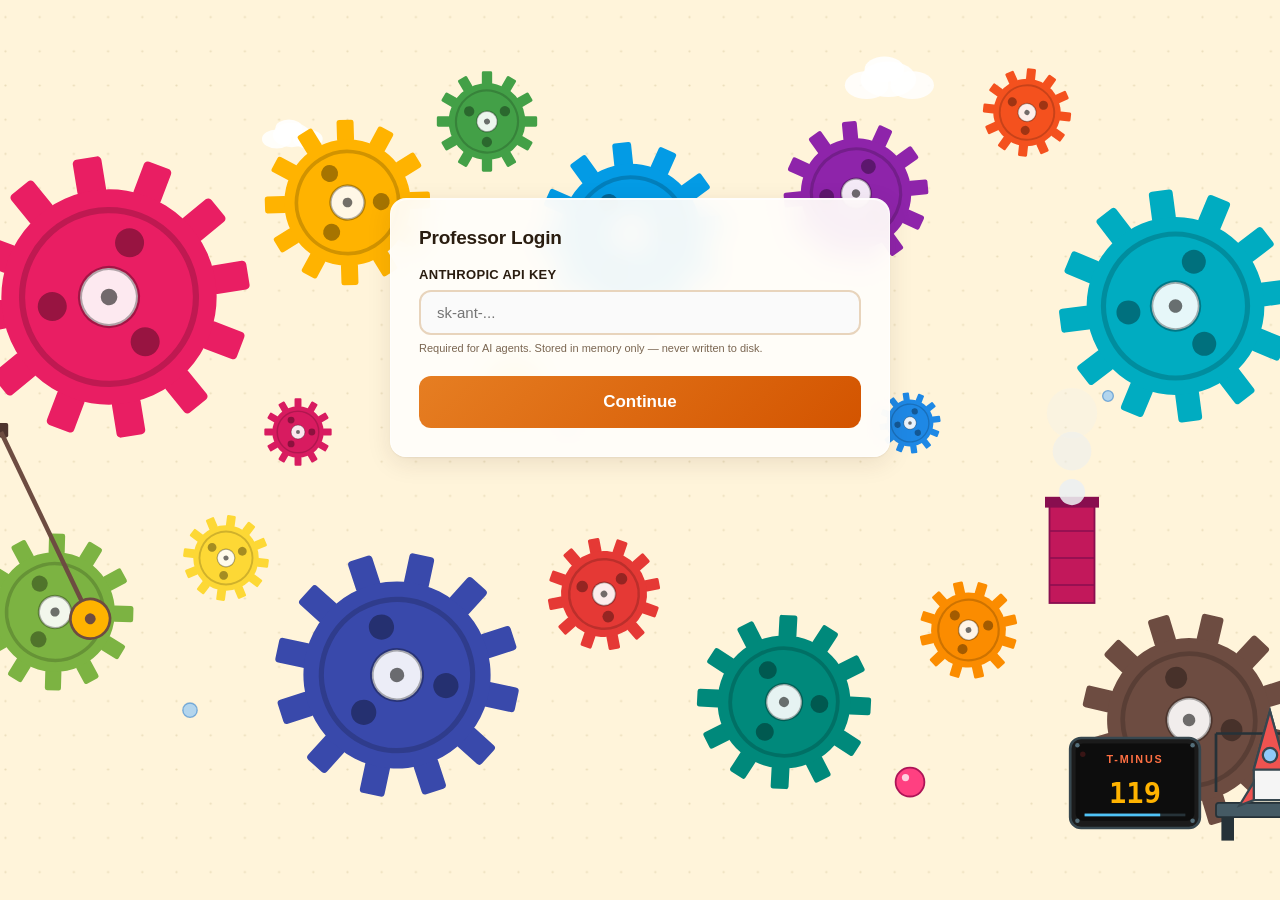
<file: static/index.html>
<!DOCTYPE html>
<html lang="en">
<head>
<meta charset="UTF-8">
<meta name="viewport" content="width=device-width, initial-scale=1.0">
<title>Beer Game</title>
<link rel="stylesheet" href="/static/style.css?v=29">
</head>
<body>

<!-- WebSocket reconnection banner -->
<div id="wsReconnectBanner" style="display:none;position:fixed;top:0;left:0;right:0;z-index:99999;background:#E74C3C;color:white;text-align:center;padding:10px 16px;font-weight:700;font-size:14px;box-shadow:0 2px 8px rgba(0,0,0,0.3)">
    <span id="wsReconnectText">Connection lost. Reconnecting...</span>
</div>

<!-- Animated gear backdrop — only shown on screen-setup (prof API key) and screen-join (student name). -->
<div id="gearBackdrop" class="gear-backdrop" aria-hidden="true">
<svg viewBox="0 0 1600 1000" preserveAspectRatio="xMidYMid slice" xmlns="http://www.w3.org/2000/svg">

    <defs>
        <!-- warm dotted paper background -->
        <pattern id="gbPaper" x="0" y="0" width="38" height="38" patternUnits="userSpaceOnUse">
            <rect width="38" height="38" fill="#FFF4DA"/>
            <circle cx="19" cy="19" r="1.2" fill="#EBDDBA"/>
        </pattern>

        <!-- soft cloud shape -->
        <g id="gbCloud">
            <ellipse cx="0"   cy="0" rx="28" ry="18" fill="#FFFFFF" opacity="0.9"/>
            <ellipse cx="-22" cy="6" rx="22" ry="14" fill="#FFFFFF" opacity="0.85"/>
            <ellipse cx="24"  cy="6" rx="22" ry="14" fill="#FFFFFF" opacity="0.85"/>
            <ellipse cx="-4"  cy="-10" rx="20" ry="13" fill="#FFFFFF" opacity="0.9"/>
        </g>

        <!-- the gear shape (12 teeth) -->
        <g id="gbGear">
            <g fill="currentColor">
                <rect x="-7" y="-68" width="14" height="18" rx="2" transform="rotate(0)"/>
                <rect x="-7" y="-68" width="14" height="18" rx="2" transform="rotate(30)"/>
                <rect x="-7" y="-68" width="14" height="18" rx="2" transform="rotate(60)"/>
                <rect x="-7" y="-68" width="14" height="18" rx="2" transform="rotate(90)"/>
                <rect x="-7" y="-68" width="14" height="18" rx="2" transform="rotate(120)"/>
                <rect x="-7" y="-68" width="14" height="18" rx="2" transform="rotate(150)"/>
                <rect x="-7" y="-68" width="14" height="18" rx="2" transform="rotate(180)"/>
                <rect x="-7" y="-68" width="14" height="18" rx="2" transform="rotate(210)"/>
                <rect x="-7" y="-68" width="14" height="18" rx="2" transform="rotate(240)"/>
                <rect x="-7" y="-68" width="14" height="18" rx="2" transform="rotate(270)"/>
                <rect x="-7" y="-68" width="14" height="18" rx="2" transform="rotate(300)"/>
                <rect x="-7" y="-68" width="14" height="18" rx="2" transform="rotate(330)"/>
            </g>
            <circle cx="0" cy="0" r="52" fill="currentColor"/>
            <circle cx="0" cy="0" r="42" fill="none" stroke="rgba(0,0,0,0.18)" stroke-width="3"/>
            <circle cx="0"   cy="-28" r="7" fill="rgba(0,0,0,0.35)"/>
            <circle cx="24"  cy="14"  r="7" fill="rgba(0,0,0,0.35)"/>
            <circle cx="-24" cy="14"  r="7" fill="rgba(0,0,0,0.35)"/>
            <circle cx="0" cy="0" r="14" fill="rgba(255,255,255,0.9)" stroke="rgba(0,0,0,0.3)" stroke-width="2"/>
            <circle cx="0" cy="0" r="4"  fill="rgba(0,0,0,0.55)"/>
        </g>

        <!-- hot-air balloon -->
        <g id="gbBalloon">
            <ellipse cx="0" cy="-40" rx="46" ry="54" fill="#EF5350"/>
            <path d="M -46 -40 A 46 54 0 0 0 46 -40 L 46 -20 A 46 40 0 0 1 -46 -20 Z" fill="#FFCA28"/>
            <path d="M -46 -20 A 46 40 0 0 0 46 -20 L 30 8 L -30 8 Z" fill="#42A5F5"/>
            <line x1="-22" y1="8"  x2="-14" y2="42" stroke="#5D4037" stroke-width="2"/>
            <line x1="22"  y1="8"  x2="14"  y2="42" stroke="#5D4037" stroke-width="2"/>
            <rect x="-18" y="42" width="36" height="22" rx="3" fill="#8D6E63" stroke="#4E342E" stroke-width="2"/>
            <rect x="-18" y="42" width="36" height="5" fill="#4E342E"/>
        </g>

        <!-- little rocket (slightly bigger than v2) -->
        <g id="gbRocket">
            <path d="M 0 -65 L 18 0 L 18 34 L -18 34 L -18 0 Z" fill="#F5F5F5" stroke="#37474F" stroke-width="2.5"/>
            <path d="M 0 -65 L 18 0 L -18 0 Z" fill="#EF5350" stroke="#37474F" stroke-width="2.5"/>
            <circle cx="0" cy="-16" r="8" fill="#90CAF9" stroke="#37474F" stroke-width="2.5"/>
            <path d="M -18 14 L -34 40 L -18 34 Z" fill="#EF5350" stroke="#37474F" stroke-width="2.5"/>
            <path d="M 18 14 L 34 40 L 18 34 Z" fill="#EF5350" stroke="#37474F" stroke-width="2.5"/>
            <!-- flame (only shows when launching — made with animate on opacity) -->
            <g>
                <path d="M -13 34 Q 0 78 13 34 Z" fill="#FFB300">
                    <animate attributeName="opacity" values="0;0;1;1;0" keyTimes="0;0.94;0.95;1;1" dur="120s" repeatCount="indefinite"/>
                </path>
                <path d="M -8 34 Q 0 62 8 34 Z" fill="#FFEB3B">
                    <animate attributeName="opacity" values="0;0;1;1;0" keyTimes="0;0.94;0.95;1;1" dur="120s" repeatCount="indefinite"/>
                </path>
            </g>
        </g>

        <!-- tiny bird silhouette -->
        <g id="gbBird">
            <path d="M -14 0 Q -7 -10 0 0 Q 7 -10 14 0" fill="none" stroke="#37474F" stroke-width="3" stroke-linecap="round"/>
        </g>

        <!-- star sparkle -->
        <g id="gbSparkle">
            <path d="M 0 -10 L 2 -2 L 10 0 L 2 2 L 0 10 L -2 2 L -10 0 L -2 -2 Z" fill="#FFD54F"/>
        </g>
    </defs>

    <rect width="1600" height="1000" fill="url(#gbPaper)"/>

    <!-- lazy clouds (continuous, slow) -->
    <g>
        <animateTransform attributeName="transform" type="translate" from="-120 0" to="1720 0" dur="90s" repeatCount="indefinite"/>
        <use href="#gbCloud" x="0" y="120"/>
    </g>
    <g>
        <animateTransform attributeName="transform" type="translate" from="-200 0" to="1720 0" dur="130s" repeatCount="indefinite" begin="-40s"/>
        <use href="#gbCloud" x="0" y="200" transform="scale(0.75)"/>
    </g>
    <g>
        <animateTransform attributeName="transform" type="translate" from="-120 0" to="1720 0" dur="110s" repeatCount="indefinite" begin="-70s"/>
        <use href="#gbCloud" x="0" y="80" transform="scale(1.1)"/>
    </g>

    <!-- ═══════════════════════════════════════════════
         GEAR CLUSTER — 17 gears, alternating directions
         ═══════════════════════════════════════════════ -->

    <g transform="translate(210, 330)"><g>
        <animateTransform attributeName="transform" type="rotate" from="0 0 0" to="360 0 0" dur="26s" repeatCount="indefinite"/>
        <g transform="scale(2.3)"><use href="#gbGear" style="color:#E91E63"/></g>
    </g></g>

    <g transform="translate(475, 225)"><g>
        <animateTransform attributeName="transform" type="rotate" from="360 0 0" to="0 0 0" dur="17s" repeatCount="indefinite"/>
        <g transform="scale(1.35)"><use href="#gbGear" style="color:#FFB300"/></g>
    </g></g>

    <g transform="translate(630, 135)"><g>
        <animateTransform attributeName="transform" type="rotate" from="0 0 0" to="360 0 0" dur="9s" repeatCount="indefinite"/>
        <g transform="scale(0.82)"><use href="#gbGear" style="color:#43A047"/></g>
    </g></g>

    <g transform="translate(790, 260)"><g>
        <animateTransform attributeName="transform" type="rotate" from="360 0 0" to="0 0 0" dur="15s" repeatCount="indefinite"/>
        <g transform="scale(1.5)"><use href="#gbGear" style="color:#039BE5"/></g>
    </g></g>

    <g transform="translate(1040, 215)"><g>
        <animateTransform attributeName="transform" type="rotate" from="0 0 0" to="360 0 0" dur="22s" repeatCount="indefinite"/>
        <g transform="scale(1.18)"><use href="#gbGear" style="color:#8E24AA"/></g>
    </g></g>

    <g transform="translate(1230, 125)"><g>
        <animateTransform attributeName="transform" type="rotate" from="360 0 0" to="0 0 0" dur="10s" repeatCount="indefinite"/>
        <g transform="scale(0.72)"><use href="#gbGear" style="color:#F4511E"/></g>
    </g></g>

    <g transform="translate(1395, 340)"><g>
        <animateTransform attributeName="transform" type="rotate" from="0 0 0" to="360 0 0" dur="24s" repeatCount="indefinite"/>
        <g transform="scale(1.9)"><use href="#gbGear" style="color:#00ACC1"/></g>
    </g></g>

    <g transform="translate(150, 680)"><g>
        <animateTransform attributeName="transform" type="rotate" from="360 0 0" to="0 0 0" dur="19s" repeatCount="indefinite"/>
        <g transform="scale(1.28)"><use href="#gbGear" style="color:#7CB342"/></g>
    </g></g>

    <g transform="translate(340, 620)"><g>
        <animateTransform attributeName="transform" type="rotate" from="0 0 0" to="360 0 0" dur="8s" repeatCount="indefinite"/>
        <g transform="scale(0.7)"><use href="#gbGear" style="color:#FDD835"/></g>
    </g></g>

    <g transform="translate(530, 750)"><g>
        <animateTransform attributeName="transform" type="rotate" from="360 0 0" to="0 0 0" dur="30s" repeatCount="indefinite"/>
        <g transform="scale(2.0)"><use href="#gbGear" style="color:#3949AB"/></g>
    </g></g>

    <g transform="translate(760, 660)"><g>
        <animateTransform attributeName="transform" type="rotate" from="0 0 0" to="360 0 0" dur="11s" repeatCount="indefinite"/>
        <g transform="scale(0.92)"><use href="#gbGear" style="color:#E53935"/></g>
    </g></g>

    <g transform="translate(960, 780)"><g>
        <animateTransform attributeName="transform" type="rotate" from="360 0 0" to="0 0 0" dur="20s" repeatCount="indefinite"/>
        <g transform="scale(1.42)"><use href="#gbGear" style="color:#00897B"/></g>
    </g></g>

    <g transform="translate(1165, 700)"><g>
        <animateTransform attributeName="transform" type="rotate" from="0 0 0" to="360 0 0" dur="7s" repeatCount="indefinite"/>
        <g transform="scale(0.8)"><use href="#gbGear" style="color:#FB8C00"/></g>
    </g></g>

    <g transform="translate(1410, 800)"><g>
        <animateTransform attributeName="transform" type="rotate" from="360 0 0" to="0 0 0" dur="32s" repeatCount="indefinite"/>
        <g transform="scale(1.75)"><use href="#gbGear" style="color:#6D4C41"/></g>
    </g></g>

    <!-- three tiny helper gears -->
    <g transform="translate(420, 480)"><g>
        <animateTransform attributeName="transform" type="rotate" from="0 0 0" to="360 0 0" dur="6s" repeatCount="indefinite"/>
        <g transform="scale(0.55)"><use href="#gbGear" style="color:#D81B60"/></g>
    </g></g>
    <g transform="translate(1100, 470)"><g>
        <animateTransform attributeName="transform" type="rotate" from="360 0 0" to="0 0 0" dur="5.5s" repeatCount="indefinite"/>
        <g transform="scale(0.5)"><use href="#gbGear" style="color:#1E88E5"/></g>
    </g></g>
    <g transform="translate(660, 430)"><g>
        <animateTransform attributeName="transform" type="rotate" from="0 0 0" to="360 0 0" dur="6.5s" repeatCount="indefinite"/>
        <g transform="scale(0.48)"><use href="#gbGear" style="color:#FFEB3B"/></g>
    </g></g>

    <!-- ═══════════════════════════════════════════════
         PENDULUM CLOCK (swings forever)
         ═══════════════════════════════════════════════ -->
    <g transform="translate(90, 480)">
        <rect x="-8" y="-10" width="16" height="16" rx="2" fill="#4E342E"/>
        <g>
            <animateTransform attributeName="transform" type="rotate"
                values="35 0 0; -35 0 0; 35 0 0"
                keyTimes="0; 0.5; 1"
                calcMode="spline"
                keySplines="0.4 0 0.6 1 ; 0.4 0 0.6 1"
                dur="2.4s" repeatCount="indefinite"/>
            <line x1="0" y1="0" x2="0" y2="220" stroke="#6D4C41" stroke-width="5"/>
            <circle cx="0" cy="230" r="22" fill="#FFB300" stroke="#6D4C41" stroke-width="3"/>
            <circle cx="0" cy="230" r="6"  fill="#6D4C41"/>
        </g>
    </g>

    <!-- ═══════════════════════════════════════════════
         CHIMNEY WITH STEAM PUFFS (continuous)
         ═══════════════════════════════════════════════ -->
    <g transform="translate(1280, 560)">
        <!-- brick chimney -->
        <rect x="-25" y="0"  width="50" height="110" fill="#C2185B" stroke="#880E4F" stroke-width="2"/>
        <rect x="-30" y="-8" width="60" height="12"  fill="#880E4F"/>
        <line x1="-25" y1="30" x2="25" y2="30" stroke="#880E4F" stroke-width="1.5"/>
        <line x1="-25" y1="60" x2="25" y2="60" stroke="#880E4F" stroke-width="1.5"/>
        <line x1="-25" y1="90" x2="25" y2="90" stroke="#880E4F" stroke-width="1.5"/>

        <!-- three staggered steam puffs -->
        <g>
            <circle cx="0" cy="0" r="18" fill="#ECEFF1">
                <animate attributeName="cy" values="-10; -140" dur="4s" repeatCount="indefinite"/>
                <animate attributeName="r"  values="14; 34"  dur="4s" repeatCount="indefinite"/>
                <animate attributeName="opacity" values="0.9; 0" dur="4s" repeatCount="indefinite"/>
            </circle>
        </g>
        <g>
            <circle cx="0" cy="0" r="18" fill="#ECEFF1">
                <animate attributeName="cy" values="-10; -140" dur="4s" repeatCount="indefinite" begin="-1.3s"/>
                <animate attributeName="r"  values="14; 34"  dur="4s" repeatCount="indefinite" begin="-1.3s"/>
                <animate attributeName="opacity" values="0.9; 0" dur="4s" repeatCount="indefinite" begin="-1.3s"/>
            </circle>
        </g>
        <g>
            <circle cx="0" cy="0" r="18" fill="#ECEFF1">
                <animate attributeName="cy" values="-10; -140" dur="4s" repeatCount="indefinite" begin="-2.6s"/>
                <animate attributeName="r"  values="14; 34"  dur="4s" repeatCount="indefinite" begin="-2.6s"/>
                <animate attributeName="opacity" values="0.9; 0" dur="4s" repeatCount="indefinite" begin="-2.6s"/>
            </circle>
        </g>
    </g>

    <!-- ═══════════════════════════════════════════════
         BOUNCING BALL (continuous)
         ═══════════════════════════════════════════════ -->
    <g transform="translate(1100, 880)">
        <g>
            <animateTransform attributeName="transform" type="translate"
                values="0 0 ; 0 -160 ; 0 0"
                keyTimes="0; 0.5; 1"
                calcMode="spline"
                keySplines="0.3 0 0.3 1 ; 0.7 0 0.7 1"
                dur="1.6s" repeatCount="indefinite"/>
            <circle r="16" fill="#FF4081" stroke="#AD1457" stroke-width="2"/>
            <circle cx="-5" cy="-5" r="4" fill="rgba(255,255,255,0.75)"/>
        </g>
    </g>

    <!-- ═══════════════════════════════════════════════
         FLOATING BUBBLES (continuous, rising & fading)
         ═══════════════════════════════════════════════ -->
    <g>
        <circle cx="300" cy="920" r="8" fill="rgba(100,180,255,0.55)" stroke="rgba(0,100,200,0.5)" stroke-width="1.5">
            <animate attributeName="cy" values="920; -40" dur="11s" repeatCount="indefinite"/>
            <animate attributeName="opacity" values="0; 0.9; 0.9; 0" keyTimes="0; 0.1; 0.8; 1" dur="11s" repeatCount="indefinite"/>
        </circle>
    </g>
    <g>
        <circle cx="720" cy="920" r="10" fill="rgba(100,180,255,0.55)" stroke="rgba(0,100,200,0.5)" stroke-width="1.5">
            <animate attributeName="cy" values="920; -40" dur="14s" repeatCount="indefinite" begin="-5s"/>
            <animate attributeName="opacity" values="0; 0.9; 0.9; 0" keyTimes="0; 0.1; 0.8; 1" dur="14s" repeatCount="indefinite" begin="-5s"/>
        </circle>
    </g>
    <g>
        <circle cx="1320" cy="920" r="6" fill="rgba(100,180,255,0.55)" stroke="rgba(0,100,200,0.5)" stroke-width="1.5">
            <animate attributeName="cy" values="920; -40" dur="9s" repeatCount="indefinite" begin="-3s"/>
            <animate attributeName="opacity" values="0; 0.9; 0.9; 0" keyTimes="0; 0.1; 0.8; 1" dur="9s" repeatCount="indefinite" begin="-3s"/>
        </circle>
    </g>
    <g>
        <circle cx="1540" cy="920" r="12" fill="rgba(100,180,255,0.55)" stroke="rgba(0,100,200,0.5)" stroke-width="1.5">
            <animate attributeName="cy" values="920; -40" dur="16s" repeatCount="indefinite" begin="-8s"/>
            <animate attributeName="opacity" values="0; 0.9; 0.9; 0" keyTimes="0; 0.1; 0.8; 1" dur="16s" repeatCount="indefinite" begin="-8s"/>
        </circle>
    </g>

    <!-- ═══════════════════════════════════════════════
         EVENT EVERY 60 SECONDS — hot-air balloon glides
         across the sky. Visible ~8s per minute.
         ═══════════════════════════════════════════════ -->
    <g>
        <animateTransform attributeName="transform" type="translate"
            values="-120 180 ; -120 180 ; 1720 130 ; 1720 130"
            keyTimes="0; 0.05; 0.18; 1"
            dur="60s" repeatCount="indefinite"/>
        <g>
            <!-- gentle up-down bob while flying -->
            <animateTransform attributeName="transform" type="translate"
                values="0 0; 0 -10; 0 0" dur="3s" repeatCount="indefinite" additive="sum"/>
            <use href="#gbBalloon"/>
        </g>
    </g>

    <!-- a few sparkles drifting behind the balloon (also 60s cycle) -->
    <g>
        <animateTransform attributeName="transform" type="translate"
            values="-80 210 ; -80 210 ; 1700 160 ; 1700 160"
            keyTimes="0; 0.06; 0.22; 1"
            dur="60s" repeatCount="indefinite"/>
        <use href="#gbSparkle">
            <animateTransform attributeName="transform" type="rotate"
                from="0 0 0" to="360 0 0" dur="4s" repeatCount="indefinite"/>
        </use>
    </g>

    <!-- ═══════════════════════════════════════════════
         EVENT EVERY 120 SECONDS — rocket launches from
         the bottom-right platform. Visible ~6s of 120s.
         ═══════════════════════════════════════════════ -->

    <!-- launch pad (static, always visible) -->
    <g transform="translate(1500, 900)">
        <rect x="-60" y="-8" width="120" height="16" rx="3" fill="#455A64" stroke="#263238" stroke-width="2"/>
        <rect x="-54" y="8"  width="14" height="26" fill="#263238"/>
        <rect x="40"  y="8"  width="14" height="26" fill="#263238"/>
        <line x1="-60" y1="-20" x2="-60" y2="-85" stroke="#263238" stroke-width="3"/>
        <line x1="60"  y1="-20" x2="60"  y2="-85" stroke="#263238" stroke-width="3"/>
        <line x1="-60" y1="-85" x2="60"  y2="-85" stroke="#263238" stroke-width="3"/>
    </g>

    <!-- T-MINUS countdown display beside the launch pad -->
    <g transform="translate(1350, 870)">
        <!-- digital display frame -->
        <rect x="-72" y="-50" width="144" height="100" rx="12" fill="#1B1B1B" stroke="#37474F" stroke-width="3"/>
        <rect x="-66" y="-44" width="132" height="86" rx="8" fill="#0D0D0D"/>
        <!-- bolts in corners -->
        <circle cx="-64" cy="-42" r="2.5" fill="#546E7A"/>
        <circle cx="64"  cy="-42" r="2.5" fill="#546E7A"/>
        <circle cx="-64" cy="42"  r="2.5" fill="#546E7A"/>
        <circle cx="64"  cy="42"  r="2.5" fill="#546E7A"/>
        <!-- T-MINUS label -->
        <text x="0" y="-22" text-anchor="middle" font-size="12" fill="#FF7043" font-weight="bold" font-family="Arial" letter-spacing="2">T-MINUS</text>

        <!-- Countdown: 121 slots (120..0), each ~0.9917s of the 120s cycle.
             Rocket launches at keyTime 0.991736 when "0" appears. -->
        <g font-weight="bold" font-family="ui-monospace, Menlo, monospace" text-anchor="middle">
            <text x="0" y="22" font-size="32" fill="#FFB300" opacity="0">120<animate attributeName="opacity" values="0;0;1;1;0;0" keyTimes="0;0.000000;0.000000;0.008264;0.008264;1" dur="120s" repeatCount="indefinite"/></text>
            <text x="0" y="22" font-size="32" fill="#FFB300" opacity="0">119<animate attributeName="opacity" values="0;0;1;1;0;0" keyTimes="0;0.008264;0.008264;0.016529;0.016529;1" dur="120s" repeatCount="indefinite"/></text>
            <text x="0" y="22" font-size="32" fill="#FFB300" opacity="0">118<animate attributeName="opacity" values="0;0;1;1;0;0" keyTimes="0;0.016529;0.016529;0.024793;0.024793;1" dur="120s" repeatCount="indefinite"/></text>
            <text x="0" y="22" font-size="32" fill="#FFB300" opacity="0">117<animate attributeName="opacity" values="0;0;1;1;0;0" keyTimes="0;0.024793;0.024793;0.033058;0.033058;1" dur="120s" repeatCount="indefinite"/></text>
            <text x="0" y="22" font-size="32" fill="#FFB300" opacity="0">116<animate attributeName="opacity" values="0;0;1;1;0;0" keyTimes="0;0.033058;0.033058;0.041322;0.041322;1" dur="120s" repeatCount="indefinite"/></text>
            <text x="0" y="22" font-size="32" fill="#FFB300" opacity="0">115<animate attributeName="opacity" values="0;0;1;1;0;0" keyTimes="0;0.041322;0.041322;0.049587;0.049587;1" dur="120s" repeatCount="indefinite"/></text>
            <text x="0" y="22" font-size="32" fill="#FFB300" opacity="0">114<animate attributeName="opacity" values="0;0;1;1;0;0" keyTimes="0;0.049587;0.049587;0.057851;0.057851;1" dur="120s" repeatCount="indefinite"/></text>
            <text x="0" y="22" font-size="32" fill="#FFB300" opacity="0">113<animate attributeName="opacity" values="0;0;1;1;0;0" keyTimes="0;0.057851;0.057851;0.066116;0.066116;1" dur="120s" repeatCount="indefinite"/></text>
            <text x="0" y="22" font-size="32" fill="#FFB300" opacity="0">112<animate attributeName="opacity" values="0;0;1;1;0;0" keyTimes="0;0.066116;0.066116;0.074380;0.074380;1" dur="120s" repeatCount="indefinite"/></text>
            <text x="0" y="22" font-size="32" fill="#FFB300" opacity="0">111<animate attributeName="opacity" values="0;0;1;1;0;0" keyTimes="0;0.074380;0.074380;0.082645;0.082645;1" dur="120s" repeatCount="indefinite"/></text>
            <text x="0" y="22" font-size="32" fill="#FFB300" opacity="0">110<animate attributeName="opacity" values="0;0;1;1;0;0" keyTimes="0;0.082645;0.082645;0.090909;0.090909;1" dur="120s" repeatCount="indefinite"/></text>
            <text x="0" y="22" font-size="32" fill="#FFB300" opacity="0">109<animate attributeName="opacity" values="0;0;1;1;0;0" keyTimes="0;0.090909;0.090909;0.099174;0.099174;1" dur="120s" repeatCount="indefinite"/></text>
            <text x="0" y="22" font-size="32" fill="#FFB300" opacity="0">108<animate attributeName="opacity" values="0;0;1;1;0;0" keyTimes="0;0.099174;0.099174;0.107438;0.107438;1" dur="120s" repeatCount="indefinite"/></text>
            <text x="0" y="22" font-size="32" fill="#FFB300" opacity="0">107<animate attributeName="opacity" values="0;0;1;1;0;0" keyTimes="0;0.107438;0.107438;0.115702;0.115702;1" dur="120s" repeatCount="indefinite"/></text>
            <text x="0" y="22" font-size="32" fill="#FFB300" opacity="0">106<animate attributeName="opacity" values="0;0;1;1;0;0" keyTimes="0;0.115702;0.115702;0.123967;0.123967;1" dur="120s" repeatCount="indefinite"/></text>
            <text x="0" y="22" font-size="32" fill="#FFB300" opacity="0">105<animate attributeName="opacity" values="0;0;1;1;0;0" keyTimes="0;0.123967;0.123967;0.132231;0.132231;1" dur="120s" repeatCount="indefinite"/></text>
            <text x="0" y="22" font-size="32" fill="#FFB300" opacity="0">104<animate attributeName="opacity" values="0;0;1;1;0;0" keyTimes="0;0.132231;0.132231;0.140496;0.140496;1" dur="120s" repeatCount="indefinite"/></text>
            <text x="0" y="22" font-size="32" fill="#FFB300" opacity="0">103<animate attributeName="opacity" values="0;0;1;1;0;0" keyTimes="0;0.140496;0.140496;0.148760;0.148760;1" dur="120s" repeatCount="indefinite"/></text>
            <text x="0" y="22" font-size="32" fill="#FFB300" opacity="0">102<animate attributeName="opacity" values="0;0;1;1;0;0" keyTimes="0;0.148760;0.148760;0.157025;0.157025;1" dur="120s" repeatCount="indefinite"/></text>
            <text x="0" y="22" font-size="32" fill="#FFB300" opacity="0">101<animate attributeName="opacity" values="0;0;1;1;0;0" keyTimes="0;0.157025;0.157025;0.165289;0.165289;1" dur="120s" repeatCount="indefinite"/></text>
            <text x="0" y="22" font-size="32" fill="#FFB300" opacity="0">100<animate attributeName="opacity" values="0;0;1;1;0;0" keyTimes="0;0.165289;0.165289;0.173554;0.173554;1" dur="120s" repeatCount="indefinite"/></text>
            <text x="0" y="22" font-size="32" fill="#FFB300" opacity="0">99<animate attributeName="opacity" values="0;0;1;1;0;0" keyTimes="0;0.173554;0.173554;0.181818;0.181818;1" dur="120s" repeatCount="indefinite"/></text>
            <text x="0" y="22" font-size="32" fill="#FFB300" opacity="0">98<animate attributeName="opacity" values="0;0;1;1;0;0" keyTimes="0;0.181818;0.181818;0.190083;0.190083;1" dur="120s" repeatCount="indefinite"/></text>
            <text x="0" y="22" font-size="32" fill="#FFB300" opacity="0">97<animate attributeName="opacity" values="0;0;1;1;0;0" keyTimes="0;0.190083;0.190083;0.198347;0.198347;1" dur="120s" repeatCount="indefinite"/></text>
            <text x="0" y="22" font-size="32" fill="#FFB300" opacity="0">96<animate attributeName="opacity" values="0;0;1;1;0;0" keyTimes="0;0.198347;0.198347;0.206612;0.206612;1" dur="120s" repeatCount="indefinite"/></text>
            <text x="0" y="22" font-size="32" fill="#FFB300" opacity="0">95<animate attributeName="opacity" values="0;0;1;1;0;0" keyTimes="0;0.206612;0.206612;0.214876;0.214876;1" dur="120s" repeatCount="indefinite"/></text>
            <text x="0" y="22" font-size="32" fill="#FFB300" opacity="0">94<animate attributeName="opacity" values="0;0;1;1;0;0" keyTimes="0;0.214876;0.214876;0.223140;0.223140;1" dur="120s" repeatCount="indefinite"/></text>
            <text x="0" y="22" font-size="32" fill="#FFB300" opacity="0">93<animate attributeName="opacity" values="0;0;1;1;0;0" keyTimes="0;0.223140;0.223140;0.231405;0.231405;1" dur="120s" repeatCount="indefinite"/></text>
            <text x="0" y="22" font-size="32" fill="#FFB300" opacity="0">92<animate attributeName="opacity" values="0;0;1;1;0;0" keyTimes="0;0.231405;0.231405;0.239669;0.239669;1" dur="120s" repeatCount="indefinite"/></text>
            <text x="0" y="22" font-size="32" fill="#FFB300" opacity="0">91<animate attributeName="opacity" values="0;0;1;1;0;0" keyTimes="0;0.239669;0.239669;0.247934;0.247934;1" dur="120s" repeatCount="indefinite"/></text>
            <text x="0" y="22" font-size="32" fill="#FFB300" opacity="0">90<animate attributeName="opacity" values="0;0;1;1;0;0" keyTimes="0;0.247934;0.247934;0.256198;0.256198;1" dur="120s" repeatCount="indefinite"/></text>
            <text x="0" y="22" font-size="32" fill="#FFB300" opacity="0">89<animate attributeName="opacity" values="0;0;1;1;0;0" keyTimes="0;0.256198;0.256198;0.264463;0.264463;1" dur="120s" repeatCount="indefinite"/></text>
            <text x="0" y="22" font-size="32" fill="#FFB300" opacity="0">88<animate attributeName="opacity" values="0;0;1;1;0;0" keyTimes="0;0.264463;0.264463;0.272727;0.272727;1" dur="120s" repeatCount="indefinite"/></text>
            <text x="0" y="22" font-size="32" fill="#FFB300" opacity="0">87<animate attributeName="opacity" values="0;0;1;1;0;0" keyTimes="0;0.272727;0.272727;0.280992;0.280992;1" dur="120s" repeatCount="indefinite"/></text>
            <text x="0" y="22" font-size="32" fill="#FFB300" opacity="0">86<animate attributeName="opacity" values="0;0;1;1;0;0" keyTimes="0;0.280992;0.280992;0.289256;0.289256;1" dur="120s" repeatCount="indefinite"/></text>
            <text x="0" y="22" font-size="32" fill="#FFB300" opacity="0">85<animate attributeName="opacity" values="0;0;1;1;0;0" keyTimes="0;0.289256;0.289256;0.297521;0.297521;1" dur="120s" repeatCount="indefinite"/></text>
            <text x="0" y="22" font-size="32" fill="#FFB300" opacity="0">84<animate attributeName="opacity" values="0;0;1;1;0;0" keyTimes="0;0.297521;0.297521;0.305785;0.305785;1" dur="120s" repeatCount="indefinite"/></text>
            <text x="0" y="22" font-size="32" fill="#FFB300" opacity="0">83<animate attributeName="opacity" values="0;0;1;1;0;0" keyTimes="0;0.305785;0.305785;0.314050;0.314050;1" dur="120s" repeatCount="indefinite"/></text>
            <text x="0" y="22" font-size="32" fill="#FFB300" opacity="0">82<animate attributeName="opacity" values="0;0;1;1;0;0" keyTimes="0;0.314050;0.314050;0.322314;0.322314;1" dur="120s" repeatCount="indefinite"/></text>
            <text x="0" y="22" font-size="32" fill="#FFB300" opacity="0">81<animate attributeName="opacity" values="0;0;1;1;0;0" keyTimes="0;0.322314;0.322314;0.330579;0.330579;1" dur="120s" repeatCount="indefinite"/></text>
            <text x="0" y="22" font-size="32" fill="#FFB300" opacity="0">80<animate attributeName="opacity" values="0;0;1;1;0;0" keyTimes="0;0.330579;0.330579;0.338843;0.338843;1" dur="120s" repeatCount="indefinite"/></text>
            <text x="0" y="22" font-size="32" fill="#FFB300" opacity="0">79<animate attributeName="opacity" values="0;0;1;1;0;0" keyTimes="0;0.338843;0.338843;0.347107;0.347107;1" dur="120s" repeatCount="indefinite"/></text>
            <text x="0" y="22" font-size="32" fill="#FFB300" opacity="0">78<animate attributeName="opacity" values="0;0;1;1;0;0" keyTimes="0;0.347107;0.347107;0.355372;0.355372;1" dur="120s" repeatCount="indefinite"/></text>
            <text x="0" y="22" font-size="32" fill="#FFB300" opacity="0">77<animate attributeName="opacity" values="0;0;1;1;0;0" keyTimes="0;0.355372;0.355372;0.363636;0.363636;1" dur="120s" repeatCount="indefinite"/></text>
            <text x="0" y="22" font-size="32" fill="#FFB300" opacity="0">76<animate attributeName="opacity" values="0;0;1;1;0;0" keyTimes="0;0.363636;0.363636;0.371901;0.371901;1" dur="120s" repeatCount="indefinite"/></text>
            <text x="0" y="22" font-size="32" fill="#FFB300" opacity="0">75<animate attributeName="opacity" values="0;0;1;1;0;0" keyTimes="0;0.371901;0.371901;0.380165;0.380165;1" dur="120s" repeatCount="indefinite"/></text>
            <text x="0" y="22" font-size="32" fill="#FFB300" opacity="0">74<animate attributeName="opacity" values="0;0;1;1;0;0" keyTimes="0;0.380165;0.380165;0.388430;0.388430;1" dur="120s" repeatCount="indefinite"/></text>
            <text x="0" y="22" font-size="32" fill="#FFB300" opacity="0">73<animate attributeName="opacity" values="0;0;1;1;0;0" keyTimes="0;0.388430;0.388430;0.396694;0.396694;1" dur="120s" repeatCount="indefinite"/></text>
            <text x="0" y="22" font-size="32" fill="#FFB300" opacity="0">72<animate attributeName="opacity" values="0;0;1;1;0;0" keyTimes="0;0.396694;0.396694;0.404959;0.404959;1" dur="120s" repeatCount="indefinite"/></text>
            <text x="0" y="22" font-size="32" fill="#FFB300" opacity="0">71<animate attributeName="opacity" values="0;0;1;1;0;0" keyTimes="0;0.404959;0.404959;0.413223;0.413223;1" dur="120s" repeatCount="indefinite"/></text>
            <text x="0" y="22" font-size="32" fill="#FFB300" opacity="0">70<animate attributeName="opacity" values="0;0;1;1;0;0" keyTimes="0;0.413223;0.413223;0.421488;0.421488;1" dur="120s" repeatCount="indefinite"/></text>
            <text x="0" y="22" font-size="32" fill="#FFB300" opacity="0">69<animate attributeName="opacity" values="0;0;1;1;0;0" keyTimes="0;0.421488;0.421488;0.429752;0.429752;1" dur="120s" repeatCount="indefinite"/></text>
            <text x="0" y="22" font-size="32" fill="#FFB300" opacity="0">68<animate attributeName="opacity" values="0;0;1;1;0;0" keyTimes="0;0.429752;0.429752;0.438017;0.438017;1" dur="120s" repeatCount="indefinite"/></text>
            <text x="0" y="22" font-size="32" fill="#FFB300" opacity="0">67<animate attributeName="opacity" values="0;0;1;1;0;0" keyTimes="0;0.438017;0.438017;0.446281;0.446281;1" dur="120s" repeatCount="indefinite"/></text>
            <text x="0" y="22" font-size="32" fill="#FFB300" opacity="0">66<animate attributeName="opacity" values="0;0;1;1;0;0" keyTimes="0;0.446281;0.446281;0.454545;0.454545;1" dur="120s" repeatCount="indefinite"/></text>
            <text x="0" y="22" font-size="32" fill="#FFB300" opacity="0">65<animate attributeName="opacity" values="0;0;1;1;0;0" keyTimes="0;0.454545;0.454545;0.462810;0.462810;1" dur="120s" repeatCount="indefinite"/></text>
            <text x="0" y="22" font-size="32" fill="#FFB300" opacity="0">64<animate attributeName="opacity" values="0;0;1;1;0;0" keyTimes="0;0.462810;0.462810;0.471074;0.471074;1" dur="120s" repeatCount="indefinite"/></text>
            <text x="0" y="22" font-size="32" fill="#FFB300" opacity="0">63<animate attributeName="opacity" values="0;0;1;1;0;0" keyTimes="0;0.471074;0.471074;0.479339;0.479339;1" dur="120s" repeatCount="indefinite"/></text>
            <text x="0" y="22" font-size="32" fill="#FFB300" opacity="0">62<animate attributeName="opacity" values="0;0;1;1;0;0" keyTimes="0;0.479339;0.479339;0.487603;0.487603;1" dur="120s" repeatCount="indefinite"/></text>
            <text x="0" y="22" font-size="32" fill="#FFB300" opacity="0">61<animate attributeName="opacity" values="0;0;1;1;0;0" keyTimes="0;0.487603;0.487603;0.495868;0.495868;1" dur="120s" repeatCount="indefinite"/></text>
            <text x="0" y="22" font-size="32" fill="#FFB300" opacity="0">60<animate attributeName="opacity" values="0;0;1;1;0;0" keyTimes="0;0.495868;0.495868;0.504132;0.504132;1" dur="120s" repeatCount="indefinite"/></text>
            <text x="0" y="22" font-size="32" fill="#FFB300" opacity="0">59<animate attributeName="opacity" values="0;0;1;1;0;0" keyTimes="0;0.504132;0.504132;0.512397;0.512397;1" dur="120s" repeatCount="indefinite"/></text>
            <text x="0" y="22" font-size="32" fill="#FFB300" opacity="0">58<animate attributeName="opacity" values="0;0;1;1;0;0" keyTimes="0;0.512397;0.512397;0.520661;0.520661;1" dur="120s" repeatCount="indefinite"/></text>
            <text x="0" y="22" font-size="32" fill="#FFB300" opacity="0">57<animate attributeName="opacity" values="0;0;1;1;0;0" keyTimes="0;0.520661;0.520661;0.528926;0.528926;1" dur="120s" repeatCount="indefinite"/></text>
            <text x="0" y="22" font-size="32" fill="#FFB300" opacity="0">56<animate attributeName="opacity" values="0;0;1;1;0;0" keyTimes="0;0.528926;0.528926;0.537190;0.537190;1" dur="120s" repeatCount="indefinite"/></text>
            <text x="0" y="22" font-size="32" fill="#FFB300" opacity="0">55<animate attributeName="opacity" values="0;0;1;1;0;0" keyTimes="0;0.537190;0.537190;0.545455;0.545455;1" dur="120s" repeatCount="indefinite"/></text>
            <text x="0" y="22" font-size="32" fill="#FFB300" opacity="0">54<animate attributeName="opacity" values="0;0;1;1;0;0" keyTimes="0;0.545455;0.545455;0.553719;0.553719;1" dur="120s" repeatCount="indefinite"/></text>
            <text x="0" y="22" font-size="32" fill="#FFB300" opacity="0">53<animate attributeName="opacity" values="0;0;1;1;0;0" keyTimes="0;0.553719;0.553719;0.561983;0.561983;1" dur="120s" repeatCount="indefinite"/></text>
            <text x="0" y="22" font-size="32" fill="#FFB300" opacity="0">52<animate attributeName="opacity" values="0;0;1;1;0;0" keyTimes="0;0.561983;0.561983;0.570248;0.570248;1" dur="120s" repeatCount="indefinite"/></text>
            <text x="0" y="22" font-size="32" fill="#FFB300" opacity="0">51<animate attributeName="opacity" values="0;0;1;1;0;0" keyTimes="0;0.570248;0.570248;0.578512;0.578512;1" dur="120s" repeatCount="indefinite"/></text>
            <text x="0" y="22" font-size="32" fill="#FFB300" opacity="0">50<animate attributeName="opacity" values="0;0;1;1;0;0" keyTimes="0;0.578512;0.578512;0.586777;0.586777;1" dur="120s" repeatCount="indefinite"/></text>
            <text x="0" y="22" font-size="32" fill="#FFB300" opacity="0">49<animate attributeName="opacity" values="0;0;1;1;0;0" keyTimes="0;0.586777;0.586777;0.595041;0.595041;1" dur="120s" repeatCount="indefinite"/></text>
            <text x="0" y="22" font-size="32" fill="#FFB300" opacity="0">48<animate attributeName="opacity" values="0;0;1;1;0;0" keyTimes="0;0.595041;0.595041;0.603306;0.603306;1" dur="120s" repeatCount="indefinite"/></text>
            <text x="0" y="22" font-size="32" fill="#FFB300" opacity="0">47<animate attributeName="opacity" values="0;0;1;1;0;0" keyTimes="0;0.603306;0.603306;0.611570;0.611570;1" dur="120s" repeatCount="indefinite"/></text>
            <text x="0" y="22" font-size="32" fill="#FFB300" opacity="0">46<animate attributeName="opacity" values="0;0;1;1;0;0" keyTimes="0;0.611570;0.611570;0.619835;0.619835;1" dur="120s" repeatCount="indefinite"/></text>
            <text x="0" y="22" font-size="32" fill="#FFB300" opacity="0">45<animate attributeName="opacity" values="0;0;1;1;0;0" keyTimes="0;0.619835;0.619835;0.628099;0.628099;1" dur="120s" repeatCount="indefinite"/></text>
            <text x="0" y="22" font-size="32" fill="#FFB300" opacity="0">44<animate attributeName="opacity" values="0;0;1;1;0;0" keyTimes="0;0.628099;0.628099;0.636364;0.636364;1" dur="120s" repeatCount="indefinite"/></text>
            <text x="0" y="22" font-size="32" fill="#FFB300" opacity="0">43<animate attributeName="opacity" values="0;0;1;1;0;0" keyTimes="0;0.636364;0.636364;0.644628;0.644628;1" dur="120s" repeatCount="indefinite"/></text>
            <text x="0" y="22" font-size="32" fill="#FFB300" opacity="0">42<animate attributeName="opacity" values="0;0;1;1;0;0" keyTimes="0;0.644628;0.644628;0.652893;0.652893;1" dur="120s" repeatCount="indefinite"/></text>
            <text x="0" y="22" font-size="32" fill="#FFB300" opacity="0">41<animate attributeName="opacity" values="0;0;1;1;0;0" keyTimes="0;0.652893;0.652893;0.661157;0.661157;1" dur="120s" repeatCount="indefinite"/></text>
            <text x="0" y="22" font-size="32" fill="#FFB300" opacity="0">40<animate attributeName="opacity" values="0;0;1;1;0;0" keyTimes="0;0.661157;0.661157;0.669421;0.669421;1" dur="120s" repeatCount="indefinite"/></text>
            <text x="0" y="22" font-size="32" fill="#FFB300" opacity="0">39<animate attributeName="opacity" values="0;0;1;1;0;0" keyTimes="0;0.669421;0.669421;0.677686;0.677686;1" dur="120s" repeatCount="indefinite"/></text>
            <text x="0" y="22" font-size="32" fill="#FFB300" opacity="0">38<animate attributeName="opacity" values="0;0;1;1;0;0" keyTimes="0;0.677686;0.677686;0.685950;0.685950;1" dur="120s" repeatCount="indefinite"/></text>
            <text x="0" y="22" font-size="32" fill="#FFB300" opacity="0">37<animate attributeName="opacity" values="0;0;1;1;0;0" keyTimes="0;0.685950;0.685950;0.694215;0.694215;1" dur="120s" repeatCount="indefinite"/></text>
            <text x="0" y="22" font-size="32" fill="#FFB300" opacity="0">36<animate attributeName="opacity" values="0;0;1;1;0;0" keyTimes="0;0.694215;0.694215;0.702479;0.702479;1" dur="120s" repeatCount="indefinite"/></text>
            <text x="0" y="22" font-size="32" fill="#FFB300" opacity="0">35<animate attributeName="opacity" values="0;0;1;1;0;0" keyTimes="0;0.702479;0.702479;0.710744;0.710744;1" dur="120s" repeatCount="indefinite"/></text>
            <text x="0" y="22" font-size="32" fill="#FFB300" opacity="0">34<animate attributeName="opacity" values="0;0;1;1;0;0" keyTimes="0;0.710744;0.710744;0.719008;0.719008;1" dur="120s" repeatCount="indefinite"/></text>
            <text x="0" y="22" font-size="32" fill="#FFB300" opacity="0">33<animate attributeName="opacity" values="0;0;1;1;0;0" keyTimes="0;0.719008;0.719008;0.727273;0.727273;1" dur="120s" repeatCount="indefinite"/></text>
            <text x="0" y="22" font-size="32" fill="#FFB300" opacity="0">32<animate attributeName="opacity" values="0;0;1;1;0;0" keyTimes="0;0.727273;0.727273;0.735537;0.735537;1" dur="120s" repeatCount="indefinite"/></text>
            <text x="0" y="22" font-size="32" fill="#FFB300" opacity="0">31<animate attributeName="opacity" values="0;0;1;1;0;0" keyTimes="0;0.735537;0.735537;0.743802;0.743802;1" dur="120s" repeatCount="indefinite"/></text>
            <text x="0" y="22" font-size="32" fill="#FFB300" opacity="0">30<animate attributeName="opacity" values="0;0;1;1;0;0" keyTimes="0;0.743802;0.743802;0.752066;0.752066;1" dur="120s" repeatCount="indefinite"/></text>
            <text x="0" y="22" font-size="32" fill="#FFB300" opacity="0">29<animate attributeName="opacity" values="0;0;1;1;0;0" keyTimes="0;0.752066;0.752066;0.760331;0.760331;1" dur="120s" repeatCount="indefinite"/></text>
            <text x="0" y="22" font-size="32" fill="#FFB300" opacity="0">28<animate attributeName="opacity" values="0;0;1;1;0;0" keyTimes="0;0.760331;0.760331;0.768595;0.768595;1" dur="120s" repeatCount="indefinite"/></text>
            <text x="0" y="22" font-size="32" fill="#FFB300" opacity="0">27<animate attributeName="opacity" values="0;0;1;1;0;0" keyTimes="0;0.768595;0.768595;0.776860;0.776860;1" dur="120s" repeatCount="indefinite"/></text>
            <text x="0" y="22" font-size="32" fill="#FFB300" opacity="0">26<animate attributeName="opacity" values="0;0;1;1;0;0" keyTimes="0;0.776860;0.776860;0.785124;0.785124;1" dur="120s" repeatCount="indefinite"/></text>
            <text x="0" y="22" font-size="32" fill="#FFB300" opacity="0">25<animate attributeName="opacity" values="0;0;1;1;0;0" keyTimes="0;0.785124;0.785124;0.793388;0.793388;1" dur="120s" repeatCount="indefinite"/></text>
            <text x="0" y="22" font-size="32" fill="#FFB300" opacity="0">24<animate attributeName="opacity" values="0;0;1;1;0;0" keyTimes="0;0.793388;0.793388;0.801653;0.801653;1" dur="120s" repeatCount="indefinite"/></text>
            <text x="0" y="22" font-size="32" fill="#FFB300" opacity="0">23<animate attributeName="opacity" values="0;0;1;1;0;0" keyTimes="0;0.801653;0.801653;0.809917;0.809917;1" dur="120s" repeatCount="indefinite"/></text>
            <text x="0" y="22" font-size="32" fill="#FFB300" opacity="0">22<animate attributeName="opacity" values="0;0;1;1;0;0" keyTimes="0;0.809917;0.809917;0.818182;0.818182;1" dur="120s" repeatCount="indefinite"/></text>
            <text x="0" y="22" font-size="32" fill="#FFB300" opacity="0">21<animate attributeName="opacity" values="0;0;1;1;0;0" keyTimes="0;0.818182;0.818182;0.826446;0.826446;1" dur="120s" repeatCount="indefinite"/></text>
            <text x="0" y="22" font-size="32" fill="#FFB300" opacity="0">20<animate attributeName="opacity" values="0;0;1;1;0;0" keyTimes="0;0.826446;0.826446;0.834711;0.834711;1" dur="120s" repeatCount="indefinite"/></text>
            <text x="0" y="22" font-size="32" fill="#FFB300" opacity="0">19<animate attributeName="opacity" values="0;0;1;1;0;0" keyTimes="0;0.834711;0.834711;0.842975;0.842975;1" dur="120s" repeatCount="indefinite"/></text>
            <text x="0" y="22" font-size="32" fill="#FFB300" opacity="0">18<animate attributeName="opacity" values="0;0;1;1;0;0" keyTimes="0;0.842975;0.842975;0.851240;0.851240;1" dur="120s" repeatCount="indefinite"/></text>
            <text x="0" y="22" font-size="32" fill="#FFB300" opacity="0">17<animate attributeName="opacity" values="0;0;1;1;0;0" keyTimes="0;0.851240;0.851240;0.859504;0.859504;1" dur="120s" repeatCount="indefinite"/></text>
            <text x="0" y="22" font-size="32" fill="#FFB300" opacity="0">16<animate attributeName="opacity" values="0;0;1;1;0;0" keyTimes="0;0.859504;0.859504;0.867769;0.867769;1" dur="120s" repeatCount="indefinite"/></text>
            <text x="0" y="22" font-size="32" fill="#FFB300" opacity="0">15<animate attributeName="opacity" values="0;0;1;1;0;0" keyTimes="0;0.867769;0.867769;0.876033;0.876033;1" dur="120s" repeatCount="indefinite"/></text>
            <text x="0" y="22" font-size="32" fill="#FFB300" opacity="0">14<animate attributeName="opacity" values="0;0;1;1;0;0" keyTimes="0;0.876033;0.876033;0.884298;0.884298;1" dur="120s" repeatCount="indefinite"/></text>
            <text x="0" y="22" font-size="32" fill="#FFB300" opacity="0">13<animate attributeName="opacity" values="0;0;1;1;0;0" keyTimes="0;0.884298;0.884298;0.892562;0.892562;1" dur="120s" repeatCount="indefinite"/></text>
            <text x="0" y="22" font-size="32" fill="#FFB300" opacity="0">12<animate attributeName="opacity" values="0;0;1;1;0;0" keyTimes="0;0.892562;0.892562;0.900826;0.900826;1" dur="120s" repeatCount="indefinite"/></text>
            <text x="0" y="22" font-size="32" fill="#FFB300" opacity="0">11<animate attributeName="opacity" values="0;0;1;1;0;0" keyTimes="0;0.900826;0.900826;0.909091;0.909091;1" dur="120s" repeatCount="indefinite"/></text>
            <text x="0" y="22" font-size="34" fill="#FF8F00" opacity="0">10<animate attributeName="opacity" values="0;0;1;1;0;0" keyTimes="0;0.909091;0.909091;0.917355;0.917355;1" dur="120s" repeatCount="indefinite"/></text>
            <text x="0" y="22" font-size="34" fill="#FF8F00" opacity="0">9<animate attributeName="opacity" values="0;0;1;1;0;0" keyTimes="0;0.917355;0.917355;0.925620;0.925620;1" dur="120s" repeatCount="indefinite"/></text>
            <text x="0" y="22" font-size="34" fill="#FF8F00" opacity="0">8<animate attributeName="opacity" values="0;0;1;1;0;0" keyTimes="0;0.925620;0.925620;0.933884;0.933884;1" dur="120s" repeatCount="indefinite"/></text>
            <text x="0" y="22" font-size="34" fill="#FF8F00" opacity="0">7<animate attributeName="opacity" values="0;0;1;1;0;0" keyTimes="0;0.933884;0.933884;0.942149;0.942149;1" dur="120s" repeatCount="indefinite"/></text>
            <text x="0" y="22" font-size="34" fill="#FF8F00" opacity="0">6<animate attributeName="opacity" values="0;0;1;1;0;0" keyTimes="0;0.942149;0.942149;0.950413;0.950413;1" dur="120s" repeatCount="indefinite"/></text>
            <text x="0" y="22" font-size="36" fill="#FF5252" opacity="0">5<animate attributeName="opacity" values="0;0;1;1;0;0" keyTimes="0;0.950413;0.950413;0.958678;0.958678;1" dur="120s" repeatCount="indefinite"/></text>
            <text x="0" y="22" font-size="36" fill="#FF5252" opacity="0">4<animate attributeName="opacity" values="0;0;1;1;0;0" keyTimes="0;0.958678;0.958678;0.966942;0.966942;1" dur="120s" repeatCount="indefinite"/></text>
            <text x="0" y="22" font-size="40" fill="#FF1744" opacity="0">3<animate attributeName="opacity" values="0;0;1;1;0;0" keyTimes="0;0.966942;0.966942;0.975207;0.975207;1" dur="120s" repeatCount="indefinite"/></text>
            <text x="0" y="22" font-size="40" fill="#FF1744" opacity="0">2<animate attributeName="opacity" values="0;0;1;1;0;0" keyTimes="0;0.975207;0.975207;0.983471;0.983471;1" dur="120s" repeatCount="indefinite"/></text>
            <text x="0" y="22" font-size="40" fill="#FF1744" opacity="0">1<animate attributeName="opacity" values="0;0;1;1;0;0" keyTimes="0;0.983471;0.983471;0.991736;0.991736;1" dur="120s" repeatCount="indefinite"/></text>
            <text x="0" y="22" font-size="40" fill="#FF1744" opacity="0">0<animate attributeName="opacity" values="0;0;1;1;0;0" keyTimes="0;0.991736;0.991736;1.000000;1.000000;1" dur="120s" repeatCount="indefinite"/></text>
            <text x="0" y="40" font-size="14" fill="#4CAF50" font-weight="bold" opacity="0">LIFT OFF<animate attributeName="opacity" values="0;0;1;1" keyTimes="0;0.994215;0.994215;1" dur="120s" repeatCount="indefinite"/></text>
        </g>

        <!-- blinking red status dot (always pulsing) -->
        <circle cx="-58" cy="-32" r="3" fill="#E53935">
            <animate attributeName="opacity" values="1;0.2;1" dur="1s" repeatCount="indefinite"/>
        </circle>
        <!-- scanning progress bar at the bottom of the display -->
        <rect x="-56" y="34" width="112" height="3" fill="#263238"/>
        <rect x="-56" y="34" width="0" height="3" fill="#4FC3F7">
            <animate attributeName="width" values="0;112;0" dur="4s" repeatCount="indefinite"/>
        </rect>
    </g>

    <!-- ═══════════════════════════════════════════════
         DRAMATIC ROCKET LAUNCH
         Launch moment = keyTime 0.991736 (when "0" appears)
         ═══════════════════════════════════════════════ -->

    <!-- Pre-ignition engine glow: subtle orange pulse at the rocket base
         during the final seconds of the countdown (keyTime 0.975 onwards) -->
    <g transform="translate(1500, 890)">
        <circle r="22" fill="#FF6F00" opacity="0">
            <animate attributeName="opacity"
                values="0; 0; 0.3; 0.6; 0.3; 0.8; 0.2; 0.9; 0"
                keyTimes="0; 0.975; 0.978; 0.982; 0.985; 0.988; 0.990; 0.9917; 1"
                dur="120s" repeatCount="indefinite"/>
            <animate attributeName="r"
                values="10; 10; 14; 18; 16; 22; 28; 38; 50"
                keyTimes="0; 0.975; 0.978; 0.982; 0.985; 0.988; 0.990; 0.9917; 1"
                dur="120s" repeatCount="indefinite"/>
        </circle>
    </g>

    <!-- The rocket (nested groups: outer does launch, inner does shake) -->
    <g>
        <!-- Outer group: main launch translate. Rocket sits, then blasts off with acceleration. -->
        <animateTransform attributeName="transform" type="translate"
            values="1500 855 ; 1500 855 ; 1500 850 ; 1500 820 ; 1500 600 ; 1500 150 ; 1500 -400"
            keyTimes="0; 0.991736; 0.9925; 0.9935; 0.995; 0.998; 1"
            calcMode="spline"
            keySplines="0 0 1 1 ; 0.2 0 0.9 1 ; 0.2 0 0.8 1 ; 0.3 0 0.8 1 ; 0.4 0 0.9 1 ; 0.5 0 1 1"
            dur="120s" repeatCount="indefinite"/>
        <g>
            <!-- Inner group: pre-launch vibration shake (only visible right before launch) -->
            <animateTransform attributeName="transform" type="translate"
                values="0 0 ; 0 0 ; 1.5 0 ; -1.5 0 ; 1.5 0 ; -1.5 0 ; 2 0 ; -2 0 ; 2 0 ; -2 0 ; 2.5 0 ; -2.5 0 ; 0 0 ; 0 0"
                keyTimes="0; 0.975; 0.9775; 0.9800; 0.9825; 0.9850; 0.9875; 0.9895; 0.9905; 0.9910; 0.9913; 0.9915; 0.991736; 1"
                dur="120s" repeatCount="indefinite"/>
            <use href="#gbRocket"/>
        </g>
    </g>

    <!-- Massive smoke cloud billowing outward at launch (multiple puffs) -->
    <g transform="translate(1500, 920)">
        <circle r="6" fill="#ECEFF1" opacity="0">
            <animate attributeName="r" values="6;6;100" keyTimes="0;0.991736;1" dur="120s" repeatCount="indefinite"/>
            <animate attributeName="opacity" values="0;0;1;0" keyTimes="0;0.990;0.991736;1" dur="120s" repeatCount="indefinite"/>
        </circle>
    </g>
    <g transform="translate(1430, 925)">
        <circle r="6" fill="#CFD8DC" opacity="0">
            <animate attributeName="cx" values="0;0;-80" keyTimes="0;0.991736;1" dur="120s" repeatCount="indefinite"/>
            <animate attributeName="r" values="6;6;70" keyTimes="0;0.991736;1" dur="120s" repeatCount="indefinite"/>
            <animate attributeName="opacity" values="0;0;0.95;0" keyTimes="0;0.990;0.991736;1" dur="120s" repeatCount="indefinite"/>
        </circle>
    </g>
    <g transform="translate(1570, 925)">
        <circle r="6" fill="#CFD8DC" opacity="0">
            <animate attributeName="cx" values="0;0;80" keyTimes="0;0.991736;1" dur="120s" repeatCount="indefinite"/>
            <animate attributeName="r" values="6;6;72" keyTimes="0;0.991736;1" dur="120s" repeatCount="indefinite"/>
            <animate attributeName="opacity" values="0;0;0.95;0" keyTimes="0;0.990;0.991736;1" dur="120s" repeatCount="indefinite"/>
        </circle>
    </g>
    <g transform="translate(1470, 935)">
        <circle r="6" fill="#B0BEC5" opacity="0">
            <animate attributeName="r" values="6;6;55" keyTimes="0;0.991736;1" dur="120s" repeatCount="indefinite"/>
            <animate attributeName="opacity" values="0;0;0.9;0" keyTimes="0;0.9905;0.991736;1" dur="120s" repeatCount="indefinite"/>
        </circle>
    </g>
    <g transform="translate(1530, 935)">
        <circle r="6" fill="#B0BEC5" opacity="0">
            <animate attributeName="r" values="6;6;58" keyTimes="0;0.991736;1" dur="120s" repeatCount="indefinite"/>
            <animate attributeName="opacity" values="0;0;0.9;0" keyTimes="0;0.9905;0.991736;1" dur="120s" repeatCount="indefinite"/>
        </circle>
    </g>

    <!-- Shockwave ring expanding outward from launch point -->
    <g transform="translate(1500, 910)">
        <circle cx="0" cy="0" r="10" fill="none" stroke="#FFEB3B" stroke-width="4" opacity="0">
            <animate attributeName="r" values="10;10;220" keyTimes="0;0.991736;1" dur="120s" repeatCount="indefinite"/>
            <animate attributeName="stroke-width" values="4;4;1" keyTimes="0;0.991736;1" dur="120s" repeatCount="indefinite"/>
            <animate attributeName="opacity" values="0;0;0.9;0" keyTimes="0;0.991736;0.992;1" dur="120s" repeatCount="indefinite"/>
        </circle>
    </g>
    <g transform="translate(1500, 910)">
        <circle cx="0" cy="0" r="10" fill="none" stroke="#FF6F00" stroke-width="3" opacity="0">
            <animate attributeName="r" values="10;10;180" keyTimes="0;0.992;1" dur="120s" repeatCount="indefinite"/>
            <animate attributeName="opacity" values="0;0;0.7;0" keyTimes="0;0.992;0.9925;1" dur="120s" repeatCount="indefinite"/>
        </circle>
    </g>

    <!-- Bright flash at launch moment -->
    <circle cx="1500" cy="900" r="0" fill="#FFFFFF" opacity="0">
        <animate attributeName="r" values="0;0;90;0" keyTimes="0;0.991;0.992;0.994" dur="120s" repeatCount="indefinite"/>
        <animate attributeName="opacity" values="0;0;1;0" keyTimes="0;0.991;0.9917;0.994" dur="120s" repeatCount="indefinite"/>
    </circle>

    <!-- Exhaust trail particles streaming behind rising rocket -->
    <g>
        <circle cx="1500" cy="900" r="0" fill="#FF7043" opacity="0">
            <animate attributeName="cy" values="900;900;750" keyTimes="0;0.9935;1" dur="120s" repeatCount="indefinite"/>
            <animate attributeName="r" values="0;0;14;22" keyTimes="0;0.9925;0.9935;1" dur="120s" repeatCount="indefinite"/>
            <animate attributeName="opacity" values="0;0;0.8;0" keyTimes="0;0.9925;0.9935;1" dur="120s" repeatCount="indefinite"/>
        </circle>
        <circle cx="1500" cy="900" r="0" fill="#FFB300" opacity="0">
            <animate attributeName="cy" values="900;900;500" keyTimes="0;0.995;1" dur="120s" repeatCount="indefinite"/>
            <animate attributeName="r" values="0;0;18;28" keyTimes="0;0.994;0.995;1" dur="120s" repeatCount="indefinite"/>
            <animate attributeName="opacity" values="0;0;0.75;0" keyTimes="0;0.994;0.995;1" dur="120s" repeatCount="indefinite"/>
        </circle>
    </g>

    <!-- flock of birds flying by (small, continuous, 40s cycle, fills gaps) -->
    <g>
        <animateTransform attributeName="transform" type="translate"
            values="-80 80; 1700 60" dur="40s" repeatCount="indefinite"/>
        <use href="#gbBird" x="0" y="0"/>
        <use href="#gbBird" x="30" y="12"/>
        <use href="#gbBird" x="60" y="4"/>
    </g>

</svg>
</div>

<!-- Cold-start loading overlay -->
<div id="bootOverlay" class="boot-overlay">
    <div class="boot-card">
        <div class="boot-spinner"></div>
        <h2>Connecting to Server…</h2>
        <p class="text-muted">The server may take up to a minute to wake up on first visit.</p>
    </div>
</div>

<!-- ════════════════════════════════════════════════════════════
     PROFESSOR SCREENS
     ════════════════════════════════════════════════════════════ -->

<!-- API Key Screen (professor) -->
<div class="screen" id="screen-setup">
    <div class="card" style="max-width:500px;margin:40px auto">
        <h2>Professor Login</h2>
        <div class="form-group">
            <label>Anthropic API Key</label>
            <input type="password" id="apiKeyInput" placeholder="sk-ant-..." onkeydown="if(event.key==='Enter')submitApiKey()">
            <div class="hint">Required for AI agents. Stored in memory only — never written to disk.</div>
        </div>
        <button class="btn btn-primary btn-lg" style="width:100%" onclick="submitApiKey()">Continue</button>
    </div>
</div>

<!-- Sessions Browser (professor) -->
<div class="screen" id="screen-prof-sessions">
    <div class="card" style="max-width:820px;margin:30px auto">
        <div class="flex justify-between items-center">
            <h2>Your Sessions</h2>
            <button class="btn btn-primary" onclick="openCreateSessionDialog()">+ New Session</button>
        </div>
        <p class="text-muted text-sm mt-8">Pick an existing session to resume — or start a new one. Right-click a session to delete it.</p>
        <div id="sessionsList" class="mt-16"></div>
        <div class="empty-state" id="noSessionsMsg" style="display:none">No sessions yet. Click <strong>+ New Session</strong> to get started.</div>
    </div>
</div>

<!-- Create-Session Dialog (inline modal) -->
<div class="modal-backdrop" id="createSessionModal" style="display:none">
    <div class="modal-card">
        <h2>New Session</h2>
        <div class="form-group">
            <label>Session name</label>
            <input type="text" id="newSessionName" placeholder="e.g. Class A — Monday 10:00" onkeydown="if(event.key==='Enter')confirmCreateSession()">
            <div class="hint">Helps you tell classes apart later.</div>
        </div>
        <div class="flex gap-12">
            <button class="btn btn-outline" onclick="closeCreateSessionDialog()">Cancel</button>
            <button class="btn btn-primary" onclick="confirmCreateSession()">Create</button>
        </div>
    </div>
</div>

<!-- Session-context menu (right-click) -->
<div id="sessionCtxMenu" class="ctx-menu" style="display:none">
    <div class="ctx-item" onclick="ctxOpenSession()">Open</div>
    <div class="ctx-item" onclick="ctxRenameSession()">Rename…</div>
    <div class="ctx-item ctx-danger" onclick="ctxDeleteSession()">Delete</div>
</div>

<!-- Unknown-Session screen (student or prof) -->
<div class="screen" id="screen-session-gone">
    <div class="card" style="max-width:480px;margin:60px auto;text-align:center">
        <h2>Session not available</h2>
        <p class="text-muted mt-12" id="sessionGoneMsg">
            This session no longer exists or was deleted by the professor.
        </p>
        <button class="btn btn-primary mt-20" onclick="leaveGoneScreen()">OK</button>
    </div>
</div>

<!-- Finished-Session Overview (professor) -->
<div class="screen" id="screen-prof-overview">
    <div class="card">
        <div class="flex justify-between items-center">
            <h2 id="overviewTitle">Session Overview</h2>
            <button class="btn btn-outline btn-sm" onclick="backToSessionsList()">← All Sessions</button>
        </div>
        <p class="text-muted text-sm mt-8">Click a team to expand all rounds, all orders, and the AI reasoning.</p>
        <div id="overviewBody" class="mt-16"></div>
    </div>
</div>

<!-- Lobby Screen (professor) -->
<div class="screen" id="screen-lobby">
    <div class="flex items-center mb-12">
        <button class="btn btn-outline btn-sm" onclick="backToSessions()">&larr; Back to Sessions</button>
    </div>
    <div class="two-col">
        <div>
            <div class="card">
                <h2>Join Link</h2>
                <div class="join-link-box">
                    <div class="url" id="joinUrl"></div>
                    <div class="copy-hint">Share this link with your students</div>
                </div>
                <button class="btn btn-outline btn-sm mt-8" onclick="copyJoinLink()">Copy Link</button>
            </div>
            <div class="card">
                <div class="flex justify-between items-center">
                    <h2>Players <span class="text-muted text-sm" id="playerCountLobby">(0)</span></h2>
                    <button class="btn btn-accent btn-sm" onclick="kickAllPlayers()">Kick All</button>
                </div>
                <div class="player-list" id="playerList"></div>
                <div class="empty-state" id="noPlayersMsg">Waiting for students to join...</div>
            </div>
        </div>
        <div>
            <div class="card">
                <h2>Game Settings</h2>
                <div class="form-group mb-20">
                    <label style="font-weight:700;font-size:16px">Play Mode</label>
                    <div class="flex gap-12 mt-8">
                        <button id="mode-ai" class="btn btn-primary" onclick="setPlayMode('ai')" style="flex:1">🤖 AI Agents</button>
                        <button id="mode-human" class="btn btn-outline" onclick="setPlayMode('human')" style="flex:1">🧑 Human Players</button>
                    </div>
                    <div class="hint mt-4" id="playModeHint">AI agents decide orders based on strategies designed by students.</div>
                </div>
                <div class="divider"></div>
                <div class="settings-grid">
                    <div class="form-group">
                        <label>Rounds per Game</label>
                        <input type="number" id="set-rounds" value="20" min="5" max="100" onchange="updateSetting('rounds', this.value)">
                        <div class="hint">How many weeks (rounds) each game lasts.</div>
                    </div>
                    <div class="form-group">
                        <label>Total Games</label>
                        <input type="number" id="set-total_games" value="10" min="1" max="50" onchange="updateSetting('total_games', this.value)">
                        <div class="hint">How many games will be played in total per student.</div>
                    </div>
                    <div class="form-group">
                        <label>Lead Time (weeks)</label>
                        <input type="number" id="set-lead_time" value="2" min="1" max="5" onchange="updateSetting('lead_time', this.value)">
                    </div>
                    <div class="form-group">
                        <label>Initial Inventory</label>
                        <input type="number" id="set-initial_inventory" value="12" min="0" onchange="updateSetting('initial_inventory', this.value)">
                    </div>
                    <div class="form-group">
                        <label>Initial Pipeline</label>
                        <input type="number" id="set-initial_pipeline" value="4" min="0" onchange="updateSetting('initial_pipeline', this.value)">
                    </div>
                    <div class="form-group">
                        <label>Holding Cost (EUR/unit)</label>
                        <input type="number" id="set-holding_cost" value="0.50" step="0.1" min="0" onchange="updateSetting('holding_cost', this.value)">
                    </div>
                    <div class="form-group">
                        <label>Backlog Cost (EUR/unit)</label>
                        <input type="number" id="set-backlog_cost" value="1.00" step="0.1" min="0" onchange="updateSetting('backlog_cost', this.value)">
                    </div>
                </div>
                <div class="divider"></div>
                <div class="form-group">
                    <label>Demand Pattern</label>
                    <select id="set-demand_type" onchange="updateDemandType(this.value)">
                        <option value="step">Step-Up</option>
                        <option value="step_variance">Variance</option>
                    </select>
                </div>
                <div id="demand-step-opts">
                    <div class="settings-grid">
                        <div class="form-group">
                            <label>Demand before step</label>
                            <input type="number" id="set-step_demand_before" value="4" min="0" onchange="updateSetting('step_demand_before', this.value)">
                        </div>
                        <div class="form-group">
                            <label>Demand after step</label>
                            <input type="number" id="set-step_demand_after" value="8" min="0" onchange="updateSetting('step_demand_after', this.value)">
                        </div>
                        <div class="form-group">
                            <label>Step at round</label>
                            <input type="number" id="set-step_round" value="5" min="2" onchange="updateSetting('step_round', this.value)">
                        </div>
                    </div>
                </div>
                <div id="demand-variance-opts" style="display:none">
                    <div class="settings-grid">
                        <div class="form-group">
                            <label>Mean Demand</label>
                            <input type="number" id="set-variance_mean" value="4" min="0" onchange="updateSetting('step_demand_before', this.value)">
                        </div>
                        <div class="form-group">
                            <label>Std. Deviation</label>
                            <input type="number" id="set-demand_std" value="2" min="0" step="0.5" onchange="updateSetting('demand_std', this.value)">
                            <div class="hint">Random noise around mean demand each round.</div>
                        </div>
                    </div>
                </div>
            </div>
            <button class="btn btn-accent btn-lg" style="width:100%" onclick="startGame()">Start Game</button>
        </div>
    </div>
</div>

<!-- Designing Screen (professor) — waiting for lock-ins -->
<div class="screen" id="screen-prof-designing">
    <div class="card">
        <div class="flex justify-between items-center">
            <h2>Waiting for Agent Lock-ins &amp; Ready</h2>
            <button class="btn btn-accent btn-sm" onclick="kickAllPlayers()">Kick All</button>
        </div>
        <div class="progress-text" id="lockInProgress">Agents locked in: 0 / 0</div>
        <div class="progress-bar"><div class="fill" id="lockInBar" style="width:0%"></div></div>
        <div class="progress-text mt-12" id="profReadyProgress">Ready to start: 0 / 0</div>
        <div class="mt-16" id="teamsOverview"></div>
        <button class="btn btn-green btn-lg mt-20" id="beginBtn" onclick="beginGame()" disabled style="width:100%">Begin Game (Professor Override)</button>
    </div>
</div>

<!-- Playing Screen (professor) — leaderboard -->
<div class="screen" id="screen-prof-playing">
    <div class="card">
        <div class="flex justify-between items-center mb-12">
            <h2>Leaderboard</h2>
            <div>
                <span class="progress-text" id="roundProgress">Round 0 / 20</span>
            </div>
        </div>
        <div class="progress-bar"><div class="fill" id="roundBar" style="width:0%"></div></div>
        <div id="leaderboard" class="mt-16"></div>
    </div>
</div>

<!-- Results Screen (professor) -->
<div class="screen" id="screen-prof-results">
    <div class="card" id="profPrizesCard" style="display:none">
        <h2>&#127942; Prizes</h2>
        <p class="text-muted text-sm mb-8" id="profPrizesCumNote" style="display:none">Cumulative across all games played</p>
        <div id="profPrizes" class="mt-12"></div>
    </div>
    <div class="card">
        <h2>Final Results <span class="text-muted text-sm" id="profLeaderboardNote" style="font-weight:400"></span></h2>
        <div id="finalLeaderboard" class="mt-12"></div>
    </div>
    <div class="card mt-16" id="profThisGameCard" style="display:none">
        <h2>🎯 This Game's Performance <span class="text-muted text-sm" style="font-weight:400" id="profThisGameLabel"></span></h2>
        <div id="profThisGameBody"></div>
    </div>
    <div class="card mt-16" id="profBullwhipCard" style="display:none">
        <h2>📊 Bullwhip Effect</h2>
        <p class="text-muted text-sm mb-12">Ratio of order variance to demand variance per role. Higher = more amplification.</p>
        <div id="profBullwhipBody"></div>
    </div>
    <div class="flex gap-16 mt-20">
        <button class="btn btn-primary" onclick="restartGame()">Restart (Same Teams)</button>
        <button class="btn btn-outline" onclick="newGame()">New Game (Reshuffle)</button>
        <button class="btn btn-outline" onclick="window.open('/api/export-csv?session_id=' + encodeURIComponent(APP.sessionId || ''), '_blank')">📥 Export CSV</button>
    </div>
</div>

<!-- ════════════════════════════════════════════════════════════
     STUDENT SCREENS
     ════════════════════════════════════════════════════════════ -->

<!-- Join Screen (student) -->
<div class="screen" id="screen-join">
    <div class="card" style="max-width:400px;margin:60px auto;text-align:center">
        <h2>Join the Beer Game</h2>
        <p class="text-muted mb-20">Enter your name to join the session.</p>
        <div class="form-group">
            <input type="text" id="playerNameInput" placeholder="Your name" style="text-align:center;font-size:18px" onkeydown="if(event.key==='Enter')joinGame()">
        </div>
        <button class="btn btn-primary btn-lg" style="width:100%" onclick="joinGame()">Join</button>
        <div id="joinPlayerCount" class="text-muted mt-12"></div>
    </div>
</div>

<!-- Student Waiting -->
<div class="screen" id="screen-student-waiting">
    <div class="card" style="max-width:500px;margin:60px auto;text-align:center">
        <div class="counter" id="waitingPlayerCount">0</div>
        <p style="font-size:18px;margin-top:8px">players joined</p>
        <p class="mt-16" style="font-size:16px">Welcome, <strong id="welcomeName"></strong>!</p>
        <p class="mt-8" style="font-size:14px;color:var(--text-light)" id="gamesRemainingInfo"></p>
        <button class="btn btn-primary btn-lg mt-20" id="studentStartBtn" onclick="studentStartGame()" style="width:100%;display:none">Start Game Now</button>
        <p class="text-muted mt-12 pulse" id="waitingHint">Waiting for more players<span class="waiting-dots"></span></p>
    </div>
</div>

<!-- Guide (shown before design or human play) -->
<div class="screen" id="screen-student-guide">
    <div style="position:relative;width:100%;max-width:1200px;margin:0 auto">
        <iframe id="guideIframe" src="" style="width:100%;height:82vh;border:none;border-radius:16px;background:#0F1923"></iframe>
        <div style="text-align:center;margin-top:16px">
            <button class="btn btn-primary btn-lg" onclick="dismissGuide()" style="min-width:260px;font-size:18px">Got it — Let's Play!</button>
        </div>
    </div>
</div>

<!-- Agent Design (student) -->
<div class="screen" id="screen-student-design">
    <div class="card">
        <div id="studentTeamInfo"></div>
        <div class="divider"></div>
        <div id="strategyPickers"></div>
        <button class="btn btn-green btn-lg mt-20" style="width:100%" onclick="lockIn()" id="lockInBtn">Lock In</button>
    </div>
</div>

<!-- Student Locked -->
<div class="screen" id="screen-student-locked">
    <div class="card" style="text-align:center;max-width:500px;margin:60px auto">
        <div style="font-size:48px;margin-bottom:12px">&#9989;</div>
        <h2>Strategies Locked In!</h2>
        <p class="text-muted mt-8">Press <strong>Ready</strong> when you want the game to start. The game begins once <em>every</em> player is ready.</p>
        <div class="progress-text mt-16" id="lockWaitProgress">0 / 0 locked in</div>
        <div class="progress-text mt-8" id="readyProgress">0 / 0 ready</div>
        <button class="btn btn-primary btn-lg mt-20" id="readyBtn" style="width:100%" onclick="pressReady()">I'm Ready &mdash; Start Game</button>
        <button class="btn btn-outline btn-sm mt-12" style="width:100%" onclick="unlockStrategies()">&larr; Back &mdash; edit my strategies</button>
        <p class="text-muted mt-12" id="readyHint" style="display:none">Waiting for the others<span class="waiting-dots"></span></p>
    </div>
</div>

<!-- Student Playing -->
<div class="screen" id="screen-student-playing">
    <!-- Role tabs for dual-role players -->
    <div class="tabs" id="roleTabs" style="display:none"></div>

    <!-- Game Board — 16:9 SVG canvas -->
    <div class="game-board" id="gameBoard">
        <button class="fullscreen-btn" onclick="toggleFullscreen()">&#x26F6; Fullscreen</button>
        <svg id="gameSvg" viewBox="0 0 1800 1000" preserveAspectRatio="xMidYMid meet">

      <!-- ═══ DEFS ══════════════════════════════════════ -->
      <defs>
        <linearGradient id="sky" x1="0" y1="0" x2="0" y2="1">
          <stop offset="0"   stop-color="#EDF9E4"/>
          <stop offset="0.6" stop-color="#C5E4A8" stop-opacity="0"/>
        </linearGradient>
        <radialGradient id="lake" cx="50%" cy="50%" r="50%">
          <stop offset="0" stop-color="#A8DAEA"/>
          <stop offset="1" stop-color="#5EA4C0"/>
        </radialGradient>
        <linearGradient id="roadGrad" x1="0" y1="0" x2="0" y2="1">
          <stop offset="0"   stop-color="#566371"/>
          <stop offset="0.4" stop-color="#3F4A56"/>
          <stop offset="1"   stop-color="#2C343D"/>
        </linearGradient>
        <linearGradient id="stoneGrad" x1="0" y1="0" x2="0" y2="1">
          <stop offset="0" stop-color="#D4C4A0"/>
          <stop offset="1" stop-color="#9C8B68"/>
        </linearGradient>
        <linearGradient id="factoryWall" x1="0" y1="0" x2="0" y2="1">
          <stop offset="0" stop-color="#F1DBF3"/>
          <stop offset="1" stop-color="#D6A6DC"/>
        </linearGradient>
        <linearGradient id="distWall" x1="0" y1="0" x2="0" y2="1">
          <stop offset="0" stop-color="#E1F0FB"/>
          <stop offset="1" stop-color="#A8D0ED"/>
        </linearGradient>
        <linearGradient id="wholeWall" x1="0" y1="0" x2="0" y2="1">
          <stop offset="0" stop-color="#E5F6E3"/>
          <stop offset="1" stop-color="#A6D69F"/>
        </linearGradient>
        <linearGradient id="retailWall" x1="0" y1="0" x2="0" y2="1">
          <stop offset="0" stop-color="#FFF0DE"/>
          <stop offset="1" stop-color="#F2CB97"/>
        </linearGradient>

        <filter id="softShadow" x="-50%" y="-50%" width="200%" height="200%">
          <feDropShadow dx="0" dy="6" stdDeviation="6" flood-opacity="0.22"/>
        </filter>
        <filter id="truckShadow" x="-50%" y="-50%" width="200%" height="200%">
          <feDropShadow dx="0" dy="3" stdDeviation="2.5" flood-opacity="0.35"/>
        </filter>
        <filter id="villageShadow" x="-50%" y="-50%" width="200%" height="200%">
          <feDropShadow dx="0" dy="3" stdDeviation="3" flood-opacity="0.18"/>
        </filter>

        <pattern id="tiles" x="0" y="0" width="20" height="20" patternUnits="userSpaceOnUse">
          <rect width="20" height="20" fill="#C0392B"/>
          <path d="M 0 10 h 20 M 0 20 h 20 M 10 0 v 10 M 0 10 v 10" stroke="#7F1D10" stroke-width="0.6"/>
        </pattern>
        <pattern id="cobble" x="0" y="0" width="14" height="14" patternUnits="userSpaceOnUse">
          <rect width="14" height="14" fill="#B8A78A"/>
          <path d="M 0 7 h 14 M 7 0 v 7 M 0 14 h 14 M 0 7 v 7" stroke="#6B5635" stroke-width="0.5" opacity="0.6"/>
        </pattern>

        <symbol id="tree" viewBox="-24 -44 48 56">
          <ellipse cx="0" cy="10" rx="16" ry="3.5" fill="#000" opacity="0.18"/>
          <rect x="-2.5" y="-4" width="5" height="14" rx="1" fill="#6B4A2B"/>
          <circle cx="0"  cy="-20" r="16" fill="#3E8E41"/>
          <circle cx="-10" cy="-10" r="12" fill="#4CA14F"/>
          <circle cx="10"  cy="-12" r="12" fill="#4CA14F"/>
          <circle cx="0"   cy="-28" r="10" fill="#5BB85E"/>
          <circle cx="-5"  cy="-18" r="3"  fill="#2C6E30" opacity="0.5"/>
          <circle cx="6"   cy="-22" r="2.5" fill="#2C6E30" opacity="0.5"/>
        </symbol>
        <symbol id="pine" viewBox="-20 -48 40 56">
          <ellipse cx="0" cy="6" rx="13" ry="3" fill="#000" opacity="0.18"/>
          <rect x="-2" y="-2" width="4" height="10" fill="#6B4A2B"/>
          <polygon points="-14,-4 14,-4 0,-20" fill="#2E7D32"/>
          <polygon points="-12,-16 12,-16 0,-30" fill="#388E3C"/>
          <polygon points="-9,-26 9,-26 0,-42" fill="#43A047"/>
        </symbol>
        <symbol id="z3fCloud" viewBox="-44 -14 88 28">
          <ellipse cx="-22" cy="4"  rx="18" ry="9"  fill="#fff" opacity="0.78"/>
          <ellipse cx="-4"  cy="-2" rx="20" ry="11" fill="#fff" opacity="0.9"/>
          <ellipse cx="16"  cy="4"  rx="16" ry="8"  fill="#fff" opacity="0.78"/>
        </symbol>

        <!-- TRUCK pointing RIGHT (+X) -->
        <symbol id="truck" viewBox="-40 -28 80 50">
          <ellipse cx="0" cy="16" rx="38" ry="3.5" fill="#000" opacity="0.24"/>
          <rect x="-36" y="-8" width="48" height="20" rx="2"
                fill="#F1E1BE" stroke="#7B5B2B" stroke-width="1.3"/>
          <line x1="-26" y1="-8" x2="-26" y2="12" stroke="#7B5B2B" stroke-width="0.9"/>
          <line x1="-16" y1="-8" x2="-16" y2="12" stroke="#7B5B2B" stroke-width="0.9"/>
          <line x1="-6"  y1="-8" x2="-6"  y2="12" stroke="#7B5B2B" stroke-width="0.9"/>
          <line x1="4"   y1="-8" x2="4"   y2="12" stroke="#7B5B2B" stroke-width="0.9"/>
          <rect x="-34" y="-17" width="10" height="9" rx="1.2" fill="#C8651A" stroke="#6A2E05" stroke-width="0.6"/>
          <rect x="-23" y="-17" width="10" height="9" rx="1.2" fill="#D4A24C" stroke="#7A5418" stroke-width="0.6"/>
          <rect x="-12" y="-17" width="10" height="9" rx="1.2" fill="#C8651A" stroke="#6A2E05" stroke-width="0.6"/>
          <rect x="-1"  y="-17" width="10" height="9" rx="1.2" fill="#D4A24C" stroke="#7A5418" stroke-width="0.6"/>
          <path d="M 12,-8 L 24,-8 L 30,0 L 30,12 L 12,12 Z"
                fill="#E67E22" stroke="#7B2F06" stroke-width="1.3"/>
          <rect x="15" y="-4" width="11" height="8" rx="1" fill="#B3E5FC" stroke="#3F7799" stroke-width="0.7"/>
          <rect x="28" y="3" width="2" height="7" fill="#3A1807"/>
          <rect x="29" y="8" width="2" height="2.5" fill="#FFF3B8"/>
          <g fill="#1A1A1A">
            <circle cx="-24" cy="14" r="4.6"/>
            <circle cx="-6"  cy="14" r="4.6"/>
            <circle cx="22"  cy="14" r="4.6"/>
          </g>
          <g fill="#888">
            <circle cx="-24" cy="14" r="1.8"/>
            <circle cx="-6"  cy="14" r="1.8"/>
            <circle cx="22"  cy="14" r="1.8"/>
          </g>
        </symbol>

        <symbol id="customerSym" viewBox="-22 -46 44 56">
          <ellipse cx="0" cy="8" rx="14" ry="3" fill="#000" opacity="0.2"/>
          <circle cx="0" cy="-32" r="8" fill="#F2CBA1"/>
          <rect x="-2" y="-25" width="4" height="4" fill="#A8683D"/>
          <path d="M -12,-20 Q 0,-24 12,-20 L 12,4 Q 0,8 -12,4 Z" fill="#4B6EA8"/>
          <rect x="-5" y="4" width="4" height="10" fill="#2C3E50"/>
          <rect x="1"  y="4" width="4" height="10" fill="#2C3E50"/>
          <rect x="10" y="-12" width="9" height="11" fill="#C8651A" stroke="#6A2E05" stroke-width="0.8"/>
          <path d="M 11,-12 Q 14,-17 18,-12" stroke="#6A2E05" stroke-width="0.8" fill="none"/>
          <rect x="12" y="-9" width="5" height="3" fill="#D4A24C"/>
        </symbol>

        <!-- Village house -->
        <symbol id="house" viewBox="-30 -36 60 50">
          <ellipse cx="0" cy="14" rx="26" ry="3" fill="#000" opacity="0.20"/>
          <rect x="-22" y="-4" width="44" height="18" fill="#FBE6C2" stroke="#8B5E2B" stroke-width="1.2"/>
          <polygon points="-26,-4 0,-26 26,-4" fill="currentColor" stroke="#5A2A12" stroke-width="1.2"/>
          <polygon points="-26,-4 0,-26 -2,-26 -24,-2" fill="#fff" opacity="0.18"/>
          <rect x="-16" y="2" width="9" height="9" fill="#B3E5FC" stroke="#5A2A12" stroke-width="0.8"/>
          <line x1="-11.5" y1="2" x2="-11.5" y2="11" stroke="#5A2A12" stroke-width="0.6"/>
          <line x1="-16" y1="6.5" x2="-7" y2="6.5" stroke="#5A2A12" stroke-width="0.6"/>
          <rect x="2" y="0" width="10" height="14" fill="#7B4A22" stroke="#3F2510" stroke-width="0.8"/>
          <circle cx="10" cy="8" r="0.8" fill="#FFD700"/>
          <rect x="6" y="-22" width="3" height="10" fill="#8B5E2B"/>
          <rect x="5" y="-23" width="5" height="3" fill="#5A2A12"/>
        </symbol>

        <!-- Village church -->
        <symbol id="church" viewBox="-36 -56 72 70">
          <ellipse cx="0" cy="14" rx="32" ry="4" fill="#000" opacity="0.22"/>
          <rect x="-26" y="-12" width="52" height="26" fill="#FFF6E2" stroke="#7A5530" stroke-width="1.2"/>
          <polygon points="-30,-12 0,-32 30,-12" fill="#8B3A1F" stroke="#3F1A0A" stroke-width="1.2"/>
          <rect x="-8" y="-46" width="16" height="34" fill="#FFF6E2" stroke="#7A5530" stroke-width="1.2"/>
          <polygon points="-10,-46 0,-58 10,-46" fill="#8B3A1F" stroke="#3F1A0A" stroke-width="1.2"/>
          <rect x="-2" y="-58" width="2" height="6" fill="#5A2A12"/>
          <path d="M -3,-56 L 3,-56 M 0,-58 L 0,-50" stroke="#FFD700" stroke-width="1.4"/>
          <path d="M -5,-40 Q 0,-46 5,-40 L 5,-32 L -5,-32 Z" fill="#3F1A0A"/>
          <path d="M -5,4 L -5,-4 Q 0,-10 5,-4 L 5,4 L 5,14 L -5,14 Z" fill="#5A2A12" stroke="#3F1A0A" stroke-width="0.8"/>
          <circle cx="3" cy="6" r="0.6" fill="#FFD700"/>
          <path d="M -20,2 Q -16,-4 -12,2 L -12,8 L -20,8 Z" fill="#B3E5FC" stroke="#7A5530" stroke-width="0.7"/>
          <path d="M  12,2 Q 16,-4 20,2 L 20,8 L 12,8 Z" fill="#B3E5FC" stroke="#7A5530" stroke-width="0.7"/>
        </symbol>

        <!-- Windmill -->
        <symbol id="windmill" viewBox="-26 -56 52 66">
          <ellipse cx="0" cy="10" rx="22" ry="3" fill="#000" opacity="0.20"/>
          <polygon points="-14,10 14,10 10,-30 -10,-30" fill="#E8DCC0" stroke="#5A2A12" stroke-width="1.2"/>
          <line x1="-12" y1="-12" x2="12" y2="-12" stroke="#5A2A12" stroke-width="0.7"/>
          <line x1="-13" y1="0"   x2="13" y2="0"   stroke="#5A2A12" stroke-width="0.7"/>
          <rect x="-4" y="-4" width="8" height="14" fill="#7B4A22" stroke="#3F2510" stroke-width="0.8"/>
          <polygon points="-12,-30 12,-30 0,-44" fill="#8B3A1F" stroke="#3F1A0A" stroke-width="1.2"/>
          <circle cx="0" cy="-30" r="2.5" fill="#3F1A0A"/>
          <g transform-origin="0 -30">
            <g>
              <rect x="-1" y="-30" width="2" height="22" fill="#FAF0D8" stroke="#5A2A12" stroke-width="0.6"/>
              <rect x="-1" y="-52" width="2" height="22" fill="#FAF0D8" stroke="#5A2A12" stroke-width="0.6"/>
              <rect x="-22" y="-31" width="22" height="2" fill="#FAF0D8" stroke="#5A2A12" stroke-width="0.6"/>
              <rect x="0"   y="-31" width="22" height="2" fill="#FAF0D8" stroke="#5A2A12" stroke-width="0.6"/>
              <animateTransform attributeName="transform" type="rotate"
                                from="0 0 -30" to="360 0 -30" dur="14s" repeatCount="indefinite"/>
            </g>
          </g>
        </symbol>
      </defs>

      <!-- ═══ BACKDROP ══════════════════════════════════ -->
      <rect x="0" y="0" width="1800" height="1000" fill="url(#sky)"/>

      <!-- ═══ MOUNTAINS ═══ -->
      <g id="mountains" opacity="0.35">
        <polygon points="0,220 120,80 260,160 380,50 500,140 620,30 740,120 860,180 900,100 1000,160 1100,60 1200,140 1340,90 1460,150 1560,40 1680,120 1800,80 1800,280 0,280"
                 fill="#8BAEB8" opacity="0.5"/>
        <polygon points="0,260 80,160 180,210 300,120 420,190 520,110 640,180 720,130 820,200 900,140 1020,190 1120,120 1240,180 1360,130 1480,190 1580,110 1700,180 1800,140 1800,310 0,310"
                 fill="#7A9E7A" opacity="0.55"/>
        <polygon points="0,290 100,200 200,250 320,180 440,240 540,190 660,250 760,210 860,260 960,200 1060,250 1160,190 1280,250 1400,210 1520,260 1620,200 1740,250 1800,220 1800,340 0,340"
                 fill="#5C8A5C" opacity="0.45"/>
        <g fill="white" opacity="0.6">
          <polygon points="380,50 360,80 400,80"/>
          <polygon points="620,30 596,66 644,66"/>
          <polygon points="1100,60 1078,92 1122,92"/>
          <polygon points="1560,40 1536,74 1584,74"/>
        </g>
      </g>

      <!-- subtle grass shadings -->
      <ellipse cx="900" cy="530" rx="500" ry="70" fill="#2C6E30" opacity="0.08"/>
      <ellipse cx="300" cy="950" rx="260" ry="18" fill="#2C6E30" opacity="0.10"/>
      <ellipse cx="1500" cy="960" rx="260" ry="18" fill="#2C6E30" opacity="0.10"/>

      <!-- LAKE -->
      <g id="lake-group">
        <ellipse cx="900" cy="540" rx="200" ry="44" fill="url(#lake)" opacity="0.92"/>
        <ellipse cx="900" cy="534" rx="150" ry="22" fill="#fff" opacity="0.20"/>
        <g stroke="#fff" stroke-width="1.4" fill="none" opacity="0.55">
          <path d="M 780,540 q 12,-4 24,0 t 24,0"/>
          <path d="M 840,560 q 14,-4 28,0 t 28,0"/>
          <path d="M 920,548 q 14,-4 28,0 t 28,0"/>
          <path d="M 970,565 q 12,-4 24,0 t 24,0"/>
          <path d="M 800,520 q 10,-3 20,0 t 20,0" opacity="0.7"/>
          <path d="M 1000,532 q 10,-3 20,0 t 20,0" opacity="0.7"/>
        </g>
        <g>
          <ellipse cx="755" cy="545" rx="9" ry="4" fill="#3E8E41"/>
          <circle  cx="757" cy="544" r="1.2" fill="#FFE4F1"/>
          <ellipse cx="1042" cy="538" rx="9" ry="4" fill="#3E8E41"/>
          <circle  cx="1044" cy="537" r="1.2" fill="#FFE4F1"/>
          <ellipse cx="980" cy="558" rx="7" ry="3" fill="#3E8E41"/>
        </g>
      </g>

      <!-- clouds -->
      <use href="#z3fCloud" x="180"  y="60"  width="170" height="55"/>
      <use href="#z3fCloud" x="780"  y="40"  width="200" height="62"/>
      <use href="#z3fCloud" x="1440" y="80"  width="170" height="55"/>

      <!-- background trees -->
      <g id="trees-back">
        <use href="#tree" x="70"   y="180" width="60" height="80"/>
        <use href="#pine" x="150"  y="160" width="52" height="76"/>
        <use href="#tree" x="900"  y="160" width="62" height="82"/>
        <use href="#pine" x="60"   y="520" width="50" height="74"/>
        <use href="#tree" x="80"   y="880" width="60" height="80"/>
        <use href="#pine" x="700"  y="920" width="48" height="70"/>
        <use href="#tree" x="1000" y="920" width="58" height="78"/>
        <circle cx="540"  cy="640" r="12" fill="#4CA14F"/>
        <circle cx="1260" cy="420" r="12" fill="#4CA14F"/>
        <circle cx="630"  cy="460" r="9"  fill="#5BB85E"/>
        <circle cx="1170" cy="620" r="9"  fill="#5BB85E"/>
      </g>

      <!-- ═══ VILLAGE ═══ -->
      <g id="village" filter="url(#villageShadow)">
        <ellipse cx="1660" cy="540" rx="160" ry="100" fill="#7BC36C" opacity="0.55"/>
        <path d="M 1540,560 Q 1620,520 1700,560 T 1790,520"
              stroke="url(#cobble)" stroke-width="14" stroke-linecap="round" fill="none"/>
        <g stroke="#8B5E2B" stroke-width="1.4">
          <line x1="1540" y1="610" x2="1620" y2="615"/>
          <line x1="1620" y1="615" x2="1700" y2="618"/>
          <line x1="1700" y1="618" x2="1780" y2="612"/>
          <g fill="#8B5E2B">
            <rect x="1545" y="604" width="2" height="14"/>
            <rect x="1565" y="604" width="2" height="14"/>
            <rect x="1585" y="606" width="2" height="14"/>
            <rect x="1605" y="608" width="2" height="14"/>
            <rect x="1625" y="610" width="2" height="14"/>
            <rect x="1645" y="612" width="2" height="14"/>
            <rect x="1665" y="613" width="2" height="14"/>
            <rect x="1685" y="614" width="2" height="14"/>
            <rect x="1705" y="614" width="2" height="14"/>
            <rect x="1725" y="612" width="2" height="14"/>
            <rect x="1745" y="610" width="2" height="14"/>
            <rect x="1765" y="608" width="2" height="14"/>
          </g>
        </g>
        <g style="color:#C0392B"><use href="#house" x="1520" y="490" width="60" height="50"/></g>
        <g style="color:#3F7799"><use href="#house" x="1590" y="475" width="60" height="50"/></g>
        <g style="color:#A0691F"><use href="#house" x="1670" y="495" width="60" height="50"/></g>
        <g style="color:#4F8B41"><use href="#house" x="1745" y="480" width="60" height="50"/></g>
        <use href="#church"   x="1700" y="380" width="80" height="80"/>
        <use href="#windmill" x="1540" y="400" width="60" height="80"/>
        <use href="#tree" x="1605" y="550" width="40" height="55"/>
        <use href="#pine" x="1755" y="540" width="36" height="55"/>
        <use href="#tree" x="1530" y="555" width="38" height="50"/>
        <g transform="translate(1668,565)">
          <ellipse cx="0" cy="6" rx="9" ry="3" fill="#5C5C5C"/>
          <circle cx="0" cy="0" r="7" fill="#9E8B66" stroke="#5A4225" stroke-width="1"/>
          <circle cx="0" cy="0" r="4.5" fill="#3F2510"/>
          <rect x="-7" y="-12" width="1.6" height="14" fill="#7A5530"/>
          <rect x="5.4" y="-12" width="1.6" height="14" fill="#7A5530"/>
          <polygon points="-9,-12 9,-12 6,-16 -6,-16" fill="#8B3A1F"/>
        </g>
      </g>

      <!-- ═══ BRIDGE SUBSTRUCTURE ═══ -->
      <g id="bridge-sub">
        <g transform="translate(900,478) rotate(-22.47)">
          <rect x="-160" y="-2" width="320" height="22" fill="url(#stoneGrad)" stroke="#6B5635" stroke-width="1.4"/>
          <g stroke="#6B5635" stroke-width="0.6" opacity="0.7">
            <line x1="-128" y1="-2" x2="-128" y2="20"/>
            <line x1="-96"  y1="-2" x2="-96"  y2="20"/>
            <line x1="-64"  y1="-2" x2="-64"  y2="20"/>
            <line x1="-32"  y1="-2" x2="-32"  y2="20"/>
            <line x1="0"    y1="-2" x2="0"    y2="20"/>
            <line x1="32"   y1="-2" x2="32"   y2="20"/>
            <line x1="64"   y1="-2" x2="64"   y2="20"/>
            <line x1="96"   y1="-2" x2="96"   y2="20"/>
            <line x1="128"  y1="-2" x2="128"  y2="20"/>
          </g>
          <path d="M -110,20 Q -80,4 -50,20" fill="none" stroke="#6B5635" stroke-width="1.6"/>
          <path d="M -25,20  Q 0,4 25,20"    fill="none" stroke="#6B5635" stroke-width="1.6"/>
          <path d="M 50,20   Q 80,4 110,20"  fill="none" stroke="#6B5635" stroke-width="1.6"/>
        </g>
        <g fill="url(#stoneGrad)" stroke="#5C4A2C" stroke-width="1.3">
          <rect x="840" y="508" width="16" height="66" rx="1"/>
          <rect x="905" y="482" width="16" height="90" rx="1"/>
          <rect x="970" y="456" width="16" height="116" rx="1"/>
        </g>
        <g fill="#3F6479" opacity="0.6">
          <ellipse cx="848" cy="576" rx="14" ry="2.5"/>
          <ellipse cx="913" cy="574" rx="14" ry="2.5"/>
          <ellipse cx="978" cy="574" rx="14" ry="2.5"/>
        </g>
      </g>

      <!-- ═══ ROADS (Z-layout) ═══ -->
      <g id="roads">
        <!-- Seg 0: Factory -> Distributor (bottom horizontal) -->
        <path id="segPath-0" d="M 1420,780 L 380,780"
              stroke="url(#roadGrad)" stroke-width="62" fill="none"/>
        <path d="M 1420,780 L 380,780"
              stroke="#2C343D" stroke-width="70" fill="none" opacity="0.22"/>
        <path d="M 1420,780 L 380,780"
              stroke="#F4C64C" stroke-width="3.5" stroke-linecap="round"
              stroke-dasharray="16 18" fill="none"/>

        <!-- Seg 1: Distributor -> Wholesaler (curve + diagonal + curve) -->
        <path id="segPath-1" d="M 380,780 C 380,720 400,690 460,660 L 1340,296 C 1390,306 1420,295 1420,280"
              stroke="url(#roadGrad)" stroke-width="62" fill="none"/>
        <path d="M 380,780 C 380,720 400,690 460,660 L 1340,296 C 1390,306 1420,295 1420,280"
              stroke="#2C343D" stroke-width="70" fill="none" opacity="0.22"/>
        <path d="M 380,780 C 380,720 400,690 460,660 L 1340,296 C 1390,306 1420,295 1420,280"
              stroke="#F4C64C" stroke-width="3.5" stroke-linecap="round"
              stroke-dasharray="16 18" fill="none"/>

        <!-- Seg 2: Wholesaler -> Retailer (top horizontal) -->
        <path id="segPath-2" d="M 1420,280 L 380,280"
              stroke="url(#roadGrad)" stroke-width="62" fill="none"/>
        <path d="M 1420,280 L 380,280"
              stroke="#2C343D" stroke-width="70" fill="none" opacity="0.22"/>
        <path d="M 1420,280 L 380,280"
              stroke="#F4C64C" stroke-width="3.5" stroke-linecap="round"
              stroke-dasharray="16 18" fill="none"/>

        <!-- Seg 3: Retailer -> Customer (curve out) -->
        <path id="segPath-3" d="M 380,280 C 330,310 270,360 170,420"
              stroke="url(#roadGrad)" stroke-width="42" fill="none"/>
        <path d="M 380,280 C 330,310 270,360 170,420"
              stroke="#F4C64C" stroke-width="2.5" stroke-linecap="round"
              stroke-dasharray="10 12" fill="none"/>
      </g>

      <!-- ═══ BRIDGE SUPERSTRUCTURE ═══ -->
      <g id="bridge-sup">
        <line x1="754" y1="499" x2="1018" y2="390"
              stroke="#E8DCC0" stroke-width="6" stroke-linecap="round"/>
        <line x1="754" y1="499" x2="1018" y2="390"
              stroke="#7B5B2B" stroke-width="6" stroke-linecap="round" opacity="0.25"/>
        <g stroke="#7B5B2B" stroke-width="2.8" stroke-linecap="round">
          <line x1="754" y1="499" x2="751" y2="492"/>
          <line x1="787" y1="486" x2="784" y2="478"/>
          <line x1="820" y1="472" x2="817" y2="465"/>
          <line x1="853" y1="458" x2="850" y2="451"/>
          <line x1="886" y1="445" x2="883" y2="437"/>
          <line x1="919" y1="431" x2="916" y2="424"/>
          <line x1="952" y1="417" x2="949" y2="410"/>
          <line x1="985" y1="404" x2="982" y2="396"/>
          <line x1="1018" y1="390" x2="1015" y2="383"/>
        </g>
        <line x1="782" y1="566" x2="1046" y2="457"
              stroke="#E8DCC0" stroke-width="6" stroke-linecap="round"/>
        <line x1="782" y1="566" x2="1046" y2="457"
              stroke="#7B5B2B" stroke-width="6" stroke-linecap="round" opacity="0.25"/>
        <g stroke="#7B5B2B" stroke-width="2.8" stroke-linecap="round">
          <line x1="782" y1="566" x2="785" y2="573"/>
          <line x1="815" y1="552" x2="818" y2="560"/>
          <line x1="848" y1="539" x2="851" y2="546"/>
          <line x1="881" y1="525" x2="884" y2="532"/>
          <line x1="914" y1="511" x2="917" y2="519"/>
          <line x1="947" y1="498" x2="950" y2="505"/>
          <line x1="980" y1="484" x2="983" y2="491"/>
          <line x1="1013" y1="470" x2="1016" y2="478"/>
          <line x1="1046" y1="457" x2="1049" y2="464"/>
        </g>
      </g>

      <!-- ═══ BUILDINGS ═══ -->

      <!-- RETAILER (top-left, 380,280) -->
      <g id="building-Retailer" transform="translate(380,280)" filter="url(#softShadow)">
        <ellipse cx="0" cy="92" rx="110" ry="10" fill="#000" opacity="0.18"/>
        <polygon points="-90,8 -90,82 -78,90 -78,-2" fill="#CDA77C"/>
        <rect x="-90" y="-2" width="180" height="92" rx="4" fill="url(#retailWall)" stroke="#A04818" stroke-width="2.2"/>
        <polygon points="-104,-2 0,-72 104,-2" fill="url(#tiles)" stroke="#6B1E12" stroke-width="2"/>
        <polygon points="-104,-2 0,-72 104,-2" fill="#000" opacity="0.08"/>
        <polygon points="-100,-4 0,-68 -4,-68 -80,-6" fill="#fff" opacity="0.18"/>
        <rect x="40" y="-58" width="12" height="24" fill="#8B4513"/>
        <rect x="38" y="-62" width="16" height="5" fill="#6B3410"/>
        <path d="M -84,18 L 84,18 L 70,38 L -70,38 Z" fill="#FF7043"/>
        <g stroke="#FFF4EC" stroke-width="3.5">
          <line x1="-60" y1="20" x2="-64" y2="38"/>
          <line x1="-35" y1="20" x2="-40" y2="38"/>
          <line x1="-10" y1="20" x2="-14" y2="38"/>
          <line x1="15"  y1="20" x2="11"  y2="38"/>
          <line x1="40"  y1="20" x2="36"  y2="38"/>
          <line x1="65"  y1="20" x2="61"  y2="38"/>
        </g>
        <g fill="#C0392B">
          <circle cx="-60" cy="38" r="3"/><circle cx="-40" cy="38" r="3"/>
          <circle cx="-20" cy="38" r="3"/><circle cx="0"   cy="38" r="3"/>
          <circle cx="20"  cy="38" r="3"/><circle cx="40"  cy="38" r="3"/>
          <circle cx="60"  cy="38" r="3"/>
        </g>
        <rect x="-70" y="46" width="58" height="38" fill="#B3E5FC" stroke="#A04818" stroke-width="1.5"/>
        <line x1="-70" y1="66" x2="-12" y2="66" stroke="#A04818" stroke-width="0.9"/>
        <line x1="-41" y1="46" x2="-41" y2="84" stroke="#A04818" stroke-width="0.9"/>
        <rect x="-64" y="70" width="10" height="10" fill="#D4A24C"/>
        <rect x="-52" y="70" width="10" height="10" fill="#C8651A"/>
        <rect x="-40" y="70" width="10" height="10" fill="#D4A24C"/>
        <rect x="18" y="40" width="36" height="50" rx="2" fill="#7A3A14"/>
        <rect x="22" y="44" width="28" height="26" fill="#C9A37A"/>
        <circle cx="47" cy="68" r="1.6" fill="#FFD700"/>
        <rect x="-56" y="-22" width="112" height="20" rx="3" fill="white" stroke="#A04818" stroke-width="1.8"/>
        <text x="0" y="-8" text-anchor="middle" font-size="13" font-weight="800" fill="#A04818" letter-spacing="1.5">BEER SHOP</text>
        <text class="station-label" id="label-Retailer" x="0" y="118">Retailer</text>
      </g>

      <!-- WHOLESALER (top-right, 1420,280) -->
      <g id="building-Wholesaler" transform="translate(1420,280)" filter="url(#softShadow)">
        <ellipse cx="0" cy="92" rx="118" ry="10" fill="#000" opacity="0.18"/>
        <polygon points="-96,6 -96,88 -82,96 -82,0" fill="#7EA37B"/>
        <rect x="-96" y="-12" width="192" height="100" rx="4" fill="url(#wholeWall)" stroke="#1E5A20" stroke-width="2.2"/>
        <rect x="-102" y="-32" width="204" height="22" fill="#66BB6A" stroke="#1E5A20" stroke-width="2"/>
        <rect x="-102" y="-30" width="204" height="6" fill="#fff" opacity="0.22"/>
        <polygon points="-102,-12 -90,-12 -80,-32 -92,-32" fill="#1E5A20" opacity="0.45"/>
        <polygon points="102,-12 90,-12 80,-32 92,-32" fill="#1E5A20" opacity="0.45"/>
        <text x="0" y="-16" text-anchor="middle" font-size="13" font-weight="800" fill="white" letter-spacing="1.4">WHOLESALE</text>
        <g fill="#FFF3B8" stroke="#1E5A20" stroke-width="1.2">
          <rect x="-82"  y="4" width="20" height="18"/>
          <rect x="-56"  y="4" width="20" height="18"/>
          <rect x="-30"  y="4" width="20" height="18"/>
          <rect x="-4"   y="4" width="20" height="18"/>
          <rect x="22"   y="4" width="20" height="18"/>
          <rect x="48"   y="4" width="20" height="18"/>
          <rect x="74"   y="4" width="12" height="18"/>
        </g>
        <rect x="-40" y="38" width="80" height="50" rx="2" fill="#1E5A20"/>
        <rect x="-36" y="42" width="72" height="42" fill="#8FCF86"/>
        <line x1="0" y1="42" x2="0" y2="84" stroke="#1E5A20" stroke-width="1.8"/>
        <rect x="-90" y="62" width="16" height="22" fill="#D4A24C" stroke="#8B4513" stroke-width="1"/>
        <rect x="-90" y="46" width="16" height="18" fill="#C8651A" stroke="#8B4513" stroke-width="1"/>
        <rect x="72"  y="60" width="18" height="26" fill="#D4A24C" stroke="#8B4513" stroke-width="1"/>
        <g transform="translate(58,84)">
          <rect x="-6" y="-10" width="14" height="10" fill="#F5A623" stroke="#8B5F10" stroke-width="0.8"/>
          <rect x="-4" y="-14" width="10" height="5" fill="#B87708"/>
          <circle cx="-4" cy="2" r="3.5" fill="#222"/>
          <circle cx="6"  cy="2" r="3.5" fill="#222"/>
          <line x1="8" y1="-4" x2="16" y2="-4" stroke="#444" stroke-width="1.6"/>
          <line x1="8" y1="-1" x2="16" y2="-1" stroke="#444" stroke-width="1.6"/>
        </g>
        <text class="station-label" id="label-Wholesaler" x="0" y="118">Wholesaler</text>
      </g>

      <!-- DISTRIBUTOR (bottom-left, 380,780) -->
      <g id="building-Distributor" transform="translate(380,780)" filter="url(#softShadow)">
        <ellipse cx="0" cy="92" rx="118" ry="10" fill="#000" opacity="0.18"/>
        <polygon points="-96,2 -96,88 -82,96 -82,-4" fill="#6E9BBB"/>
        <rect x="-96" y="-4" width="192" height="96" rx="4" fill="url(#distWall)" stroke="#0D47A1" stroke-width="2.2"/>
        <path d="M -100,-4 Q -68,-46 -36,-4" fill="#42A5F5" stroke="#0D47A1" stroke-width="2"/>
        <path d="M -36,-4  Q -4,-46 28,-4"   fill="#5AAEF7" stroke="#0D47A1" stroke-width="2"/>
        <path d="M 28,-4   Q 60,-46 92,-4"   fill="#42A5F5" stroke="#0D47A1" stroke-width="2"/>
        <path d="M 92,-4   Q 116,-34 100,-4" fill="#5AAEF7" stroke="#0D47A1" stroke-width="2" opacity="0.8"/>
        <text x="-4" y="-12" text-anchor="middle" font-size="12" font-weight="800" fill="white" letter-spacing="1.2">DISTRIBUTION</text>
        <g>
          <rect x="-84" y="18" width="26" height="70" rx="2" fill="#0D47A1"/>
          <rect x="-82" y="22" width="22" height="62" fill="#7FB3E0"/>
          <line x1="-82" y1="40" x2="-60" y2="40" stroke="#0D47A1" stroke-width="0.8"/>
          <line x1="-82" y1="58" x2="-60" y2="58" stroke="#0D47A1" stroke-width="0.8"/>
          <rect x="-52" y="18" width="26" height="70" rx="2" fill="#0D47A1"/>
          <rect x="-50" y="22" width="22" height="62" fill="#7FB3E0"/>
          <line x1="-50" y1="40" x2="-28" y2="40" stroke="#0D47A1" stroke-width="0.8"/>
          <rect x="-20" y="18" width="26" height="70" rx="2" fill="#0D47A1"/>
          <rect x="-18" y="22" width="22" height="62" fill="#7FB3E0"/>
          <line x1="-18" y1="40" x2="4" y2="40" stroke="#0D47A1" stroke-width="0.8"/>
          <rect x="12"  y="18" width="26" height="70" rx="2" fill="#0D47A1"/>
          <rect x="14"  y="22" width="22" height="62" fill="#7FB3E0"/>
          <rect x="44"  y="18" width="26" height="70" rx="2" fill="#0D47A1"/>
          <rect x="46"  y="22" width="22" height="62" fill="#7FB3E0"/>
        </g>
        <rect x="-108" y="74" width="14" height="16" fill="#C8651A" stroke="#8B4513" stroke-width="1"/>
        <rect x="-108" y="56" width="14" height="16" fill="#D4A24C" stroke="#8B4513" stroke-width="1"/>
        <text class="station-label" id="label-Distributor" x="0" y="118">Distributor</text>
      </g>

      <!-- FACTORY (bottom-right, 1420,780) -->
      <g id="building-Manufacturer" transform="translate(1420,780)" filter="url(#softShadow)">
        <ellipse cx="0" cy="92" rx="120" ry="10" fill="#000" opacity="0.18"/>
        <polygon points="-96,6 -96,88 -82,96 -82,0" fill="#8F619A"/>
        <rect x="-96" y="0" width="192" height="92" rx="4" fill="url(#factoryWall)" stroke="#4A148C" stroke-width="2.2"/>
        <rect x="-96" y="-22" width="192" height="22" fill="#AB47BC" stroke="#4A148C" stroke-width="2"/>
        <rect x="-96" y="-20" width="192" height="6" fill="#fff" opacity="0.22"/>
        <text x="0" y="-6" text-anchor="middle" font-size="13" font-weight="800" fill="white" letter-spacing="1.5">FACTORY</text>
        <rect x="-60" y="-72" width="16" height="50" fill="#8E4DA0" stroke="#4A148C" stroke-width="1.6"/>
        <rect x="-60" y="-76" width="16" height="5"  fill="#4A148C"/>
        <rect x="-32" y="-86" width="16" height="64" fill="#8E4DA0" stroke="#4A148C" stroke-width="1.6"/>
        <rect x="-32" y="-90" width="16" height="5"  fill="#4A148C"/>
        <rect x="-4"  y="-80" width="16" height="58" fill="#8E4DA0" stroke="#4A148C" stroke-width="1.6"/>
        <rect x="-4"  y="-84" width="16" height="5"  fill="#4A148C"/>
        <g opacity="0.88">
          <circle cx="-52" cy="-82" r="7" fill="#fff">
            <animate attributeName="cy"      values="-82;-116;-150" dur="3.2s" repeatCount="indefinite"/>
            <animate attributeName="r"       values="7;11;15"        dur="3.2s" repeatCount="indefinite"/>
            <animate attributeName="opacity" values="0.85;0.4;0"     dur="3.2s" repeatCount="indefinite"/>
          </circle>
          <circle cx="-24" cy="-96" r="7" fill="#fff">
            <animate attributeName="cy"      values="-96;-130;-164" dur="3.6s" begin="1s" repeatCount="indefinite"/>
            <animate attributeName="r"       values="7;11;15"        dur="3.6s" begin="1s" repeatCount="indefinite"/>
            <animate attributeName="opacity" values="0.85;0.4;0"     dur="3.6s" begin="1s" repeatCount="indefinite"/>
          </circle>
          <circle cx="4"   cy="-88" r="7" fill="#fff">
            <animate attributeName="cy"      values="-88;-122;-156" dur="3.4s" begin="0.5s" repeatCount="indefinite"/>
            <animate attributeName="r"       values="7;11;15"        dur="3.4s" begin="0.5s" repeatCount="indefinite"/>
            <animate attributeName="opacity" values="0.85;0.4;0"     dur="3.4s" begin="0.5s" repeatCount="indefinite"/>
          </circle>
        </g>
        <g fill="#FFF3B8" stroke="#4A148C" stroke-width="1.2">
          <rect x="-80" y="14" width="20" height="18"/>
          <rect x="-52" y="14" width="20" height="18"/>
          <rect x="-24" y="14" width="20" height="18"/>
          <rect x="4"   y="14" width="20" height="18"/>
          <rect x="32"  y="14" width="20" height="18"/>
          <rect x="60"  y="14" width="20" height="18"/>
        </g>
        <rect x="-22" y="44" width="44" height="48" rx="2" fill="#4A148C"/>
        <rect x="-18" y="48" width="36" height="36" fill="#C99BD0"/>
        <line x1="0"  y1="48" x2="0" y2="84" stroke="#4A148C" stroke-width="1.6"/>
        <text class="station-label" id="label-Manufacturer" x="0" y="118">Factory</text>
      </g>

      <!-- CUSTOMER -->
      <g id="building-Customer" transform="translate(170,420)" filter="url(#softShadow)">
        <ellipse cx="0" cy="22" rx="22" ry="4" fill="#000" opacity="0.18"/>
        <use href="#customerSym" x="-22" y="-40" width="44" height="62"/>
        <text class="station-label" x="0" y="48" font-size="13">Customer</text>
      </g>

      <!-- ═══ INFO CARDS (rendered dynamically by JS) ═══ -->
      <g id="info-cards"></g>

      <!-- ═══ WEEK BADGE (rendered dynamically by JS) ═══ -->
      <g id="week-badge-g" class="week-badge-g"></g>

      <!-- ═══ TRUCKS + LABELS (rendered by JS) ═══ -->
      <g id="trucks"></g>
      <g id="truck-labels"></g>

    </svg>
    </div>

    <!-- Human Order Input (inline, below simulation) -->
    <div id="humanOrderPanel" class="card mt-16" style="display:none;border:2px solid var(--accent);background:var(--card)">
        <div class="flex justify-between items-center mb-12">
            <h2 id="humanOrderTitle" style="margin:0">Round 1 — Place Your Orders</h2>
            <button class="btn btn-primary btn-lg" id="humanOrderSubmitBtn" onclick="submitHumanOrders()">Submit Orders</button>
        </div>
        <div id="humanOrderForms"></div>
        <div id="humanOrderWaiting" style="display:none" class="text-muted text-center mt-12">
            <p>Waiting for other players... <span id="humanOrderProgress"></span></p>
        </div>
    </div>

    <!-- Round progress (hidden, kept for JS refs) -->
    <div style="display:none">
        <h2 id="studentRoleTitle">Your Role</h2>
        <span id="studentRoundProgress">Round 0 / 20</span>
        <div class="progress-bar"><div class="fill" id="studentRoundBar" style="width:0%"></div></div>
    </div>

    <!-- Round history table -->
    <div class="card mt-16">
        <h2>Round History</h2>
        <div style="overflow-x:auto;max-height:300px">
            <table class="data-table" id="roundTable">
                <thead>
                    <tr>
                        <th>Wk</th>
                        <th>Demand</th>
                        <th>Stock</th>
                        <th>Backlog</th>
                        <th>Pipeline</th>
                        <th>Order</th>
                        <th>Cost</th>
                        <th></th>
                    </tr>
                </thead>
                <tbody id="roundTableBody"></tbody>
            </table>
        </div>
    </div>

    <!-- Charts -->
    <div class="charts-row mt-16">
        <div class="chart-container">
            <h3>Orders vs Demand</h3>
            <canvas id="chartOrdersDemand" class="chart-canvas"></canvas>
            <div class="chart-legend">
                <div class="chart-legend-item"><div class="chart-legend-dot" style="background:#E67E22"></div> Your Orders</div>
                <div class="chart-legend-item"><div class="chart-legend-dot" style="background:#7F8C8D"></div> Demand</div>
            </div>
        </div>
        <div class="chart-container">
            <h3>Inventory & Backlog</h3>
            <canvas id="chartInventory" class="chart-canvas"></canvas>
            <div class="chart-legend">
                <div class="chart-legend-item"><div class="chart-legend-dot" style="background:#27AE60"></div> Inventory</div>
                <div class="chart-legend-item"><div class="chart-legend-dot" style="background:#E74C3C"></div> Backlog</div>
            </div>
        </div>
    </div>
    <div class="chart-container mt-16">
        <h3>Your Cumulative Cost</h3>
        <canvas id="chartCost" class="chart-canvas" style="height:160px"></canvas>
    </div>

    <!-- Computing-round placeholder (visible while AI processes a round) -->
    <div class="card mt-16" id="roundProcessingNote" style="display:none;text-align:center">
        <div class="boot-spinner" style="margin: 0 auto 10px"></div>
        <h3>Round in progress…</h3>
        <p class="text-muted">The team summary will reappear once this round finishes.</p>
    </div>
</div>

<!-- Student Results -->
<div class="screen" id="screen-student-results">
    <div class="card" style="text-align:center">
        <h2>Game Over!</h2>
        <div id="studentFinalRank" class="mt-12"></div>
        <button class="btn btn-primary btn-lg mt-20" id="studentPlayAgainBtn" onclick="studentPlayAgain()" style="display:none">Play Another Game</button>
        <p class="text-muted mt-8" id="studentPlayAgainHint"></p>
    </div>
    <div class="card mt-16" id="studentPrizesCard" style="display:none">
        <h2>&#127942; Prizes</h2>
        <p class="text-muted text-sm mb-8" id="studentPrizesCumNote" style="display:none">Cumulative across all games played</p>
        <div id="studentPrizes" class="mt-12"></div>
    </div>
    <div class="card mt-16">
        <h2>Class Leaderboard <span class="text-muted text-sm" id="studentLeaderboardNote" style="font-weight:400"></span></h2>
        <div id="studentLeaderboard"></div>
    </div>

    <!-- This Game's Performance (per team) -->
    <div class="card mt-16" id="studentThisGameCard" style="display:none">
        <h2>🎯 This Game's Performance <span class="text-muted text-sm" style="font-weight:400" id="studentThisGameLabel"></span></h2>
        <div id="studentThisGameBody"></div>
    </div>

    <div class="card mt-16" id="studentBullwhipCard" style="display:none">
        <h2>📊 Bullwhip Effect</h2>
        <p class="text-muted text-sm mb-12">Ratio of order variance to demand variance. Higher = more amplification along the supply chain.</p>
        <div id="studentBullwhipBody"></div>
    </div>

    <!-- Collapsible Team Summary (round-by-round) -->
    <div class="card mt-16" id="studentTeamSummaryCard">
        <div class="flex justify-between items-center" style="cursor:pointer" onclick="toggleStudentTeamSummary()">
            <h2>&#128202; Team Summary</h2>
            <span id="studentTeamSummaryToggle" style="font-size:22px;color:var(--text-muted)">&#9656;</span>
        </div>
        <p class="text-muted text-sm mt-8">Click to expand. Full team trajectory, charts and bullwhip analysis for every game played.</p>
        <div id="studentTeamSummaryBody" style="display:none" class="mt-12"></div>
    </div>

    <!-- Collapsible AI reasoning archive -->
    <div class="card mt-16" id="reasoningArchiveCard">
        <div class="flex justify-between items-center" style="cursor:pointer" onclick="toggleReasoningArchive()">
            <h2>&#129504; AI Reasoning Archive</h2>
            <span id="reasoningArchiveToggle" style="font-size:22px;color:var(--text-muted)">&#9656;</span>
        </div>
        <p class="text-muted text-sm mt-8">Click to expand. Every round can be opened individually to see what each agent said.</p>
        <div id="reasoningArchiveBody" style="display:none" class="mt-12"></div>
    </div>
</div>

<!-- Game-Over Peek modal: shown briefly before throwing student to results -->
<div class="modal-backdrop" id="gameOverPeekModal" style="display:none">
    <div class="modal-card" style="max-width:720px">
        <h2>&#127937; Game Over — your team's result</h2>
        <div id="gameOverPeekBody" class="mt-12"></div>
        <div class="flex gap-12 mt-16" style="justify-content:flex-end">
            <button class="btn btn-primary" onclick="dismissGameOverPeek()">See Full Results &rarr;</button>
        </div>
    </div>
</div>


<script>
// ── State ──────────────────────────────────────────────
const APP = {
    isStudent: false,
    playerId: null,
    playerName: '',
    sessionId: null,
    ws: null,
    roles: [],
    activeRole: null,
    teamId: null,
    playMode: 'ai',
};

// ── Init ───────────────────────────────────────────────
function hideBootOverlay() {
    const o = document.getElementById('bootOverlay');
    if (o) o.classList.add('hidden');
}

async function fetchStateWithRetry(maxMs = 90000) {
    const start = Date.now();
    let attempt = 0;
    while (Date.now() - start < maxMs) {
        try {
            const s = await fetchState();
            return s;
        } catch (e) {
            attempt++;
            const msg = document.querySelector('#bootOverlay .boot-card p');
            if (msg) msg.textContent = `Still waking up… (attempt ${attempt})`;
            await new Promise(r => setTimeout(r, 2000));
        }
    }
    throw new Error('Server not reachable');
}

document.addEventListener('DOMContentLoaded', () => {
    const params = new URLSearchParams(location.search);
    APP.isStudent = params.has('join');
    APP.playerId = localStorage.getItem('beer_player_id');
    APP.playerName = localStorage.getItem('beer_player_name');

    // Session id can come from ?s= (student join link) or ?session=
    // (professor refresh) or localStorage (last opened by professor).
    APP.sessionId = params.get('s') || params.get('session') || null;
    if (APP.isStudent && APP.sessionId) {
        try { localStorage.setItem('beer_student_session', APP.sessionId); } catch (e) {}
    } else if (APP.isStudent) {
        APP.sessionId = localStorage.getItem('beer_student_session') || null;
    }
    if (!APP.isStudent && !APP.sessionId) {
        APP.sessionId = localStorage.getItem('beer_prof_session') || null;
    }

    if (APP.isStudent) {
        if (!APP.sessionId) {
            hideBootOverlay();
            showScreen('screen-join'); // will alert when they try to join
            return;
        }
        if (APP.playerId && APP.playerName) {
            fetchStateWithRetry().then(s => {
                hideBootOverlay();
                if (!s || s.error === 'unknown_session' || !s.phase) {
                    handleSessionGone();
                    return;
                }
                if (s.players && s.players[APP.playerId]) {
                    handleReconnect(s);
                } else {
                    showScreen('screen-join');
                }
                connectWS();
            }).catch(() => { hideBootOverlay(); showScreen('screen-join'); connectWS(); });
        } else {
            hideBootOverlay();
            showScreen('screen-join');
            connectWS();
        }
    } else {
        // Professor: always start at API-key screen unless we already have a key
        // and a previously-opened session id we can resume.
        bootProfessor();
    }
});

// Called when the backend says the current session doesn't exist anymore
// (deleted by the prof, container restart, etc.). Bounces to a friendly
// screen so both prof and student aren't stuck on an empty screen.
function handleSessionGone() {
    try { if (APP.ws) APP.ws.close(); } catch (e) {}
    APP.ws = null;
    const msg = document.getElementById('sessionGoneMsg');
    if (msg) {
        msg.textContent = APP.isStudent
            ? 'This session no longer exists. Ask your professor for a new join link.'
            : 'This session was deleted or is no longer available. Going back to the sessions list.';
    }
    // Drop any stale session id so the next action re-binds cleanly.
    if (APP.isStudent) {
        try { localStorage.removeItem('beer_student_session'); } catch (e) {}
    } else {
        try { localStorage.removeItem('beer_prof_session'); } catch (e) {}
    }
    APP.sessionId = null;
    showScreen('screen-session-gone');
}

function leaveGoneScreen() {
    if (APP.isStudent) {
        showScreen('screen-join');
    } else {
        showSessionsScreen();
    }
}

async function bootProfessor() {
    hideBootOverlay();
    // Always show API-key screen first so each professor can enter their own key
    showScreen('screen-setup');
}

// ── Screens ────────────────────────────────────────────
function showScreen(id) {
    document.querySelectorAll('.screen').forEach(s => s.classList.remove('active'));
    const el = document.getElementById(id);
    if (el) el.classList.add('active');

    // Animated gear backdrop ONLY on the API-key screen (prof) and the
    // name-entry screen (student). Everywhere else the original puzzle
    // background stays.
    const gearScreens = new Set(['screen-setup', 'screen-join']);
    document.body.classList.toggle('gear-bg-active', gearScreens.has(id));

    // Exit fullscreen game board if leaving the playing screen
    if (id !== 'screen-student-playing' && id !== 'screen-prof-playing') {
        const b = document.getElementById('gameBoard');
        if (b && b.classList.contains('fullscreen')) {
            b.classList.remove('fullscreen');
            const btn = b.querySelector('.fullscreen-btn');
            if (btn) btn.textContent = '⛶ Fullscreen';
        }
        document.body.style.overflow = '';
    }
}

// ── Guide Screen ──────────────────────────────────────
// Track whether guide was already shown this session (per mode)
const guideShown = { human: false, ai: false };
let guidePendingScreen = null;   // screen to show after guide dismissed
let guidePendingSetup = null;    // callback to run after guide dismissed

function showGuide(mode, nextScreen, setupFn) {
    const key = mode === 'human' ? 'human' : 'ai';
    if (guideShown[key]) {
        // Already shown — skip guide
        if (setupFn) setupFn();
        showScreen(nextScreen);
        return;
    }
    guideShown[key] = true;
    guidePendingScreen = nextScreen;
    guidePendingSetup = setupFn || null;
    const src = mode === 'human' ? '/static/guide-human.html' : '/static/guide-ai.html';
    document.getElementById('guideIframe').src = src;
    showScreen('screen-student-guide');
}

function dismissGuide() {
    document.getElementById('guideIframe').src = '';
    if (guidePendingSetup) guidePendingSetup();
    if (guidePendingScreen) showScreen(guidePendingScreen);
    guidePendingScreen = null;
    guidePendingSetup = null;
}

// ── API helpers ────────────────────────────────────────
function urlWithSession(path, extra) {
    const sep = path.includes('?') ? '&' : '?';
    let q = APP.sessionId ? `${sep}session_id=${encodeURIComponent(APP.sessionId)}` : '';
    if (extra) q += (q ? '&' : sep) + extra;
    return path + q;
}

async function api(path, body, opts = {}) {
    const url = opts.noSession ? path : urlWithSession(path);
    const init = {
        method: opts.method || (body ? 'POST' : 'GET'),
        headers: body ? {'Content-Type': 'application/json'} : {},
        body: body ? JSON.stringify(body) : undefined,
    };
    const resp = await fetch(url, init);
    return resp.json();
}

async function fetchState() {
    // Students append their player_id so the server only returns
    // their OWN team's rounds_data (privacy between groups).
    let path = '/api/state';
    if (APP.isStudent && APP.playerId) {
        path += `?player_id=${encodeURIComponent(APP.playerId)}`;
    }
    const resp = await fetch(urlWithSession(path));
    return resp.json();
}

// ── WebSocket ──────────────────────────────────────────
function connectWS() {
    if (!APP.sessionId) return; // not bound to a session yet
    try { if (APP.ws) APP.ws.close(); } catch (e) {}
    const proto = location.protocol === 'https:' ? 'wss' : 'ws';
    APP.ws = new WebSocket(`${proto}://${location.host}/ws?session_id=${encodeURIComponent(APP.sessionId)}`);
    APP.ws.onopen = () => {
        const banner = document.getElementById('wsReconnectBanner');
        if (banner) banner.style.display = 'none';
    };
    APP.ws.onmessage = (e) => {
        const msg = JSON.parse(e.data);
        handleWSMessage(msg);
    };
    APP.ws.onclose = async (ev) => {
        // Close code 1008 == policy violation (unknown_session from server)
        // Close code 1000 + absence from session list == probably deleted.
        if (ev && ev.code === 1008) { handleSessionGone(); return; }
        if (APP.sessionId) {
            try {
                const r = await fetch(`/api/state?session_id=${encodeURIComponent(APP.sessionId)}`);
                if (r.status === 404) { handleSessionGone(); return; }
            } catch (e) {}
        }
        // Show reconnection banner
        const banner = document.getElementById('wsReconnectBanner');
        if (banner) banner.style.display = '';
        setTimeout(connectWS, 2000);
    };
}

function handleWSMessage(msg) {
    switch(msg.type) {
        case 'error':
            if (msg.message === 'unknown_session') {
                handleSessionGone();
            } else if (msg.message === 'no_api_key') {
                alert('⚠️ ' + (msg.detail || 'No API key set. The professor must enter an Anthropic API key before the game can start.'));
            }
            return;
        case 'player_joined':
            updatePlayerList(msg.players, msg.player_count);
            break;
        case 'game_started':
            if (msg.play_mode) APP.playMode = msg.play_mode;
            if (APP.isStudent) handleStudentGameStarted(msg);
            else handleProfGameStarted(msg);
            break;
        case 'player_locked_in':
            updateLockInProgress(msg.locked_count, msg.total_count);
            break;
        case 'player_ready':
            updateReadyProgress(msg.ready_count, msg.total_count);
            break;
        case 'game_begin':
            if (msg.play_mode) APP.playMode = msg.play_mode;
            if (APP.isStudent) {
                if (APP.playMode === 'human') {
                    showGuide('human', 'screen-student-playing');
                } else {
                    showScreen('screen-student-playing');
                }
            }
            else showScreen('screen-prof-playing');
            break;
        case 'order_request':
            if (APP.isStudent) handleOrderRequest(msg);
            break;
        case 'order_submitted':
            handleOrderSubmitted(msg);
            break;
        case 'round_processing':
            { const n = document.getElementById('roundProcessingNote'); if (n) n.style.display = ''; }
            break;
        case 'round_complete':
            { const n = document.getElementById('roundProcessingNote'); if (n) n.style.display = 'none'; }
            { const m = document.getElementById('humanOrderPanel'); if (m) m.style.display = 'none'; }
            handleRoundComplete(msg);
            break;
        case 'player_unlocked':
            // No-op for other clients; the unlocking student already navigates locally.
            break;
        case 'game_finished':
            handleGameFinished(msg);
            break;
        case 'game_restarted':
            if (APP.isStudent) handleStudentGameStarted({teams: msg.teams});
            else handleProfGameStarted({teams: msg.teams});
            break;
        case 'new_game':
            if (APP.isStudent) {
                showScreen('screen-student-waiting');
                document.getElementById('waitingPlayerCount').textContent = msg.player_count;
            } else {
                fetchState().then(s => { initLobbyFromState(s); showScreen('screen-lobby'); });
            }
            break;
        case 'settings_updated':
            // Update settings inputs
            for (const [k, v] of Object.entries(msg.settings)) {
                const el = document.getElementById(`set-${k}`);
                if (el) el.value = v;
            }
            if (msg.settings.play_mode) setPlayMode(msg.settings.play_mode, true);
            break;
        case 'kicked_all':
            if (APP.isStudent) {
                // Wipe local identity and bounce back to join screen
                APP.playerId = null;
                APP.playerName = null;
                try { localStorage.removeItem('beer_player_id'); } catch (e) {}
                try { localStorage.removeItem('beer_player_name'); } catch (e) {}
                alert('The professor has reset the session. Please rejoin.');
                showScreen('screen-join');
            } else {
                fetchState().then(s => { initLobbyFromState(s); showScreen('screen-lobby'); });
            }
            break;
    }
}

// ── Professor: API key + sessions browser ──────────────
async function submitApiKey() {
    const key = document.getElementById('apiKeyInput').value.trim();
    if (!key) { alert('Please paste your API key.'); return; }
    const r = await api('/api/api-key', { api_key: key }, { noSession: true });
    if (r.error) { alert(r.error); return; }
    await showSessionsScreen();
}

async function showSessionsScreen() {
    showScreen('screen-prof-sessions');
    await refreshSessionsList();
}

// Leave the currently-opened session and return to the sessions list.
// The session itself stays on the server — this is only a UI navigation.
async function backToSessions() {
    try { if (APP.ws) { APP.ws.close(); } } catch (e) {}
    APP.ws = null;
    APP.sessionId = null;
    try { localStorage.removeItem('beer_prof_session'); } catch (e) {}
    await showSessionsScreen();
}

async function refreshSessionsList() {
    const r = await fetch('/api/sessions').then(r => r.json()).catch(() => ({sessions: []}));
    const list = document.getElementById('sessionsList');
    const empty = document.getElementById('noSessionsMsg');
    const items = r.sessions || [];
    if (!items.length) {
        list.innerHTML = '';
        empty.style.display = '';
        return;
    }
    empty.style.display = 'none';
    list.innerHTML = items.map(s => {
        const phaseLabel = ({lobby:'Lobby', designing:'Designing', playing:'Playing', finished:'Finished'})[s.phase] || s.phase;
        const phaseClass = `phase-${s.phase || 'lobby'}`;
        const updated = s.updated_at ? new Date(s.updated_at * 1000).toLocaleString() : '';
        return `<div class="session-item" data-sid="${s.session_id}"
                 onclick="openSession('${s.session_id}')"
                 oncontextmenu="openSessionCtxMenu(event, '${s.session_id}'); return false;">
            <div class="session-main">
                <div class="session-name">${escapeHtml(s.name || s.session_id)}</div>
                <div class="session-meta">
                    <span class="phase-pill ${phaseClass}">${phaseLabel}</span>
                    <span>${s.player_count} player${s.player_count !== 1 ? 's' : ''}</span>
                    <span>${s.team_count} team${s.team_count !== 1 ? 's' : ''}</span>
                    <span>Round ${s.current_round}/${s.total_rounds}</span>
                    <span class="text-muted">${updated}</span>
                </div>
            </div>
            <button class="session-dots" onclick="event.stopPropagation(); openSessionCtxMenu(event, '${s.session_id}')" title="Actions">⋯</button>
        </div>`;
    }).join('');
}

function openCreateSessionDialog() {
    document.getElementById('newSessionName').value = '';
    document.getElementById('createSessionModal').style.display = '';
    setTimeout(() => document.getElementById('newSessionName').focus(), 30);
}
function closeCreateSessionDialog() {
    document.getElementById('createSessionModal').style.display = 'none';
}

async function confirmCreateSession() {
    const name = document.getElementById('newSessionName').value.trim();
    const r = await api('/api/sessions', {
        name,
    }, { noSession: true });
    if (r.error) { alert(r.error); return; }
    closeCreateSessionDialog();
    APP.sessionId = r.session_id;
    try { localStorage.setItem('beer_prof_session', APP.sessionId); } catch (e) {}
    initLobby();
    connectWS();
    showScreen('screen-lobby');
}

async function openSession(sid) {
    APP.sessionId = sid;
    try { localStorage.setItem('beer_prof_session', sid); } catch (e) {}
    connectWS();
    const s = await fetchState();
    if (!s || s.error || !s.phase) { handleSessionGone(); return; }
    if (s.phase === 'finished') {
        renderSessionOverview(s);
        showScreen('screen-prof-overview');
    } else if (s.phase === 'lobby') {
        initLobbyFromState(s);
        initLobby();
        showScreen('screen-lobby');
    } else if (s.phase === 'designing') {
        initDesigningFromState(s);
        showScreen('screen-prof-designing');
    } else if (s.phase === 'playing') {
        initPlayingFromState(s);
        showScreen('screen-prof-playing');
    }
}

function backToSessionsList() {
    APP.sessionId = null;
    try { localStorage.removeItem('beer_prof_session'); } catch (e) {}
    try { if (APP.ws) APP.ws.close(); } catch (e) {}
    showSessionsScreen();
}

// ── Right-click context menu ───────────────────────────
let _ctxSessionId = null;
function openSessionCtxMenu(ev, sid) {
    ev.preventDefault();
    ev.stopPropagation();
    _ctxSessionId = sid;
    const m = document.getElementById('sessionCtxMenu');
    m.style.display = '';
    const x = (ev.clientX || 0);
    const y = (ev.clientY || 0);
    m.style.left = x + 'px';
    m.style.top = y + 'px';
}
function hideSessionCtxMenu() {
    document.getElementById('sessionCtxMenu').style.display = 'none';
    _ctxSessionId = null;
}
document.addEventListener('click', () => hideSessionCtxMenu());

function ctxOpenSession() { if (_ctxSessionId) { const sid = _ctxSessionId; hideSessionCtxMenu(); openSession(sid); } }
async function ctxRenameSession() {
    if (!_ctxSessionId) return;
    const sid = _ctxSessionId;
    hideSessionCtxMenu();
    const name = prompt('New session name:');
    if (!name) return;
    // Simple rename: settings endpoint doesn't cover name; reuse /api/sessions POST? No.
    // We'll PATCH via a tiny endpoint — for now, fall back: not supported.
    alert('Renaming is not implemented yet.');
}
async function ctxDeleteSession() {
    if (!_ctxSessionId) return;
    const sid = _ctxSessionId;
    hideSessionCtxMenu();
    const ok = confirm('Permanently delete this session? This cannot be undone.');
    if (!ok) return;
    const r = await fetch(`/api/sessions/${encodeURIComponent(sid)}`, { method: 'DELETE' }).then(r => r.json());
    if (r && r.error) { alert(r.error); return; }
    if (APP.sessionId === sid) APP.sessionId = null;
    refreshSessionsList();
}

// ── Finished-session overview ──────────────────────────
function renderSessionOverview(s) {
    document.getElementById('overviewTitle').textContent =
        `Session Overview — Round ${s.current_round}/${s.total_rounds}`;
    const body = document.getElementById('overviewBody');
    const teams = (s.teams_summary || []).slice().sort((a,b) => teamScore(a) - teamScore(b));
    if (!teams.length) { body.innerHTML = '<p class="text-muted">This session has no completed rounds yet.</p>'; return; }
    body.innerHTML = teams.map((team, i) => {
        const rankClass = i === 0 ? 'gold' : i === 1 ? 'silver' : i === 2 ? 'bronze' : 'other';
        const roleSummary = team.roles.map(r =>
            `<span class="role-badge ${r.role}">${r.role}</span> ${r.player_name} <span class="text-muted">(${roleScore(r).toFixed(2)})</span>`
        ).join(' · ');
        return `<div class="overview-team">
            <div class="overview-team-head" onclick="toggleOverviewTeam('${team.id}')">
                <div class="lb-rank ${rankClass}">${i+1}</div>
                <div class="overview-team-info">
                    <div class="team-name">${escapeHtml(team.name)}</div>
                    <div class="team-members">${roleSummary}</div>
                </div>
                <div class="lb-cost">${teamScore(team).toFixed(2)}<span class="unit">EUR</span></div>
                <span class="overview-toggle" id="overview-toggle-${team.id}">▸</span>
            </div>
            <div class="overview-team-body" id="overview-body-${team.id}" style="display:none">
                ${renderOverviewTeamRounds(team)}
            </div>
        </div>`;
    }).join('');
}

function toggleOverviewTeam(tid) {
    const body = document.getElementById(`overview-body-${tid}`);
    const tog = document.getElementById(`overview-toggle-${tid}`);
    if (!body) return;
    const open = body.style.display !== 'none';
    body.style.display = open ? 'none' : '';
    if (tog) tog.textContent = open ? '▸' : '▾';
}

function renderOverviewTeamRounds(team) {
    const ROLES_ORDER = ['Retailer', 'Wholesaler', 'Distributor', 'Manufacturer'];
    const maxRound = Math.max(...team.roles.map(r => (r.rounds || []).length), 0);
    if (!maxRound) return '<p class="text-muted">No round data.</p>';
    let html = '';
    for (let i = 0; i < maxRound; i++) {
        const rid = `${team.id}-round-${i+1}`;
        html += `<div class="overview-round">
            <div class="overview-round-head" onclick="toggleOverviewRound('${rid}')">
                <strong>Round ${i+1}</strong>
                <span class="overview-toggle" id="overview-rtog-${rid}">▸</span>
            </div>
            <div class="overview-round-body" id="overview-rbody-${rid}" style="display:none">`;
        for (const roleName of ROLES_ORDER) {
            const r = team.roles.find(x => x.role === roleName);
            if (!r) continue;
            const rd = (r.rounds || [])[i];
            if (!rd) continue;
            html += `<div class="overview-role-row">
                <div class="overview-role-head"><span class="role-badge ${roleName}">${roleName}</span> ${escapeHtml(r.player_name)} — ordered <strong>${rd.order}</strong></div>
                <div class="overview-role-stats">Demand ${rd.demand} · Stock ${rd.inventory} · Backlog ${rd.backlog} · Pipeline ${rd.pipeline} · Cost ${rd.cost.toFixed(2)} EUR</div>
                ${rd.reasoning ? `<div class="overview-reasoning">${escapeHtml(rd.reasoning)}</div>` : ''}
            </div>`;
        }
        html += '</div></div>';
    }
    return html;
}

function toggleOverviewRound(rid) {
    const body = document.getElementById(`overview-rbody-${rid}`);
    const tog = document.getElementById(`overview-rtog-${rid}`);
    if (!body) return;
    const open = body.style.display !== 'none';
    body.style.display = open ? 'none' : '';
    if (tog) tog.textContent = open ? '▸' : '▾';
}

function initLobby() {
    if (!APP.sessionId) return;
    const url = `${location.origin}/?join=true&s=${encodeURIComponent(APP.sessionId)}`;
    document.getElementById('joinUrl').textContent = url;
}

function initLobbyFromState(s) {
    APP.sessionId = s.session_id;
    initLobby();
    // Restore settings
    for (const [k, v] of Object.entries(s.settings)) {
        const el = document.getElementById(`set-${k}`);
        if (el) el.value = v;
    }
    updateDemandType(s.settings.demand_type);
    if (s.settings.play_mode) setPlayMode(s.settings.play_mode, true);
    // Restore players
    if (s.players) {
        const players = {};
        for (const [pid, p] of Object.entries(s.players)) players[pid] = { name: p.name };
        updatePlayerList(players, Object.keys(players).length);
    }
}

function copyJoinLink() {
    const url = document.getElementById('joinUrl').textContent;
    navigator.clipboard.writeText(url);
}

function updatePlayerList(players, count) {
    const list = document.getElementById('playerList');
    const countEl = document.getElementById('playerCountLobby');
    const emptyMsg = document.getElementById('noPlayersMsg');
    if (countEl) countEl.textContent = `(${count})`;
    if (emptyMsg) emptyMsg.style.display = count > 0 ? 'none' : 'block';

    if (list) {
        list.innerHTML = '';
        for (const [pid, p] of Object.entries(players)) {
            const chip = document.createElement('div');
            chip.className = 'player-chip';
            chip.textContent = p.name;
            list.appendChild(chip);
        }
    }

    // Student waiting screen
    const wc = document.getElementById('waitingPlayerCount');
    if (wc) wc.textContent = count;
    const jc = document.getElementById('joinPlayerCount');
    if (jc) jc.textContent = `${count} player${count !== 1 ? 's' : ''} joined`;

    // Show "Start Game Now" button once we have at least 4 players
    const startBtn = document.getElementById('studentStartBtn');
    const hint = document.getElementById('waitingHint');
    if (startBtn && hint && APP.isStudent) {
        if (count >= 4) {
            startBtn.style.display = '';
            hint.textContent = 'Click Start when everyone is ready';
            hint.classList.remove('pulse');
        } else {
            startBtn.style.display = 'none';
            hint.textContent = `Waiting for ${4 - count} more player${4 - count !== 1 ? 's' : ''}…`;
            hint.classList.add('pulse');
        }
    }
}

async function studentStartGame() {
    const r = await api('/api/start', {});
    if (r.error) { alert(r.error); return; }
}

async function studentPlayAgain() {
    // Keep same teams, go directly back to agent design screen.
    // No professor action needed — each group restarts independently.
    const r = await api('/api/restart', {});
    if (r.error) { alert(r.error); return; }
    // The ws broadcast of 'game_restarted' will show the design screen
    // for all players in the session automatically.
}

// ── Settings ───────────────────────────────────────────
function setPlayMode(mode, fromServer) {
    APP.playMode = mode;
    const aiBtn = document.getElementById('mode-ai');
    const humanBtn = document.getElementById('mode-human');
    const hint = document.getElementById('playModeHint');
    if (aiBtn) aiBtn.className = mode === 'ai' ? 'btn btn-primary' : 'btn btn-outline';
    if (humanBtn) humanBtn.className = mode === 'human' ? 'btn btn-primary' : 'btn btn-outline';
    if (hint) hint.textContent = mode === 'ai'
        ? 'AI agents decide orders based on strategies designed by students.'
        : 'Students manually enter order quantities each round.';
    if (!fromServer) updateSetting('play_mode', mode);
}

async function updateSetting(key, value) {
    const v = ['rounds','lead_time','initial_inventory','initial_pipeline','step_demand_before',
               'step_demand_after','step_round','total_games'].includes(key) ? parseInt(value) :
              ['holding_cost','backlog_cost','demand_std'].includes(key) ? parseFloat(value) : value;
    await api('/api/settings', { [key]: v });
}

function updateDemandType(val) {
    document.getElementById('set-demand_type').value = val;
    document.getElementById('demand-step-opts').style.display = val === 'step' ? '' : 'none';
    document.getElementById('demand-variance-opts').style.display = val === 'step_variance' ? '' : 'none';
    updateSetting('demand_type', val);
}

// ── Professor: Start / Begin ───────────────────────────
async function startGame() {
    const result = await api('/api/start', {});
    if (result.error) { alert(result.error); return; }
}

function handleProfGameStarted(msg) {
    if (APP.playMode === 'human') {
        // Human mode: skip designing, professor goes to playing screen
        // (game_begin WS message will handle this)
        return;
    }
    showScreen('screen-prof-designing');
    renderTeamsOverview(msg.teams);
    updateLockInProgress(0, countTotalPlayers(msg.teams));
}

function initDesigningFromState(s) {
    renderTeamsOverview(s.teams);
    const locked = Object.values(s.players).filter(p => p.locked_in).length;
    const ready = Object.values(s.players).filter(p => p.ready_to_start).length;
    const total = Object.keys(s.players).length;
    updateLockInProgress(locked, total);
    updateReadyProgress(ready, total);
    // If this student already pressed Ready, hide the button
    if (APP.isStudent && APP.playerId && s.players[APP.playerId] && s.players[APP.playerId].ready_to_start) {
        const btn = document.getElementById('readyBtn');
        const hint = document.getElementById('readyHint');
        if (btn) btn.style.display = 'none';
        if (hint) hint.style.display = '';
    }
}

function renderTeamsOverview(teams) {
    const container = document.getElementById('teamsOverview');
    container.innerHTML = teams.map(team => {
        const members = team.members.map(m =>
            `<span class="role-badge ${m.roles[0]}">${m.roles.join(', ')}</span> ${m.name}`
        ).join('<br>');
        return `<div class="card" style="box-shadow:none;border:1px solid var(--border);padding:16px;margin-bottom:8px">
            <strong>${team.name}</strong><br><div class="text-sm mt-8">${members}</div>
        </div>`;
    }).join('');
}

function countTotalPlayers(teams) {
    const ids = new Set();
    teams.forEach(t => t.members.forEach(m => ids.add(m.id || m)));
    return ids.size;
}

function updateLockInProgress(locked, total) {
    document.getElementById('lockInProgress').textContent = `Agents locked in: ${locked} / ${total}`;
    document.getElementById('lockInBar').style.width = total > 0 ? `${(locked/total)*100}%` : '0%';
    document.getElementById('beginBtn').disabled = locked < total;

    const lw = document.getElementById('lockWaitProgress');
    if (lw) lw.textContent = `${locked} / ${total} locked in`;
}

function updateReadyProgress(ready, total) {
    const rp = document.getElementById('readyProgress');
    if (rp) rp.textContent = `${ready} / ${total} ready`;
    const prp = document.getElementById('profReadyProgress');
    if (prp) prp.textContent = `Ready to start: ${ready} / ${total}`;
}

async function unlockStrategies() {
    const r = await api('/api/unlock', { player_id: APP.playerId });
    if (r.error) { alert(r.error); return; }
    showScreen('screen-student-design');
}

async function pressReady() {
    const btn = document.getElementById('readyBtn');
    const hint = document.getElementById('readyHint');
    if (btn) btn.disabled = true;
    const r = await api('/api/ready', { player_id: APP.playerId });
    if (r.error) {
        if (btn) btn.disabled = false;
        alert(r.error);
        return;
    }
    if (btn) { btn.style.display = 'none'; }
    if (hint) { hint.style.display = ''; }
    updateReadyProgress(r.ready, r.total);
}

async function beginGame() {
    await api('/api/begin', {});
}

// ── Professor: Playing ─────────────────────────────────
function initPlayingFromState(s) {
    if (s.teams_summary && s.teams_summary.length) {
        renderLeaderboard(s.teams_summary);
        updateRoundProgress(s.current_round, s.total_rounds);
    }
}

function handleRoundComplete(msg) {
    if (!APP.isStudent) {
        renderLeaderboard(msg.teams);
        updateRoundProgress(msg.round, msg.total_rounds);
    } else {
        updateStudentPlaying(msg);
    }
}

function updateRoundProgress(round, total) {
    const el = document.getElementById('roundProgress');
    if (el) el.textContent = `Round ${round} / ${total}`;
    const bar = document.getElementById('roundBar');
    if (bar) bar.style.width = `${(round/total)*100}%`;
}

function teamScore(team) {
    return (team.scored_cost != null ? team.scored_cost : team.total_cost);
}
function roleScore(r) {
    return (r.scored_cost != null ? r.scored_cost : r.cost);
}

function renderLeaderboard(teams) {
    const container = document.getElementById('leaderboard');
    const sorted = [...teams].sort((a, b) => teamScore(a) - teamScore(b));
    container.innerHTML = sorted.map((team, i) => {
        const rankClass = i === 0 ? 'gold' : i === 1 ? 'silver' : i === 2 ? 'bronze' : 'other';
        const memberRows = team.roles.map(r =>
            `<div class="bar-row">
                <div class="bar-label"><span class="role-badge ${r.role}">${r.role}</span> <span class="text-muted text-xs">${r.player_name}</span></div>
                <div class="bar-track"><div class="bar-fill medium" style="width:${Math.min(Math.max(roleScore(r) / Math.max(...team.roles.map(roleScore), 1) * 100, 8), 100)}%">${roleScore(r).toFixed(2)} EUR</div></div>
            </div>`
        ).join('');
        return `<div class="leaderboard-item" onclick="(this.nextElementSibling||{}).classList && this.nextElementSibling.classList.toggle('open')">
            <div class="lb-rank ${rankClass}">${i+1}</div>
            <div class="lb-info">
                <div class="team-name">${team.name}</div>
                <div class="team-members">${team.roles.map(r => r.player_name).join(' · ')}</div>
            </div>
            <div class="lb-cost">${teamScore(team).toFixed(2)}<span class="unit">EUR Total</span></div>
        </div>
        <div class="lb-details">
            <div class="bar-chart">${memberRows}</div>
        </div>`;
    }).join('');
}

function renderPrizes(prizes, containerId, cardId) {
    const el = document.getElementById(containerId);
    const card = document.getElementById(cardId);
    if (!el || !prizes || !prizes.best_team) { if (card) card.style.display = 'none'; return; }
    if (card) { card.style.display = ''; card.classList.add('prizes-card'); }
    const bt = prizes.best_team;
    const roleCards = Object.values(prizes.best_per_role || {}).map(p => `
        <div class="role-winner-card">
            <span class="role-badge ${p.role}">${p.role}</span>
            <div class="winner-info">
                <div class="winner-name">${p.player_name}</div>
                <div class="winner-team">${p.team_name}</div>
            </div>
            <div class="winner-cost">${p.scored_cost.toFixed(2)}</div>
        </div>`).join('');
    el.innerHTML = `
        <div class="best-team-banner">
            <div class="medal">🏆</div>
            <div class="info">
                <div class="label">Champion Team</div>
                <div class="team">${bt.team_name}</div>
                <div class="members">${(bt.player_names||[]).join(' · ')}</div>
            </div>
            <div class="cost">${bt.scored_cost.toFixed(2)}<span class="unit">EUR Total</span></div>
        </div>
        <div class="role-winners-title">⭐ Best Individual per Role</div>
        <div class="role-winners">${roleCards}</div>`;
}

// ── Professor: Results ─────────────────────────────────
function renderBullwhip(bullwhip, teams, containerId, cardId) {
    const card = document.getElementById(cardId);
    const body = document.getElementById(containerId);
    if (!card || !body || !bullwhip) return;
    const ROLES_BW = ['Retailer', 'Wholesaler', 'Distributor', 'Manufacturer'];
    const teamNames = {};
    (teams || []).forEach(t => { teamNames[t.id] = t.name; });
    let html = '<table style="width:100%;border-collapse:collapse;font-size:14px"><thead><tr style="border-bottom:2px solid var(--border)">' +
        '<th style="text-align:left;padding:8px 6px">Team</th>' +
        ROLES_BW.map(r => `<th style="text-align:center;padding:8px 6px"><span class="role-badge ${r}">${r}</span></th>`).join('') +
        '</tr></thead><tbody>';
    for (const [tid, bw] of Object.entries(bullwhip)) {
        html += `<tr style="border-bottom:1px solid var(--border)"><td style="padding:8px 6px;font-weight:600">${escapeHtml(teamNames[tid] || tid)}</td>`;
        ROLES_BW.forEach(r => {
            const val = bw[r] || 0;
            const color = val > 2 ? '#E74C3C' : val > 1.2 ? '#E67E22' : '#27AE60';
            html += `<td style="text-align:center;padding:8px 6px;font-weight:700;color:${color}">${val.toFixed(2)}</td>`;
        });
        html += '</tr>';
    }
    html += '</tbody></table>';
    body.innerHTML = html;
    card.style.display = '';
}

function handleGameFinished(msg) {
    const gameNum = msg.game_num || 1;
    const isMultiGame = gameNum > 1;
    const leaderboardTeams = isMultiGame ? (msg.cumulative_teams || msg.teams) : msg.teams;

    if (!APP.isStudent) {
        showScreen('screen-prof-results');
        renderFinalResults(leaderboardTeams);
        renderPrizes(msg.prizes, 'profPrizes', 'profPrizesCard');
        renderBullwhip(msg.bullwhip, msg.teams, 'profBullwhipBody', 'profBullwhipCard');
        // Cumulative note
        if (isMultiGame) {
            const note = document.getElementById('profLeaderboardNote');
            if (note) note.textContent = `(cumulative — ${gameNum} games)`;
            const cn = document.getElementById('profPrizesCumNote');
            if (cn) cn.style.display = '';
        }
        renderThisGamePerformance(msg.teams, 'profThisGameBody', 'profThisGameCard', 'profThisGameLabel', gameNum);
    } else {
        // Pre-render the results screen silently so everything is ready
        // behind the peek modal.
        renderStudentResults(msg, leaderboardTeams, gameNum);
        renderPrizes(msg.prizes, 'studentPrizes', 'studentPrizesCard');
        renderBullwhip(msg.bullwhip, msg.teams, 'studentBullwhipBody', 'studentBullwhipCard');
        if (isMultiGame) {
            const cn = document.getElementById('studentPrizesCumNote');
            if (cn) cn.style.display = '';
        }
        renderThisGamePerformance(msg.teams, 'studentThisGameBody', 'studentThisGameCard', 'studentThisGameLabel', gameNum);

        fetchState().then(s => {
            const roleData = (s.rounds_data && APP.teamId) ? s.rounds_data[APP.teamId] : null;
            // Combine history + current game for team summary and reasoning
            const allGames = buildAllGamesData(s, msg.teams);
            renderStudentTeamSummary(null, null, null, allGames);
            renderReasoningArchive(null, allGames);
        }).catch(() => {});

        // Show peek modal with the student's team summary BEFORE throwing
        // them to the results screen. They dismiss with "See Full Results".
        const myTeam = (msg.teams || []).find(t => t.id === APP.teamId);
        showGameOverPeek(myTeam);
    }
}

function buildAllGamesData(stateData, currentTeams) {
    const games = [];
    const history = stateData.game_history || [];
    // Historical games
    for (const entry of history) {
        const rd = entry.rounds_data && APP.teamId ? entry.rounds_data[APP.teamId] : null;
        const ts = (entry.teams_summary || []).find(t => t.id === APP.teamId);
        if (rd || ts) {
            games.push({
                gameNum: entry.game_num || (games.length + 1),
                roleData: rd,
                team: ts,
                totalRounds: entry.total_rounds,
            });
        }
    }
    // Current game
    const currentRd = stateData.rounds_data && APP.teamId ? stateData.rounds_data[APP.teamId] : null;
    const currentTeam = (currentTeams || []).find(t => t.id === APP.teamId);
    if (currentRd || currentTeam) {
        games.push({
            gameNum: games.length + 1,
            roleData: currentRd,
            team: currentTeam,
            totalRounds: stateData.total_rounds,
        });
    }
    return games;
}

function renderThisGamePerformance(teams, bodyId, cardId, labelId, gameNum) {
    const body = document.getElementById(bodyId);
    const card = document.getElementById(cardId);
    const label = document.getElementById(labelId);
    if (!body || !card || !teams || !teams.length) return;
    if (label) label.textContent = `(Game ${gameNum})`;
    card.style.display = '';
    const sorted = [...teams].sort((a, b) => teamScore(a) - teamScore(b));
    body.innerHTML = sorted.map((team, i) => {
        const rolesHtml = team.roles.map(r =>
            `<div class="flex justify-between" style="padding:3px 0;font-size:14px">
                <span><span class="role-badge ${r.role}">${r.role}</span> ${escapeHtml(r.player_name)}</span>
                <strong>${roleScore(r).toFixed(2)} EUR</strong>
            </div>`
        ).join('');
        const isMe = team.id === APP.teamId;
        return `<div class="card mb-12" style="box-shadow:none;border:1px solid var(--border);${isMe ? 'background:#FEFCF3' : ''}">
            <div class="flex justify-between items-center mb-8">
                <strong>${escapeHtml(team.name)}</strong>
                <span style="color:#E67E22;font-weight:800;font-size:18px">${teamScore(team).toFixed(2)} EUR</span>
            </div>
            ${rolesHtml}
        </div>`;
    }).join('');
}

// ── Game-Over Peek (brief team summary before results screen) ──
function showGameOverPeek(team) {
    const modal = document.getElementById('gameOverPeekModal');
    const body = document.getElementById('gameOverPeekBody');
    if (!modal || !body) {
        showScreen('screen-student-results');
        return;
    }
    if (!team) {
        body.innerHTML = '<p class="text-muted">Final results are ready.</p>';
    } else {
        const roleLines = team.roles.map(r =>
            `<div class="flex justify-between" style="padding:4px 0">
                <span><span class="role-badge ${r.role}">${r.role}</span> ${escapeHtml(r.player_name)}</span>
                <strong>${roleScore(r).toFixed(2)} EUR</strong>
            </div>`
        ).join('');
        body.innerHTML = `
            <div style="font-size:15px;margin-bottom:10px">
                <strong>${escapeHtml(team.name)}</strong> — total cost
                <span style="color:#E67E22;font-weight:800;font-size:20px">${teamScore(team).toFixed(2)} EUR</span>
            </div>
            ${roleLines}
            <p class="text-muted text-sm mt-12">You'll find the full round-by-round breakdown and AI reasoning on the next screen.</p>
        `;
    }
    modal.style.display = '';
}

function dismissGameOverPeek() {
    const modal = document.getElementById('gameOverPeekModal');
    if (modal) modal.style.display = 'none';
    showScreen('screen-student-results');
}

// ── Student team-summary card (round-by-round, collapsible) ──
function toggleStudentTeamSummary() {
    const body = document.getElementById('studentTeamSummaryBody');
    const arrow = document.getElementById('studentTeamSummaryToggle');
    if (!body) return;
    const open = body.style.display !== 'none';
    body.style.display = open ? 'none' : '';
    if (arrow) arrow.innerHTML = open ? '&#9656;' : '&#9662;';
}

// Pending chart draws, keyed by game-group id. Filled by
// renderStudentTeamSummary; drained by toggleGameGroup on expand so
// canvases only draw once they have real layout dimensions.
window.__pendingTeamCharts = window.__pendingTeamCharts || {};

function renderStudentTeamSummary(team, roleData, totalRounds, allGames) {
    const body = document.getElementById('studentTeamSummaryBody');
    if (!body) return;

    // Support multi-game: allGames is an array of {gameNum, team, roleData, totalRounds}
    const games = allGames || [{ gameNum: 1, team, roleData, totalRounds }];

    body.innerHTML = games.map(g => {
        if (!g.team) return '';
        const inner = renderTeamGameInner(g.gameNum, g.team);
        return renderGameGroup('team', g.gameNum, inner);
    }).join('');

    // Stash data per game so the charts can be drawn when the game
    // group is expanded (canvases inside a hidden block have zero size).
    games.forEach(g => {
        if (!g.team) return;
        window.__pendingTeamCharts[`team-game-${g.gameNum}`] = {
            roleData: g.roleData,
            totalRounds: g.totalRounds,
            team: g.team,
        };
    });
}

function renderTeamGameInner(gameNum, team) {
    const overview = team.roles.map(r =>
        `<div class="team-cost-row">
            <span><span class="role-badge ${r.role}">${r.role}</span> ${escapeHtml(r.player_name)}</span>
            <span class="cost-cell">${roleScore(r).toFixed(2)} EUR</span>
        </div>`
    ).join('') + `<div class="team-cost-total">
        <span>Total Team Cost</span><span class="value">${teamScore(team).toFixed(2)} EUR</span>
    </div>`;

    return `
        <div class="charts-row">
            <div class="chart-container">
                <h3>Team Cumulative Costs (per role)</h3>
                <canvas id="chartTeamRoles-g${gameNum}" class="chart-canvas"></canvas>
                <div class="chart-legend">
                    <div class="chart-legend-item"><div class="chart-legend-dot" style="background:#FF7043"></div> Retailer</div>
                    <div class="chart-legend-item"><div class="chart-legend-dot" style="background:#66BB6A"></div> Wholesaler</div>
                    <div class="chart-legend-item"><div class="chart-legend-dot" style="background:#42A5F5"></div> Distributor</div>
                    <div class="chart-legend-item"><div class="chart-legend-dot" style="background:#AB47BC"></div> Manufacturer</div>
                </div>
            </div>
            <div class="chart-container">
                <h3>Team Total Cumulative Cost</h3>
                <canvas id="chartTeamTotal-g${gameNum}" class="chart-canvas"></canvas>
                <div class="chart-legend">
                    <div class="chart-legend-item"><div class="chart-legend-dot" style="background:#E67E22"></div> Your Team (all 4 roles)</div>
                </div>
            </div>
        </div>

        <div class="chart-container mt-16">
            <h3>Bullwhip Effect per Stage</h3>
            <p class="text-muted" style="font-size:12px;margin-bottom:8px">
                Bullwhip = Var(Orders) / Var(Demand) &nbsp;&mdash;&nbsp; values &gt; 1 mean the stage amplifies demand variability.
            </p>
            <canvas id="chartBullwhip-g${gameNum}" class="chart-canvas" style="height:180px"></canvas>
        </div>

        <div class="card mt-16" style="box-shadow:none;border:1px solid var(--border)">
            <h3>Team Overview</h3>
            <div class="mt-8">${overview}</div>
        </div>

        <div class="mt-16">${renderTeamSummaryTables(team)}</div>
    `;
}

function drawTeamChartsForGame(gameNum, roleData, totalRounds) {
    if (!roleData) return;
    const total = totalRounds || Math.max(
        ...Object.values(roleData).map(rs => (rs || []).length), 0
    );
    const ROLE_COLORS = { Retailer: '#FF7043', Wholesaler: '#66BB6A', Distributor: '#42A5F5', Manufacturer: '#AB47BC' };
    const teamRoleDatasets = Object.keys(ROLE_COLORS).map(rn => ({
        data: (roleData[rn] || []).map(r => r.cumulative_cost),
        color: ROLE_COLORS[rn], fill: false,
    }));
    drawLineChart(`chartTeamRoles-g${gameNum}`, teamRoleDatasets, total);

    const nRounds = Math.max(...Object.values(roleData).map(rs => (rs || []).length), 0);
    const teamTotal = [];
    for (let i = 0; i < nRounds; i++) {
        let sum = 0;
        for (const rn of Object.keys(ROLE_COLORS)) {
            const rs = roleData[rn] || [];
            if (rs[i]) sum += rs[i].cumulative_cost;
        }
        teamTotal.push(sum);
    }
    drawLineChart(`chartTeamTotal-g${gameNum}`, [{ data: teamTotal, color: '#E67E22', fill: true }], total);
    drawBullwhipChart(`chartBullwhip-g${gameNum}`, roleData);
}

function renderTeamSummaryTables(team) {
    const ROLES_ORDER = ['Retailer', 'Wholesaler', 'Distributor', 'Manufacturer'];
    const roles = ROLES_ORDER
        .map(r => team.roles.find(x => x.role === r))
        .filter(r => r && (r.rounds || []).length);
    if (!roles.length) return '<p class="text-muted">No round data.</p>';

    let html = `<div class="team-summary-head">
        <strong>${escapeHtml(team.name)}</strong>
        <span class="team-summary-total">Total ${teamScore(team).toFixed(2)} EUR</span>
    </div>`;

    for (const r of roles) {
        const rounds = r.rounds || [];
        const rows = rounds.map((rd, i) => `
            <tr>
                <td class="num">${i + 1}</td>
                <td class="num">${rd.demand}</td>
                <td class="num"><strong>${rd.order}</strong></td>
                <td class="num">${rd.inventory}</td>
                <td class="num">${rd.backlog}</td>
                <td class="num">${rd.pipeline}</td>
                <td class="num">${rd.cost.toFixed(2)}</td>
            </tr>`).join('');
        html += `<div class="team-role-block">
            <div class="team-role-head">
                <span class="role-badge ${r.role}">${r.role}</span>
                <span class="team-role-name">${escapeHtml(r.player_name)}</span>
                <span class="team-role-cost">${roleScore(r).toFixed(2)} EUR</span>
            </div>
            <div class="team-role-table-wrap">
            <table class="team-summary-table">
                <thead><tr>
                    <th>Round</th><th>Demand</th><th>Order</th>
                    <th>Stock</th><th>Backlog</th><th>Pipeline</th><th>Cost</th>
                </tr></thead>
                <tbody>${rows}</tbody>
            </table>
            </div>
        </div>`;
    }
    return html;
}

function toggleReasoningArchive() {
    const body = document.getElementById('reasoningArchiveBody');
    const arrow = document.getElementById('reasoningArchiveToggle');
    if (!body) return;
    const open = body.style.display !== 'none';
    body.style.display = open ? 'none' : '';
    if (arrow) arrow.innerHTML = open ? '&#9656;' : '&#9662;';
}

function renderReasoningArchive(roleData, allGames) {
    const body = document.getElementById('reasoningArchiveBody');
    if (!body) return;
    const ROLES_ORDER = ['Retailer', 'Wholesaler', 'Distributor', 'Manufacturer'];

    function buildGameReasoning(rd, gameNum) {
        if (!rd) return '';
        const roles = ROLES_ORDER.filter(r => rd[r] && rd[r].length);
        if (!roles.length) return '';
        const maxRound = Math.max(...roles.map(r => rd[r].length));
        let inner = '';
        for (let i = 0; i < maxRound; i++) {
            inner += `<div class="reasoning-round"><div class="reasoning-round-head">Round ${i + 1}</div>`;
            for (const role of roles) {
                const r = rd[role][i];
                if (!r) continue;
                const reasoning = (r.reasoning || '').toString();
                inner += `<div class="reasoning-entry">
                    <div class="reasoning-role"><span class="role-badge ${role.toLowerCase()}">${role}</span> ordered <strong>${r.order}</strong></div>
                    <div class="reasoning-text">${escapeHtml(reasoning)}</div>
                </div>`;
            }
            inner += '</div>';
        }
        return renderGameGroup('reas', gameNum, inner);
    }

    if (allGames && allGames.length) {
        body.innerHTML = allGames.map(g => buildGameReasoning(g.roleData, g.gameNum)).join('');
    } else if (roleData) {
        body.innerHTML = buildGameReasoning(roleData, 1);
    } else {
        body.innerHTML = '<p class="text-muted">No reasoning recorded.</p>';
    }
}

// ── Game-level collapsible group (shared by reasoning archive + team summary) ──
function renderGameGroup(prefix, gameNum, innerHtml) {
    const gid = `${prefix}-game-${gameNum}`;
    return `<div class="game-group">
        <div class="game-group-head" onclick="toggleGameGroup('${gid}')">
            <strong>Game ${gameNum}</strong>
            <span class="overview-toggle" id="${gid}-tog">▸</span>
        </div>
        <div class="game-group-body" id="${gid}-body" style="display:none">${innerHtml}</div>
    </div>`;
}

function toggleGameGroup(gid) {
    const b = document.getElementById(`${gid}-body`);
    const t = document.getElementById(`${gid}-tog`);
    if (!b) return;
    const open = b.style.display !== 'none';
    b.style.display = open ? 'none' : '';
    if (t) t.textContent = open ? '▸' : '▾';
    // Draw the team charts the first time the group is expanded. Canvases
    // need real layout dimensions, so this must happen AFTER display flips.
    if (!open && window.__pendingTeamCharts && window.__pendingTeamCharts[gid]) {
        const p = window.__pendingTeamCharts[gid];
        const gameNum = parseInt(gid.split('-').pop(), 10);
        requestAnimationFrame(() => drawTeamChartsForGame(gameNum, p.roleData, p.totalRounds));
    }
}

function escapeHtml(str) {
    return String(str).replace(/[&<>"']/g, c => ({'&':'&amp;','<':'&lt;','>':'&gt;','"':'&quot;',"'":'&#39;'}[c]));
}

function renderFinalResults(teams) {
    const container = document.getElementById('finalLeaderboard');
    // Sort by score ascending (lower cost = better)
    const sorted = [...teams].sort((a, b) => teamScore(a) - teamScore(b));
    container.innerHTML = sorted.map((team, i) => {
        const rankClass = i === 0 ? 'gold' : i === 1 ? 'silver' : i === 2 ? 'bronze' : 'other';
        const maxCost = Math.max(...team.roles.map(r => roleScore(r)), 1);
        const rolesHtml = team.roles.map(r => {
            const c = roleScore(r);
            const pct = Math.min((c / maxCost) * 100, 100);
            return `<div class="bar-row">
                <div class="bar-label"><span class="role-badge ${r.role}">${r.role}</span> <span class="text-muted text-xs">${r.player_name}</span></div>
                <div class="bar-track"><div class="bar-fill medium" style="width:${Math.max(pct, 8)}%">${c.toFixed(2)} EUR</div></div>
            </div>`;
        }).join('');

        return `<div class="leaderboard-item" onclick="(this.nextElementSibling||{}).classList && this.nextElementSibling.classList.toggle('open')">
            <div class="lb-rank ${rankClass}">${i+1}</div>
            <div class="lb-info">
                <div class="team-name">${team.name}</div>
                <div class="team-members">${team.roles.map(r => r.player_name).join(' · ')}</div>
            </div>
            <div class="lb-cost">${teamScore(team).toFixed(2)}<span class="unit">EUR Total</span></div>
        </div>
        <div class="lb-details">
            <div class="bar-chart">${rolesHtml}</div>
        </div>`;
    }).join('');
}

async function restartGame() { await api('/api/restart', {}); }
async function newGame() { await api('/api/new-game', {}); }
async function kickAllPlayers() {
    const count = document.querySelectorAll('#playerList .player-item').length;
    const msg = count > 0
        ? `This will kick ALL ${count} player(s) and wipe the session.\n\nType RESET to confirm:`
        : `This will wipe the session.\n\nType RESET to confirm:`;
    const answer = prompt(msg);
    if (answer !== 'RESET') return;
    await api('/api/kick-all', {});
}

// ── Student: Join ──────────────────────────────────────
async function joinGame() {
    if (!APP.sessionId) {
        alert('No session in this link. Ask your professor for a fresh join link.');
        return;
    }
    const name = document.getElementById('playerNameInput').value.trim();
    if (!name) return;
    const result = await api('/api/join', { name });
    if (result.error) { alert(result.error); return; }
    APP.playerId = result.player_id;
    APP.playerName = name;
    localStorage.setItem('beer_player_id', APP.playerId);
    localStorage.setItem('beer_player_name', APP.playerName);
    document.getElementById('welcomeName').textContent = name;
    // Fetch fresh state so we can show games_remaining
    try {
        const s = await (await fetch('/api/state')).json();
        const player = s.players && s.players[APP.playerId];
        if (player) updateGamesRemaining(player, s);
    } catch (e) {}
    showScreen('screen-student-waiting');
}

function updateGamesRemaining(player, s) {
    const el = document.getElementById('gamesRemainingInfo');
    if (!el || !player) return;
    const max = (s.settings && (s.settings.total_games ?? s.settings.max_games_per_player)) || 0;
    const played = player.games_played || 0;
    const remaining = player.games_remaining != null ? player.games_remaining : Math.max(0, max - played);
    if (max > 0) {
        el.textContent = `Games remaining: ${remaining} of ${max}`;
    }
}

function handleReconnect(s) {
    const player = s.players[APP.playerId];
    APP.roles = player.roles || [];
    APP.activeRole = APP.roles[0] || null;
    if (s.settings && s.settings.play_mode) APP.playMode = s.settings.play_mode;
    // Find team
    for (const t of s.teams) {
        if (t.members.some(m => (m.id || m) === APP.playerId)) {
            APP.teamId = t.id;
            break;
        }
    }

    document.getElementById('welcomeName').textContent = APP.playerName;
    updateGamesRemaining(player, s);
    // Update waiting-screen player count + start button
    if (s.players) {
        const plist = {};
        for (const [pid, p] of Object.entries(s.players)) plist[pid] = { name: p.name };
        updatePlayerList(plist, Object.keys(plist).length);
    }

    if (s.phase === 'lobby') showScreen('screen-student-waiting');
    else if (s.phase === 'designing') {
        if (player.locked_in) {
            showScreen('screen-student-locked');
            initDesigningFromState(s);
        } else { buildStudentDesignScreen(s); showScreen('screen-student-design'); }
    }
    else if (s.phase === 'playing') {
        initStudentPlayingFromState(s);
        showScreen('screen-student-playing');
    }
    else if (s.phase === 'finished') showScreen('screen-student-results');
}

// ── Student: Game Started ──────────────────────────────
function handleStudentGameStarted(msg) {
    // Find this player's team and roles
    for (const team of msg.teams) {
        for (const member of team.members) {
            if ((member.id || member) === APP.playerId) {
                APP.teamId = team.id;
                APP.roles = member.roles;
                APP.activeRole = APP.roles[0];
                if (APP.playMode === 'human') {
                    // Human mode: skip design — guide shown on game_begin
                    return;
                }
                // AI mode: show guide first, then design screen
                showGuide('ai', 'screen-student-design', () => {
                    buildDesignScreenFromTeam(team, msg.teams);
                });
                return;
            }
        }
    }
}

function buildStudentDesignScreen(s) {
    for (const team of s.teams) {
        if (team.members.some(m => (m.id || m) === APP.playerId)) {
            APP.teamId = team.id;
            buildDesignScreenFromTeam(team, s.teams);
            return;
        }
    }
}

function buildDesignScreenFromTeam(team, allTeams) {
    // Team info
    const infoDiv = document.getElementById('studentTeamInfo');
    const teammates = team.members.map(m => {
        const roles = m.roles || [];
        return `<span class="role-badge ${roles[0]}">${roles.join(', ')}</span> ${m.name}${m.id === APP.playerId ? ' (you)' : ''}`;
    }).join('<br>');
    infoDiv.innerHTML = `<h2>${team.name}</h2><div class="text-sm mt-8">${teammates}</div>`;

    // Strategy pickers — free-text prompt per role
    const pickers = document.getElementById('strategyPickers');
    pickers.innerHTML = '';
    for (const role of APP.roles) {
        pickers.innerHTML += `
        <div class="mb-20">
            <h3><span class="role-badge ${role}">${role}</span> — Design Your Agent</h3>
            <p class="hint mt-4 mb-8">Write instructions that tell your AI agent how to decide order quantities each round.</p>
            <textarea id="custom-prompt-${role}" class="strategy-textarea" placeholder="e.g. Order exactly what was demanded. / Keep a safety stock of 5 units above expected demand. / Be conservative for the first 4 rounds, then match the average of the last 3 demands plus 2 extra."></textarea>
        </div>`;
    }
}

async function lockIn() {
    const strategies = {};
    const custom_prompts = {};
    for (const role of APP.roles) {
        const prompt = document.getElementById(`custom-prompt-${role}`).value.trim();
        if (!prompt) { alert(`Please write a strategy for ${role}`); return; }
        strategies[role] = 'custom';
        custom_prompts[role] = prompt;
    }
    const result = await api('/api/lock-in', { player_id: APP.playerId, strategies, custom_prompts });
    if (result.error) { alert(result.error); return; }
    // Reset Ready button on entry to locked screen
    const rb = document.getElementById('readyBtn');
    const rh = document.getElementById('readyHint');
    if (rb) { rb.style.display = ''; rb.disabled = false; }
    if (rh) { rh.style.display = 'none'; }
    showScreen('screen-student-locked');
    updateLockInProgress(result.locked, result.total);
    updateReadyProgress(0, result.total);
}

// ── Student: Playing ───────────────────────────────────
function initStudentPlayingFromState(s) {
    if (s.rounds_data && APP.teamId && s.rounds_data[APP.teamId]) {
        for (const role of APP.roles) {
            const rounds = s.rounds_data[APP.teamId][role] || [];
            // render
        }
        renderStudentRoleData(s.rounds_data[APP.teamId], s.current_round, s.total_rounds, s.teams_summary);
    }
}

// ── Human Mode: Order Input ──────────────────────────
function handleOrderRequest(msg) {
    const panel = document.getElementById('humanOrderPanel');
    const title = document.getElementById('humanOrderTitle');
    const forms = document.getElementById('humanOrderForms');
    const submitBtn = document.getElementById('humanOrderSubmitBtn');
    const waiting = document.getElementById('humanOrderWaiting');

    title.textContent = `Round ${msg.round} / ${msg.total_rounds} — Place Your Orders`;

    // Find requests for this player
    const myRequests = (msg.requests || []).filter(r => r.player_id === APP.playerId);
    if (!myRequests.length) return;

    forms.style.display = 'grid';
    forms.style.gridTemplateColumns = myRequests.length > 1 ? 'repeat(auto-fit, minmax(220px, 1fr))' : '1fr';
    forms.style.gap = '12px';
    forms.innerHTML = myRequests.map(r => `
        <div class="card" style="background:var(--bg);padding:16px;margin:0">
            <div class="flex justify-between items-center mb-8">
                <span class="role-badge ${r.role}" style="font-size:15px">${r.role}</span>
                <span class="text-muted text-sm">${r.team_name}</span>
            </div>
            <div class="settings-grid" style="gap:8px;grid-template-columns:1fr 1fr 1fr">
                <div class="text-center">
                    <div class="text-muted text-xs">Demand</div>
                    <div style="font-size:22px;font-weight:800;color:#E67E22">${r.demand}</div>
                </div>
                <div class="text-center">
                    <div class="text-muted text-xs">Inventory</div>
                    <div style="font-size:22px;font-weight:800;color:${r.inventory > 0 ? '#27AE60' : '#95a5a6'}">${r.inventory}</div>
                </div>
                <div class="text-center">
                    <div class="text-muted text-xs">Backlog</div>
                    <div style="font-size:22px;font-weight:800;color:${r.backlog > 0 ? '#E74C3C' : '#95a5a6'}">${r.backlog}</div>
                </div>
            </div>
            <div class="flex items-center gap-8 mt-8" style="font-size:12px;color:var(--text-muted)">
                <span>Pipeline: ${r.pipeline}</span>
                <span>|</span>
                <span>Incoming: ${r.incoming_shipment}</span>
                <span>|</span>
                <span>Cost so far: ${r.cumulative_cost.toFixed(2)} EUR</span>
            </div>
            <div class="form-group mt-12" style="margin-bottom:0">
                <label style="font-weight:700">Your Order</label>
                <input type="number" id="human-order-${r.role}" class="human-order-input"
                       data-role="${r.role}" data-team="${r.team_id}"
                       value="${r.demand}" min="0" style="font-size:20px;text-align:center;font-weight:700"
                       onkeydown="if(event.key==='Enter')submitHumanOrders()">
            </div>
        </div>
    `).join('');

    submitBtn.style.display = '';
    waiting.style.display = 'none';
    panel.style.display = '';

    // Scroll the panel into view and focus first input
    setTimeout(() => {
        panel.scrollIntoView({ behavior: 'smooth', block: 'center' });
        const first = forms.querySelector('.human-order-input');
        if (first) first.focus();
    }, 100);
}

async function submitHumanOrders() {
    const inputs = document.querySelectorAll('.human-order-input');
    const submitBtn = document.getElementById('humanOrderSubmitBtn');
    const waiting = document.getElementById('humanOrderWaiting');

    submitBtn.style.display = 'none';

    for (const input of inputs) {
        const order = parseInt(input.value) || 0;
        const role = input.dataset.role;
        const teamId = input.dataset.team;
        await api('/api/submit-order', {
            player_id: APP.playerId,
            team_id: teamId,
            role: role,
            order: Math.max(0, order),
        });
    }

    // Disable inputs
    inputs.forEach(i => i.disabled = true);
    waiting.style.display = '';
}

function handleOrderSubmitted(msg) {
    const progress = document.getElementById('humanOrderProgress');
    if (progress) {
        progress.textContent = `(${msg.orders_received} / ${msg.orders_expected})`;
    }
    // If all orders are in, hide the panel (round_complete will follow)
    if (msg.orders_received >= msg.orders_expected) {
        setTimeout(() => {
            const p = document.getElementById('humanOrderPanel');
            if (p) p.style.display = 'none';
        }, 500);
    }
}

function updateStudentPlaying(msg) {
    // Find this player's team
    const team = msg.teams.find(t => t.id === APP.teamId);
    if (!team) return;

    updateStudentRoundProgress(msg.round, msg.total_rounds);

    // Build round data from team.roles
    const data = {};
    for (const r of team.roles) {
        data[r.role] = r.rounds || [];
    }
    renderStudentRoleData(data, msg.round, msg.total_rounds, msg.teams);
}

function updateStudentRoundProgress(round, total) {
    document.getElementById('studentRoundProgress').textContent = `Round ${round} / ${total}`;
    document.getElementById('studentRoundBar').style.width = `${(round/total)*100}%`;
}


// ═══ GAME BOARD — Full SVG simulation ═══

function toggleFullscreen() {
    const b = document.getElementById('gameBoard');
    b.classList.toggle('fullscreen');
    const isFs = b.classList.contains('fullscreen');
    b.querySelector('.fullscreen-btn').textContent = isFs ? '✕ Exit Fullscreen (ESC)' : '⛶ Fullscreen';
    document.body.style.overflow = isFs ? 'hidden' : '';
}

// ESC key exits fullscreen
document.addEventListener('keydown', (e) => {
    if (e.key === 'Escape') {
        const b = document.getElementById('gameBoard');
        if (b && b.classList.contains('fullscreen')) toggleFullscreen();
    }
});

// ═══ Z3f GAME BOARD — update static SVG elements dynamically ═══

const SVG_NS = 'http://www.w3.org/2000/svg';
const XHTML_NS = 'http://www.w3.org/1999/xhtml';
const TRUCK_W = 84;
const TRUCK_H = 52;

// Building positions in SVG coordinates (matching the static SVG)
const BUILDING_POS = {
    Retailer:     { x: 380,  y: 280 },
    Wholesaler:   { x: 1420, y: 280 },
    Distributor:  { x: 380,  y: 780 },
    Manufacturer: { x: 1420, y: 780 },
    Customer:     { x: 170,  y: 420 },
};

// Info card positions: two layouts
// SOLO layout (all 4 roles): 2x2 grid in the center of the board
const CARD_POS_SOLO = {
    Retailer:     { x: 520,  y: 80,  w: 210, h: 200 },
    Wholesaler:   { x: 1080, y: 80,  w: 210, h: 200 },
    Distributor:  { x: 520,  y: 500, w: 210, h: 200 },
    Manufacturer: { x: 1080, y: 500, w: 210, h: 200 },
};
// SINGLE role layout: one card prominently placed near the player's building
const CARD_POS_SINGLE = {
    Retailer:     { x: 500,  y: 100, w: 240, h: 230 },
    Wholesaler:   { x: 1080, y: 100, w: 240, h: 230 },
    Distributor:  { x: 500,  y: 500, w: 240, h: 230 },
    Manufacturer: { x: 1080, y: 500, w: 240, h: 230 },
};

// Road segment mapping:
// segPath-0: Factory(1420,780) -> Distributor(380,780)  = Distributor's pipeline_detail
// segPath-1: Distributor(380,780) -> Wholesaler(1420,280) = Wholesaler's pipeline_detail
// segPath-2: Wholesaler(1420,280) -> Retailer(380,280) = Retailer's pipeline_detail
// segPath-3: Retailer(380,280) -> Customer(170,420) = Retailer's shipped amount
const SEG_ROLE_MAP = [
    { pathId: 'segPath-0', role: 'Distributor' },
    { pathId: 'segPath-1', role: 'Wholesaler' },
    { pathId: 'segPath-2', role: 'Retailer' },
];

// Animation state
let _truckAnim = { progress: 1, rafId: null, startTime: null };

function animateTrucksIn() {
    if (_truckAnim.rafId) cancelAnimationFrame(_truckAnim.rafId);
    _truckAnim.progress = 0;
    _truckAnim.startTime = null;
    const DURATION = 3000; // ms

    function step(ts) {
        if (!_truckAnim.startTime) _truckAnim.startTime = ts;
        const elapsed = ts - _truckAnim.startTime;
        _truckAnim.progress = Math.min(1, elapsed / DURATION);
        // Ease out cubic
        _truckAnim.progress = 1 - Math.pow(1 - _truckAnim.progress, 3);
        _renderTrucksAtProgress(_truckAnim.progress);
        if (elapsed < DURATION) {
            _truckAnim.rafId = requestAnimationFrame(step);
        } else {
            _truckAnim.rafId = null;
        }
    }
    _truckAnim.rafId = requestAnimationFrame(step);
}

// Cache pipeline data for truck rendering during animation
let _cachedTruckData = null;

function _renderTrucksAtProgress(progress) {
    if (!_cachedTruckData) return;
    const { segments, customerShipped, role } = _cachedTruckData;

    const trucksG = document.getElementById('trucks');
    const labelsG = document.getElementById('truck-labels');
    if (!trucksG || !labelsG) return;
    trucksG.textContent = '';
    labelsG.textContent = '';

    // Render trucks on segments 0-2
    segments.forEach(seg => {
        const path = document.getElementById(seg.pathId);
        if (!path) return;
        const pathLen = path.getTotalLength();
        const pipeArr = seg.pipelineDetail || [];
        const slotCount = pipeArr.length;
        if (slotCount === 0) return;

        pipeArr.forEach((units, slotIdx) => {
            const frac = (slotIdx + progress) / slotCount;
            const clamped = Math.max(0.001, Math.min(0.999, frac));

            const pt = path.getPointAtLength(pathLen * clamped);
            const aheadLen = Math.min(pathLen, pathLen * clamped + 0.6);
            const pt2 = path.getPointAtLength(aheadLen);
            let angle = Math.atan2(pt2.y - pt.y, pt2.x - pt.x) * 180 / Math.PI;

            // Keep trucks right-side up with horizontal flip for leftward movement
            let displayAngle = angle;
            let flipX = 1;
            if (angle > 90 || angle < -90) {
                displayAngle = angle + 180;
                if (displayAngle > 180) displayAngle -= 360;
                flipX = -1;
            }

            // Truck element
            const g = document.createElementNS(SVG_NS, 'g');
            g.setAttribute('transform',
                `translate(${pt.x.toFixed(2)},${pt.y.toFixed(2)}) rotate(${displayAngle.toFixed(2)}) scale(${flipX},1)`);
            g.setAttribute('filter', 'url(#truckShadow)');
            const use = document.createElementNS(SVG_NS, 'use');
            use.setAttribute('href', '#truck');
            use.setAttribute('x', -TRUCK_W / 2);
            use.setAttribute('y', -TRUCK_H / 2);
            use.setAttribute('width', TRUCK_W);
            use.setAttribute('height', TRUCK_H);
            g.appendChild(use);
            trucksG.appendChild(g);

            // Label in screen-space (always upright)
            const lblG = document.createElementNS(SVG_NS, 'g');
            lblG.setAttribute('transform', `translate(${pt.x.toFixed(2)},${(pt.y - 38).toFixed(2)})`);
            const bg = document.createElementNS(SVG_NS, 'rect');
            bg.setAttribute('x', '-15'); bg.setAttribute('y', '-11');
            bg.setAttribute('width', '30'); bg.setAttribute('height', '17');
            bg.setAttribute('rx', '4');
            bg.setAttribute('class', 'truck-label-bg');
            lblG.appendChild(bg);
            const txt = document.createElementNS(SVG_NS, 'text');
            txt.setAttribute('x', '0'); txt.setAttribute('y', '2');
            txt.setAttribute('class', 'truck-label');
            txt.textContent = units;
            lblG.appendChild(txt);
            labelsG.appendChild(lblG);
        });
    });

    // Seg 3: Customer exit - single truck with Retailer's shipped amount
    if (customerShipped != null) {
        const path = document.getElementById('segPath-3');
        if (path) {
            const pathLen = path.getTotalLength();
            const clamped = Math.max(0.001, Math.min(0.999, progress * 0.8 + 0.1));
            const pt = path.getPointAtLength(pathLen * clamped);
            const aheadLen = Math.min(pathLen, pathLen * clamped + 0.6);
            const pt2 = path.getPointAtLength(aheadLen);
            let angle = Math.atan2(pt2.y - pt.y, pt2.x - pt.x) * 180 / Math.PI;
            let displayAngle = angle;
            let flipX = 1;
            if (angle > 90 || angle < -90) {
                displayAngle = angle + 180;
                if (displayAngle > 180) displayAngle -= 360;
                flipX = -1;
            }

            const g = document.createElementNS(SVG_NS, 'g');
            g.setAttribute('transform',
                `translate(${pt.x.toFixed(2)},${pt.y.toFixed(2)}) rotate(${displayAngle.toFixed(2)}) scale(${flipX},1)`);
            g.setAttribute('filter', 'url(#truckShadow)');
            const use = document.createElementNS(SVG_NS, 'use');
            use.setAttribute('href', '#truck');
            use.setAttribute('x', -TRUCK_W / 2);
            use.setAttribute('y', -TRUCK_H / 2);
            use.setAttribute('width', TRUCK_W);
            use.setAttribute('height', TRUCK_H);
            g.appendChild(use);
            trucksG.appendChild(g);

            const lblG = document.createElementNS(SVG_NS, 'g');
            lblG.setAttribute('transform', `translate(${pt.x.toFixed(2)},${(pt.y - 38).toFixed(2)})`);
            const bg = document.createElementNS(SVG_NS, 'rect');
            bg.setAttribute('x', '-15'); bg.setAttribute('y', '-11');
            bg.setAttribute('width', '30'); bg.setAttribute('height', '17');
            bg.setAttribute('rx', '4');
            bg.setAttribute('class', 'truck-label-bg');
            lblG.appendChild(bg);
            const txt = document.createElementNS(SVG_NS, 'text');
            txt.setAttribute('x', '0'); txt.setAttribute('y', '2');
            txt.setAttribute('class', 'truck-label');
            txt.textContent = customerShipped;
            lblG.appendChild(txt);
            labelsG.appendChild(lblG);
        }
    }
}

// Main render function — updates the static Z3f SVG with live game data
function renderGameBoard(roleData, round, totalRounds, teamsSummary) {
    const role = APP.activeRole;
    const svg = document.getElementById('gameSvg');
    if (!svg) return;

    const myTeam = teamsSummary ? teamsSummary.find(t => t.id === APP.teamId) : null;
    const playerNames = {};
    if (myTeam) for (const r of myTeam.roles) playerNames[r.role] = r.player_name;

    const stages = ['Manufacturer', 'Distributor', 'Wholesaler', 'Retailer'];
    const stageData = {};
    for (const s of stages) {
        const rds = roleData[s] || [];
        stageData[s] = { last: rds[rds.length - 1] || null };
    }

    // ── Update building opacity and station labels ──
    stages.forEach(s => {
        const buildingG = document.getElementById(`building-${s}`);
        if (buildingG) {
            const isMe = s === role;
            buildingG.setAttribute('opacity', isMe ? '1' : '0.45');
        }
        // Update station label with player name
        const labelEl = document.getElementById(`label-${s}`);
        if (labelEl) {
            const displayName = s === 'Manufacturer' ? 'Factory' : s;
            const pName = playerNames[s] || '';
            labelEl.innerHTML = `${displayName}${pName ? ' <tspan class="player">\u00B7 ' + pName + '</tspan>' : ''}`;
        }
    });

    // Customer building opacity
    const custG = document.getElementById('building-Customer');
    if (custG) {
        custG.setAttribute('opacity', role === 'Retailer' ? '1' : '0.45');
    }

    // ── Update info cards (only show for player's own roles) ──
    const cardsG = document.getElementById('info-cards');
    if (cardsG) {
        cardsG.textContent = '';
        // Determine which roles this player controls
        const myRoles = APP.roles || [];
        const isSolo = myRoles.length === 4; // player controls all 4 roles

        // Pick the right card layout
        const cardLayout = isSolo ? CARD_POS_SOLO : CARD_POS_SINGLE;

        stages.forEach(s => {
            const cp = cardLayout[s];
            if (!cp) return;
            const isMe = s === role;

            // Only show info card for player's own roles
            // If solo (all 4 agents), show all; otherwise only the active role
            if (!isSolo && !myRoles.includes(s)) return;

            const d = stageData[s].last;

            const fo = document.createElementNS(SVG_NS, 'foreignObject');
            fo.setAttribute('x', cp.x);
            fo.setAttribute('y', cp.y);
            fo.setAttribute('width', cp.w);
            fo.setAttribute('height', cp.h);
            // If solo, dim non-active cards slightly
            fo.setAttribute('opacity', (!isSolo || isMe) ? '1' : '0.7');

            const div = document.createElementNS(XHTML_NS, 'div');
            div.setAttribute('xmlns', XHTML_NS);
            div.className = 'info-card';

            const displayRole = s === 'Manufacturer' ? 'Factory' : s;
            const roleClass = s === 'Manufacturer' ? 'Manufacturer' : s;
            const stock = d ? d.inventory : 12;
            const backlog = d ? d.backlog : 0;
            const pipeline = d ? d.pipeline : 0;
            const demand = d ? d.demand : '-';
            const shipped = d ? (d.shipped != null ? d.shipped : d.outgoing || '-') : '-';
            const cost = d ? d.cumulative_cost.toFixed(2) : '0.00';
            const order = d ? d.order : '-';

            // For Retailer show Demand, for others show Outgoing/Shipped
            const demandLabel = s === 'Retailer' ? 'Demand' : 'Outgoing';
            const demandVal = s === 'Retailer' ? demand : shipped;

            div.innerHTML = `
                <div class="role ${roleClass}">${displayRole}</div>
                <div class="row"><span class="label">Stock</span><span class="val">${stock}</span></div>
                <div class="row bl"><span class="label">Backlog</span><span class="val" data-warn="${backlog > 0 ? 1 : 0}">${backlog}</span></div>
                <div class="row"><span class="label">Pipeline</span><span class="val">${s === 'Manufacturer' ? '\u2014' : pipeline}</span></div>
                <div class="divider"></div>
                <div class="row"><span class="label">${demandLabel}</span><span class="val">${demandVal}</span></div>
                <div class="row cost"><span class="label">Cost</span><span class="val">${cost}</span></div>
                <div class="row"><span class="label">Order</span><span class="val" style="font-weight:800;color:#E67E22">${order}</span></div>
            `;
            fo.appendChild(div);
            cardsG.appendChild(fo);
        });
    }

    // ── Week badge inside SVG ──
    const weekG = document.getElementById('week-badge-g');
    if (weekG) {
        weekG.innerHTML = `
            <rect x="30" y="20" width="180" height="44" rx="14" fill="rgba(255,255,255,0.92)"
                  stroke="#C9B889" stroke-width="1.5" filter="url(#softShadow)"/>
            <text x="120" y="48" text-anchor="middle" font-size="15" font-weight="700" fill="#1C2633"
                  font-family="-apple-system,BlinkMacSystemFont,sans-serif">
                Week <tspan font-size="22" font-weight="800" fill="#C8651A">${round}</tspan> / ${totalRounds}
            </text>
        `;
    }

    // ── Prepare truck data and animate ──
    const truckSegments = SEG_ROLE_MAP.map(seg => {
        const d = stageData[seg.role] ? stageData[seg.role].last : null;
        return {
            pathId: seg.pathId,
            pipelineDetail: d && d.pipeline_detail ? d.pipeline_detail : [],
        };
    });

    // Customer exit truck: Retailer's shipped amount
    const retailerLast = stageData.Retailer ? stageData.Retailer.last : null;
    const customerShipped = retailerLast ? (retailerLast.shipped != null ? retailerLast.shipped : null) : null;

    _cachedTruckData = {
        segments: truckSegments,
        customerShipped: customerShipped,
        role: role,
    };

    // Animate trucks from 0 to 1
    animateTrucksIn();

    // ── Speech bubble for AI reasoning ──
    if (round > 0 && stageData[role] && stageData[role].last && stageData[role].last.reasoning) {
        const reasoning = stageData[role].last.reasoning;
        const short = reasoning.length > 120 ? reasoning.substring(0, 120) + '...' : reasoning;
        const bubble = document.createElement('div');
        bubble.className = 'speech-bubble';
        const bp = BUILDING_POS[role];
        if (bp) {
            const boardEl = document.getElementById('gameBoard');
            bubble.style.left = (bp.x / 1800 * 100) + '%';
            bubble.style.bottom = (100 - bp.y / 1000 * 100 + 5) + '%';
            bubble.textContent = short;
            boardEl.querySelectorAll('.speech-bubble').forEach(b => b.remove());
            boardEl.appendChild(bubble);
            setTimeout(() => bubble.remove(), 4000);
        }
    }
}

function svgRetailer(x, y) {
    return `<g transform="translate(${x-50},${y-45})">
        <rect x="5" y="30" width="90" height="50" rx="3" fill="#FBE9E7" stroke="#E64A19" stroke-width="1.5"/>
        <rect x="5" y="25" width="90" height="12" rx="2" fill="#FF7043"/>
        <rect x="0" y="20" width="100" height="8" rx="2" fill="#E64A19"/>
        <rect x="0" y="14" width="100" height="8" fill="url(#canopy)"/>
        <rect x="35" y="48" width="30" height="32" rx="2" fill="#5D4037"/>
        <rect x="12" y="40" width="18" height="14" rx="1" fill="#BBDEFB" stroke="#90CAF9" stroke-width="0.8"/>
        <rect x="70" y="40" width="18" height="14" rx="1" fill="#BBDEFB" stroke="#90CAF9" stroke-width="0.8"/>
        <defs><pattern id="canopy" width="10" height="8" patternUnits="userSpaceOnUse">
            <rect width="5" height="8" fill="#FF7043"/><rect x="5" width="5" height="8" fill="#FFCCBC"/>
        </pattern></defs>
    </g>`;
}

function svgWholesaler(x, y) {
    return `<g transform="translate(${x-50},${y-40})">
        <rect x="0" y="20" width="100" height="55" rx="3" fill="#E8F5E9" stroke="#388E3C" stroke-width="1.5"/>
        <rect x="0" y="15" width="100" height="12" rx="2" fill="#43A047"/>
        <text x="50" y="24" text-anchor="middle" font-size="7" fill="white" font-weight="bold" font-family="Arial">WAREHOUSE</text>
        <rect x="8" y="35" width="25" height="30" rx="1" fill="#A5D6A7" stroke="#66BB6A" stroke-width="0.5"/>
        <rect x="38" y="35" width="25" height="30" rx="1" fill="#A5D6A7" stroke="#66BB6A" stroke-width="0.5"/>
        <rect x="68" y="35" width="25" height="30" rx="1" fill="#A5D6A7" stroke="#66BB6A" stroke-width="0.5"/>
        <rect x="10" y="40" width="21" height="3" rx="0.5" fill="#81C784"/>
        <rect x="10" y="47" width="21" height="3" rx="0.5" fill="#81C784"/>
        <rect x="40" y="40" width="21" height="3" rx="0.5" fill="#81C784"/>
        <rect x="40" y="47" width="21" height="3" rx="0.5" fill="#81C784"/>
        <rect x="70" y="40" width="21" height="3" rx="0.5" fill="#81C784"/>
        <rect x="70" y="47" width="21" height="3" rx="0.5" fill="#81C784"/>
    </g>`;
}

function svgFactory(x, y) {
    return `<g transform="translate(${x-55},${y-50})">
        <rect x="0" y="35" width="80" height="50" rx="3" fill="#F3E5F5" stroke="#7B1FA2" stroke-width="1.5"/>
        <rect x="0" y="30" width="80" height="12" rx="2" fill="#8E24AA"/>
        <text x="40" y="39" text-anchor="middle" font-size="6" fill="white" font-weight="bold" font-family="Arial">FACTORY</text>
        <rect x="82" y="10" width="10" height="75" rx="1" fill="#BDBDBD" stroke="#9E9E9E" stroke-width="0.5"/>
        <rect x="94" y="18" width="10" height="67" rx="1" fill="#BDBDBD" stroke="#9E9E9E" stroke-width="0.5"/>
        <rect x="106" y="25" width="8" height="60" rx="1" fill="#BDBDBD" stroke="#9E9E9E" stroke-width="0.5"/>
        <ellipse cx="87" cy="8" rx="7" ry="5" fill="#B0BEC5" opacity="0.6">
            <animate attributeName="ry" values="5;7;5" dur="3s" repeatCount="indefinite"/>
            <animate attributeName="opacity" values="0.6;0.3;0.6" dur="3s" repeatCount="indefinite"/>
        </ellipse>
        <ellipse cx="99" cy="15" rx="7" ry="5" fill="#B0BEC5" opacity="0.5">
            <animate attributeName="ry" values="5;8;5" dur="4s" repeatCount="indefinite"/>
        </ellipse>
        <ellipse cx="110" cy="22" rx="5" ry="4" fill="#B0BEC5" opacity="0.4">
            <animate attributeName="ry" values="4;6;4" dur="3.5s" repeatCount="indefinite"/>
        </ellipse>
        <rect x="8" y="48" width="14" height="14" rx="1" fill="#CE93D8"/>
        <rect x="28" y="48" width="14" height="14" rx="1" fill="#CE93D8"/>
        <rect x="48" y="48" width="14" height="14" rx="1" fill="#CE93D8"/>
        <circle cx="15" cy="55" r="4" fill="#AB47BC" opacity="0.5"/>
        <circle cx="35" cy="55" r="4" fill="#AB47BC" opacity="0.5"/>
        <circle cx="55" cy="55" r="4" fill="#AB47BC" opacity="0.5"/>
    </g>`;
}

function svgDistributor(x, y) {
    return `<g transform="translate(${x-50},${y-40})">
        <rect x="0" y="20" width="100" height="55" rx="3" fill="#E3F2FD" stroke="#1565C0" stroke-width="1.5"/>
        <polygon points="0,22 50,2 100,22" fill="#1976D2"/>
        <text x="50" y="34" text-anchor="middle" font-size="6" fill="white" font-weight="bold" font-family="Arial">DISTRIBUTION</text>
        <rect x="30" y="42" width="40" height="33" rx="2" fill="#90CAF9" stroke="#64B5F6" stroke-width="0.5"/>
        <rect x="30" y="42" width="40" height="5" fill="#42A5F5" rx="1"/>
        <rect x="8" y="42" width="16" height="16" rx="1" fill="#BBDEFB" stroke="#90CAF9" stroke-width="0.5"/>
        <rect x="76" y="42" width="16" height="16" rx="1" fill="#BBDEFB" stroke="#90CAF9" stroke-width="0.5"/>
    </g>`;
}

function svgCustomer(x, y) {
    return `<g transform="translate(${x-15},${y-20})">
        <circle cx="15" cy="12" r="10" fill="#FFB74D"/>
        <circle cx="15" cy="8" r="6" fill="#5D4037"/>
        <rect x="5" y="16" width="20" height="14" rx="5" fill="#FFB74D"/>
        <text x="15" y="38" text-anchor="middle" font-size="8" fill="#5D4037" font-weight="bold" font-family="Arial">Customer</text>
    </g>`;
}

// SVG Truck: small truck with beer crates facing a direction
function svgTruck(x, y, dir, units, label) {
    // dir: 'right','left','up','down'
    let rot = 0;
    if (dir === 'left') rot = 180;
    else if (dir === 'up') rot = -90;
    else if (dir === 'down') rot = 90;
    const labelText = units > 0 ? `<rect x="-10" y="12" width="28" height="14" rx="5" fill="rgba(0,0,0,0.7)"/>
        <text x="4" y="22" text-anchor="middle" font-size="7" fill="white" font-weight="bold" font-family="Arial">${units}</text>` : '';
    return `<g transform="translate(${x},${y}) rotate(${rot})">
        <rect x="-18" y="-7" width="22" height="14" rx="2" fill="#455A64"/>
        <rect x="-16" y="-5" width="8" height="4" rx="1" fill="#8D6E63"/>
        <rect x="-6" y="-5" width="8" height="4" rx="1" fill="#8D6E63"/>
        <rect x="4" y="-8" width="14" height="16" rx="2" fill="#FFA726"/>
        <rect x="12" y="-6" width="5" height="12" rx="1" fill="#BBDEFB"/>
        <circle cx="-10" cy="9" r="3" fill="#333"/>
        <circle cx="10" cy="9" r="3" fill="#333"/>
        ${labelText}
    </g>`;
}

// Landscape decorations
function svgDecorations() {
    let d = '';
    // Trees
    const trees = [[70,90],[420,70],[540,280],[130,300],[700,300],[880,90],[350,470],[750,470],[500,450]];
    trees.forEach(([tx,ty]) => {
        d += `<g transform="translate(${tx},${ty})"><rect x="-2" y="0" width="4" height="12" fill="#6D4C41"/>
        <ellipse cx="0" cy="-4" rx="10" ry="12" fill="#66BB6A" opacity="0.7"/>
        <ellipse cx="0" cy="-8" rx="7" ry="9" fill="#81C784" opacity="0.6"/></g>`;
    });
    // Rocks
    d += `<ellipse cx="300" cy="310" rx="12" ry="7" fill="#9E9E9E" opacity="0.4"/>`;
    d += `<ellipse cx="650" cy="260" rx="8" ry="5" fill="#BDBDBD" opacity="0.35"/>`;
    d += `<ellipse cx="480" cy="160" rx="10" ry="6" fill="#9E9E9E" opacity="0.3"/>`;
    // Small lake
    d += `<ellipse cx="480" cy="350" rx="40" ry="20" fill="#4FC3F7" opacity="0.25"/>`;
    d += `<ellipse cx="478" cy="348" rx="30" ry="14" fill="#29B6F6" opacity="0.2"/>`;
    return d;
}

// (Old renderGameBoard removed — replaced by Z3f version above)


// ═══ CHART DRAWING (pure Canvas, no library) ═══

function drawLineChart(canvasId, datasets, maxRounds) {
    const canvas = document.getElementById(canvasId);
    if (!canvas) return;
    const ctx = canvas.getContext('2d');
    const dpr = window.devicePixelRatio || 1;
    const rect = canvas.getBoundingClientRect();
    canvas.width = rect.width * dpr;
    canvas.height = rect.height * dpr;
    ctx.scale(dpr, dpr);
    const W = rect.width, H = rect.height;
    const pad = { top: 10, right: 15, bottom: 25, left: 40 };
    const cw = W - pad.left - pad.right, ch = H - pad.top - pad.bottom;

    // Find y range
    let yMin = 0, yMax = 1;
    datasets.forEach(ds => ds.data.forEach(v => { if (v > yMax) yMax = v; if (v < yMin) yMin = v; }));
    yMax = Math.ceil(yMax * 1.15);
    if (yMin < 0) yMin = Math.floor(yMin * 1.15);

    const xScale = (i) => pad.left + (i / Math.max(maxRounds - 1, 1)) * cw;
    const yScale = (v) => pad.top + ch - ((v - yMin) / (yMax - yMin || 1)) * ch;

    // Clear
    ctx.clearRect(0, 0, W, H);

    // Grid lines
    ctx.strokeStyle = '#EEEEEE';
    ctx.lineWidth = 1;
    const ySteps = 4;
    for (let i = 0; i <= ySteps; i++) {
        const yVal = yMin + (yMax - yMin) * i / ySteps;
        const y = yScale(yVal);
        ctx.beginPath(); ctx.moveTo(pad.left, y); ctx.lineTo(W - pad.right, y); ctx.stroke();
        ctx.fillStyle = '#AAA'; ctx.font = '10px Arial'; ctx.textAlign = 'right';
        ctx.fillText(Math.round(yVal), pad.left - 6, y + 3);
    }

    // X axis labels
    ctx.fillStyle = '#AAA'; ctx.font = '10px Arial'; ctx.textAlign = 'center';
    const maxLabels = Math.min(maxRounds, 20);
    const step = Math.ceil(maxRounds / maxLabels);
    for (let i = 0; i < maxRounds; i += step) {
        ctx.fillText(i + 1, xScale(i), H - 4);
    }

    // Draw each dataset
    datasets.forEach(ds => {
        if (ds.data.length < 1) return;
        ctx.strokeStyle = ds.color;
        ctx.lineWidth = 2.5;
        ctx.lineJoin = 'round';
        ctx.beginPath();
        ds.data.forEach((v, i) => {
            const x = xScale(i), y = yScale(v);
            if (i === 0) ctx.moveTo(x, y); else ctx.lineTo(x, y);
        });
        ctx.stroke();

        // Fill area if specified
        if (ds.fill) {
            ctx.globalAlpha = 0.15;
            ctx.fillStyle = ds.color;
            ctx.lineTo(xScale(ds.data.length - 1), yScale(0));
            ctx.lineTo(xScale(0), yScale(0));
            ctx.closePath();
            ctx.fill();
            ctx.globalAlpha = 1;
        }

        // Dots
        ds.data.forEach((v, i) => {
            ctx.fillStyle = ds.color;
            ctx.beginPath(); ctx.arc(xScale(i), yScale(v), 3, 0, Math.PI * 2); ctx.fill();
        });
    });
}

function renderCharts(roleData, role, totalRounds) {
    const rounds = roleData[role] || [];
    if (rounds.length === 0) return;

    // Orders vs Demand
    drawLineChart('chartOrdersDemand', [
        { data: rounds.map(r => r.order), color: '#E67E22', fill: false },
        { data: rounds.map(r => r.demand), color: '#95A5A6', fill: false },
    ], totalRounds);

    // Inventory & Backlog
    drawLineChart('chartInventory', [
        { data: rounds.map(r => r.inventory), color: '#27AE60', fill: true },
        { data: rounds.map(r => -r.backlog), color: '#E74C3C', fill: true },
    ], totalRounds);

    // Cumulative Cost
    drawLineChart('chartCost', [
        { data: rounds.map(r => r.cumulative_cost), color: '#E74C3C', fill: true },
    ], totalRounds);

    // Team charts (all 4 roles)
    const ROLE_COLORS = { Retailer: '#FF7043', Wholesaler: '#66BB6A', Distributor: '#42A5F5', Manufacturer: '#AB47BC' };
    const teamRoleDatasets = Object.keys(ROLE_COLORS).map(rn => ({
        data: (roleData[rn] || []).map(r => r.cumulative_cost),
        color: ROLE_COLORS[rn],
        fill: false,
    }));
    drawLineChart('chartTeamRoles', teamRoleDatasets, totalRounds);

    // Team total cumulative (sum across roles per round)
    const nRounds = Math.max(...Object.values(roleData).map(rs => (rs || []).length), 0);
    const teamTotal = [];
    for (let i = 0; i < nRounds; i++) {
        let s = 0;
        for (const rn of Object.keys(ROLE_COLORS)) {
            const rs = roleData[rn] || [];
            if (rs[i]) s += rs[i].cumulative_cost;
        }
        teamTotal.push(s);
    }
    drawLineChart('chartTeamTotal', [{ data: teamTotal, color: '#E67E22', fill: true }], totalRounds);

    // Bullwhip bar chart
    drawBullwhipChart('chartBullwhip', roleData);
}

function variance(arr) {
    if (!arr || arr.length < 2) return 0;
    const m = arr.reduce((a, b) => a + b, 0) / arr.length;
    return arr.reduce((a, b) => a + (b - m) * (b - m), 0) / arr.length;
}

function drawBullwhipChart(canvasId, roleData) {
    const canvas = document.getElementById(canvasId);
    if (!canvas) return;
    const ctx = canvas.getContext('2d');
    const dpr = window.devicePixelRatio || 1;
    const rect = canvas.getBoundingClientRect();
    canvas.width = rect.width * dpr;
    canvas.height = rect.height * dpr;
    ctx.scale(dpr, dpr);
    const W = rect.width, H = rect.height;
    const pad = { top: 14, right: 20, bottom: 30, left: 44 };
    const cw = W - pad.left - pad.right, ch = H - pad.top - pad.bottom;

    const ROLE_COLORS = { Retailer: '#FF7043', Wholesaler: '#66BB6A', Distributor: '#42A5F5', Manufacturer: '#AB47BC' };
    const roles = Object.keys(ROLE_COLORS);
    const values = roles.map(rn => {
        const rs = roleData[rn] || [];
        const orders = rs.map(r => r.order);
        const demands = rs.map(r => r.demand);
        const vd = variance(demands);
        return vd > 0 ? variance(orders) / vd : 0;
    });

    const yMax = Math.max(1.5, ...values.map(v => v * 1.2));
    ctx.clearRect(0, 0, W, H);

    // y axis
    ctx.strokeStyle = '#EEE'; ctx.lineWidth = 1;
    for (let i = 0; i <= 4; i++) {
        const yVal = (yMax * i) / 4;
        const y = pad.top + ch - (yVal / yMax) * ch;
        ctx.beginPath(); ctx.moveTo(pad.left, y); ctx.lineTo(W - pad.right, y); ctx.stroke();
        ctx.fillStyle = '#888'; ctx.font = '11px Arial'; ctx.textAlign = 'right';
        ctx.fillText(yVal.toFixed(1), pad.left - 6, y + 4);
    }
    // reference line at 1.0 (no amplification)
    const yOne = pad.top + ch - (1 / yMax) * ch;
    ctx.strokeStyle = '#E74C3C'; ctx.setLineDash([4, 4]);
    ctx.beginPath(); ctx.moveTo(pad.left, yOne); ctx.lineTo(W - pad.right, yOne); ctx.stroke();
    ctx.setLineDash([]);
    ctx.fillStyle = '#E74C3C'; ctx.font = '10px Arial'; ctx.textAlign = 'left';
    ctx.fillText('1.0 (no amplification)', pad.left + 6, yOne - 3);

    // bars
    const barW = cw / roles.length * 0.55;
    const slot = cw / roles.length;
    roles.forEach((rn, i) => {
        const v = values[i];
        const x = pad.left + slot * i + (slot - barW) / 2;
        const h = (v / yMax) * ch;
        const y = pad.top + ch - h;
        ctx.fillStyle = ROLE_COLORS[rn];
        ctx.fillRect(x, y, barW, h);
        // value label
        ctx.fillStyle = '#2C3E50'; ctx.font = 'bold 12px Arial'; ctx.textAlign = 'center';
        ctx.fillText(v.toFixed(2), x + barW / 2, y - 4);
        // role label
        ctx.fillStyle = '#7F8C8D'; ctx.font = '11px Arial';
        ctx.fillText(rn, x + barW / 2, H - 10);
    });
}

function renderStudentRoleData(roleData, round, totalRounds, teamsSummary) {
    const role = APP.activeRole;
    if (!role || !roleData[role]) return;

    document.getElementById('studentRoleTitle').innerHTML =
        `<span class="role-badge ${role}">${role}</span> — ${APP.playerName}`;

    // Role tabs
    if (APP.roles.length > 1) {
        const tabsEl = document.getElementById('roleTabs');
        tabsEl.style.display = 'flex';
        tabsEl.innerHTML = APP.roles.map(r =>
            `<div class="tab ${r === APP.activeRole ? 'active' : ''}" onclick="switchRole('${r}')">${r}</div>`
        ).join('');
    }

    renderGameBoard(roleData, round, totalRounds, teamsSummary);

    // Charts
    requestAnimationFrame(() => renderCharts(roleData, role, totalRounds));

    // Update round progress
    updateStudentRoundProgress(round, totalRounds);

    // Round table
    const tbody = document.getElementById('roundTableBody');
    const rounds = roleData[role] || [];
    tbody.innerHTML = rounds.map(r => `<tr>
        <td>${r.round}</td>
        <td>${r.demand}</td>
        <td>${r.inventory}</td>
        <td class="${r.backlog > 0 ? 'backlog-cell' : ''}">${r.backlog}</td>
        <td>${r.pipeline}</td>
        <td class="order-cell">${r.order}</td>
        <td class="cost-cell">${r.cost.toFixed(2)}</td>
        <td><span class="reasoning-toggle" onclick="this.nextElementSibling.classList.toggle('open')">&#129302; AI</span>
            <div class="reasoning-box">${r.reasoning || ''}</div></td>
    </tr>`).join('');

    // Team costs
    const tc = document.getElementById('teamCostsOverview');
    const myTeam = teamsSummary ? teamsSummary.find(t => t.id === APP.teamId) : null;
    if (myTeam) {
        tc.innerHTML = myTeam.roles.map(r =>
            `<div class="team-cost-row">
                <span><span class="role-badge ${r.role}">${r.role}</span> ${r.player_name}</span>
                <span class="cost-cell">${r.cost.toFixed(2)} EUR</span>
            </div>`
        ).join('') + `<div class="team-cost-total">
            <span>Total Team Cost</span><span class="value">${myTeam.total_cost.toFixed(2)} EUR</span>
        </div>`;
    }
}

function switchRole(role) {
    APP.activeRole = role;
    fetchState().then(s => {
        if (s.rounds_data && APP.teamId) {
            renderStudentRoleData(s.rounds_data[APP.teamId], s.current_round, s.total_rounds, s.teams_summary);
        }
    });
}

// ── Student: Results ───────────────────────────────────
function renderStudentResults(msg, leaderboardTeams, gameNum) {
    const teams = leaderboardTeams || msg.teams;
    const isMultiGame = (gameNum || 1) > 1;
    const myTeam = teams.find(t => t.id === APP.teamId);
    const rank = myTeam ? teams.indexOf(myTeam) + 1 : '?';
    const costLabel = isMultiGame ? 'cumulative' : 'total';
    document.getElementById('studentFinalRank').innerHTML = `
        <div class="counter">#${rank}</div>
        <p class="mt-8" style="font-size:18px">${myTeam ? myTeam.name : ''} — ${myTeam ? teamScore(myTeam).toFixed(2) : '?'} EUR ${isMultiGame ? '<span class="text-muted text-sm">(cumulative)</span>' : ''}</p>`;

    // Leaderboard note
    const note = document.getElementById('studentLeaderboardNote');
    if (note && isMultiGame) note.textContent = `(cumulative — ${gameNum} games)`;

    // Play-again button: show only if student still has games left
    fetchState().then(s => {
        const me = s && s.players && s.players[APP.playerId];
        const btn = document.getElementById('studentPlayAgainBtn');
        const hint = document.getElementById('studentPlayAgainHint');
        if (!btn || !me) return;
        const remaining = me.games_remaining != null ? me.games_remaining : 0;
        if (remaining > 0) {
            btn.style.display = '';
            if (hint) hint.textContent = `You have ${remaining} game${remaining !== 1 ? 's' : ''} left`;
        } else {
            btn.style.display = 'none';
            if (hint) hint.textContent = 'No games remaining';
        }
    }).catch(() => {});

    // Leaderboard (cumulative)
    const container = document.getElementById('studentLeaderboard');
    container.innerHTML = teams.map((team, i) => {
        const rankClass = i === 0 ? 'gold' : i === 1 ? 'silver' : i === 2 ? 'bronze' : 'other';
        const isMe = team.id === APP.teamId;
        return `<div class="leaderboard-item" style="${isMe ? 'background:#EBF5FB' : ''}">
            <div class="lb-rank ${rankClass}">${i+1}</div>
            <div class="lb-info">
                <div class="team-name">${team.name}${isMe ? ' (you)' : ''}</div>
            </div>
            <div class="lb-cost">${teamScore(team).toFixed(2)} EUR</div>
        </div>`;
    }).join('');
}
</script>
</body>
</html>
</file>
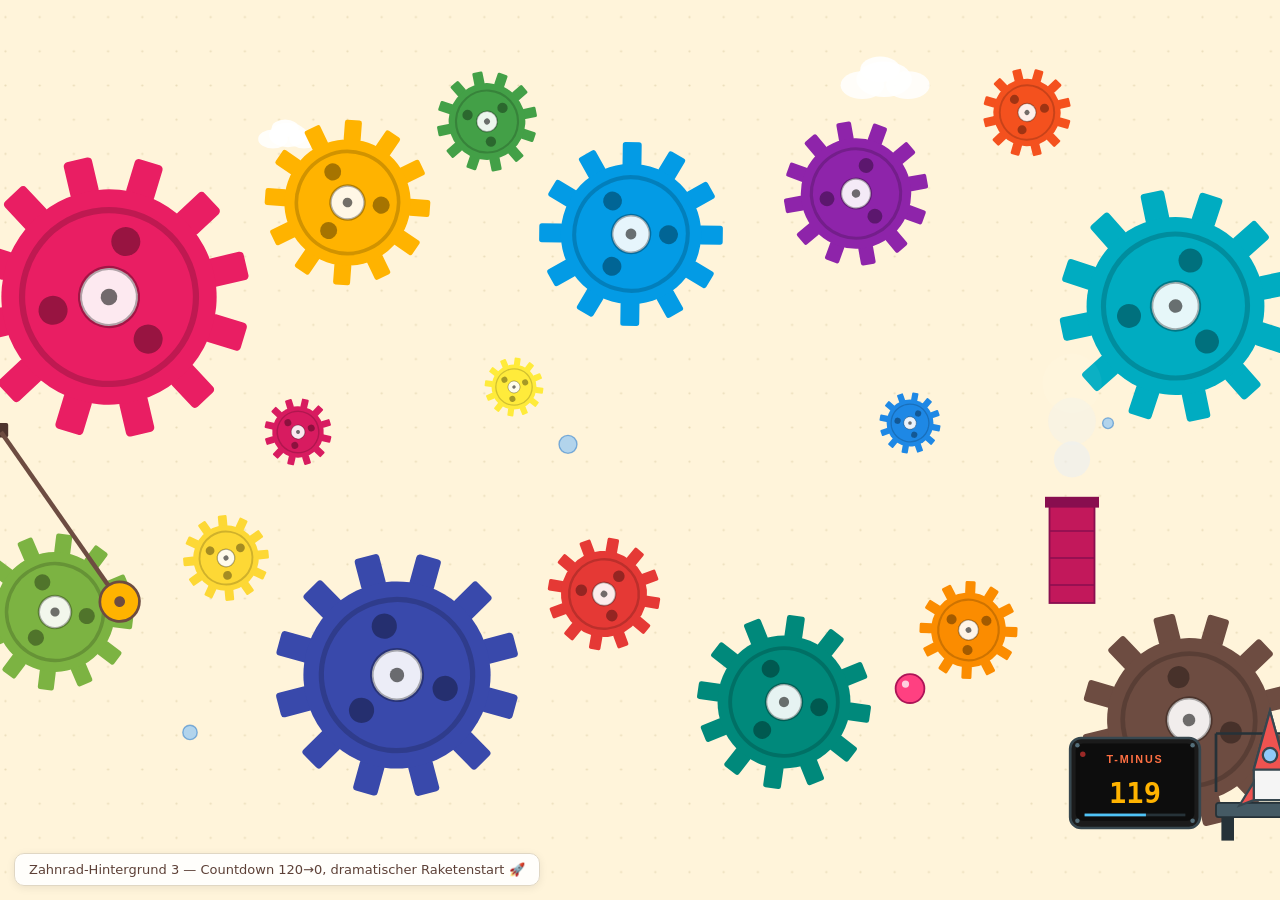
<file: Zahnrad-Hintergrund.html>
<!DOCTYPE html>
<html lang="de">
<head>
<meta charset="UTF-8">
<title>Zahnrad-Hintergrund 3 (ohne Waage & Flagge, größere Rakete mit Countdown)</title>
<style>
    html, body { margin: 0; padding: 0; height: 100%; background: #FFF4DA; overflow: hidden; font-family: system-ui, sans-serif; }
    svg { display: block; width: 100vw; height: 100vh; }
    .hint {
        position: fixed; bottom: 14px; left: 14px;
        background: rgba(255,255,255,0.88);
        border: 1px solid #E0D7C4;
        border-radius: 10px;
        padding: 8px 14px;
        font-size: 13px;
        color: #5D4037;
        box-shadow: 0 2px 8px rgba(0,0,0,0.08);
    }
</style>
</head>
<body>

<svg viewBox="0 0 1600 1000" preserveAspectRatio="xMidYMid slice" xmlns="http://www.w3.org/2000/svg">

    <defs>
        <!-- warm dotted paper background -->
        <pattern id="paper" x="0" y="0" width="38" height="38" patternUnits="userSpaceOnUse">
            <rect width="38" height="38" fill="#FFF4DA"/>
            <circle cx="19" cy="19" r="1.2" fill="#EBDDBA"/>
        </pattern>

        <!-- soft cloud shape -->
        <g id="cloud">
            <ellipse cx="0"   cy="0" rx="28" ry="18" fill="#FFFFFF" opacity="0.9"/>
            <ellipse cx="-22" cy="6" rx="22" ry="14" fill="#FFFFFF" opacity="0.85"/>
            <ellipse cx="24"  cy="6" rx="22" ry="14" fill="#FFFFFF" opacity="0.85"/>
            <ellipse cx="-4"  cy="-10" rx="20" ry="13" fill="#FFFFFF" opacity="0.9"/>
        </g>

        <!-- the gear shape (12 teeth) -->
        <g id="gearShape">
            <g fill="currentColor">
                <rect x="-7" y="-68" width="14" height="18" rx="2" transform="rotate(0)"/>
                <rect x="-7" y="-68" width="14" height="18" rx="2" transform="rotate(30)"/>
                <rect x="-7" y="-68" width="14" height="18" rx="2" transform="rotate(60)"/>
                <rect x="-7" y="-68" width="14" height="18" rx="2" transform="rotate(90)"/>
                <rect x="-7" y="-68" width="14" height="18" rx="2" transform="rotate(120)"/>
                <rect x="-7" y="-68" width="14" height="18" rx="2" transform="rotate(150)"/>
                <rect x="-7" y="-68" width="14" height="18" rx="2" transform="rotate(180)"/>
                <rect x="-7" y="-68" width="14" height="18" rx="2" transform="rotate(210)"/>
                <rect x="-7" y="-68" width="14" height="18" rx="2" transform="rotate(240)"/>
                <rect x="-7" y="-68" width="14" height="18" rx="2" transform="rotate(270)"/>
                <rect x="-7" y="-68" width="14" height="18" rx="2" transform="rotate(300)"/>
                <rect x="-7" y="-68" width="14" height="18" rx="2" transform="rotate(330)"/>
            </g>
            <circle cx="0" cy="0" r="52" fill="currentColor"/>
            <circle cx="0" cy="0" r="42" fill="none" stroke="rgba(0,0,0,0.18)" stroke-width="3"/>
            <circle cx="0"   cy="-28" r="7" fill="rgba(0,0,0,0.35)"/>
            <circle cx="24"  cy="14"  r="7" fill="rgba(0,0,0,0.35)"/>
            <circle cx="-24" cy="14"  r="7" fill="rgba(0,0,0,0.35)"/>
            <circle cx="0" cy="0" r="14" fill="rgba(255,255,255,0.9)" stroke="rgba(0,0,0,0.3)" stroke-width="2"/>
            <circle cx="0" cy="0" r="4"  fill="rgba(0,0,0,0.55)"/>
        </g>

        <!-- hot-air balloon -->
        <g id="balloon">
            <ellipse cx="0" cy="-40" rx="46" ry="54" fill="#EF5350"/>
            <path d="M -46 -40 A 46 54 0 0 0 46 -40 L 46 -20 A 46 40 0 0 1 -46 -20 Z" fill="#FFCA28"/>
            <path d="M -46 -20 A 46 40 0 0 0 46 -20 L 30 8 L -30 8 Z" fill="#42A5F5"/>
            <line x1="-22" y1="8"  x2="-14" y2="42" stroke="#5D4037" stroke-width="2"/>
            <line x1="22"  y1="8"  x2="14"  y2="42" stroke="#5D4037" stroke-width="2"/>
            <rect x="-18" y="42" width="36" height="22" rx="3" fill="#8D6E63" stroke="#4E342E" stroke-width="2"/>
            <rect x="-18" y="42" width="36" height="5" fill="#4E342E"/>
        </g>

        <!-- little rocket (slightly bigger than v2) -->
        <g id="rocket">
            <path d="M 0 -65 L 18 0 L 18 34 L -18 34 L -18 0 Z" fill="#F5F5F5" stroke="#37474F" stroke-width="2.5"/>
            <path d="M 0 -65 L 18 0 L -18 0 Z" fill="#EF5350" stroke="#37474F" stroke-width="2.5"/>
            <circle cx="0" cy="-16" r="8" fill="#90CAF9" stroke="#37474F" stroke-width="2.5"/>
            <path d="M -18 14 L -34 40 L -18 34 Z" fill="#EF5350" stroke="#37474F" stroke-width="2.5"/>
            <path d="M 18 14 L 34 40 L 18 34 Z" fill="#EF5350" stroke="#37474F" stroke-width="2.5"/>
            <!-- flame (only shows when launching — made with animate on opacity) -->
            <g>
                <path d="M -13 34 Q 0 78 13 34 Z" fill="#FFB300">
                    <animate attributeName="opacity" values="0;0;1;1;0" keyTimes="0;0.94;0.95;1;1" dur="120s" repeatCount="indefinite"/>
                </path>
                <path d="M -8 34 Q 0 62 8 34 Z" fill="#FFEB3B">
                    <animate attributeName="opacity" values="0;0;1;1;0" keyTimes="0;0.94;0.95;1;1" dur="120s" repeatCount="indefinite"/>
                </path>
            </g>
        </g>

        <!-- tiny bird silhouette -->
        <g id="bird">
            <path d="M -14 0 Q -7 -10 0 0 Q 7 -10 14 0" fill="none" stroke="#37474F" stroke-width="3" stroke-linecap="round"/>
        </g>

        <!-- star sparkle -->
        <g id="sparkle">
            <path d="M 0 -10 L 2 -2 L 10 0 L 2 2 L 0 10 L -2 2 L -10 0 L -2 -2 Z" fill="#FFD54F"/>
        </g>
    </defs>

    <rect width="1600" height="1000" fill="url(#paper)"/>

    <!-- lazy clouds (continuous, slow) -->
    <g>
        <animateTransform attributeName="transform" type="translate" from="-120 0" to="1720 0" dur="90s" repeatCount="indefinite"/>
        <use href="#cloud" x="0" y="120"/>
    </g>
    <g>
        <animateTransform attributeName="transform" type="translate" from="-200 0" to="1720 0" dur="130s" repeatCount="indefinite" begin="-40s"/>
        <use href="#cloud" x="0" y="200" transform="scale(0.75)"/>
    </g>
    <g>
        <animateTransform attributeName="transform" type="translate" from="-120 0" to="1720 0" dur="110s" repeatCount="indefinite" begin="-70s"/>
        <use href="#cloud" x="0" y="80" transform="scale(1.1)"/>
    </g>

    <!-- ═══════════════════════════════════════════════
         GEAR CLUSTER — 17 gears, alternating directions
         ═══════════════════════════════════════════════ -->

    <g transform="translate(210, 330)"><g>
        <animateTransform attributeName="transform" type="rotate" from="0 0 0" to="360 0 0" dur="26s" repeatCount="indefinite"/>
        <g transform="scale(2.3)"><use href="#gearShape" style="color:#E91E63"/></g>
    </g></g>

    <g transform="translate(475, 225)"><g>
        <animateTransform attributeName="transform" type="rotate" from="360 0 0" to="0 0 0" dur="17s" repeatCount="indefinite"/>
        <g transform="scale(1.35)"><use href="#gearShape" style="color:#FFB300"/></g>
    </g></g>

    <g transform="translate(630, 135)"><g>
        <animateTransform attributeName="transform" type="rotate" from="0 0 0" to="360 0 0" dur="9s" repeatCount="indefinite"/>
        <g transform="scale(0.82)"><use href="#gearShape" style="color:#43A047"/></g>
    </g></g>

    <g transform="translate(790, 260)"><g>
        <animateTransform attributeName="transform" type="rotate" from="360 0 0" to="0 0 0" dur="15s" repeatCount="indefinite"/>
        <g transform="scale(1.5)"><use href="#gearShape" style="color:#039BE5"/></g>
    </g></g>

    <g transform="translate(1040, 215)"><g>
        <animateTransform attributeName="transform" type="rotate" from="0 0 0" to="360 0 0" dur="22s" repeatCount="indefinite"/>
        <g transform="scale(1.18)"><use href="#gearShape" style="color:#8E24AA"/></g>
    </g></g>

    <g transform="translate(1230, 125)"><g>
        <animateTransform attributeName="transform" type="rotate" from="360 0 0" to="0 0 0" dur="10s" repeatCount="indefinite"/>
        <g transform="scale(0.72)"><use href="#gearShape" style="color:#F4511E"/></g>
    </g></g>

    <g transform="translate(1395, 340)"><g>
        <animateTransform attributeName="transform" type="rotate" from="0 0 0" to="360 0 0" dur="24s" repeatCount="indefinite"/>
        <g transform="scale(1.9)"><use href="#gearShape" style="color:#00ACC1"/></g>
    </g></g>

    <g transform="translate(150, 680)"><g>
        <animateTransform attributeName="transform" type="rotate" from="360 0 0" to="0 0 0" dur="19s" repeatCount="indefinite"/>
        <g transform="scale(1.28)"><use href="#gearShape" style="color:#7CB342"/></g>
    </g></g>

    <g transform="translate(340, 620)"><g>
        <animateTransform attributeName="transform" type="rotate" from="0 0 0" to="360 0 0" dur="8s" repeatCount="indefinite"/>
        <g transform="scale(0.7)"><use href="#gearShape" style="color:#FDD835"/></g>
    </g></g>

    <g transform="translate(530, 750)"><g>
        <animateTransform attributeName="transform" type="rotate" from="360 0 0" to="0 0 0" dur="30s" repeatCount="indefinite"/>
        <g transform="scale(2.0)"><use href="#gearShape" style="color:#3949AB"/></g>
    </g></g>

    <g transform="translate(760, 660)"><g>
        <animateTransform attributeName="transform" type="rotate" from="0 0 0" to="360 0 0" dur="11s" repeatCount="indefinite"/>
        <g transform="scale(0.92)"><use href="#gearShape" style="color:#E53935"/></g>
    </g></g>

    <g transform="translate(960, 780)"><g>
        <animateTransform attributeName="transform" type="rotate" from="360 0 0" to="0 0 0" dur="20s" repeatCount="indefinite"/>
        <g transform="scale(1.42)"><use href="#gearShape" style="color:#00897B"/></g>
    </g></g>

    <g transform="translate(1165, 700)"><g>
        <animateTransform attributeName="transform" type="rotate" from="0 0 0" to="360 0 0" dur="7s" repeatCount="indefinite"/>
        <g transform="scale(0.8)"><use href="#gearShape" style="color:#FB8C00"/></g>
    </g></g>

    <g transform="translate(1410, 800)"><g>
        <animateTransform attributeName="transform" type="rotate" from="360 0 0" to="0 0 0" dur="32s" repeatCount="indefinite"/>
        <g transform="scale(1.75)"><use href="#gearShape" style="color:#6D4C41"/></g>
    </g></g>

    <!-- three tiny helper gears -->
    <g transform="translate(420, 480)"><g>
        <animateTransform attributeName="transform" type="rotate" from="0 0 0" to="360 0 0" dur="6s" repeatCount="indefinite"/>
        <g transform="scale(0.55)"><use href="#gearShape" style="color:#D81B60"/></g>
    </g></g>
    <g transform="translate(1100, 470)"><g>
        <animateTransform attributeName="transform" type="rotate" from="360 0 0" to="0 0 0" dur="5.5s" repeatCount="indefinite"/>
        <g transform="scale(0.5)"><use href="#gearShape" style="color:#1E88E5"/></g>
    </g></g>
    <g transform="translate(660, 430)"><g>
        <animateTransform attributeName="transform" type="rotate" from="0 0 0" to="360 0 0" dur="6.5s" repeatCount="indefinite"/>
        <g transform="scale(0.48)"><use href="#gearShape" style="color:#FFEB3B"/></g>
    </g></g>

    <!-- ═══════════════════════════════════════════════
         PENDULUM CLOCK (swings forever)
         ═══════════════════════════════════════════════ -->
    <g transform="translate(90, 480)">
        <rect x="-8" y="-10" width="16" height="16" rx="2" fill="#4E342E"/>
        <g>
            <animateTransform attributeName="transform" type="rotate"
                values="35 0 0; -35 0 0; 35 0 0"
                keyTimes="0; 0.5; 1"
                calcMode="spline"
                keySplines="0.4 0 0.6 1 ; 0.4 0 0.6 1"
                dur="2.4s" repeatCount="indefinite"/>
            <line x1="0" y1="0" x2="0" y2="220" stroke="#6D4C41" stroke-width="5"/>
            <circle cx="0" cy="230" r="22" fill="#FFB300" stroke="#6D4C41" stroke-width="3"/>
            <circle cx="0" cy="230" r="6"  fill="#6D4C41"/>
        </g>
    </g>

    <!-- ═══════════════════════════════════════════════
         CHIMNEY WITH STEAM PUFFS (continuous)
         ═══════════════════════════════════════════════ -->
    <g transform="translate(1280, 560)">
        <!-- brick chimney -->
        <rect x="-25" y="0"  width="50" height="110" fill="#C2185B" stroke="#880E4F" stroke-width="2"/>
        <rect x="-30" y="-8" width="60" height="12"  fill="#880E4F"/>
        <line x1="-25" y1="30" x2="25" y2="30" stroke="#880E4F" stroke-width="1.5"/>
        <line x1="-25" y1="60" x2="25" y2="60" stroke="#880E4F" stroke-width="1.5"/>
        <line x1="-25" y1="90" x2="25" y2="90" stroke="#880E4F" stroke-width="1.5"/>

        <!-- three staggered steam puffs -->
        <g>
            <circle cx="0" cy="0" r="18" fill="#ECEFF1">
                <animate attributeName="cy" values="-10; -140" dur="4s" repeatCount="indefinite"/>
                <animate attributeName="r"  values="14; 34"  dur="4s" repeatCount="indefinite"/>
                <animate attributeName="opacity" values="0.9; 0" dur="4s" repeatCount="indefinite"/>
            </circle>
        </g>
        <g>
            <circle cx="0" cy="0" r="18" fill="#ECEFF1">
                <animate attributeName="cy" values="-10; -140" dur="4s" repeatCount="indefinite" begin="-1.3s"/>
                <animate attributeName="r"  values="14; 34"  dur="4s" repeatCount="indefinite" begin="-1.3s"/>
                <animate attributeName="opacity" values="0.9; 0" dur="4s" repeatCount="indefinite" begin="-1.3s"/>
            </circle>
        </g>
        <g>
            <circle cx="0" cy="0" r="18" fill="#ECEFF1">
                <animate attributeName="cy" values="-10; -140" dur="4s" repeatCount="indefinite" begin="-2.6s"/>
                <animate attributeName="r"  values="14; 34"  dur="4s" repeatCount="indefinite" begin="-2.6s"/>
                <animate attributeName="opacity" values="0.9; 0" dur="4s" repeatCount="indefinite" begin="-2.6s"/>
            </circle>
        </g>
    </g>

    <!-- ═══════════════════════════════════════════════
         BOUNCING BALL (continuous)
         ═══════════════════════════════════════════════ -->
    <g transform="translate(1100, 880)">
        <g>
            <animateTransform attributeName="transform" type="translate"
                values="0 0 ; 0 -160 ; 0 0"
                keyTimes="0; 0.5; 1"
                calcMode="spline"
                keySplines="0.3 0 0.3 1 ; 0.7 0 0.7 1"
                dur="1.6s" repeatCount="indefinite"/>
            <circle r="16" fill="#FF4081" stroke="#AD1457" stroke-width="2"/>
            <circle cx="-5" cy="-5" r="4" fill="rgba(255,255,255,0.75)"/>
        </g>
    </g>

    <!-- ═══════════════════════════════════════════════
         FLOATING BUBBLES (continuous, rising & fading)
         ═══════════════════════════════════════════════ -->
    <g>
        <circle cx="300" cy="920" r="8" fill="rgba(100,180,255,0.55)" stroke="rgba(0,100,200,0.5)" stroke-width="1.5">
            <animate attributeName="cy" values="920; -40" dur="11s" repeatCount="indefinite"/>
            <animate attributeName="opacity" values="0; 0.9; 0.9; 0" keyTimes="0; 0.1; 0.8; 1" dur="11s" repeatCount="indefinite"/>
        </circle>
    </g>
    <g>
        <circle cx="720" cy="920" r="10" fill="rgba(100,180,255,0.55)" stroke="rgba(0,100,200,0.5)" stroke-width="1.5">
            <animate attributeName="cy" values="920; -40" dur="14s" repeatCount="indefinite" begin="-5s"/>
            <animate attributeName="opacity" values="0; 0.9; 0.9; 0" keyTimes="0; 0.1; 0.8; 1" dur="14s" repeatCount="indefinite" begin="-5s"/>
        </circle>
    </g>
    <g>
        <circle cx="1320" cy="920" r="6" fill="rgba(100,180,255,0.55)" stroke="rgba(0,100,200,0.5)" stroke-width="1.5">
            <animate attributeName="cy" values="920; -40" dur="9s" repeatCount="indefinite" begin="-3s"/>
            <animate attributeName="opacity" values="0; 0.9; 0.9; 0" keyTimes="0; 0.1; 0.8; 1" dur="9s" repeatCount="indefinite" begin="-3s"/>
        </circle>
    </g>
    <g>
        <circle cx="1540" cy="920" r="12" fill="rgba(100,180,255,0.55)" stroke="rgba(0,100,200,0.5)" stroke-width="1.5">
            <animate attributeName="cy" values="920; -40" dur="16s" repeatCount="indefinite" begin="-8s"/>
            <animate attributeName="opacity" values="0; 0.9; 0.9; 0" keyTimes="0; 0.1; 0.8; 1" dur="16s" repeatCount="indefinite" begin="-8s"/>
        </circle>
    </g>

    <!-- ═══════════════════════════════════════════════
         EVENT EVERY 60 SECONDS — hot-air balloon glides
         across the sky. Visible ~8s per minute.
         ═══════════════════════════════════════════════ -->
    <g>
        <animateTransform attributeName="transform" type="translate"
            values="-120 180 ; -120 180 ; 1720 130 ; 1720 130"
            keyTimes="0; 0.05; 0.18; 1"
            dur="60s" repeatCount="indefinite"/>
        <g>
            <!-- gentle up-down bob while flying -->
            <animateTransform attributeName="transform" type="translate"
                values="0 0; 0 -10; 0 0" dur="3s" repeatCount="indefinite" additive="sum"/>
            <use href="#balloon"/>
        </g>
    </g>

    <!-- a few sparkles drifting behind the balloon (also 60s cycle) -->
    <g>
        <animateTransform attributeName="transform" type="translate"
            values="-80 210 ; -80 210 ; 1700 160 ; 1700 160"
            keyTimes="0; 0.06; 0.22; 1"
            dur="60s" repeatCount="indefinite"/>
        <use href="#sparkle">
            <animateTransform attributeName="transform" type="rotate"
                from="0 0 0" to="360 0 0" dur="4s" repeatCount="indefinite"/>
        </use>
    </g>

    <!-- ═══════════════════════════════════════════════
         EVENT EVERY 120 SECONDS — rocket launches from
         the bottom-right platform. Visible ~6s of 120s.
         ═══════════════════════════════════════════════ -->

    <!-- launch pad (static, always visible) -->
    <g transform="translate(1500, 900)">
        <rect x="-60" y="-8" width="120" height="16" rx="3" fill="#455A64" stroke="#263238" stroke-width="2"/>
        <rect x="-54" y="8"  width="14" height="26" fill="#263238"/>
        <rect x="40"  y="8"  width="14" height="26" fill="#263238"/>
        <line x1="-60" y1="-20" x2="-60" y2="-85" stroke="#263238" stroke-width="3"/>
        <line x1="60"  y1="-20" x2="60"  y2="-85" stroke="#263238" stroke-width="3"/>
        <line x1="-60" y1="-85" x2="60"  y2="-85" stroke="#263238" stroke-width="3"/>
    </g>

    <!-- T-MINUS countdown display beside the launch pad -->
    <g transform="translate(1350, 870)">
        <!-- digital display frame -->
        <rect x="-72" y="-50" width="144" height="100" rx="12" fill="#1B1B1B" stroke="#37474F" stroke-width="3"/>
        <rect x="-66" y="-44" width="132" height="86" rx="8" fill="#0D0D0D"/>
        <!-- bolts in corners -->
        <circle cx="-64" cy="-42" r="2.5" fill="#546E7A"/>
        <circle cx="64"  cy="-42" r="2.5" fill="#546E7A"/>
        <circle cx="-64" cy="42"  r="2.5" fill="#546E7A"/>
        <circle cx="64"  cy="42"  r="2.5" fill="#546E7A"/>
        <!-- T-MINUS label -->
        <text x="0" y="-22" text-anchor="middle" font-size="12" fill="#FF7043" font-weight="bold" font-family="Arial" letter-spacing="2">T-MINUS</text>

        <!-- Countdown: 121 slots (120..0), each ~0.9917s of the 120s cycle.
             Rocket launches at keyTime 0.991736 when "0" appears. -->
        <g font-weight="bold" font-family="ui-monospace, Menlo, monospace" text-anchor="middle">
            <text x="0" y="22" font-size="32" fill="#FFB300" opacity="0">120<animate attributeName="opacity" values="0;0;1;1;0;0" keyTimes="0;0.000000;0.000000;0.008264;0.008264;1" dur="120s" repeatCount="indefinite"/></text>
            <text x="0" y="22" font-size="32" fill="#FFB300" opacity="0">119<animate attributeName="opacity" values="0;0;1;1;0;0" keyTimes="0;0.008264;0.008264;0.016529;0.016529;1" dur="120s" repeatCount="indefinite"/></text>
            <text x="0" y="22" font-size="32" fill="#FFB300" opacity="0">118<animate attributeName="opacity" values="0;0;1;1;0;0" keyTimes="0;0.016529;0.016529;0.024793;0.024793;1" dur="120s" repeatCount="indefinite"/></text>
            <text x="0" y="22" font-size="32" fill="#FFB300" opacity="0">117<animate attributeName="opacity" values="0;0;1;1;0;0" keyTimes="0;0.024793;0.024793;0.033058;0.033058;1" dur="120s" repeatCount="indefinite"/></text>
            <text x="0" y="22" font-size="32" fill="#FFB300" opacity="0">116<animate attributeName="opacity" values="0;0;1;1;0;0" keyTimes="0;0.033058;0.033058;0.041322;0.041322;1" dur="120s" repeatCount="indefinite"/></text>
            <text x="0" y="22" font-size="32" fill="#FFB300" opacity="0">115<animate attributeName="opacity" values="0;0;1;1;0;0" keyTimes="0;0.041322;0.041322;0.049587;0.049587;1" dur="120s" repeatCount="indefinite"/></text>
            <text x="0" y="22" font-size="32" fill="#FFB300" opacity="0">114<animate attributeName="opacity" values="0;0;1;1;0;0" keyTimes="0;0.049587;0.049587;0.057851;0.057851;1" dur="120s" repeatCount="indefinite"/></text>
            <text x="0" y="22" font-size="32" fill="#FFB300" opacity="0">113<animate attributeName="opacity" values="0;0;1;1;0;0" keyTimes="0;0.057851;0.057851;0.066116;0.066116;1" dur="120s" repeatCount="indefinite"/></text>
            <text x="0" y="22" font-size="32" fill="#FFB300" opacity="0">112<animate attributeName="opacity" values="0;0;1;1;0;0" keyTimes="0;0.066116;0.066116;0.074380;0.074380;1" dur="120s" repeatCount="indefinite"/></text>
            <text x="0" y="22" font-size="32" fill="#FFB300" opacity="0">111<animate attributeName="opacity" values="0;0;1;1;0;0" keyTimes="0;0.074380;0.074380;0.082645;0.082645;1" dur="120s" repeatCount="indefinite"/></text>
            <text x="0" y="22" font-size="32" fill="#FFB300" opacity="0">110<animate attributeName="opacity" values="0;0;1;1;0;0" keyTimes="0;0.082645;0.082645;0.090909;0.090909;1" dur="120s" repeatCount="indefinite"/></text>
            <text x="0" y="22" font-size="32" fill="#FFB300" opacity="0">109<animate attributeName="opacity" values="0;0;1;1;0;0" keyTimes="0;0.090909;0.090909;0.099174;0.099174;1" dur="120s" repeatCount="indefinite"/></text>
            <text x="0" y="22" font-size="32" fill="#FFB300" opacity="0">108<animate attributeName="opacity" values="0;0;1;1;0;0" keyTimes="0;0.099174;0.099174;0.107438;0.107438;1" dur="120s" repeatCount="indefinite"/></text>
            <text x="0" y="22" font-size="32" fill="#FFB300" opacity="0">107<animate attributeName="opacity" values="0;0;1;1;0;0" keyTimes="0;0.107438;0.107438;0.115702;0.115702;1" dur="120s" repeatCount="indefinite"/></text>
            <text x="0" y="22" font-size="32" fill="#FFB300" opacity="0">106<animate attributeName="opacity" values="0;0;1;1;0;0" keyTimes="0;0.115702;0.115702;0.123967;0.123967;1" dur="120s" repeatCount="indefinite"/></text>
            <text x="0" y="22" font-size="32" fill="#FFB300" opacity="0">105<animate attributeName="opacity" values="0;0;1;1;0;0" keyTimes="0;0.123967;0.123967;0.132231;0.132231;1" dur="120s" repeatCount="indefinite"/></text>
            <text x="0" y="22" font-size="32" fill="#FFB300" opacity="0">104<animate attributeName="opacity" values="0;0;1;1;0;0" keyTimes="0;0.132231;0.132231;0.140496;0.140496;1" dur="120s" repeatCount="indefinite"/></text>
            <text x="0" y="22" font-size="32" fill="#FFB300" opacity="0">103<animate attributeName="opacity" values="0;0;1;1;0;0" keyTimes="0;0.140496;0.140496;0.148760;0.148760;1" dur="120s" repeatCount="indefinite"/></text>
            <text x="0" y="22" font-size="32" fill="#FFB300" opacity="0">102<animate attributeName="opacity" values="0;0;1;1;0;0" keyTimes="0;0.148760;0.148760;0.157025;0.157025;1" dur="120s" repeatCount="indefinite"/></text>
            <text x="0" y="22" font-size="32" fill="#FFB300" opacity="0">101<animate attributeName="opacity" values="0;0;1;1;0;0" keyTimes="0;0.157025;0.157025;0.165289;0.165289;1" dur="120s" repeatCount="indefinite"/></text>
            <text x="0" y="22" font-size="32" fill="#FFB300" opacity="0">100<animate attributeName="opacity" values="0;0;1;1;0;0" keyTimes="0;0.165289;0.165289;0.173554;0.173554;1" dur="120s" repeatCount="indefinite"/></text>
            <text x="0" y="22" font-size="32" fill="#FFB300" opacity="0">99<animate attributeName="opacity" values="0;0;1;1;0;0" keyTimes="0;0.173554;0.173554;0.181818;0.181818;1" dur="120s" repeatCount="indefinite"/></text>
            <text x="0" y="22" font-size="32" fill="#FFB300" opacity="0">98<animate attributeName="opacity" values="0;0;1;1;0;0" keyTimes="0;0.181818;0.181818;0.190083;0.190083;1" dur="120s" repeatCount="indefinite"/></text>
            <text x="0" y="22" font-size="32" fill="#FFB300" opacity="0">97<animate attributeName="opacity" values="0;0;1;1;0;0" keyTimes="0;0.190083;0.190083;0.198347;0.198347;1" dur="120s" repeatCount="indefinite"/></text>
            <text x="0" y="22" font-size="32" fill="#FFB300" opacity="0">96<animate attributeName="opacity" values="0;0;1;1;0;0" keyTimes="0;0.198347;0.198347;0.206612;0.206612;1" dur="120s" repeatCount="indefinite"/></text>
            <text x="0" y="22" font-size="32" fill="#FFB300" opacity="0">95<animate attributeName="opacity" values="0;0;1;1;0;0" keyTimes="0;0.206612;0.206612;0.214876;0.214876;1" dur="120s" repeatCount="indefinite"/></text>
            <text x="0" y="22" font-size="32" fill="#FFB300" opacity="0">94<animate attributeName="opacity" values="0;0;1;1;0;0" keyTimes="0;0.214876;0.214876;0.223140;0.223140;1" dur="120s" repeatCount="indefinite"/></text>
            <text x="0" y="22" font-size="32" fill="#FFB300" opacity="0">93<animate attributeName="opacity" values="0;0;1;1;0;0" keyTimes="0;0.223140;0.223140;0.231405;0.231405;1" dur="120s" repeatCount="indefinite"/></text>
            <text x="0" y="22" font-size="32" fill="#FFB300" opacity="0">92<animate attributeName="opacity" values="0;0;1;1;0;0" keyTimes="0;0.231405;0.231405;0.239669;0.239669;1" dur="120s" repeatCount="indefinite"/></text>
            <text x="0" y="22" font-size="32" fill="#FFB300" opacity="0">91<animate attributeName="opacity" values="0;0;1;1;0;0" keyTimes="0;0.239669;0.239669;0.247934;0.247934;1" dur="120s" repeatCount="indefinite"/></text>
            <text x="0" y="22" font-size="32" fill="#FFB300" opacity="0">90<animate attributeName="opacity" values="0;0;1;1;0;0" keyTimes="0;0.247934;0.247934;0.256198;0.256198;1" dur="120s" repeatCount="indefinite"/></text>
            <text x="0" y="22" font-size="32" fill="#FFB300" opacity="0">89<animate attributeName="opacity" values="0;0;1;1;0;0" keyTimes="0;0.256198;0.256198;0.264463;0.264463;1" dur="120s" repeatCount="indefinite"/></text>
            <text x="0" y="22" font-size="32" fill="#FFB300" opacity="0">88<animate attributeName="opacity" values="0;0;1;1;0;0" keyTimes="0;0.264463;0.264463;0.272727;0.272727;1" dur="120s" repeatCount="indefinite"/></text>
            <text x="0" y="22" font-size="32" fill="#FFB300" opacity="0">87<animate attributeName="opacity" values="0;0;1;1;0;0" keyTimes="0;0.272727;0.272727;0.280992;0.280992;1" dur="120s" repeatCount="indefinite"/></text>
            <text x="0" y="22" font-size="32" fill="#FFB300" opacity="0">86<animate attributeName="opacity" values="0;0;1;1;0;0" keyTimes="0;0.280992;0.280992;0.289256;0.289256;1" dur="120s" repeatCount="indefinite"/></text>
            <text x="0" y="22" font-size="32" fill="#FFB300" opacity="0">85<animate attributeName="opacity" values="0;0;1;1;0;0" keyTimes="0;0.289256;0.289256;0.297521;0.297521;1" dur="120s" repeatCount="indefinite"/></text>
            <text x="0" y="22" font-size="32" fill="#FFB300" opacity="0">84<animate attributeName="opacity" values="0;0;1;1;0;0" keyTimes="0;0.297521;0.297521;0.305785;0.305785;1" dur="120s" repeatCount="indefinite"/></text>
            <text x="0" y="22" font-size="32" fill="#FFB300" opacity="0">83<animate attributeName="opacity" values="0;0;1;1;0;0" keyTimes="0;0.305785;0.305785;0.314050;0.314050;1" dur="120s" repeatCount="indefinite"/></text>
            <text x="0" y="22" font-size="32" fill="#FFB300" opacity="0">82<animate attributeName="opacity" values="0;0;1;1;0;0" keyTimes="0;0.314050;0.314050;0.322314;0.322314;1" dur="120s" repeatCount="indefinite"/></text>
            <text x="0" y="22" font-size="32" fill="#FFB300" opacity="0">81<animate attributeName="opacity" values="0;0;1;1;0;0" keyTimes="0;0.322314;0.322314;0.330579;0.330579;1" dur="120s" repeatCount="indefinite"/></text>
            <text x="0" y="22" font-size="32" fill="#FFB300" opacity="0">80<animate attributeName="opacity" values="0;0;1;1;0;0" keyTimes="0;0.330579;0.330579;0.338843;0.338843;1" dur="120s" repeatCount="indefinite"/></text>
            <text x="0" y="22" font-size="32" fill="#FFB300" opacity="0">79<animate attributeName="opacity" values="0;0;1;1;0;0" keyTimes="0;0.338843;0.338843;0.347107;0.347107;1" dur="120s" repeatCount="indefinite"/></text>
            <text x="0" y="22" font-size="32" fill="#FFB300" opacity="0">78<animate attributeName="opacity" values="0;0;1;1;0;0" keyTimes="0;0.347107;0.347107;0.355372;0.355372;1" dur="120s" repeatCount="indefinite"/></text>
            <text x="0" y="22" font-size="32" fill="#FFB300" opacity="0">77<animate attributeName="opacity" values="0;0;1;1;0;0" keyTimes="0;0.355372;0.355372;0.363636;0.363636;1" dur="120s" repeatCount="indefinite"/></text>
            <text x="0" y="22" font-size="32" fill="#FFB300" opacity="0">76<animate attributeName="opacity" values="0;0;1;1;0;0" keyTimes="0;0.363636;0.363636;0.371901;0.371901;1" dur="120s" repeatCount="indefinite"/></text>
            <text x="0" y="22" font-size="32" fill="#FFB300" opacity="0">75<animate attributeName="opacity" values="0;0;1;1;0;0" keyTimes="0;0.371901;0.371901;0.380165;0.380165;1" dur="120s" repeatCount="indefinite"/></text>
            <text x="0" y="22" font-size="32" fill="#FFB300" opacity="0">74<animate attributeName="opacity" values="0;0;1;1;0;0" keyTimes="0;0.380165;0.380165;0.388430;0.388430;1" dur="120s" repeatCount="indefinite"/></text>
            <text x="0" y="22" font-size="32" fill="#FFB300" opacity="0">73<animate attributeName="opacity" values="0;0;1;1;0;0" keyTimes="0;0.388430;0.388430;0.396694;0.396694;1" dur="120s" repeatCount="indefinite"/></text>
            <text x="0" y="22" font-size="32" fill="#FFB300" opacity="0">72<animate attributeName="opacity" values="0;0;1;1;0;0" keyTimes="0;0.396694;0.396694;0.404959;0.404959;1" dur="120s" repeatCount="indefinite"/></text>
            <text x="0" y="22" font-size="32" fill="#FFB300" opacity="0">71<animate attributeName="opacity" values="0;0;1;1;0;0" keyTimes="0;0.404959;0.404959;0.413223;0.413223;1" dur="120s" repeatCount="indefinite"/></text>
            <text x="0" y="22" font-size="32" fill="#FFB300" opacity="0">70<animate attributeName="opacity" values="0;0;1;1;0;0" keyTimes="0;0.413223;0.413223;0.421488;0.421488;1" dur="120s" repeatCount="indefinite"/></text>
            <text x="0" y="22" font-size="32" fill="#FFB300" opacity="0">69<animate attributeName="opacity" values="0;0;1;1;0;0" keyTimes="0;0.421488;0.421488;0.429752;0.429752;1" dur="120s" repeatCount="indefinite"/></text>
            <text x="0" y="22" font-size="32" fill="#FFB300" opacity="0">68<animate attributeName="opacity" values="0;0;1;1;0;0" keyTimes="0;0.429752;0.429752;0.438017;0.438017;1" dur="120s" repeatCount="indefinite"/></text>
            <text x="0" y="22" font-size="32" fill="#FFB300" opacity="0">67<animate attributeName="opacity" values="0;0;1;1;0;0" keyTimes="0;0.438017;0.438017;0.446281;0.446281;1" dur="120s" repeatCount="indefinite"/></text>
            <text x="0" y="22" font-size="32" fill="#FFB300" opacity="0">66<animate attributeName="opacity" values="0;0;1;1;0;0" keyTimes="0;0.446281;0.446281;0.454545;0.454545;1" dur="120s" repeatCount="indefinite"/></text>
            <text x="0" y="22" font-size="32" fill="#FFB300" opacity="0">65<animate attributeName="opacity" values="0;0;1;1;0;0" keyTimes="0;0.454545;0.454545;0.462810;0.462810;1" dur="120s" repeatCount="indefinite"/></text>
            <text x="0" y="22" font-size="32" fill="#FFB300" opacity="0">64<animate attributeName="opacity" values="0;0;1;1;0;0" keyTimes="0;0.462810;0.462810;0.471074;0.471074;1" dur="120s" repeatCount="indefinite"/></text>
            <text x="0" y="22" font-size="32" fill="#FFB300" opacity="0">63<animate attributeName="opacity" values="0;0;1;1;0;0" keyTimes="0;0.471074;0.471074;0.479339;0.479339;1" dur="120s" repeatCount="indefinite"/></text>
            <text x="0" y="22" font-size="32" fill="#FFB300" opacity="0">62<animate attributeName="opacity" values="0;0;1;1;0;0" keyTimes="0;0.479339;0.479339;0.487603;0.487603;1" dur="120s" repeatCount="indefinite"/></text>
            <text x="0" y="22" font-size="32" fill="#FFB300" opacity="0">61<animate attributeName="opacity" values="0;0;1;1;0;0" keyTimes="0;0.487603;0.487603;0.495868;0.495868;1" dur="120s" repeatCount="indefinite"/></text>
            <text x="0" y="22" font-size="32" fill="#FFB300" opacity="0">60<animate attributeName="opacity" values="0;0;1;1;0;0" keyTimes="0;0.495868;0.495868;0.504132;0.504132;1" dur="120s" repeatCount="indefinite"/></text>
            <text x="0" y="22" font-size="32" fill="#FFB300" opacity="0">59<animate attributeName="opacity" values="0;0;1;1;0;0" keyTimes="0;0.504132;0.504132;0.512397;0.512397;1" dur="120s" repeatCount="indefinite"/></text>
            <text x="0" y="22" font-size="32" fill="#FFB300" opacity="0">58<animate attributeName="opacity" values="0;0;1;1;0;0" keyTimes="0;0.512397;0.512397;0.520661;0.520661;1" dur="120s" repeatCount="indefinite"/></text>
            <text x="0" y="22" font-size="32" fill="#FFB300" opacity="0">57<animate attributeName="opacity" values="0;0;1;1;0;0" keyTimes="0;0.520661;0.520661;0.528926;0.528926;1" dur="120s" repeatCount="indefinite"/></text>
            <text x="0" y="22" font-size="32" fill="#FFB300" opacity="0">56<animate attributeName="opacity" values="0;0;1;1;0;0" keyTimes="0;0.528926;0.528926;0.537190;0.537190;1" dur="120s" repeatCount="indefinite"/></text>
            <text x="0" y="22" font-size="32" fill="#FFB300" opacity="0">55<animate attributeName="opacity" values="0;0;1;1;0;0" keyTimes="0;0.537190;0.537190;0.545455;0.545455;1" dur="120s" repeatCount="indefinite"/></text>
            <text x="0" y="22" font-size="32" fill="#FFB300" opacity="0">54<animate attributeName="opacity" values="0;0;1;1;0;0" keyTimes="0;0.545455;0.545455;0.553719;0.553719;1" dur="120s" repeatCount="indefinite"/></text>
            <text x="0" y="22" font-size="32" fill="#FFB300" opacity="0">53<animate attributeName="opacity" values="0;0;1;1;0;0" keyTimes="0;0.553719;0.553719;0.561983;0.561983;1" dur="120s" repeatCount="indefinite"/></text>
            <text x="0" y="22" font-size="32" fill="#FFB300" opacity="0">52<animate attributeName="opacity" values="0;0;1;1;0;0" keyTimes="0;0.561983;0.561983;0.570248;0.570248;1" dur="120s" repeatCount="indefinite"/></text>
            <text x="0" y="22" font-size="32" fill="#FFB300" opacity="0">51<animate attributeName="opacity" values="0;0;1;1;0;0" keyTimes="0;0.570248;0.570248;0.578512;0.578512;1" dur="120s" repeatCount="indefinite"/></text>
            <text x="0" y="22" font-size="32" fill="#FFB300" opacity="0">50<animate attributeName="opacity" values="0;0;1;1;0;0" keyTimes="0;0.578512;0.578512;0.586777;0.586777;1" dur="120s" repeatCount="indefinite"/></text>
            <text x="0" y="22" font-size="32" fill="#FFB300" opacity="0">49<animate attributeName="opacity" values="0;0;1;1;0;0" keyTimes="0;0.586777;0.586777;0.595041;0.595041;1" dur="120s" repeatCount="indefinite"/></text>
            <text x="0" y="22" font-size="32" fill="#FFB300" opacity="0">48<animate attributeName="opacity" values="0;0;1;1;0;0" keyTimes="0;0.595041;0.595041;0.603306;0.603306;1" dur="120s" repeatCount="indefinite"/></text>
            <text x="0" y="22" font-size="32" fill="#FFB300" opacity="0">47<animate attributeName="opacity" values="0;0;1;1;0;0" keyTimes="0;0.603306;0.603306;0.611570;0.611570;1" dur="120s" repeatCount="indefinite"/></text>
            <text x="0" y="22" font-size="32" fill="#FFB300" opacity="0">46<animate attributeName="opacity" values="0;0;1;1;0;0" keyTimes="0;0.611570;0.611570;0.619835;0.619835;1" dur="120s" repeatCount="indefinite"/></text>
            <text x="0" y="22" font-size="32" fill="#FFB300" opacity="0">45<animate attributeName="opacity" values="0;0;1;1;0;0" keyTimes="0;0.619835;0.619835;0.628099;0.628099;1" dur="120s" repeatCount="indefinite"/></text>
            <text x="0" y="22" font-size="32" fill="#FFB300" opacity="0">44<animate attributeName="opacity" values="0;0;1;1;0;0" keyTimes="0;0.628099;0.628099;0.636364;0.636364;1" dur="120s" repeatCount="indefinite"/></text>
            <text x="0" y="22" font-size="32" fill="#FFB300" opacity="0">43<animate attributeName="opacity" values="0;0;1;1;0;0" keyTimes="0;0.636364;0.636364;0.644628;0.644628;1" dur="120s" repeatCount="indefinite"/></text>
            <text x="0" y="22" font-size="32" fill="#FFB300" opacity="0">42<animate attributeName="opacity" values="0;0;1;1;0;0" keyTimes="0;0.644628;0.644628;0.652893;0.652893;1" dur="120s" repeatCount="indefinite"/></text>
            <text x="0" y="22" font-size="32" fill="#FFB300" opacity="0">41<animate attributeName="opacity" values="0;0;1;1;0;0" keyTimes="0;0.652893;0.652893;0.661157;0.661157;1" dur="120s" repeatCount="indefinite"/></text>
            <text x="0" y="22" font-size="32" fill="#FFB300" opacity="0">40<animate attributeName="opacity" values="0;0;1;1;0;0" keyTimes="0;0.661157;0.661157;0.669421;0.669421;1" dur="120s" repeatCount="indefinite"/></text>
            <text x="0" y="22" font-size="32" fill="#FFB300" opacity="0">39<animate attributeName="opacity" values="0;0;1;1;0;0" keyTimes="0;0.669421;0.669421;0.677686;0.677686;1" dur="120s" repeatCount="indefinite"/></text>
            <text x="0" y="22" font-size="32" fill="#FFB300" opacity="0">38<animate attributeName="opacity" values="0;0;1;1;0;0" keyTimes="0;0.677686;0.677686;0.685950;0.685950;1" dur="120s" repeatCount="indefinite"/></text>
            <text x="0" y="22" font-size="32" fill="#FFB300" opacity="0">37<animate attributeName="opacity" values="0;0;1;1;0;0" keyTimes="0;0.685950;0.685950;0.694215;0.694215;1" dur="120s" repeatCount="indefinite"/></text>
            <text x="0" y="22" font-size="32" fill="#FFB300" opacity="0">36<animate attributeName="opacity" values="0;0;1;1;0;0" keyTimes="0;0.694215;0.694215;0.702479;0.702479;1" dur="120s" repeatCount="indefinite"/></text>
            <text x="0" y="22" font-size="32" fill="#FFB300" opacity="0">35<animate attributeName="opacity" values="0;0;1;1;0;0" keyTimes="0;0.702479;0.702479;0.710744;0.710744;1" dur="120s" repeatCount="indefinite"/></text>
            <text x="0" y="22" font-size="32" fill="#FFB300" opacity="0">34<animate attributeName="opacity" values="0;0;1;1;0;0" keyTimes="0;0.710744;0.710744;0.719008;0.719008;1" dur="120s" repeatCount="indefinite"/></text>
            <text x="0" y="22" font-size="32" fill="#FFB300" opacity="0">33<animate attributeName="opacity" values="0;0;1;1;0;0" keyTimes="0;0.719008;0.719008;0.727273;0.727273;1" dur="120s" repeatCount="indefinite"/></text>
            <text x="0" y="22" font-size="32" fill="#FFB300" opacity="0">32<animate attributeName="opacity" values="0;0;1;1;0;0" keyTimes="0;0.727273;0.727273;0.735537;0.735537;1" dur="120s" repeatCount="indefinite"/></text>
            <text x="0" y="22" font-size="32" fill="#FFB300" opacity="0">31<animate attributeName="opacity" values="0;0;1;1;0;0" keyTimes="0;0.735537;0.735537;0.743802;0.743802;1" dur="120s" repeatCount="indefinite"/></text>
            <text x="0" y="22" font-size="32" fill="#FFB300" opacity="0">30<animate attributeName="opacity" values="0;0;1;1;0;0" keyTimes="0;0.743802;0.743802;0.752066;0.752066;1" dur="120s" repeatCount="indefinite"/></text>
            <text x="0" y="22" font-size="32" fill="#FFB300" opacity="0">29<animate attributeName="opacity" values="0;0;1;1;0;0" keyTimes="0;0.752066;0.752066;0.760331;0.760331;1" dur="120s" repeatCount="indefinite"/></text>
            <text x="0" y="22" font-size="32" fill="#FFB300" opacity="0">28<animate attributeName="opacity" values="0;0;1;1;0;0" keyTimes="0;0.760331;0.760331;0.768595;0.768595;1" dur="120s" repeatCount="indefinite"/></text>
            <text x="0" y="22" font-size="32" fill="#FFB300" opacity="0">27<animate attributeName="opacity" values="0;0;1;1;0;0" keyTimes="0;0.768595;0.768595;0.776860;0.776860;1" dur="120s" repeatCount="indefinite"/></text>
            <text x="0" y="22" font-size="32" fill="#FFB300" opacity="0">26<animate attributeName="opacity" values="0;0;1;1;0;0" keyTimes="0;0.776860;0.776860;0.785124;0.785124;1" dur="120s" repeatCount="indefinite"/></text>
            <text x="0" y="22" font-size="32" fill="#FFB300" opacity="0">25<animate attributeName="opacity" values="0;0;1;1;0;0" keyTimes="0;0.785124;0.785124;0.793388;0.793388;1" dur="120s" repeatCount="indefinite"/></text>
            <text x="0" y="22" font-size="32" fill="#FFB300" opacity="0">24<animate attributeName="opacity" values="0;0;1;1;0;0" keyTimes="0;0.793388;0.793388;0.801653;0.801653;1" dur="120s" repeatCount="indefinite"/></text>
            <text x="0" y="22" font-size="32" fill="#FFB300" opacity="0">23<animate attributeName="opacity" values="0;0;1;1;0;0" keyTimes="0;0.801653;0.801653;0.809917;0.809917;1" dur="120s" repeatCount="indefinite"/></text>
            <text x="0" y="22" font-size="32" fill="#FFB300" opacity="0">22<animate attributeName="opacity" values="0;0;1;1;0;0" keyTimes="0;0.809917;0.809917;0.818182;0.818182;1" dur="120s" repeatCount="indefinite"/></text>
            <text x="0" y="22" font-size="32" fill="#FFB300" opacity="0">21<animate attributeName="opacity" values="0;0;1;1;0;0" keyTimes="0;0.818182;0.818182;0.826446;0.826446;1" dur="120s" repeatCount="indefinite"/></text>
            <text x="0" y="22" font-size="32" fill="#FFB300" opacity="0">20<animate attributeName="opacity" values="0;0;1;1;0;0" keyTimes="0;0.826446;0.826446;0.834711;0.834711;1" dur="120s" repeatCount="indefinite"/></text>
            <text x="0" y="22" font-size="32" fill="#FFB300" opacity="0">19<animate attributeName="opacity" values="0;0;1;1;0;0" keyTimes="0;0.834711;0.834711;0.842975;0.842975;1" dur="120s" repeatCount="indefinite"/></text>
            <text x="0" y="22" font-size="32" fill="#FFB300" opacity="0">18<animate attributeName="opacity" values="0;0;1;1;0;0" keyTimes="0;0.842975;0.842975;0.851240;0.851240;1" dur="120s" repeatCount="indefinite"/></text>
            <text x="0" y="22" font-size="32" fill="#FFB300" opacity="0">17<animate attributeName="opacity" values="0;0;1;1;0;0" keyTimes="0;0.851240;0.851240;0.859504;0.859504;1" dur="120s" repeatCount="indefinite"/></text>
            <text x="0" y="22" font-size="32" fill="#FFB300" opacity="0">16<animate attributeName="opacity" values="0;0;1;1;0;0" keyTimes="0;0.859504;0.859504;0.867769;0.867769;1" dur="120s" repeatCount="indefinite"/></text>
            <text x="0" y="22" font-size="32" fill="#FFB300" opacity="0">15<animate attributeName="opacity" values="0;0;1;1;0;0" keyTimes="0;0.867769;0.867769;0.876033;0.876033;1" dur="120s" repeatCount="indefinite"/></text>
            <text x="0" y="22" font-size="32" fill="#FFB300" opacity="0">14<animate attributeName="opacity" values="0;0;1;1;0;0" keyTimes="0;0.876033;0.876033;0.884298;0.884298;1" dur="120s" repeatCount="indefinite"/></text>
            <text x="0" y="22" font-size="32" fill="#FFB300" opacity="0">13<animate attributeName="opacity" values="0;0;1;1;0;0" keyTimes="0;0.884298;0.884298;0.892562;0.892562;1" dur="120s" repeatCount="indefinite"/></text>
            <text x="0" y="22" font-size="32" fill="#FFB300" opacity="0">12<animate attributeName="opacity" values="0;0;1;1;0;0" keyTimes="0;0.892562;0.892562;0.900826;0.900826;1" dur="120s" repeatCount="indefinite"/></text>
            <text x="0" y="22" font-size="32" fill="#FFB300" opacity="0">11<animate attributeName="opacity" values="0;0;1;1;0;0" keyTimes="0;0.900826;0.900826;0.909091;0.909091;1" dur="120s" repeatCount="indefinite"/></text>
            <text x="0" y="22" font-size="34" fill="#FF8F00" opacity="0">10<animate attributeName="opacity" values="0;0;1;1;0;0" keyTimes="0;0.909091;0.909091;0.917355;0.917355;1" dur="120s" repeatCount="indefinite"/></text>
            <text x="0" y="22" font-size="34" fill="#FF8F00" opacity="0">9<animate attributeName="opacity" values="0;0;1;1;0;0" keyTimes="0;0.917355;0.917355;0.925620;0.925620;1" dur="120s" repeatCount="indefinite"/></text>
            <text x="0" y="22" font-size="34" fill="#FF8F00" opacity="0">8<animate attributeName="opacity" values="0;0;1;1;0;0" keyTimes="0;0.925620;0.925620;0.933884;0.933884;1" dur="120s" repeatCount="indefinite"/></text>
            <text x="0" y="22" font-size="34" fill="#FF8F00" opacity="0">7<animate attributeName="opacity" values="0;0;1;1;0;0" keyTimes="0;0.933884;0.933884;0.942149;0.942149;1" dur="120s" repeatCount="indefinite"/></text>
            <text x="0" y="22" font-size="34" fill="#FF8F00" opacity="0">6<animate attributeName="opacity" values="0;0;1;1;0;0" keyTimes="0;0.942149;0.942149;0.950413;0.950413;1" dur="120s" repeatCount="indefinite"/></text>
            <text x="0" y="22" font-size="36" fill="#FF5252" opacity="0">5<animate attributeName="opacity" values="0;0;1;1;0;0" keyTimes="0;0.950413;0.950413;0.958678;0.958678;1" dur="120s" repeatCount="indefinite"/></text>
            <text x="0" y="22" font-size="36" fill="#FF5252" opacity="0">4<animate attributeName="opacity" values="0;0;1;1;0;0" keyTimes="0;0.958678;0.958678;0.966942;0.966942;1" dur="120s" repeatCount="indefinite"/></text>
            <text x="0" y="22" font-size="40" fill="#FF1744" opacity="0">3<animate attributeName="opacity" values="0;0;1;1;0;0" keyTimes="0;0.966942;0.966942;0.975207;0.975207;1" dur="120s" repeatCount="indefinite"/></text>
            <text x="0" y="22" font-size="40" fill="#FF1744" opacity="0">2<animate attributeName="opacity" values="0;0;1;1;0;0" keyTimes="0;0.975207;0.975207;0.983471;0.983471;1" dur="120s" repeatCount="indefinite"/></text>
            <text x="0" y="22" font-size="40" fill="#FF1744" opacity="0">1<animate attributeName="opacity" values="0;0;1;1;0;0" keyTimes="0;0.983471;0.983471;0.991736;0.991736;1" dur="120s" repeatCount="indefinite"/></text>
            <text x="0" y="22" font-size="40" fill="#FF1744" opacity="0">0<animate attributeName="opacity" values="0;0;1;1;0;0" keyTimes="0;0.991736;0.991736;1.000000;1.000000;1" dur="120s" repeatCount="indefinite"/></text>
            <text x="0" y="40" font-size="14" fill="#4CAF50" font-weight="bold" opacity="0">LIFT OFF<animate attributeName="opacity" values="0;0;1;1" keyTimes="0;0.994215;0.994215;1" dur="120s" repeatCount="indefinite"/></text>
        </g>

        <!-- blinking red status dot (always pulsing) -->
        <circle cx="-58" cy="-32" r="3" fill="#E53935">
            <animate attributeName="opacity" values="1;0.2;1" dur="1s" repeatCount="indefinite"/>
        </circle>
        <!-- scanning progress bar at the bottom of the display -->
        <rect x="-56" y="34" width="112" height="3" fill="#263238"/>
        <rect x="-56" y="34" width="0" height="3" fill="#4FC3F7">
            <animate attributeName="width" values="0;112;0" dur="4s" repeatCount="indefinite"/>
        </rect>
    </g>

    <!-- ═══════════════════════════════════════════════
         DRAMATIC ROCKET LAUNCH
         Launch moment = keyTime 0.991736 (when "0" appears)
         ═══════════════════════════════════════════════ -->

    <!-- Pre-ignition engine glow: subtle orange pulse at the rocket base
         during the final seconds of the countdown (keyTime 0.975 onwards) -->
    <g transform="translate(1500, 890)">
        <circle r="22" fill="#FF6F00" opacity="0">
            <animate attributeName="opacity"
                values="0; 0; 0.3; 0.6; 0.3; 0.8; 0.2; 0.9; 0"
                keyTimes="0; 0.975; 0.978; 0.982; 0.985; 0.988; 0.990; 0.9917; 1"
                dur="120s" repeatCount="indefinite"/>
            <animate attributeName="r"
                values="10; 10; 14; 18; 16; 22; 28; 38; 50"
                keyTimes="0; 0.975; 0.978; 0.982; 0.985; 0.988; 0.990; 0.9917; 1"
                dur="120s" repeatCount="indefinite"/>
        </circle>
    </g>

    <!-- The rocket (nested groups: outer does launch, inner does shake) -->
    <g>
        <!-- Outer group: main launch translate. Rocket sits, then blasts off with acceleration. -->
        <animateTransform attributeName="transform" type="translate"
            values="1500 855 ; 1500 855 ; 1500 850 ; 1500 820 ; 1500 600 ; 1500 150 ; 1500 -400"
            keyTimes="0; 0.991736; 0.9925; 0.9935; 0.995; 0.998; 1"
            calcMode="spline"
            keySplines="0 0 1 1 ; 0.2 0 0.9 1 ; 0.2 0 0.8 1 ; 0.3 0 0.8 1 ; 0.4 0 0.9 1 ; 0.5 0 1 1"
            dur="120s" repeatCount="indefinite"/>
        <g>
            <!-- Inner group: pre-launch vibration shake (only visible right before launch) -->
            <animateTransform attributeName="transform" type="translate"
                values="0 0 ; 0 0 ; 1.5 0 ; -1.5 0 ; 1.5 0 ; -1.5 0 ; 2 0 ; -2 0 ; 2 0 ; -2 0 ; 2.5 0 ; -2.5 0 ; 0 0 ; 0 0"
                keyTimes="0; 0.975; 0.9775; 0.9800; 0.9825; 0.9850; 0.9875; 0.9895; 0.9905; 0.9910; 0.9913; 0.9915; 0.991736; 1"
                dur="120s" repeatCount="indefinite"/>
            <use href="#rocket"/>
        </g>
    </g>

    <!-- Massive smoke cloud billowing outward at launch (multiple puffs) -->
    <g transform="translate(1500, 920)">
        <circle r="6" fill="#ECEFF1" opacity="0">
            <animate attributeName="r" values="6;6;100" keyTimes="0;0.991736;1" dur="120s" repeatCount="indefinite"/>
            <animate attributeName="opacity" values="0;0;1;0" keyTimes="0;0.990;0.991736;1" dur="120s" repeatCount="indefinite"/>
        </circle>
    </g>
    <g transform="translate(1430, 925)">
        <circle r="6" fill="#CFD8DC" opacity="0">
            <animate attributeName="cx" values="0;0;-80" keyTimes="0;0.991736;1" dur="120s" repeatCount="indefinite"/>
            <animate attributeName="r" values="6;6;70" keyTimes="0;0.991736;1" dur="120s" repeatCount="indefinite"/>
            <animate attributeName="opacity" values="0;0;0.95;0" keyTimes="0;0.990;0.991736;1" dur="120s" repeatCount="indefinite"/>
        </circle>
    </g>
    <g transform="translate(1570, 925)">
        <circle r="6" fill="#CFD8DC" opacity="0">
            <animate attributeName="cx" values="0;0;80" keyTimes="0;0.991736;1" dur="120s" repeatCount="indefinite"/>
            <animate attributeName="r" values="6;6;72" keyTimes="0;0.991736;1" dur="120s" repeatCount="indefinite"/>
            <animate attributeName="opacity" values="0;0;0.95;0" keyTimes="0;0.990;0.991736;1" dur="120s" repeatCount="indefinite"/>
        </circle>
    </g>
    <g transform="translate(1470, 935)">
        <circle r="6" fill="#B0BEC5" opacity="0">
            <animate attributeName="r" values="6;6;55" keyTimes="0;0.991736;1" dur="120s" repeatCount="indefinite"/>
            <animate attributeName="opacity" values="0;0;0.9;0" keyTimes="0;0.9905;0.991736;1" dur="120s" repeatCount="indefinite"/>
        </circle>
    </g>
    <g transform="translate(1530, 935)">
        <circle r="6" fill="#B0BEC5" opacity="0">
            <animate attributeName="r" values="6;6;58" keyTimes="0;0.991736;1" dur="120s" repeatCount="indefinite"/>
            <animate attributeName="opacity" values="0;0;0.9;0" keyTimes="0;0.9905;0.991736;1" dur="120s" repeatCount="indefinite"/>
        </circle>
    </g>

    <!-- Shockwave ring expanding outward from launch point -->
    <g transform="translate(1500, 910)">
        <circle cx="0" cy="0" r="10" fill="none" stroke="#FFEB3B" stroke-width="4" opacity="0">
            <animate attributeName="r" values="10;10;220" keyTimes="0;0.991736;1" dur="120s" repeatCount="indefinite"/>
            <animate attributeName="stroke-width" values="4;4;1" keyTimes="0;0.991736;1" dur="120s" repeatCount="indefinite"/>
            <animate attributeName="opacity" values="0;0;0.9;0" keyTimes="0;0.991736;0.992;1" dur="120s" repeatCount="indefinite"/>
        </circle>
    </g>
    <g transform="translate(1500, 910)">
        <circle cx="0" cy="0" r="10" fill="none" stroke="#FF6F00" stroke-width="3" opacity="0">
            <animate attributeName="r" values="10;10;180" keyTimes="0;0.992;1" dur="120s" repeatCount="indefinite"/>
            <animate attributeName="opacity" values="0;0;0.7;0" keyTimes="0;0.992;0.9925;1" dur="120s" repeatCount="indefinite"/>
        </circle>
    </g>

    <!-- Bright flash at launch moment -->
    <circle cx="1500" cy="900" r="0" fill="#FFFFFF" opacity="0">
        <animate attributeName="r" values="0;0;90;0" keyTimes="0;0.991;0.992;0.994" dur="120s" repeatCount="indefinite"/>
        <animate attributeName="opacity" values="0;0;1;0" keyTimes="0;0.991;0.9917;0.994" dur="120s" repeatCount="indefinite"/>
    </circle>

    <!-- Exhaust trail particles streaming behind rising rocket -->
    <g>
        <circle cx="1500" cy="900" r="0" fill="#FF7043" opacity="0">
            <animate attributeName="cy" values="900;900;750" keyTimes="0;0.9935;1" dur="120s" repeatCount="indefinite"/>
            <animate attributeName="r" values="0;0;14;22" keyTimes="0;0.9925;0.9935;1" dur="120s" repeatCount="indefinite"/>
            <animate attributeName="opacity" values="0;0;0.8;0" keyTimes="0;0.9925;0.9935;1" dur="120s" repeatCount="indefinite"/>
        </circle>
        <circle cx="1500" cy="900" r="0" fill="#FFB300" opacity="0">
            <animate attributeName="cy" values="900;900;500" keyTimes="0;0.995;1" dur="120s" repeatCount="indefinite"/>
            <animate attributeName="r" values="0;0;18;28" keyTimes="0;0.994;0.995;1" dur="120s" repeatCount="indefinite"/>
            <animate attributeName="opacity" values="0;0;0.75;0" keyTimes="0;0.994;0.995;1" dur="120s" repeatCount="indefinite"/>
        </circle>
    </g>

    <!-- flock of birds flying by (small, continuous, 40s cycle, fills gaps) -->
    <g>
        <animateTransform attributeName="transform" type="translate"
            values="-80 80; 1700 60" dur="40s" repeatCount="indefinite"/>
        <use href="#bird" x="0" y="0"/>
        <use href="#bird" x="30" y="12"/>
        <use href="#bird" x="60" y="4"/>
    </g>

</svg>

<div class="hint">Zahnrad-Hintergrund 3 — Countdown 120→0, dramatischer Raketenstart 🚀</div>

</body>
</html>
</file>
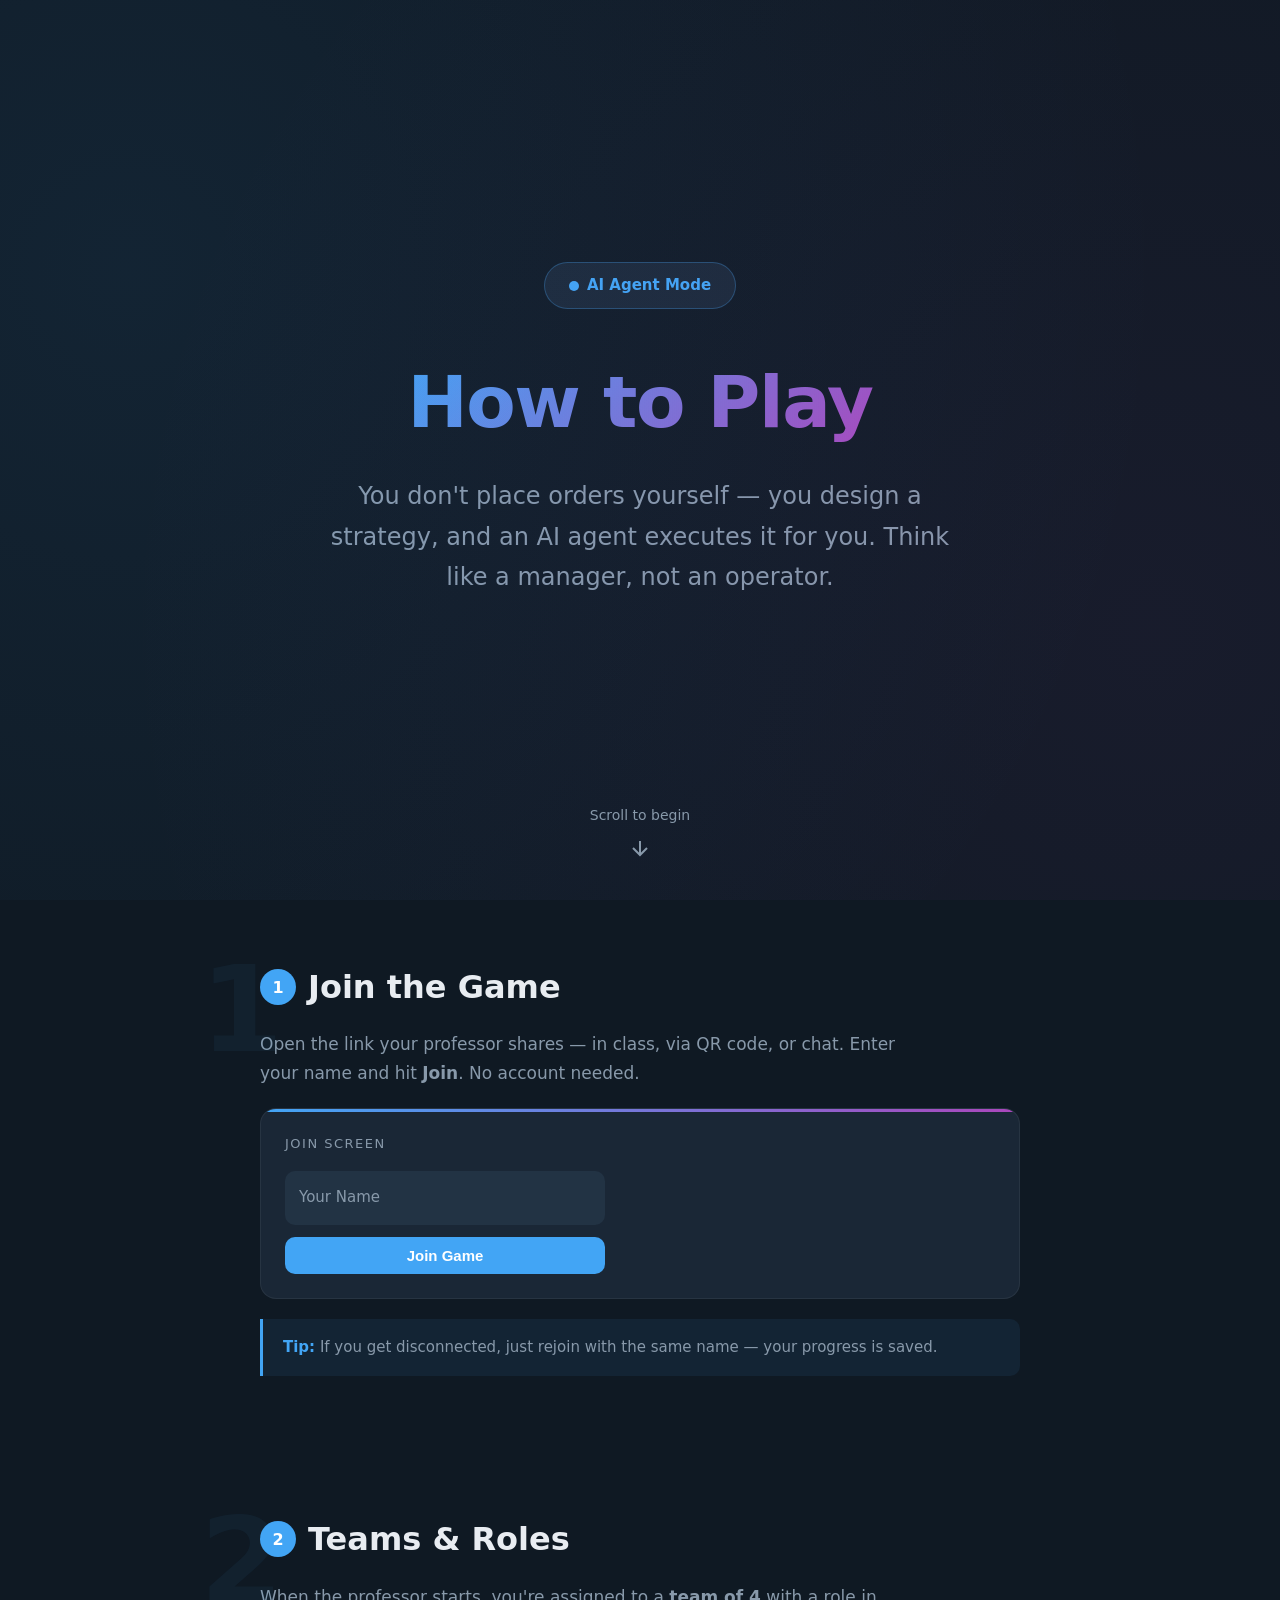
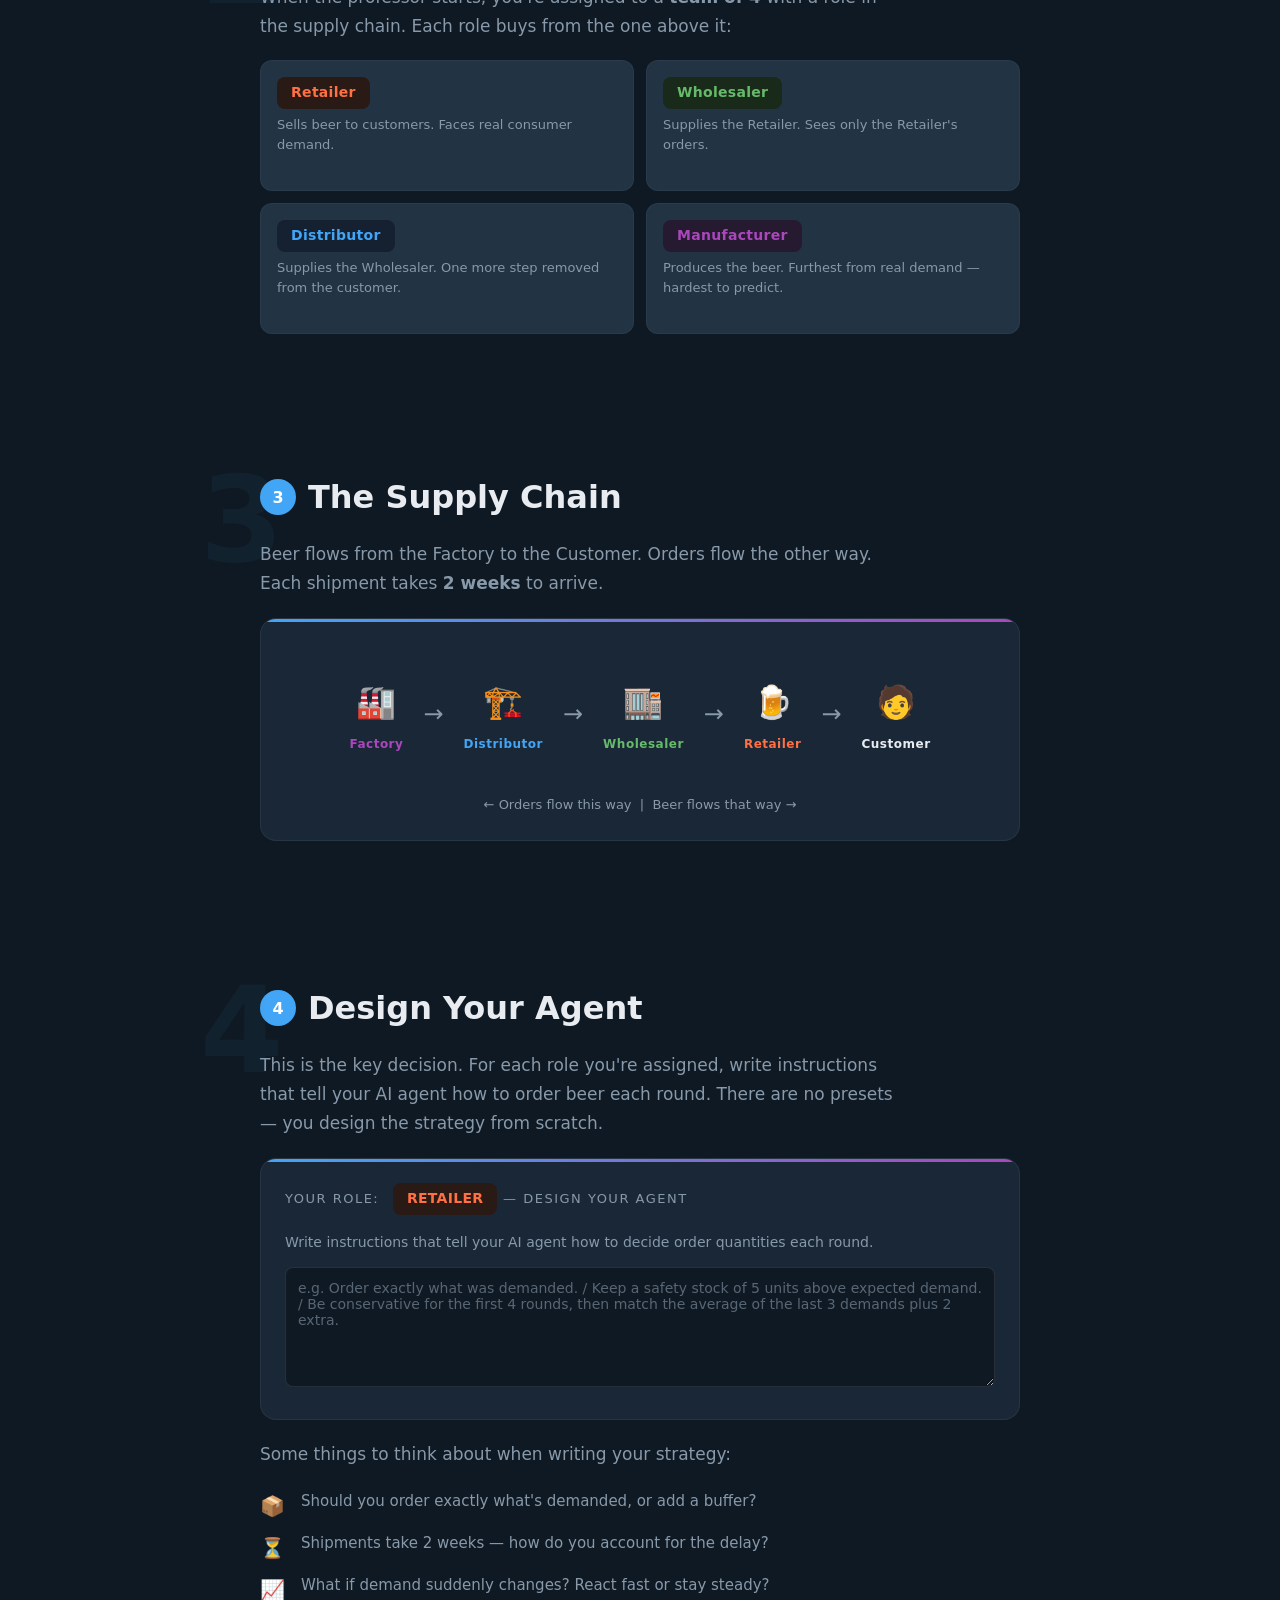
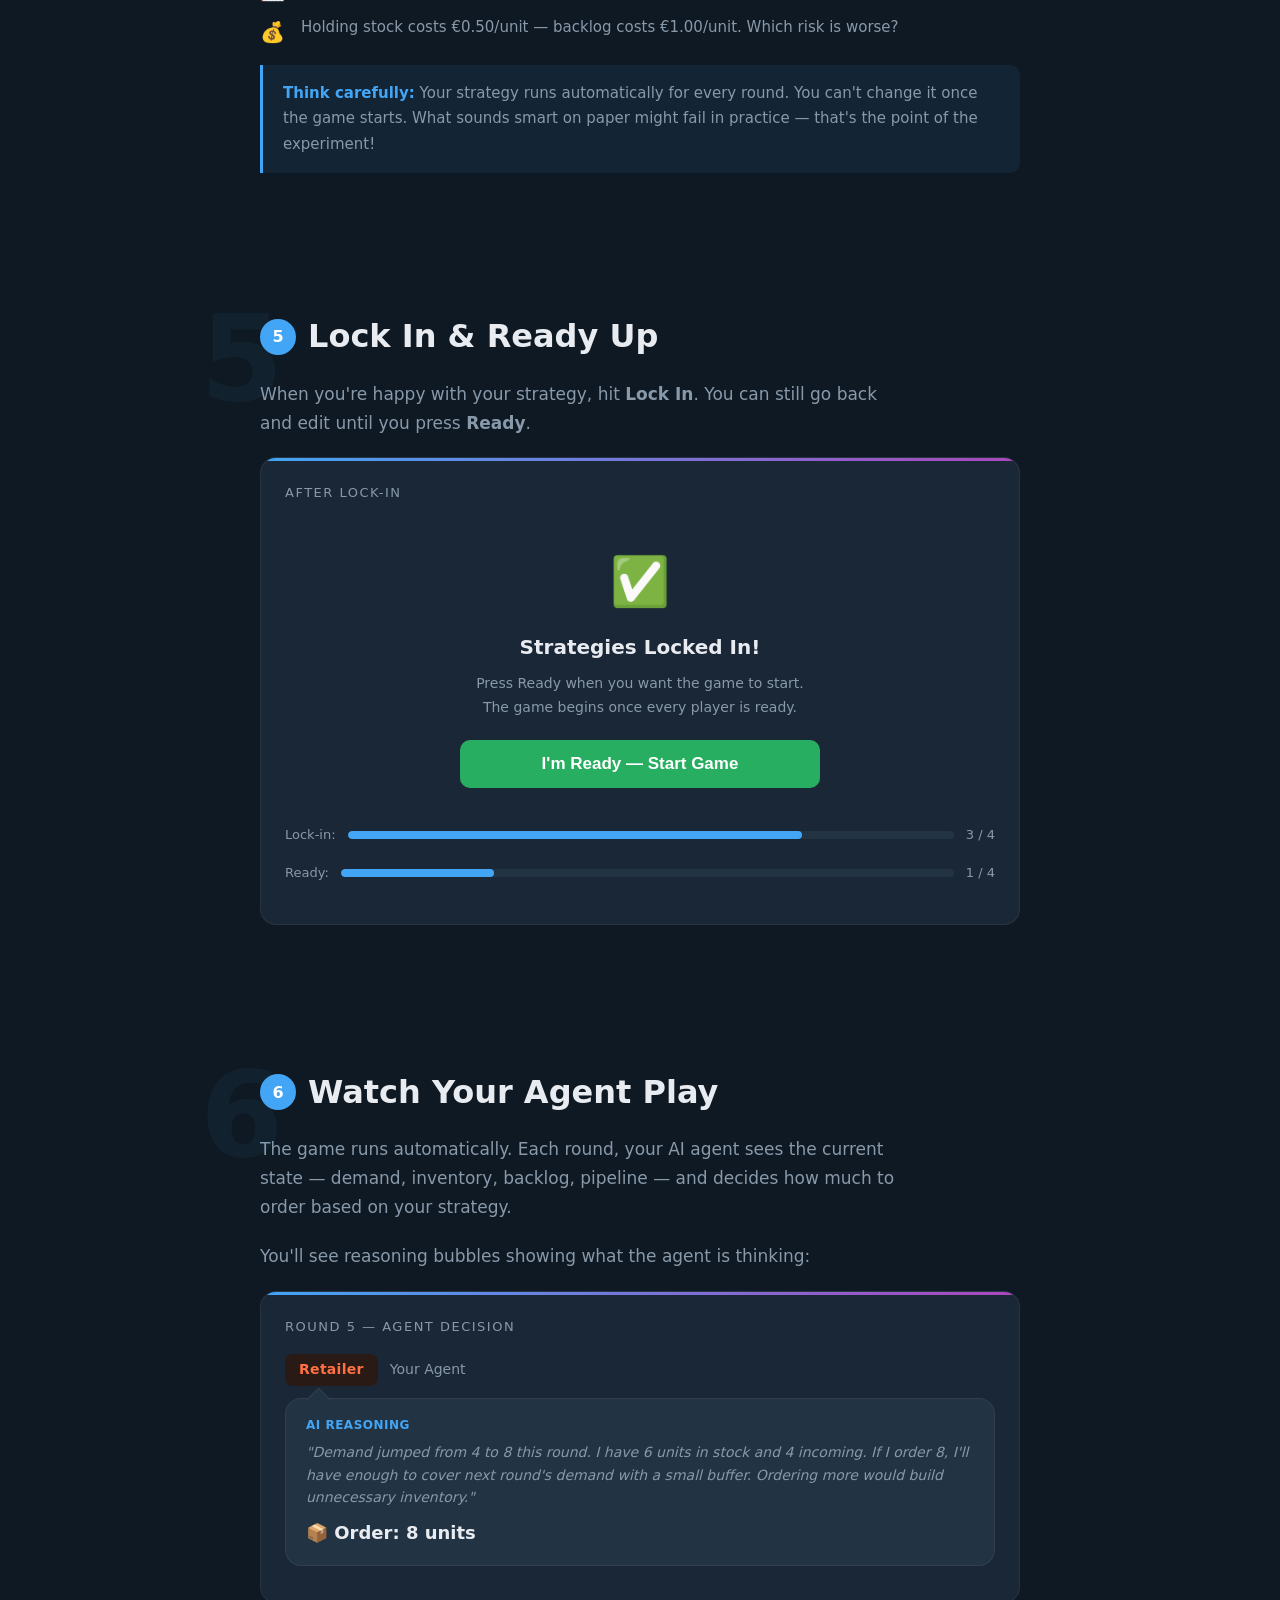
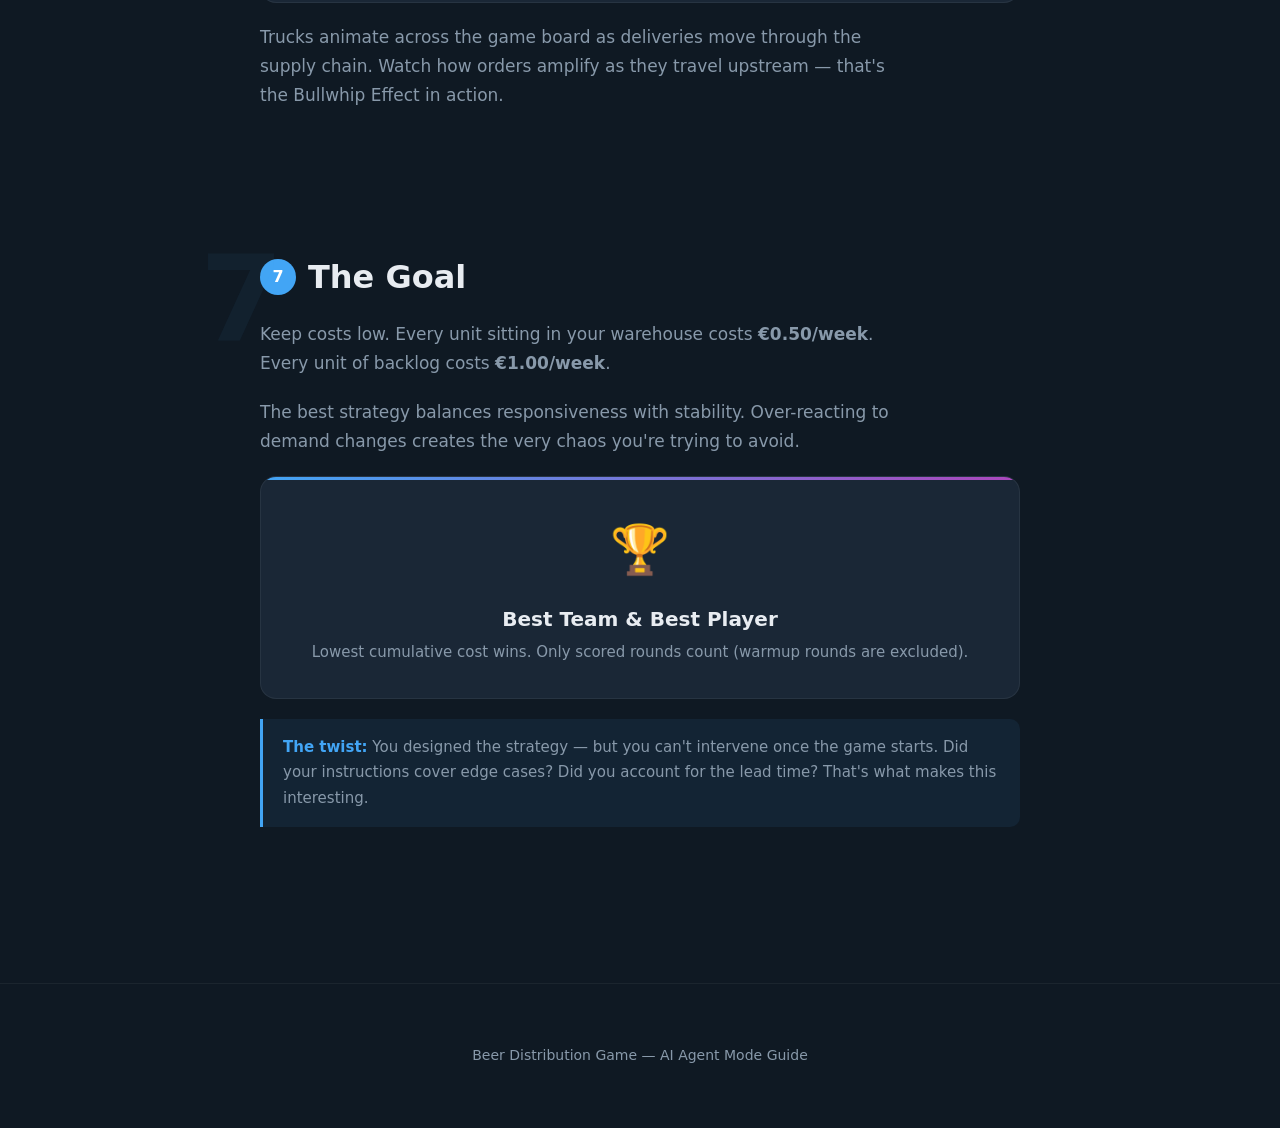
<file: docs/guide-ai.html>
<!DOCTYPE html>
<html lang="en">
<head>
<meta charset="UTF-8">
<meta name="viewport" content="width=device-width, initial-scale=1.0">
<title>Beer Game — How to Play (AI Agent Mode)</title>
<style>
  *{margin:0;padding:0;box-sizing:border-box}
  :root{
    --bg:#0F1923;--card:#1A2736;--card2:#223344;
    --text:#E8ECF1;--muted:#8899AA;
    --accent:#42A5F5;--accent2:#AB47BC;
    --ret:#FF7043;--who:#66BB6A;--dis:#42A5F5;--man:#AB47BC;
    --ret-bg:#2A1A15;--who-bg:#1A2A1A;--dis-bg:#152030;--man-bg:#251A30;
    --green:#27AE60;--red:#E74C3C;--orange:#E67E22;
  }
  body{font-family:'Segoe UI',system-ui,-apple-system,sans-serif;background:var(--bg);color:var(--text);line-height:1.7;overflow-x:hidden}

  .hero{min-height:100vh;display:flex;flex-direction:column;align-items:center;justify-content:center;text-align:center;padding:40px 20px;position:relative;overflow:hidden}
  .hero::before{content:'';position:absolute;top:-50%;left:-50%;width:200%;height:200%;background:radial-gradient(circle at 30% 40%,rgba(66,165,245,.08) 0%,transparent 50%),radial-gradient(circle at 70% 60%,rgba(171,71,188,.06) 0%,transparent 50%);animation:bgpulse 8s ease-in-out infinite alternate}
  @keyframes bgpulse{0%{transform:scale(1) rotate(0deg)}100%{transform:scale(1.1) rotate(2deg)}}
  .hero h1{font-size:clamp(2.5rem,6vw,4.5rem);font-weight:800;letter-spacing:-.02em;margin-bottom:12px;background:linear-gradient(135deg,var(--accent),var(--accent2));-webkit-background-clip:text;-webkit-text-fill-color:transparent}
  .hero .sub{font-size:clamp(1rem,2.5vw,1.5rem);color:var(--muted);max-width:620px;margin-bottom:40px}
  .hero .mode-badge{display:inline-flex;align-items:center;gap:8px;background:var(--card);border:1px solid rgba(66,165,245,.3);border-radius:100px;padding:10px 24px;font-size:15px;color:var(--accent);font-weight:600;margin-bottom:32px}
  .hero .mode-badge .dot{width:10px;height:10px;border-radius:50%;background:var(--accent);animation:pulse 2s infinite}
  @keyframes pulse{0%,100%{opacity:1;transform:scale(1)}50%{opacity:.5;transform:scale(.8)}}
  .scroll-hint{position:absolute;bottom:40px;color:var(--muted);font-size:14px;animation:bounce 2s infinite}
  @keyframes bounce{0%,100%{transform:translateY(0)}50%{transform:translateY(8px)}}
  .scroll-hint svg{display:block;margin:8px auto 0;width:24px;height:24px;stroke:var(--muted);fill:none;stroke-width:2}

  .steps{max-width:800px;margin:0 auto;padding:0 20px 80px}
  .step{position:relative;padding:60px 0;opacity:0;transform:translateY(40px);transition:all .6s cubic-bezier(.16,1,.3,1)}
  .step.visible{opacity:1;transform:translateY(0)}
  .step-num{position:absolute;top:50px;left:-60px;font-size:120px;font-weight:900;color:rgba(66,165,245,.06);line-height:1;pointer-events:none;user-select:none}
  @media(max-width:900px){.step-num{position:static;font-size:64px;margin-bottom:-20px}}
  .step h2{font-size:clamp(1.5rem,3vw,2rem);font-weight:700;margin-bottom:16px;display:flex;align-items:center;gap:12px}
  .step h2 .num{background:var(--accent);color:#fff;width:36px;height:36px;border-radius:50%;display:flex;align-items:center;justify-content:center;font-size:16px;font-weight:700;flex-shrink:0}
  .step p{color:var(--muted);font-size:17px;max-width:640px;margin-bottom:20px}

  .mockup{background:var(--card);border-radius:16px;padding:24px;margin:20px 0;border:1px solid rgba(255,255,255,.06);position:relative;overflow:hidden}
  .mockup::after{content:'';position:absolute;top:0;left:0;right:0;height:3px;background:linear-gradient(90deg,var(--accent),var(--accent2))}
  .mockup-title{font-size:13px;text-transform:uppercase;letter-spacing:1.5px;color:var(--muted);margin-bottom:16px}

  .role{display:inline-block;padding:4px 14px;border-radius:8px;font-size:14px;font-weight:700;letter-spacing:.3px}
  .role.ret{color:var(--ret);background:var(--ret-bg)}
  .role.who{color:var(--who);background:var(--who-bg)}
  .role.dis{color:var(--dis);background:var(--dis-bg)}
  .role.man{color:var(--man);background:var(--man-bg)}

  .tip{background:rgba(66,165,245,.08);border-left:3px solid var(--accent);border-radius:0 10px 10px 0;padding:16px 20px;margin:16px 0;font-size:15px;color:var(--muted)}
  .tip strong{color:var(--accent)}

  .roles-grid{display:grid;grid-template-columns:1fr 1fr;gap:12px;margin:16px 0}
  @media(max-width:600px){.roles-grid{grid-template-columns:1fr}}
  .role-card{background:var(--card2);border-radius:12px;padding:16px;border:1px solid rgba(255,255,255,.04)}
  .role-card h4{display:flex;align-items:center;gap:8px;margin-bottom:6px}
  .role-card p{font-size:13px;color:var(--muted);line-height:1.5}

  /* Strategy cards */
  .strat-name{font-size:16px;font-weight:700;margin-bottom:4px}
  .strat-desc{font-size:13px;color:var(--muted);line-height:1.5}
  .custom-textarea{width:100%;min-height:80px;padding:12px;border-radius:8px;border:1px solid rgba(255,255,255,.1);background:var(--bg);color:var(--text);font-size:14px;font-family:inherit;resize:vertical;outline:none}
  .custom-textarea:focus{border-color:var(--accent)}
  .custom-textarea::placeholder{color:var(--muted);opacity:.6}

  /* Lock-in / Ready */
  .btn{padding:10px 24px;border-radius:10px;border:none;font-size:15px;font-weight:700;cursor:pointer;transition:all .15s}
  .btn-primary{background:var(--accent);color:#fff}
  .btn-primary:hover{filter:brightness(1.1);transform:translateY(-1px)}
  .btn-primary:active{transform:translateY(0)}
  .btn-green{background:var(--green);color:#fff}
  .btn-green:hover{filter:brightness(1.1);transform:translateY(-1px)}
  .btn-disabled{opacity:.4;pointer-events:none}

  .progress-row{display:flex;align-items:center;gap:12px;margin:16px 0}
  .progress-bar{flex:1;height:8px;background:var(--card2);border-radius:4px;overflow:hidden}
  .progress-fill{height:100%;background:var(--accent);border-radius:4px;transition:width .4s ease}
  .progress-label{font-size:13px;color:var(--muted);white-space:nowrap}

  .chain{display:flex;align-items:center;justify-content:center;gap:0;flex-wrap:wrap;padding:20px 0}
  .chain-node{text-align:center;padding:12px 16px}
  .chain-icon{font-size:32px;margin-bottom:4px}
  .chain-label{font-size:12px;font-weight:700;letter-spacing:.5px}
  .chain-arrow{color:var(--muted);font-size:24px;padding:0 4px}

  /* Reasoning bubble */
  .reasoning{background:var(--card2);border-radius:16px;padding:16px 20px;margin:12px 0;position:relative;border:1px solid rgba(255,255,255,.06)}
  .reasoning::before{content:'';position:absolute;top:-8px;left:24px;width:16px;height:16px;background:var(--card2);border:1px solid rgba(255,255,255,.06);border-right:none;border-bottom:none;transform:rotate(45deg)}
  .reasoning .agent-label{font-size:12px;font-weight:700;color:var(--accent);text-transform:uppercase;letter-spacing:.5px;margin-bottom:6px}
  .reasoning .thought{font-size:14px;color:var(--muted);line-height:1.6;font-style:italic}
  .reasoning .order-result{margin-top:10px;font-size:18px;font-weight:800;color:var(--text)}

  .footer{text-align:center;padding:60px 20px;color:var(--muted);font-size:14px;border-top:1px solid rgba(255,255,255,.05)}
</style>
</head>
<body>

<!-- ═══ HERO ═══ -->
<section class="hero">
  <div class="mode-badge"><span class="dot"></span> AI Agent Mode</div>
  <h1>How to Play</h1>
  <p class="sub">You don't place orders yourself — you design a strategy, and an AI agent executes it for you. Think like a manager, not an operator.</p>
  <div class="scroll-hint">
    Scroll to begin
    <svg viewBox="0 0 24 24"><path d="M12 5v14M5 12l7 7 7-7"/></svg>
  </div>
</section>

<!-- ═══ STEPS ═══ -->
<div class="steps">

  <!-- STEP 1 -->
  <div class="step">
    <div class="step-num">1</div>
    <h2><span class="num">1</span> Join the Game</h2>
    <p>Open the link your professor shares — in class, via QR code, or chat. Enter your name and hit <strong>Join</strong>. No account needed.</p>
    <div class="mockup">
      <div class="mockup-title">Join Screen</div>
      <div style="max-width:320px">
        <div style="background:var(--card2);border-radius:10px;padding:14px;margin-bottom:12px;color:var(--muted);font-size:15px">Your Name</div>
        <button class="btn btn-primary" style="width:100%">Join Game</button>
      </div>
    </div>
    <div class="tip"><strong>Tip:</strong> If you get disconnected, just rejoin with the same name — your progress is saved.</div>
  </div>

  <!-- STEP 2 -->
  <div class="step">
    <div class="step-num">2</div>
    <h2><span class="num">2</span> Teams & Roles</h2>
    <p>When the professor starts, you're assigned to a <strong>team of 4</strong> with a role in the supply chain. Each role buys from the one above it:</p>
    <div class="roles-grid">
      <div class="role-card">
        <h4><span class="role ret">Retailer</span></h4>
        <p>Sells beer to customers. Faces real consumer demand.</p>
      </div>
      <div class="role-card">
        <h4><span class="role who">Wholesaler</span></h4>
        <p>Supplies the Retailer. Sees only the Retailer's orders.</p>
      </div>
      <div class="role-card">
        <h4><span class="role dis">Distributor</span></h4>
        <p>Supplies the Wholesaler. One more step removed from the customer.</p>
      </div>
      <div class="role-card">
        <h4><span class="role man">Manufacturer</span></h4>
        <p>Produces the beer. Furthest from real demand — hardest to predict.</p>
      </div>
    </div>
  </div>

  <!-- STEP 3 -->
  <div class="step">
    <div class="step-num">3</div>
    <h2><span class="num">3</span> The Supply Chain</h2>
    <p>Beer flows from the Factory to the Customer. Orders flow the other way. Each shipment takes <strong>2 weeks</strong> to arrive.</p>
    <div class="mockup">
      <div class="chain">
        <div class="chain-node"><div class="chain-icon">🏭</div><div class="chain-label" style="color:var(--man)">Factory</div></div>
        <div class="chain-arrow">→</div>
        <div class="chain-node"><div class="chain-icon">🏗️</div><div class="chain-label" style="color:var(--dis)">Distributor</div></div>
        <div class="chain-arrow">→</div>
        <div class="chain-node"><div class="chain-icon">🏬</div><div class="chain-label" style="color:var(--who)">Wholesaler</div></div>
        <div class="chain-arrow">→</div>
        <div class="chain-node"><div class="chain-icon">🍺</div><div class="chain-label" style="color:var(--ret)">Retailer</div></div>
        <div class="chain-arrow">→</div>
        <div class="chain-node"><div class="chain-icon">🧑</div><div class="chain-label">Customer</div></div>
      </div>
      <div style="text-align:center;color:var(--muted);font-size:13px;margin-top:8px">
        ← Orders flow this way &nbsp;|&nbsp; Beer flows that way →
      </div>
    </div>
  </div>

  <!-- STEP 4 -->
  <div class="step">
    <div class="step-num">4</div>
    <h2><span class="num">4</span> Design Your Agent</h2>
    <p>This is the key decision. For each role you're assigned, write instructions that tell your AI agent how to order beer each round. There are no presets — you design the strategy from scratch.</p>

    <div class="mockup">
      <div class="mockup-title">Your Role: <span class="role ret" style="margin-left:8px">Retailer</span> — Design Your Agent</div>
      <p style="color:var(--muted);font-size:14px;margin-bottom:12px">Write instructions that tell your AI agent how to decide order quantities each round.</p>
      <textarea class="custom-textarea" id="demoPrompt" style="width:100%;min-height:120px" placeholder="e.g. Order exactly what was demanded. / Keep a safety stock of 5 units above expected demand. / Be conservative for the first 4 rounds, then match the average of the last 3 demands plus 2 extra."></textarea>
    </div>

    <p style="margin-top:16px">Some things to think about when writing your strategy:</p>
    <div style="display:grid;grid-template-columns:auto 1fr;gap:8px 16px;margin:12px 0;font-size:15px">
      <span style="font-size:20px">📦</span><span style="color:var(--muted)">Should you order exactly what's demanded, or add a buffer?</span>
      <span style="font-size:20px">⏳</span><span style="color:var(--muted)">Shipments take 2 weeks — how do you account for the delay?</span>
      <span style="font-size:20px">📈</span><span style="color:var(--muted)">What if demand suddenly changes? React fast or stay steady?</span>
      <span style="font-size:20px">💰</span><span style="color:var(--muted)">Holding stock costs €0.50/unit — backlog costs €1.00/unit. Which risk is worse?</span>
    </div>

    <div class="tip"><strong>Think carefully:</strong> Your strategy runs automatically for every round. You can't change it once the game starts. What sounds smart on paper might fail in practice — that's the point of the experiment!</div>
  </div>

  <!-- STEP 5 -->
  <div class="step">
    <div class="step-num">5</div>
    <h2><span class="num">5</span> Lock In & Ready Up</h2>
    <p>When you're happy with your strategy, hit <strong>Lock In</strong>. You can still go back and edit until you press <strong>Ready</strong>.</p>

    <div class="mockup">
      <div class="mockup-title">After Lock-In</div>
      <div style="text-align:center;padding:20px 0">
        <div style="font-size:48px;margin-bottom:8px">✅</div>
        <div style="font-size:20px;font-weight:700;margin-bottom:8px">Strategies Locked In!</div>
        <div style="color:var(--muted);font-size:14px;margin-bottom:20px">Press Ready when you want the game to start.<br>The game begins once every player is ready.</div>
        <button class="btn btn-green" id="demoReadyBtn" onclick="demoReady()" style="width:100%;max-width:360px;padding:14px;font-size:17px">I'm Ready — Start Game</button>
      </div>
      <div class="progress-row">
        <span class="progress-label">Lock-in:</span>
        <div class="progress-bar"><div class="progress-fill" id="lockProgress" style="width:75%"></div></div>
        <span class="progress-label" id="lockLabel">3 / 4</span>
      </div>
      <div class="progress-row">
        <span class="progress-label">Ready:</span>
        <div class="progress-bar"><div class="progress-fill" id="readyProgress" style="width:25%"></div></div>
        <span class="progress-label" id="readyLabel">1 / 4</span>
      </div>
    </div>
  </div>

  <!-- STEP 6 -->
  <div class="step">
    <div class="step-num">6</div>
    <h2><span class="num">6</span> Watch Your Agent Play</h2>
    <p>The game runs automatically. Each round, your AI agent sees the current state — demand, inventory, backlog, pipeline — and decides how much to order based on your strategy.</p>
    <p>You'll see reasoning bubbles showing what the agent is thinking:</p>

    <div class="mockup">
      <div class="mockup-title">Round 5 — Agent Decision</div>
      <div style="display:flex;align-items:center;gap:12px;margin-bottom:12px">
        <span class="role ret">Retailer</span>
        <span style="color:var(--muted);font-size:14px">Your Agent</span>
      </div>
      <div class="reasoning">
        <div class="agent-label">AI Reasoning</div>
        <div class="thought">"Demand jumped from 4 to 8 this round. I have 6 units in stock and 4 incoming. If I order 8, I'll have enough to cover next round's demand with a small buffer. Ordering more would build unnecessary inventory."</div>
        <div class="order-result">📦 Order: 8 units</div>
      </div>
    </div>

    <p>Trucks animate across the game board as deliveries move through the supply chain. Watch how orders amplify as they travel upstream — that's the Bullwhip Effect in action.</p>
  </div>

  <!-- STEP 7 -->
  <div class="step">
    <div class="step-num">7</div>
    <h2><span class="num">7</span> The Goal</h2>
    <p>Keep costs low. Every unit sitting in your warehouse costs <strong>€0.50/week</strong>. Every unit of backlog costs <strong>€1.00/week</strong>.</p>
    <p>The best strategy balances responsiveness with stability. Over-reacting to demand changes creates the very chaos you're trying to avoid.</p>
    <div class="mockup" style="text-align:center;padding:32px">
      <div style="font-size:48px;margin-bottom:12px">🏆</div>
      <div style="font-size:20px;font-weight:700;margin-bottom:4px">Best Team & Best Player</div>
      <div style="color:var(--muted);font-size:15px">Lowest cumulative cost wins. Only scored rounds count (warmup rounds are excluded).</div>
    </div>
    <div class="tip"><strong>The twist:</strong> You designed the strategy — but you can't intervene once the game starts. Did your instructions cover edge cases? Did you account for the lead time? That's what makes this interesting.</div>
  </div>

</div>

<div class="footer">
  Beer Distribution Game — AI Agent Mode Guide
</div>

<script>
// Scroll reveal
const steps = document.querySelectorAll('.step');
const obs = new IntersectionObserver(entries => {
  entries.forEach(e => { if (e.isIntersecting) e.target.classList.add('visible'); });
}, { threshold: 0.15 });
steps.forEach(s => obs.observe(s));

// Strategy selection demo
// Ready button demo
function demoReady() {
  const btn = document.getElementById('demoReadyBtn');
  btn.textContent = '✓ You are Ready!';
  btn.classList.add('btn-disabled');
  btn.style.background = 'var(--muted)';
  document.getElementById('readyProgress').style.width = '50%';
  document.getElementById('readyLabel').textContent = '2 / 4';
}
</script>
</body>
</html>
</file>
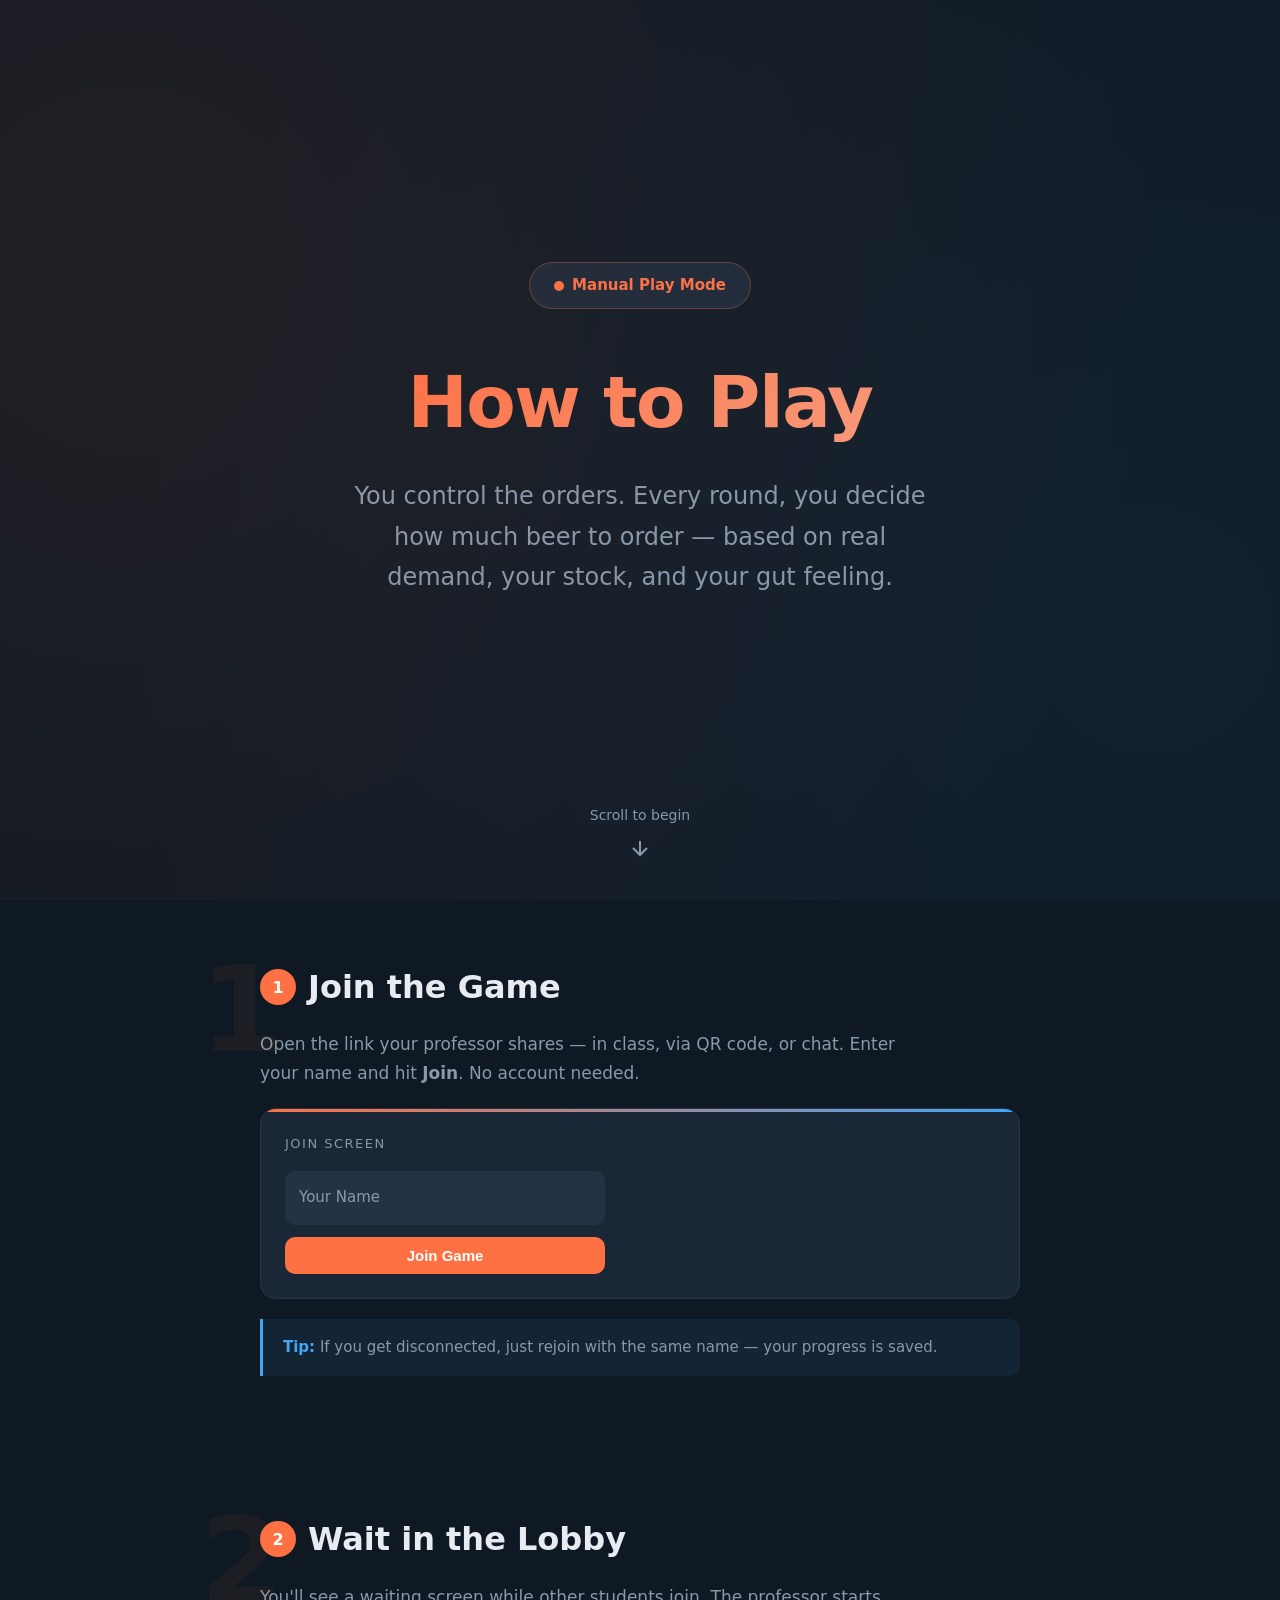
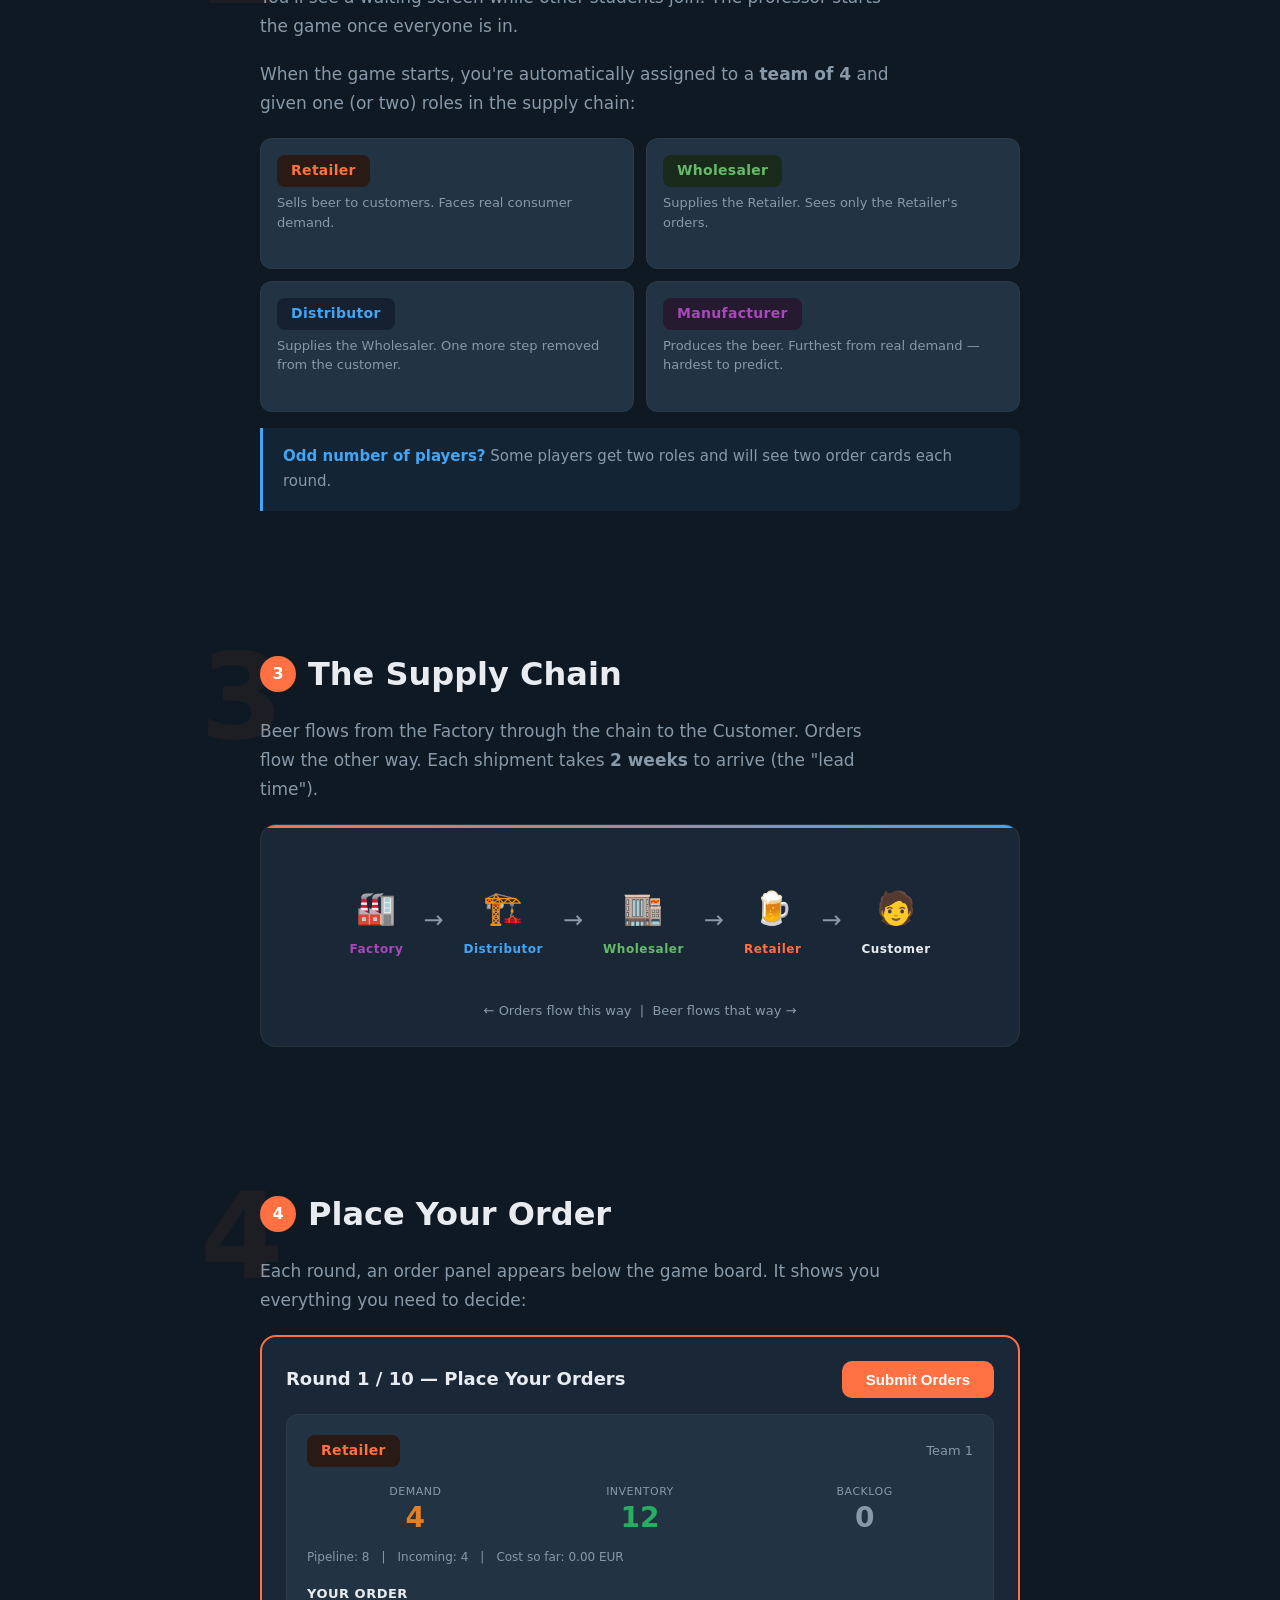
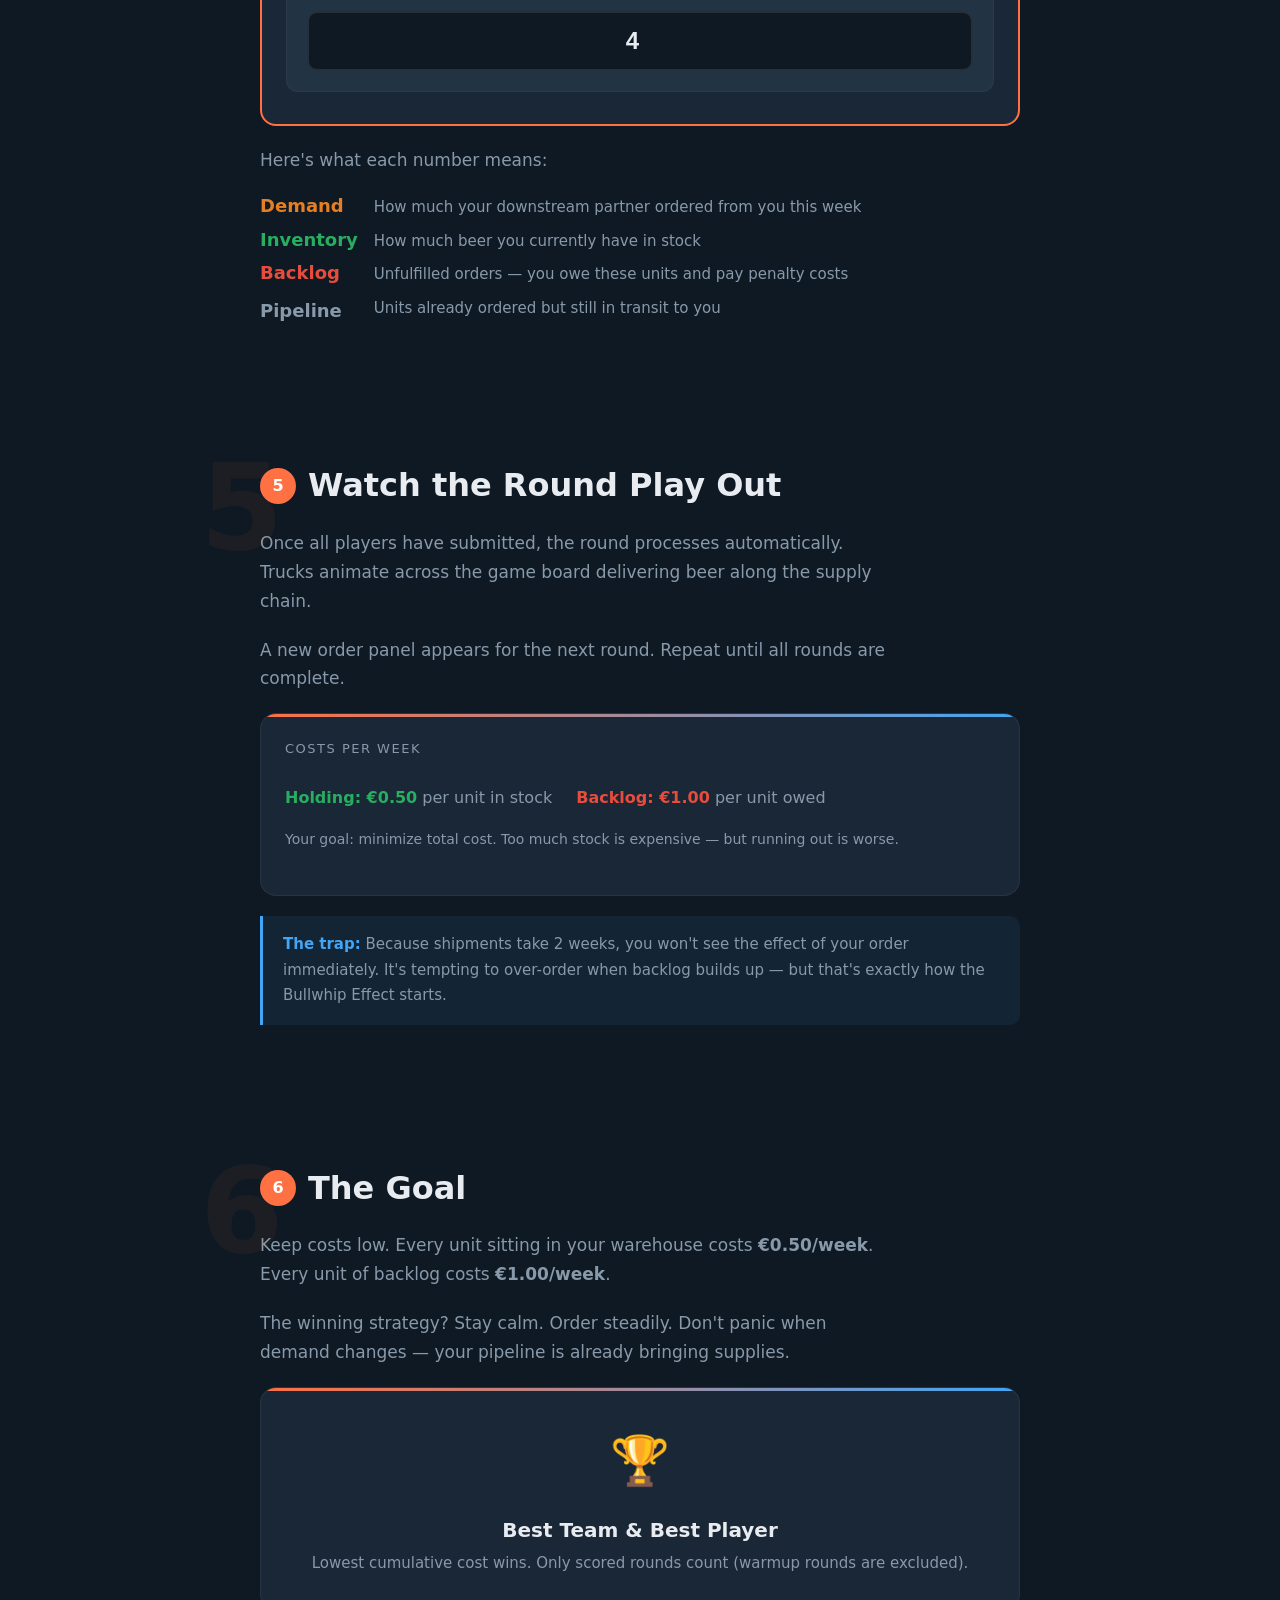
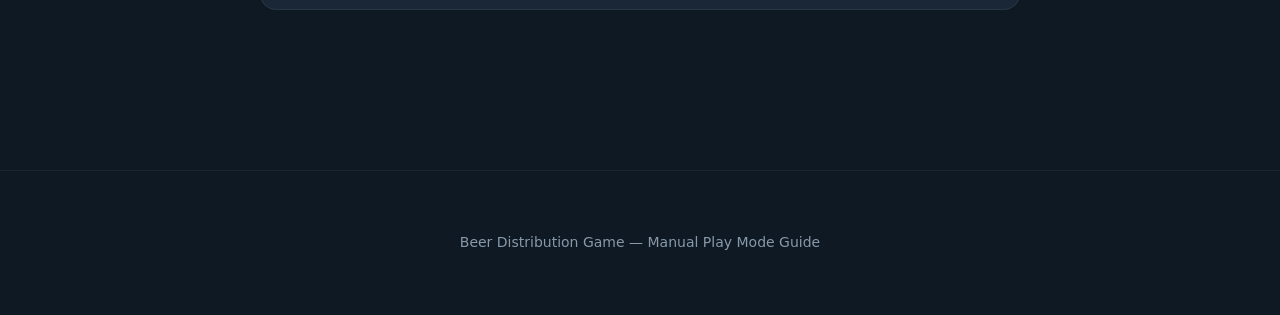
<file: docs/guide-human.html>
<!DOCTYPE html>
<html lang="en">
<head>
<meta charset="UTF-8">
<meta name="viewport" content="width=device-width, initial-scale=1.0">
<title>Beer Game — How to Play (Manual Mode)</title>
<style>
  *{margin:0;padding:0;box-sizing:border-box}
  :root{
    --bg:#0F1923;--card:#1A2736;--card2:#223344;
    --text:#E8ECF1;--muted:#8899AA;
    --accent:#FF7043;--accent2:#42A5F5;
    --ret:#FF7043;--who:#66BB6A;--dis:#42A5F5;--man:#AB47BC;
    --ret-bg:#2A1A15;--who-bg:#1A2A1A;--dis-bg:#152030;--man-bg:#251A30;
    --green:#27AE60;--red:#E74C3C;--orange:#E67E22;
  }
  body{font-family:'Segoe UI',system-ui,-apple-system,sans-serif;background:var(--bg);color:var(--text);line-height:1.7;overflow-x:hidden}

  /* Hero */
  .hero{min-height:100vh;display:flex;flex-direction:column;align-items:center;justify-content:center;text-align:center;padding:40px 20px;position:relative;overflow:hidden}
  .hero::before{content:'';position:absolute;top:-50%;left:-50%;width:200%;height:200%;background:radial-gradient(circle at 30% 40%,rgba(255,112,67,.08) 0%,transparent 50%),radial-gradient(circle at 70% 60%,rgba(66,165,245,.06) 0%,transparent 50%);animation:bgpulse 8s ease-in-out infinite alternate}
  @keyframes bgpulse{0%{transform:scale(1) rotate(0deg)}100%{transform:scale(1.1) rotate(2deg)}}
  .hero h1{font-size:clamp(2.5rem,6vw,4.5rem);font-weight:800;letter-spacing:-.02em;margin-bottom:12px;background:linear-gradient(135deg,var(--accent),#FF9A76);-webkit-background-clip:text;-webkit-text-fill-color:transparent}
  .hero .sub{font-size:clamp(1rem,2.5vw,1.5rem);color:var(--muted);max-width:600px;margin-bottom:40px}
  .hero .mode-badge{display:inline-flex;align-items:center;gap:8px;background:var(--card);border:1px solid rgba(255,112,67,.3);border-radius:100px;padding:10px 24px;font-size:15px;color:var(--accent);font-weight:600;margin-bottom:32px}
  .hero .mode-badge .dot{width:10px;height:10px;border-radius:50%;background:var(--accent);animation:pulse 2s infinite}
  @keyframes pulse{0%,100%{opacity:1;transform:scale(1)}50%{opacity:.5;transform:scale(.8)}}
  .scroll-hint{position:absolute;bottom:40px;color:var(--muted);font-size:14px;animation:bounce 2s infinite}
  @keyframes bounce{0%,100%{transform:translateY(0)}50%{transform:translateY(8px)}}
  .scroll-hint svg{display:block;margin:8px auto 0;width:24px;height:24px;stroke:var(--muted);fill:none;stroke-width:2}

  /* Steps */
  .steps{max-width:800px;margin:0 auto;padding:0 20px 80px}
  .step{position:relative;padding:60px 0;opacity:0;transform:translateY(40px);transition:all .6s cubic-bezier(.16,1,.3,1)}
  .step.visible{opacity:1;transform:translateY(0)}
  .step-num{position:absolute;top:50px;left:-60px;font-size:120px;font-weight:900;color:rgba(255,112,67,.06);line-height:1;pointer-events:none;user-select:none}
  @media(max-width:900px){.step-num{position:static;font-size:64px;margin-bottom:-20px}}
  .step h2{font-size:clamp(1.5rem,3vw,2rem);font-weight:700;margin-bottom:16px;display:flex;align-items:center;gap:12px}
  .step h2 .num{background:var(--accent);color:#fff;width:36px;height:36px;border-radius:50%;display:flex;align-items:center;justify-content:center;font-size:16px;font-weight:700;flex-shrink:0}
  .step p{color:var(--muted);font-size:17px;max-width:640px;margin-bottom:20px}

  /* Cards / Mockups */
  .mockup{background:var(--card);border-radius:16px;padding:24px;margin:20px 0;border:1px solid rgba(255,255,255,.06);position:relative;overflow:hidden}
  .mockup::after{content:'';position:absolute;top:0;left:0;right:0;height:3px;background:linear-gradient(90deg,var(--accent),var(--accent2))}
  .mockup-title{font-size:13px;text-transform:uppercase;letter-spacing:1.5px;color:var(--muted);margin-bottom:16px}

  /* Role badges */
  .role{display:inline-block;padding:4px 14px;border-radius:8px;font-size:14px;font-weight:700;letter-spacing:.3px}
  .role.ret{color:var(--ret);background:var(--ret-bg)}
  .role.who{color:var(--who);background:var(--who-bg)}
  .role.dis{color:var(--dis);background:var(--dis-bg)}
  .role.man{color:var(--man);background:var(--man-bg)}

  /* Order card mockup */
  .order-card{background:var(--card2);border-radius:12px;padding:20px;margin:8px 0;border:1px solid rgba(255,255,255,.04)}
  .order-header{display:flex;justify-content:space-between;align-items:center;margin-bottom:16px}
  .stats-row{display:grid;grid-template-columns:1fr 1fr 1fr;gap:8px;text-align:center;margin-bottom:12px}
  .stat-label{font-size:11px;color:var(--muted);text-transform:uppercase;letter-spacing:.5px}
  .stat-val{font-size:28px;font-weight:800;line-height:1.2}
  .stat-val.demand{color:var(--orange)}
  .stat-val.inv{color:var(--green)}
  .stat-val.back{color:var(--red)}
  .stat-val.zero{color:var(--muted)}
  .meta-row{font-size:12px;color:var(--muted);display:flex;gap:12px;margin-bottom:16px}
  .order-input{width:100%;padding:14px;border-radius:10px;border:2px solid rgba(255,255,255,.1);background:var(--bg);color:var(--text);font-size:24px;font-weight:700;text-align:center;outline:none;transition:border-color .2s}
  .order-input:focus{border-color:var(--accent)}
  .order-label{font-size:13px;font-weight:700;margin-bottom:6px;text-transform:uppercase;letter-spacing:.5px}

  /* Interactive demo */
  .demo-panel{background:var(--card);border:2px solid var(--accent);border-radius:16px;padding:24px;margin:20px 0}
  .demo-panel h3{display:flex;justify-content:space-between;align-items:center;margin-bottom:16px}
  .btn{padding:10px 24px;border-radius:10px;border:none;font-size:15px;font-weight:700;cursor:pointer;transition:all .15s}
  .btn-primary{background:var(--accent);color:#fff}
  .btn-primary:hover{filter:brightness(1.1);transform:translateY(-1px)}
  .btn-primary:active{transform:translateY(0)}
  .btn-outline{background:transparent;color:var(--accent);border:2px solid var(--accent)}
  .btn-disabled{opacity:.4;pointer-events:none}

  /* Waiting state */
  .waiting{text-align:center;color:var(--muted);padding:16px 0;display:none}
  .waiting .spinner{width:24px;height:24px;border:3px solid var(--card2);border-top-color:var(--accent);border-radius:50%;animation:spin .8s linear infinite;margin:0 auto 8px}
  @keyframes spin{to{transform:rotate(360deg)}}

  /* Supply chain visual */
  .chain{display:flex;align-items:center;justify-content:center;gap:0;flex-wrap:wrap;padding:20px 0}
  .chain-node{text-align:center;padding:12px 16px}
  .chain-icon{font-size:32px;margin-bottom:4px}
  .chain-label{font-size:12px;font-weight:700;letter-spacing:.5px}
  .chain-arrow{color:var(--muted);font-size:24px;padding:0 4px}

  /* Tip box */
  .tip{background:rgba(66,165,245,.08);border-left:3px solid var(--accent2);border-radius:0 10px 10px 0;padding:16px 20px;margin:16px 0;font-size:15px;color:var(--muted)}
  .tip strong{color:var(--accent2)}

  /* Roles grid */
  .roles-grid{display:grid;grid-template-columns:1fr 1fr;gap:12px;margin:16px 0}
  @media(max-width:600px){.roles-grid{grid-template-columns:1fr}}
  .role-card{background:var(--card2);border-radius:12px;padding:16px;border:1px solid rgba(255,255,255,.04)}
  .role-card h4{display:flex;align-items:center;gap:8px;margin-bottom:6px}
  .role-card p{font-size:13px;color:var(--muted);line-height:1.5}

  /* Footer */
  .footer{text-align:center;padding:60px 20px;color:var(--muted);font-size:14px;border-top:1px solid rgba(255,255,255,.05)}
</style>
</head>
<body>

<!-- ═══ HERO ═══ -->
<section class="hero">
  <div class="mode-badge"><span class="dot"></span> Manual Play Mode</div>
  <h1>How to Play</h1>
  <p class="sub">You control the orders. Every round, you decide how much beer to order — based on real demand, your stock, and your gut feeling.</p>
  <div class="scroll-hint">
    Scroll to begin
    <svg viewBox="0 0 24 24"><path d="M12 5v14M5 12l7 7 7-7"/></svg>
  </div>
</section>

<!-- ═══ STEPS ═══ -->
<div class="steps">

  <!-- STEP 1 -->
  <div class="step">
    <div class="step-num">1</div>
    <h2><span class="num">1</span> Join the Game</h2>
    <p>Open the link your professor shares — in class, via QR code, or chat. Enter your name and hit <strong>Join</strong>. No account needed.</p>
    <div class="mockup">
      <div class="mockup-title">Join Screen</div>
      <div style="max-width:320px">
        <div style="background:var(--card2);border-radius:10px;padding:14px;margin-bottom:12px;color:var(--muted);font-size:15px">Your Name</div>
        <button class="btn btn-primary" style="width:100%">Join Game</button>
      </div>
    </div>
    <div class="tip"><strong>Tip:</strong> If you get disconnected, just rejoin with the same name — your progress is saved.</div>
  </div>

  <!-- STEP 2 -->
  <div class="step">
    <div class="step-num">2</div>
    <h2><span class="num">2</span> Wait in the Lobby</h2>
    <p>You'll see a waiting screen while other students join. The professor starts the game once everyone is in.</p>
    <p>When the game starts, you're automatically assigned to a <strong>team of 4</strong> and given one (or two) roles in the supply chain:</p>
    <div class="roles-grid">
      <div class="role-card">
        <h4><span class="role ret">Retailer</span></h4>
        <p>Sells beer to customers. Faces real consumer demand.</p>
      </div>
      <div class="role-card">
        <h4><span class="role who">Wholesaler</span></h4>
        <p>Supplies the Retailer. Sees only the Retailer's orders.</p>
      </div>
      <div class="role-card">
        <h4><span class="role dis">Distributor</span></h4>
        <p>Supplies the Wholesaler. One more step removed from the customer.</p>
      </div>
      <div class="role-card">
        <h4><span class="role man">Manufacturer</span></h4>
        <p>Produces the beer. Furthest from real demand — hardest to predict.</p>
      </div>
    </div>
    <div class="tip"><strong>Odd number of players?</strong> Some players get two roles and will see two order cards each round.</div>
  </div>

  <!-- STEP 3 -->
  <div class="step">
    <div class="step-num">3</div>
    <h2><span class="num">3</span> The Supply Chain</h2>
    <p>Beer flows from the Factory through the chain to the Customer. Orders flow the other way. Each shipment takes <strong>2 weeks</strong> to arrive (the "lead time").</p>
    <div class="mockup">
      <div class="chain">
        <div class="chain-node"><div class="chain-icon">🏭</div><div class="chain-label" style="color:var(--man)">Factory</div></div>
        <div class="chain-arrow">→</div>
        <div class="chain-node"><div class="chain-icon">🏗️</div><div class="chain-label" style="color:var(--dis)">Distributor</div></div>
        <div class="chain-arrow">→</div>
        <div class="chain-node"><div class="chain-icon">🏬</div><div class="chain-label" style="color:var(--who)">Wholesaler</div></div>
        <div class="chain-arrow">→</div>
        <div class="chain-node"><div class="chain-icon">🍺</div><div class="chain-label" style="color:var(--ret)">Retailer</div></div>
        <div class="chain-arrow">→</div>
        <div class="chain-node"><div class="chain-icon">🧑</div><div class="chain-label">Customer</div></div>
      </div>
      <div style="text-align:center;color:var(--muted);font-size:13px;margin-top:8px">
        ← Orders flow this way &nbsp;|&nbsp; Beer flows that way →
      </div>
    </div>
  </div>

  <!-- STEP 4 -->
  <div class="step">
    <div class="step-num">4</div>
    <h2><span class="num">4</span> Place Your Order</h2>
    <p>Each round, an order panel appears below the game board. It shows you everything you need to decide:</p>

    <div class="demo-panel" id="demoPanel">
      <h3>
        <span style="font-size:18px;font-weight:700">Round <span id="demoRound">1</span> / 10 — Place Your Orders</span>
        <button class="btn btn-primary" id="demoSubmit" onclick="demoSubmitOrders()">Submit Orders</button>
      </h3>
      <div class="order-card">
        <div class="order-header">
          <span class="role ret">Retailer</span>
          <span style="color:var(--muted);font-size:13px">Team 1</span>
        </div>
        <div class="stats-row">
          <div><div class="stat-label">Demand</div><div class="stat-val demand" id="demoDemand">4</div></div>
          <div><div class="stat-label">Inventory</div><div class="stat-val inv" id="demoInv">12</div></div>
          <div><div class="stat-label">Backlog</div><div class="stat-val zero" id="demoBack">0</div></div>
        </div>
        <div class="meta-row">
          <span>Pipeline: <span id="demoPipe">8</span></span>
          <span>|</span>
          <span>Incoming: <span id="demoIncoming">4</span></span>
          <span>|</span>
          <span>Cost so far: <span id="demoCost">0.00</span> EUR</span>
        </div>
        <div class="order-label">Your Order</div>
        <input type="number" class="order-input" id="demoOrderInput" value="4" min="0">
      </div>
      <div class="waiting" id="demoWaiting">
        <div class="spinner"></div>
        <p>Waiting for other players... (<span id="demoProgress">1</span> / 4)</p>
      </div>
    </div>

    <p style="margin-top:16px">Here's what each number means:</p>
    <div style="display:grid;grid-template-columns:auto 1fr;gap:8px 16px;margin:12px 0;font-size:15px">
      <span class="stat-val demand" style="font-size:18px">Demand</span><span style="color:var(--muted)">How much your downstream partner ordered from you this week</span>
      <span class="stat-val inv" style="font-size:18px">Inventory</span><span style="color:var(--muted)">How much beer you currently have in stock</span>
      <span class="stat-val back" style="font-size:18px">Backlog</span><span style="color:var(--muted)">Unfulfilled orders — you owe these units and pay penalty costs</span>
      <span style="font-size:18px;color:var(--muted);font-weight:700">Pipeline</span><span style="color:var(--muted)">Units already ordered but still in transit to you</span>
    </div>
  </div>

  <!-- STEP 5 -->
  <div class="step">
    <div class="step-num">5</div>
    <h2><span class="num">5</span> Watch the Round Play Out</h2>
    <p>Once all players have submitted, the round processes automatically. Trucks animate across the game board delivering beer along the supply chain.</p>
    <p>A new order panel appears for the next round. Repeat until all rounds are complete.</p>
    <div class="mockup">
      <div class="mockup-title">Costs per Week</div>
      <div style="display:flex;gap:24px;padding:8px 0;flex-wrap:wrap">
        <div><span style="color:var(--green);font-weight:700">Holding: €0.50</span><span style="color:var(--muted)"> per unit in stock</span></div>
        <div><span style="color:var(--red);font-weight:700">Backlog: €1.00</span><span style="color:var(--muted)"> per unit owed</span></div>
      </div>
      <p style="color:var(--muted);font-size:14px;margin-top:8px">Your goal: minimize total cost. Too much stock is expensive — but running out is worse.</p>
    </div>
    <div class="tip"><strong>The trap:</strong> Because shipments take 2 weeks, you won't see the effect of your order immediately. It's tempting to over-order when backlog builds up — but that's exactly how the Bullwhip Effect starts.</div>
  </div>

  <!-- STEP 6 -->
  <div class="step">
    <div class="step-num">6</div>
    <h2><span class="num">6</span> The Goal</h2>
    <p>Keep costs low. Every unit sitting in your warehouse costs <strong>€0.50/week</strong>. Every unit of backlog costs <strong>€1.00/week</strong>.</p>
    <p>The winning strategy? Stay calm. Order steadily. Don't panic when demand changes — your pipeline is already bringing supplies.</p>
    <div class="mockup" style="text-align:center;padding:32px">
      <div style="font-size:48px;margin-bottom:12px">🏆</div>
      <div style="font-size:20px;font-weight:700;margin-bottom:4px">Best Team & Best Player</div>
      <div style="color:var(--muted);font-size:15px">Lowest cumulative cost wins. Only scored rounds count (warmup rounds are excluded).</div>
    </div>
  </div>

</div>

<div class="footer">
  Beer Distribution Game — Manual Play Mode Guide
</div>

<script>
// Scroll reveal
const steps = document.querySelectorAll('.step');
const obs = new IntersectionObserver(entries => {
  entries.forEach(e => { if (e.isIntersecting) e.target.classList.add('visible'); });
}, { threshold: 0.15 });
steps.forEach(s => obs.observe(s));

// Demo interaction
let demoState = { round: 1, inv: 12, backlog: 0, pipe: 8, cost: 0, demand: 4 };

function demoSubmitOrders() {
  const order = parseInt(document.getElementById('demoOrderInput').value) || 0;
  const btn = document.getElementById('demoSubmit');
  const waiting = document.getElementById('demoWaiting');
  const input = document.getElementById('demoOrderInput');

  btn.classList.add('btn-disabled');
  input.disabled = true;
  waiting.style.display = 'block';

  // Simulate waiting
  let progress = 1;
  const iv = setInterval(() => {
    progress++;
    document.getElementById('demoProgress').textContent = progress;
    if (progress >= 4) {
      clearInterval(iv);
      setTimeout(() => processRound(order), 500);
    }
  }, 600);
}

function processRound(order) {
  const s = demoState;
  // Simple simulation
  const incoming = Math.min(s.pipe, 4);
  s.inv += incoming;
  s.pipe -= incoming;
  s.pipe += order;

  // Fulfill demand
  const canShip = Math.min(s.demand + s.backlog, s.inv);
  s.inv -= canShip;
  const unfulfilled = (s.demand + s.backlog) - canShip;
  s.backlog = unfulfilled;

  // Costs
  s.cost += s.inv * 0.5 + s.backlog * 1.0;
  s.round++;

  // New demand (step up after round 4)
  s.demand = s.round >= 4 ? 8 : 4;

  // Update UI
  document.getElementById('demoRound').textContent = s.round;
  document.getElementById('demoDemand').textContent = s.demand;
  document.getElementById('demoInv').textContent = s.inv;
  document.getElementById('demoInv').className = 'stat-val ' + (s.inv > 0 ? 'inv' : 'zero');
  document.getElementById('demoBack').textContent = s.backlog;
  document.getElementById('demoBack').className = 'stat-val ' + (s.backlog > 0 ? 'back' : 'zero');
  document.getElementById('demoPipe').textContent = s.pipe;
  document.getElementById('demoIncoming').textContent = Math.min(s.pipe, 4);
  document.getElementById('demoCost').textContent = s.cost.toFixed(2);
  document.getElementById('demoOrderInput').value = s.demand;
  document.getElementById('demoOrderInput').disabled = false;
  document.getElementById('demoSubmit').classList.remove('btn-disabled');
  document.getElementById('demoWaiting').style.display = 'none';
  document.getElementById('demoProgress').textContent = '1';
}
</script>
</body>
</html>
</file>
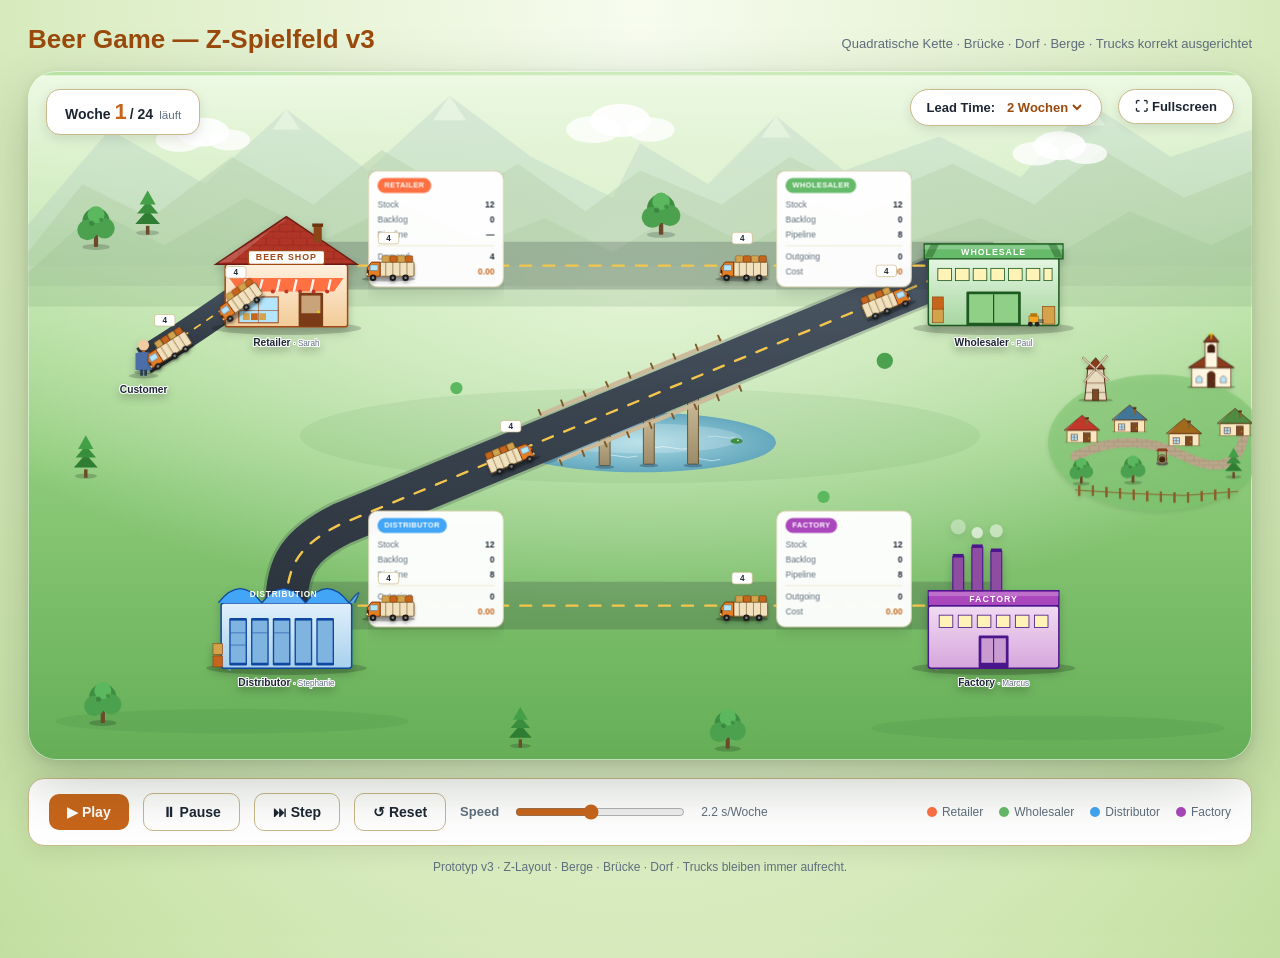
<file: docs/Spielfeld-Z3f.html>
<!DOCTYPE html>
<html lang="de">
<head>
<meta charset="UTF-8">
<title>Beer Game — Z-Spielfeld v3f (durchgehende Straßen)</title>
<style>
  :root {
    --grass-1:  #C9EBB3;
    --grass-2:  #9DD88B;
    --grass-3:  #76C067;
    --road:     #3F4A56;
    --road-edge:#2C343D;
    --dash:     #F4C64C;
    --ink:      #1C2633;
    --muted:    #5F6E7D;
    --card-bg:  rgba(255,255,255,0.96);
    --card-bd:  #C9B889;
    --accent:   #C8651A;
    --accent-d: #9A4A0C;

    --retailer:     #FF7043;
    --wholesaler:   #66BB6A;
    --distributor:  #42A5F5;
    --factory:      #AB47BC;
  }

  html, body {
    margin: 0; padding: 0;
    font-family: -apple-system, BlinkMacSystemFont, "Segoe UI", Roboto, Helvetica, Arial, sans-serif;
    color: var(--ink);
    background: radial-gradient(ellipse at 50% 0%, #F7FCEF 0%, #DDEEC6 60%, #C3DFA0 100%);
    min-height: 100vh;
  }
  .wrap { max-width: 1780px; margin: 24px auto; padding: 0 28px 60px; }
  header { display: flex; align-items: baseline; justify-content: space-between; margin-bottom: 16px; gap: 16px; }
  header h1 { margin: 0; font-size: 26px; font-weight: 800; color: var(--accent-d); }
  header .sub { font-size: 13px; color: var(--muted); }

  .board {
    position: relative;
    border-radius: 28px;
    overflow: hidden;
    box-shadow:
      0 22px 60px rgba(40, 60, 30, 0.28),
      0 3px 10px rgba(40, 60, 30, 0.12),
      inset 0 0 0 1px rgba(255,255,255,0.6);
    background:
      radial-gradient(ellipse 90% 70% at 50% 30%, #EFFAE6 0%, transparent 70%),
      linear-gradient(180deg, #B6E2A1 0%, #8FCC7B 55%, #65AE57 100%);
    aspect-ratio: 16 / 9;
  }
  .board svg { display: block; width: 100%; height: 100%; }
  .board.fullscreen { position: fixed; inset: 0; z-index: 9999; border-radius: 0; aspect-ratio: auto; }

  .week-badge {
    position: absolute; top: 18px; left: 18px; z-index: 5;
    background: white; border: 1.5px solid var(--card-bd);
    border-radius: 14px; padding: 9px 18px;
    font-size: 14px; font-weight: 700; color: var(--ink);
    box-shadow: 0 4px 12px rgba(0,0,0,0.10);
    font-variant-numeric: tabular-nums;
  }
  .week-badge b { color: var(--accent); font-size: 22px; margin-right: 3px; }
  .week-badge small { color: var(--muted); font-weight: 500; margin-left: 6px; }

  .fs-btn, .lt-pill {
    position: absolute; top: 18px; z-index: 5;
    background: white; border: 1.5px solid var(--card-bd);
    border-radius: 999px; padding: 9px 16px;
    font-size: 13px; font-weight: 700; color: var(--ink);
    cursor: pointer; box-shadow: 0 4px 12px rgba(0,0,0,0.10);
  }
  .fs-btn { right: 18px; }
  .fs-btn:hover { background: #FFF8EC; }
  .lt-pill { right: 150px; display: flex; align-items: center; gap: 8px; cursor: default; }
  .lt-pill select {
    border: none; font: inherit; color: var(--accent-d);
    background: transparent; font-weight: 800; cursor: pointer; outline: none;
  }

  .controls {
    margin-top: 18px;
    display: flex; align-items: center; gap: 14px; flex-wrap: wrap;
    background: white; border: 1.5px solid var(--card-bd);
    border-radius: 16px; padding: 14px 20px;
    box-shadow: 0 6px 22px rgba(40, 60, 30, 0.10);
  }
  .controls button {
    background: var(--accent); color: white; border: none;
    border-radius: 10px; padding: 10px 18px;
    font-weight: 700; font-size: 14px; cursor: pointer;
    transition: background .15s;
  }
  .controls button:hover { background: var(--accent-d); }
  .controls button.sec { background: white; color: var(--ink); border: 1.5px solid var(--card-bd); }
  .controls button.sec:hover { background: #FFF8EC; }
  .controls label { font-size: 13px; color: var(--muted); font-weight: 600; }
  .controls input[type="range"] { accent-color: var(--accent); width: 170px; }
  .controls .spacer { flex: 1; }
  .controls .legend { display: flex; gap: 16px; font-size: 12px; color: var(--muted); }
  .legend .dot {
    display: inline-block; width: 10px; height: 10px; border-radius: 50%;
    margin-right: 5px; vertical-align: middle;
  }

  .info-card {
    box-sizing: border-box;
    background: var(--card-bg);
    border: 1.5px solid var(--card-bd);
    border-radius: 14px;
    padding: 10px 13px;
    font-family: inherit;
    font-size: 12.5px;
    color: var(--ink);
    line-height: 1.45;
    box-shadow: 0 8px 22px rgba(0,0,0,0.12);
    backdrop-filter: blur(3px);
  }
  .info-card .role {
    font-size: 11px; font-weight: 800; text-transform: uppercase; letter-spacing: 0.6px;
    display: inline-block; padding: 3px 10px; border-radius: 999px;
    color: white; margin-bottom: 6px;
  }
  .info-card .role.Retailer    { background: var(--retailer); }
  .info-card .role.Wholesaler  { background: var(--wholesaler); }
  .info-card .role.Distributor { background: var(--distributor); }
  .info-card .role.Factory     { background: var(--factory); }
  .info-card .row { display: flex; justify-content: space-between; padding: 2px 0; }
  .info-card .row .label { color: var(--muted); }
  .info-card .row .val   { font-weight: 700; font-variant-numeric: tabular-nums; }
  .info-card .row.cost .val { color: var(--accent); }
  .info-card .row.bl .val[data-warn="1"] { color: #C0392B; }
  .info-card .divider { height: 1px; background: #EADFC0; margin: 5px 0; }

  .station-label {
    font-family: inherit; font-size: 15px; font-weight: 800;
    fill: var(--ink); text-anchor: middle;
    paint-order: stroke; stroke: white; stroke-width: 3px; stroke-linejoin: round;
  }
  .station-label .player { font-weight: 500; fill: var(--muted); font-size: 12px; }

  .truck-label-bg {
    fill: white; stroke: #C9B889; stroke-width: 1;
  }
  .truck-label {
    fill: #1F2D3A; font-size: 12px; font-weight: 800;
    text-anchor: middle; font-family: inherit;
  }

  .footer { margin-top: 14px; font-size: 12px; color: var(--muted); text-align: center; }
</style>
</head>
<body>

<div class="wrap">
  <header>
    <h1>Beer Game — Z-Spielfeld v3</h1>
    <div class="sub">Quadratische Kette · Brücke · Dorf · Berge · Trucks korrekt ausgerichtet</div>
  </header>

  <div class="board" id="board">
    <div class="week-badge">Woche <b id="weekNum">1</b>/ <span id="weekTotal">24</span><small id="weekPhase">läuft</small></div>
    <div class="lt-pill">Lead Time:
      <select id="leadSel">
        <option value="1">1 Woche</option>
        <option value="2" selected>2 Wochen</option>
        <option value="3">3 Wochen</option>
        <option value="4">4 Wochen</option>
        <option value="5">5 Wochen</option>
        <option value="6">6 Wochen</option>
      </select>
    </div>
    <button class="fs-btn" onclick="toggleFullscreen()">⛶ Fullscreen</button>

    <svg id="svg" viewBox="0 0 1800 1000" preserveAspectRatio="xMidYMid meet">

      <!-- ═══ DEFS ══════════════════════════════════════ -->
      <defs>
        <linearGradient id="sky" x1="0" y1="0" x2="0" y2="1">
          <stop offset="0"   stop-color="#EDF9E4"/>
          <stop offset="0.6" stop-color="#C5E4A8" stop-opacity="0"/>
        </linearGradient>
        <radialGradient id="lake" cx="50%" cy="50%" r="50%">
          <stop offset="0" stop-color="#A8DAEA"/>
          <stop offset="1" stop-color="#5EA4C0"/>
        </radialGradient>
        <linearGradient id="roadGrad" x1="0" y1="0" x2="0" y2="1">
          <stop offset="0"   stop-color="#566371"/>
          <stop offset="0.4" stop-color="#3F4A56"/>
          <stop offset="1"   stop-color="#2C343D"/>
        </linearGradient>
        <linearGradient id="stoneGrad" x1="0" y1="0" x2="0" y2="1">
          <stop offset="0" stop-color="#D4C4A0"/>
          <stop offset="1" stop-color="#9C8B68"/>
        </linearGradient>
        <linearGradient id="factoryWall" x1="0" y1="0" x2="0" y2="1">
          <stop offset="0" stop-color="#F1DBF3"/>
          <stop offset="1" stop-color="#D6A6DC"/>
        </linearGradient>
        <linearGradient id="distWall" x1="0" y1="0" x2="0" y2="1">
          <stop offset="0" stop-color="#E1F0FB"/>
          <stop offset="1" stop-color="#A8D0ED"/>
        </linearGradient>
        <linearGradient id="wholeWall" x1="0" y1="0" x2="0" y2="1">
          <stop offset="0" stop-color="#E5F6E3"/>
          <stop offset="1" stop-color="#A6D69F"/>
        </linearGradient>
        <linearGradient id="retailWall" x1="0" y1="0" x2="0" y2="1">
          <stop offset="0" stop-color="#FFF0DE"/>
          <stop offset="1" stop-color="#F2CB97"/>
        </linearGradient>

        <filter id="softShadow" x="-50%" y="-50%" width="200%" height="200%">
          <feDropShadow dx="0" dy="6" stdDeviation="6" flood-opacity="0.22"/>
        </filter>
        <filter id="truckShadow" x="-50%" y="-50%" width="200%" height="200%">
          <feDropShadow dx="0" dy="3" stdDeviation="2.5" flood-opacity="0.35"/>
        </filter>
        <filter id="villageShadow" x="-50%" y="-50%" width="200%" height="200%">
          <feDropShadow dx="0" dy="3" stdDeviation="3" flood-opacity="0.18"/>
        </filter>

        <pattern id="tiles" x="0" y="0" width="20" height="20" patternUnits="userSpaceOnUse">
          <rect width="20" height="20" fill="#C0392B"/>
          <path d="M 0 10 h 20 M 0 20 h 20 M 10 0 v 10 M 0 10 v 10" stroke="#7F1D10" stroke-width="0.6"/>
        </pattern>
        <pattern id="cobble" x="0" y="0" width="14" height="14" patternUnits="userSpaceOnUse">
          <rect width="14" height="14" fill="#B8A78A"/>
          <path d="M 0 7 h 14 M 7 0 v 7 M 0 14 h 14 M 0 7 v 7" stroke="#6B5635" stroke-width="0.5" opacity="0.6"/>
        </pattern>

        <symbol id="tree" viewBox="-24 -44 48 56">
          <ellipse cx="0" cy="10" rx="16" ry="3.5" fill="#000" opacity="0.18"/>
          <rect x="-2.5" y="-4" width="5" height="14" rx="1" fill="#6B4A2B"/>
          <circle cx="0"  cy="-20" r="16" fill="#3E8E41"/>
          <circle cx="-10" cy="-10" r="12" fill="#4CA14F"/>
          <circle cx="10"  cy="-12" r="12" fill="#4CA14F"/>
          <circle cx="0"   cy="-28" r="10" fill="#5BB85E"/>
          <circle cx="-5"  cy="-18" r="3"  fill="#2C6E30" opacity="0.5"/>
          <circle cx="6"   cy="-22" r="2.5" fill="#2C6E30" opacity="0.5"/>
        </symbol>
        <symbol id="pine" viewBox="-20 -48 40 56">
          <ellipse cx="0" cy="6" rx="13" ry="3" fill="#000" opacity="0.18"/>
          <rect x="-2" y="-2" width="4" height="10" fill="#6B4A2B"/>
          <polygon points="-14,-4 14,-4 0,-20" fill="#2E7D32"/>
          <polygon points="-12,-16 12,-16 0,-30" fill="#388E3C"/>
          <polygon points="-9,-26 9,-26 0,-42" fill="#43A047"/>
        </symbol>
        <symbol id="cloud" viewBox="-44 -14 88 28">
          <ellipse cx="-22" cy="4"  rx="18" ry="9"  fill="#fff" opacity="0.78"/>
          <ellipse cx="-4"  cy="-2" rx="20" ry="11" fill="#fff" opacity="0.9"/>
          <ellipse cx="16"  cy="4"  rx="16" ry="8"  fill="#fff" opacity="0.78"/>
        </symbol>

        <!-- TRUCK pointing RIGHT (+X) -->
        <symbol id="truck" viewBox="-40 -28 80 50">
          <ellipse cx="0" cy="16" rx="38" ry="3.5" fill="#000" opacity="0.24"/>
          <rect x="-36" y="-8" width="48" height="20" rx="2"
                fill="#F1E1BE" stroke="#7B5B2B" stroke-width="1.3"/>
          <line x1="-26" y1="-8" x2="-26" y2="12" stroke="#7B5B2B" stroke-width="0.9"/>
          <line x1="-16" y1="-8" x2="-16" y2="12" stroke="#7B5B2B" stroke-width="0.9"/>
          <line x1="-6"  y1="-8" x2="-6"  y2="12" stroke="#7B5B2B" stroke-width="0.9"/>
          <line x1="4"   y1="-8" x2="4"   y2="12" stroke="#7B5B2B" stroke-width="0.9"/>
          <rect x="-34" y="-17" width="10" height="9" rx="1.2" fill="#C8651A" stroke="#6A2E05" stroke-width="0.6"/>
          <rect x="-23" y="-17" width="10" height="9" rx="1.2" fill="#D4A24C" stroke="#7A5418" stroke-width="0.6"/>
          <rect x="-12" y="-17" width="10" height="9" rx="1.2" fill="#C8651A" stroke="#6A2E05" stroke-width="0.6"/>
          <rect x="-1"  y="-17" width="10" height="9" rx="1.2" fill="#D4A24C" stroke="#7A5418" stroke-width="0.6"/>
          <path d="M 12,-8 L 24,-8 L 30,0 L 30,12 L 12,12 Z"
                fill="#E67E22" stroke="#7B2F06" stroke-width="1.3"/>
          <rect x="15" y="-4" width="11" height="8" rx="1" fill="#B3E5FC" stroke="#3F7799" stroke-width="0.7"/>
          <rect x="28" y="3" width="2" height="7" fill="#3A1807"/>
          <rect x="29" y="8" width="2" height="2.5" fill="#FFF3B8"/>
          <g fill="#1A1A1A">
            <circle cx="-24" cy="14" r="4.6"/>
            <circle cx="-6"  cy="14" r="4.6"/>
            <circle cx="22"  cy="14" r="4.6"/>
          </g>
          <g fill="#888">
            <circle cx="-24" cy="14" r="1.8"/>
            <circle cx="-6"  cy="14" r="1.8"/>
            <circle cx="22"  cy="14" r="1.8"/>
          </g>
        </symbol>

        <symbol id="customer" viewBox="-22 -46 44 56">
          <ellipse cx="0" cy="8" rx="14" ry="3" fill="#000" opacity="0.2"/>
          <circle cx="0" cy="-32" r="8" fill="#F2CBA1"/>
          <rect x="-2" y="-25" width="4" height="4" fill="#A8683D"/>
          <path d="M -12,-20 Q 0,-24 12,-20 L 12,4 Q 0,8 -12,4 Z" fill="#4B6EA8"/>
          <rect x="-5" y="4" width="4" height="10" fill="#2C3E50"/>
          <rect x="1"  y="4" width="4" height="10" fill="#2C3E50"/>
          <rect x="10" y="-12" width="9" height="11" fill="#C8651A" stroke="#6A2E05" stroke-width="0.8"/>
          <path d="M 11,-12 Q 14,-17 18,-12" stroke="#6A2E05" stroke-width="0.8" fill="none"/>
          <rect x="12" y="-9" width="5" height="3" fill="#D4A24C"/>
        </symbol>

        <!-- Village house (cube + pitched roof). roofColor via currentColor. -->
        <symbol id="house" viewBox="-30 -36 60 50">
          <ellipse cx="0" cy="14" rx="26" ry="3" fill="#000" opacity="0.20"/>
          <rect x="-22" y="-4" width="44" height="18" fill="#FBE6C2" stroke="#8B5E2B" stroke-width="1.2"/>
          <polygon points="-26,-4 0,-26 26,-4" fill="currentColor" stroke="#5A2A12" stroke-width="1.2"/>
          <polygon points="-26,-4 0,-26 -2,-26 -24,-2" fill="#fff" opacity="0.18"/>
          <rect x="-16" y="2" width="9" height="9" fill="#B3E5FC" stroke="#5A2A12" stroke-width="0.8"/>
          <line x1="-11.5" y1="2" x2="-11.5" y2="11" stroke="#5A2A12" stroke-width="0.6"/>
          <line x1="-16" y1="6.5" x2="-7" y2="6.5" stroke="#5A2A12" stroke-width="0.6"/>
          <rect x="2" y="0" width="10" height="14" fill="#7B4A22" stroke="#3F2510" stroke-width="0.8"/>
          <circle cx="10" cy="8" r="0.8" fill="#FFD700"/>
          <rect x="6" y="-22" width="3" height="10" fill="#8B5E2B"/>
          <rect x="5" y="-23" width="5" height="3" fill="#5A2A12"/>
        </symbol>

        <!-- Village church -->
        <symbol id="church" viewBox="-36 -56 72 70">
          <ellipse cx="0" cy="14" rx="32" ry="4" fill="#000" opacity="0.22"/>
          <rect x="-26" y="-12" width="52" height="26" fill="#FFF6E2" stroke="#7A5530" stroke-width="1.2"/>
          <polygon points="-30,-12 0,-32 30,-12" fill="#8B3A1F" stroke="#3F1A0A" stroke-width="1.2"/>
          <!-- bell tower -->
          <rect x="-8" y="-46" width="16" height="34" fill="#FFF6E2" stroke="#7A5530" stroke-width="1.2"/>
          <polygon points="-10,-46 0,-58 10,-46" fill="#8B3A1F" stroke="#3F1A0A" stroke-width="1.2"/>
          <rect x="-2" y="-58" width="2" height="6" fill="#5A2A12"/>
          <path d="M -3,-56 L 3,-56 M 0,-58 L 0,-50" stroke="#FFD700" stroke-width="1.4"/>
          <!-- bell window -->
          <path d="M -5,-40 Q 0,-46 5,-40 L 5,-32 L -5,-32 Z" fill="#3F1A0A"/>
          <!-- main arched door -->
          <path d="M -5,4 L -5,-4 Q 0,-10 5,-4 L 5,4 L 5,14 L -5,14 Z" fill="#5A2A12" stroke="#3F1A0A" stroke-width="0.8"/>
          <circle cx="3" cy="6" r="0.6" fill="#FFD700"/>
          <!-- side windows -->
          <path d="M -20,2 Q -16,-4 -12,2 L -12,8 L -20,8 Z" fill="#B3E5FC" stroke="#7A5530" stroke-width="0.7"/>
          <path d="M  12,2 Q 16,-4 20,2 L 20,8 L 12,8 Z" fill="#B3E5FC" stroke="#7A5530" stroke-width="0.7"/>
        </symbol>

        <!-- Windmill -->
        <symbol id="windmill" viewBox="-26 -56 52 66">
          <ellipse cx="0" cy="10" rx="22" ry="3" fill="#000" opacity="0.20"/>
          <polygon points="-14,10 14,10 10,-30 -10,-30" fill="#E8DCC0" stroke="#5A2A12" stroke-width="1.2"/>
          <line x1="-12" y1="-12" x2="12" y2="-12" stroke="#5A2A12" stroke-width="0.7"/>
          <line x1="-13" y1="0"   x2="13" y2="0"   stroke="#5A2A12" stroke-width="0.7"/>
          <rect x="-4" y="-4" width="8" height="14" fill="#7B4A22" stroke="#3F2510" stroke-width="0.8"/>
          <polygon points="-12,-30 12,-30 0,-44" fill="#8B3A1F" stroke="#3F1A0A" stroke-width="1.2"/>
          <circle cx="0" cy="-30" r="2.5" fill="#3F1A0A"/>
          <g transform-origin="0 -30">
            <g>
              <rect x="-1" y="-30" width="2" height="22" fill="#FAF0D8" stroke="#5A2A12" stroke-width="0.6"/>
              <rect x="-1" y="-52" width="2" height="22" fill="#FAF0D8" stroke="#5A2A12" stroke-width="0.6"/>
              <rect x="-22" y="-31" width="22" height="2" fill="#FAF0D8" stroke="#5A2A12" stroke-width="0.6"/>
              <rect x="0"   y="-31" width="22" height="2" fill="#FAF0D8" stroke="#5A2A12" stroke-width="0.6"/>
              <animateTransform attributeName="transform" type="rotate"
                                from="0 0 -30" to="360 0 -30" dur="14s" repeatCount="indefinite"/>
            </g>
          </g>
        </symbol>

      </defs>

      <!-- ═══ BACKDROP ══════════════════════════════════ -->
      <rect x="0" y="0" width="1800" height="1000" fill="url(#sky)"/>

      <!-- ═══ MOUNTAINS (distant, subtle, behind everything) ═══ -->
      <g id="mountains" opacity="0.35">
        <!-- far range (very faint, bluish) -->
        <polygon points="0,220 120,80 260,160 380,50 500,140 620,30 740,120 860,180 900,100 1000,160 1100,60 1200,140 1340,90 1460,150 1560,40 1680,120 1800,80 1800,280 0,280"
                 fill="#8BAEB8" opacity="0.5"/>
        <!-- mid range -->
        <polygon points="0,260 80,160 180,210 300,120 420,190 520,110 640,180 720,130 820,200 900,140 1020,190 1120,120 1240,180 1360,130 1480,190 1580,110 1700,180 1800,140 1800,310 0,310"
                 fill="#7A9E7A" opacity="0.55"/>
        <!-- near range (darker, slightly more visible) -->
        <polygon points="0,290 100,200 200,250 320,180 440,240 540,190 660,250 760,210 860,260 960,200 1060,250 1160,190 1280,250 1400,210 1520,260 1620,200 1740,250 1800,220 1800,340 0,340"
                 fill="#5C8A5C" opacity="0.45"/>
        <!-- snow caps on tallest peaks (far range) -->
        <g fill="white" opacity="0.6">
          <polygon points="380,50 360,80 400,80"/>
          <polygon points="620,30 596,66 644,66"/>
          <polygon points="1100,60 1078,92 1122,92"/>
          <polygon points="1560,40 1536,74 1584,74"/>
        </g>
      </g>

      <!-- subtle grass shadings -->
      <ellipse cx="900" cy="530" rx="500" ry="70" fill="#2C6E30" opacity="0.08"/>
      <ellipse cx="300" cy="950" rx="260" ry="18" fill="#2C6E30" opacity="0.10"/>
      <ellipse cx="1500" cy="960" rx="260" ry="18" fill="#2C6E30" opacity="0.10"/>

      <!-- LAKE in the centre -->
      <g id="lake-group">
        <ellipse cx="900" cy="540" rx="200" ry="44" fill="url(#lake)" opacity="0.92"/>
        <ellipse cx="900" cy="534" rx="150" ry="22" fill="#fff" opacity="0.20"/>
        <!-- waves -->
        <g stroke="#fff" stroke-width="1.4" fill="none" opacity="0.55">
          <path d="M 780,540 q 12,-4 24,0 t 24,0"/>
          <path d="M 840,560 q 14,-4 28,0 t 28,0"/>
          <path d="M 920,548 q 14,-4 28,0 t 28,0"/>
          <path d="M 970,565 q 12,-4 24,0 t 24,0"/>
          <path d="M 800,520 q 10,-3 20,0 t 20,0" opacity="0.7"/>
          <path d="M 1000,532 q 10,-3 20,0 t 20,0" opacity="0.7"/>
        </g>
        <!-- lily pads -->
        <g>
          <ellipse cx="755" cy="545" rx="9" ry="4" fill="#3E8E41"/>
          <circle  cx="757" cy="544" r="1.2" fill="#FFE4F1"/>
          <ellipse cx="1042" cy="538" rx="9" ry="4" fill="#3E8E41"/>
          <circle  cx="1044" cy="537" r="1.2" fill="#FFE4F1"/>
          <ellipse cx="980" cy="558" rx="7" ry="3" fill="#3E8E41"/>
        </g>
      </g>

      <!-- clouds -->
      <use href="#cloud" x="180"  y="60"  width="170" height="55"/>
      <use href="#cloud" x="780"  y="40"  width="200" height="62"/>
      <use href="#cloud" x="1440" y="80"  width="170" height="55"/>

      <!-- background trees -->
      <g id="trees-back">
        <use href="#tree" x="70"   y="180" width="60" height="80"/>
        <use href="#pine" x="150"  y="160" width="52" height="76"/>
        <use href="#tree" x="900"  y="160" width="62" height="82"/>

        <use href="#pine" x="60"   y="520" width="50" height="74"/>

        <use href="#tree" x="80"   y="880" width="60" height="80"/>
        <use href="#pine" x="700"  y="920" width="48" height="70"/>
        <use href="#tree" x="1000" y="920" width="58" height="78"/>

        <circle cx="540"  cy="640" r="12" fill="#4CA14F"/>
        <circle cx="1260" cy="420" r="12" fill="#4CA14F"/>
        <circle cx="630"  cy="460" r="9"  fill="#5BB85E"/>
        <circle cx="1170" cy="620" r="9"  fill="#5BB85E"/>
      </g>

      <!-- ═══ VILLAGE (right side, decorative) ═══════ -->
      <g id="village" filter="url(#villageShadow)">
        <!-- ground patch (slightly darker grass) -->
        <ellipse cx="1660" cy="540" rx="160" ry="100" fill="#7BC36C" opacity="0.55"/>
        <!-- cobblestone village square / path winding through -->
        <path d="M 1540,560 Q 1620,520 1700,560 T 1790,520"
              stroke="url(#cobble)" stroke-width="14" stroke-linecap="round" fill="none"/>
        <!-- fence sections -->
        <g stroke="#8B5E2B" stroke-width="1.4">
          <line x1="1540" y1="610" x2="1620" y2="615"/>
          <line x1="1620" y1="615" x2="1700" y2="618"/>
          <line x1="1700" y1="618" x2="1780" y2="612"/>
          <g fill="#8B5E2B">
            <rect x="1545" y="604" width="2" height="14"/>
            <rect x="1565" y="604" width="2" height="14"/>
            <rect x="1585" y="606" width="2" height="14"/>
            <rect x="1605" y="608" width="2" height="14"/>
            <rect x="1625" y="610" width="2" height="14"/>
            <rect x="1645" y="612" width="2" height="14"/>
            <rect x="1665" y="613" width="2" height="14"/>
            <rect x="1685" y="614" width="2" height="14"/>
            <rect x="1705" y="614" width="2" height="14"/>
            <rect x="1725" y="612" width="2" height="14"/>
            <rect x="1745" y="610" width="2" height="14"/>
            <rect x="1765" y="608" width="2" height="14"/>
          </g>
        </g>

        <!-- 4 little houses (color via inline style) -->
        <g style="color:#C0392B"><use href="#house" x="1520" y="490" width="60" height="50"/></g>
        <g style="color:#3F7799"><use href="#house" x="1590" y="475" width="60" height="50"/></g>
        <g style="color:#A0691F"><use href="#house" x="1670" y="495" width="60" height="50"/></g>
        <g style="color:#4F8B41"><use href="#house" x="1745" y="480" width="60" height="50"/></g>

        <!-- Church on the right edge -->
        <use href="#church"   x="1700" y="380" width="80" height="80"/>
        <!-- Windmill on the left edge of village -->
        <use href="#windmill" x="1540" y="400" width="60" height="80"/>

        <!-- a couple of village trees -->
        <use href="#tree" x="1605" y="550" width="40" height="55"/>
        <use href="#pine" x="1755" y="540" width="36" height="55"/>
        <use href="#tree" x="1530" y="555" width="38" height="50"/>
        <!-- well -->
        <g transform="translate(1668,565)">
          <ellipse cx="0" cy="6" rx="9" ry="3" fill="#5C5C5C"/>
          <circle cx="0" cy="0" r="7" fill="#9E8B66" stroke="#5A4225" stroke-width="1"/>
          <circle cx="0" cy="0" r="4.5" fill="#3F2510"/>
          <rect x="-7" y="-12" width="1.6" height="14" fill="#7A5530"/>
          <rect x="5.4" y="-12" width="1.6" height="14" fill="#7A5530"/>
          <polygon points="-9,-12 9,-12 6,-16 -6,-16" fill="#8B3A1F"/>
        </g>

      </g>

      <!-- ═══ BRIDGE SUBSTRUCTURE (under road, above water) ═════ -->
      <g id="bridge-sub">
        <!-- Stone band hugging the road in the lake area -->
        <g transform="translate(900,478) rotate(-22.47)">
          <rect x="-160" y="-2" width="320" height="22" fill="url(#stoneGrad)" stroke="#6B5635" stroke-width="1.4"/>
          <!-- stone joint lines -->
          <g stroke="#6B5635" stroke-width="0.6" opacity="0.7">
            <line x1="-128" y1="-2" x2="-128" y2="20"/>
            <line x1="-96"  y1="-2" x2="-96"  y2="20"/>
            <line x1="-64"  y1="-2" x2="-64"  y2="20"/>
            <line x1="-32"  y1="-2" x2="-32"  y2="20"/>
            <line x1="0"    y1="-2" x2="0"    y2="20"/>
            <line x1="32"   y1="-2" x2="32"   y2="20"/>
            <line x1="64"   y1="-2" x2="64"   y2="20"/>
            <line x1="96"   y1="-2" x2="96"   y2="20"/>
            <line x1="128"  y1="-2" x2="128"  y2="20"/>
          </g>
          <!-- 3 arch indications -->
          <path d="M -110,20 Q -80,4 -50,20" fill="none" stroke="#6B5635" stroke-width="1.6"/>
          <path d="M -25,20  Q 0,4 25,20"    fill="none" stroke="#6B5635" stroke-width="1.6"/>
          <path d="M 50,20   Q 80,4 110,20"  fill="none" stroke="#6B5635" stroke-width="1.6"/>
        </g>

        <!-- Vertical pillars in screen-space (going into water) -->
        <g fill="url(#stoneGrad)" stroke="#5C4A2C" stroke-width="1.3">
          <rect x="840" y="508" width="16" height="66" rx="1"/>
          <rect x="905" y="482" width="16" height="90" rx="1"/>
          <rect x="970" y="456" width="16" height="116" rx="1"/>
        </g>
        <!-- Pillar bases (a tiny ripple in the water) -->
        <g fill="#3F6479" opacity="0.6">
          <ellipse cx="848" cy="576" rx="14" ry="2.5"/>
          <ellipse cx="913" cy="574" rx="14" ry="2.5"/>
          <ellipse cx="978" cy="574" rx="14" ry="2.5"/>
        </g>
      </g>

      <!-- ═══ ROADS (continuous Z, curves at buildings) ════════════ -->
      <!-- Layout: Factory(1420,780) ──► Distributor(380,780)        -->
      <!--          curve ↗ diagonal ↗ curve                         -->
      <!--         Wholesaler(1420,280) ──► Retailer(380,280)        -->
      <!--          curve ↙ Customer(170,420)                        -->
      <g id="roads">
        <!-- Seg 0: Factory → Distributor (bottom horizontal) -->
        <path id="segPath-0" d="M 1420,780 L 380,780"
              stroke="url(#roadGrad)" stroke-width="62" fill="none"/>
        <path d="M 1420,780 L 380,780"
              stroke="#2C343D" stroke-width="70" fill="none" opacity="0.22"/>
        <path d="M 1420,780 L 380,780"
              stroke="var(--dash)" stroke-width="3.5" stroke-linecap="round"
              stroke-dasharray="16 18" fill="none"/>

        <!-- Seg 1: Distributor → Wholesaler (curve + diagonal + curve) -->
        <path id="segPath-1" d="M 380,780 C 380,720 400,690 460,660 L 1340,296 C 1390,306 1420,295 1420,280"
              stroke="url(#roadGrad)" stroke-width="62" fill="none"/>
        <path d="M 380,780 C 380,720 400,690 460,660 L 1340,296 C 1390,306 1420,295 1420,280"
              stroke="#2C343D" stroke-width="70" fill="none" opacity="0.22"/>
        <path d="M 380,780 C 380,720 400,690 460,660 L 1340,296 C 1390,306 1420,295 1420,280"
              stroke="var(--dash)" stroke-width="3.5" stroke-linecap="round"
              stroke-dasharray="16 18" fill="none"/>

        <!-- Seg 2: Wholesaler → Retailer (top horizontal) -->
        <path id="segPath-2" d="M 1420,280 L 380,280"
              stroke="url(#roadGrad)" stroke-width="62" fill="none"/>
        <path d="M 1420,280 L 380,280"
              stroke="#2C343D" stroke-width="70" fill="none" opacity="0.22"/>
        <path d="M 1420,280 L 380,280"
              stroke="var(--dash)" stroke-width="3.5" stroke-linecap="round"
              stroke-dasharray="16 18" fill="none"/>

        <!-- Seg 3: Retailer → Customer (curve out) -->
        <path id="segPath-3" d="M 380,280 C 330,310 270,360 170,420"
              stroke="url(#roadGrad)" stroke-width="42" fill="none"/>
        <path d="M 380,280 C 330,310 270,360 170,420"
              stroke="var(--dash)" stroke-width="2.5" stroke-linecap="round"
              stroke-dasharray="10 12" fill="none"/>
      </g>

      <!-- ═══ BRIDGE SUPERSTRUCTURE (screen-space rails) ═══ -->
      <!-- Straight portion (460,660)→(1340,296), midpoint (900,478)    -->
      <!-- Perp: (0.3822, 0.9241). Offset 36px. t=0.35..0.65           -->
      <g id="bridge-sup">
        <!-- ── Upper-left rail ── -->
        <line x1="754" y1="499" x2="1018" y2="390"
              stroke="#E8DCC0" stroke-width="6" stroke-linecap="round"/>
        <line x1="754" y1="499" x2="1018" y2="390"
              stroke="#7B5B2B" stroke-width="6" stroke-linecap="round" opacity="0.25"/>
        <g stroke="#7B5B2B" stroke-width="2.8" stroke-linecap="round">
          <line x1="754" y1="499" x2="751" y2="492"/>
          <line x1="787" y1="486" x2="784" y2="478"/>
          <line x1="820" y1="472" x2="817" y2="465"/>
          <line x1="853" y1="458" x2="850" y2="451"/>
          <line x1="886" y1="445" x2="883" y2="437"/>
          <line x1="919" y1="431" x2="916" y2="424"/>
          <line x1="952" y1="417" x2="949" y2="410"/>
          <line x1="985" y1="404" x2="982" y2="396"/>
          <line x1="1018" y1="390" x2="1015" y2="383"/>
        </g>

        <!-- ── Lower-right rail ── -->
        <line x1="782" y1="566" x2="1046" y2="457"
              stroke="#E8DCC0" stroke-width="6" stroke-linecap="round"/>
        <line x1="782" y1="566" x2="1046" y2="457"
              stroke="#7B5B2B" stroke-width="6" stroke-linecap="round" opacity="0.25"/>
        <g stroke="#7B5B2B" stroke-width="2.8" stroke-linecap="round">
          <line x1="782" y1="566" x2="785" y2="573"/>
          <line x1="815" y1="552" x2="818" y2="560"/>
          <line x1="848" y1="539" x2="851" y2="546"/>
          <line x1="881" y1="525" x2="884" y2="532"/>
          <line x1="914" y1="511" x2="917" y2="519"/>
          <line x1="947" y1="498" x2="950" y2="505"/>
          <line x1="980" y1="484" x2="983" y2="491"/>
          <line x1="1013" y1="470" x2="1016" y2="478"/>
          <line x1="1046" y1="457" x2="1049" y2="464"/>
        </g>
      </g>

      <!-- ═══ BUILDINGS ═════════════════════════════════ -->

      <!-- RETAILER (top-left) -->
      <g transform="translate(380,280)" filter="url(#softShadow)">
        <ellipse cx="0" cy="92" rx="110" ry="10" fill="#000" opacity="0.18"/>
        <polygon points="-90,8 -90,82 -78,90 -78,-2" fill="#CDA77C"/>
        <rect x="-90" y="-2" width="180" height="92" rx="4" fill="url(#retailWall)" stroke="#A04818" stroke-width="2.2"/>
        <polygon points="-104,-2 0,-72 104,-2" fill="url(#tiles)" stroke="#6B1E12" stroke-width="2"/>
        <polygon points="-104,-2 0,-72 104,-2" fill="#000" opacity="0.08"/>
        <polygon points="-100,-4 0,-68 -4,-68 -80,-6" fill="#fff" opacity="0.18"/>
        <rect x="40" y="-58" width="12" height="24" fill="#8B4513"/>
        <rect x="38" y="-62" width="16" height="5" fill="#6B3410"/>
        <path d="M -84,18 L 84,18 L 70,38 L -70,38 Z" fill="#FF7043"/>
        <g stroke="#FFF4EC" stroke-width="3.5">
          <line x1="-60" y1="20" x2="-64" y2="38"/>
          <line x1="-35" y1="20" x2="-40" y2="38"/>
          <line x1="-10" y1="20" x2="-14" y2="38"/>
          <line x1="15"  y1="20" x2="11"  y2="38"/>
          <line x1="40"  y1="20" x2="36"  y2="38"/>
          <line x1="65"  y1="20" x2="61"  y2="38"/>
        </g>
        <g fill="#C0392B">
          <circle cx="-60" cy="38" r="3"/><circle cx="-40" cy="38" r="3"/>
          <circle cx="-20" cy="38" r="3"/><circle cx="0"   cy="38" r="3"/>
          <circle cx="20"  cy="38" r="3"/><circle cx="40"  cy="38" r="3"/>
          <circle cx="60"  cy="38" r="3"/>
        </g>
        <rect x="-70" y="46" width="58" height="38" fill="#B3E5FC" stroke="#A04818" stroke-width="1.5"/>
        <line x1="-70" y1="66" x2="-12" y2="66" stroke="#A04818" stroke-width="0.9"/>
        <line x1="-41" y1="46" x2="-41" y2="84" stroke="#A04818" stroke-width="0.9"/>
        <rect x="-64" y="70" width="10" height="10" fill="#D4A24C"/>
        <rect x="-52" y="70" width="10" height="10" fill="#C8651A"/>
        <rect x="-40" y="70" width="10" height="10" fill="#D4A24C"/>
        <rect x="18" y="40" width="36" height="50" rx="2" fill="#7A3A14"/>
        <rect x="22" y="44" width="28" height="26" fill="#C9A37A"/>
        <circle cx="47" cy="68" r="1.6" fill="#FFD700"/>
        <rect x="-56" y="-22" width="112" height="20" rx="3" fill="white" stroke="#A04818" stroke-width="1.8"/>
        <text x="0" y="-8" text-anchor="middle" font-size="13" font-weight="800" fill="#A04818" letter-spacing="1.5">BEER SHOP</text>
        <text class="station-label" x="0" y="118">Retailer <tspan class="player">· Sarah</tspan></text>
      </g>

      <!-- WHOLESALER (top-right) -->
      <g transform="translate(1420,280)" filter="url(#softShadow)">
        <ellipse cx="0" cy="92" rx="118" ry="10" fill="#000" opacity="0.18"/>
        <polygon points="-96,6 -96,88 -82,96 -82,0" fill="#7EA37B"/>
        <rect x="-96" y="-12" width="192" height="100" rx="4" fill="url(#wholeWall)" stroke="#1E5A20" stroke-width="2.2"/>
        <rect x="-102" y="-32" width="204" height="22" fill="#66BB6A" stroke="#1E5A20" stroke-width="2"/>
        <rect x="-102" y="-30" width="204" height="6" fill="#fff" opacity="0.22"/>
        <polygon points="-102,-12 -90,-12 -80,-32 -92,-32" fill="#1E5A20" opacity="0.45"/>
        <polygon points="102,-12 90,-12 80,-32 92,-32" fill="#1E5A20" opacity="0.45"/>
        <text x="0" y="-16" text-anchor="middle" font-size="13" font-weight="800" fill="white" letter-spacing="1.4">WHOLESALE</text>
        <g fill="#FFF3B8" stroke="#1E5A20" stroke-width="1.2">
          <rect x="-82"  y="4" width="20" height="18"/>
          <rect x="-56"  y="4" width="20" height="18"/>
          <rect x="-30"  y="4" width="20" height="18"/>
          <rect x="-4"   y="4" width="20" height="18"/>
          <rect x="22"   y="4" width="20" height="18"/>
          <rect x="48"   y="4" width="20" height="18"/>
          <rect x="74"   y="4" width="12" height="18"/>
        </g>
        <rect x="-40" y="38" width="80" height="50" rx="2" fill="#1E5A20"/>
        <rect x="-36" y="42" width="72" height="42" fill="#8FCF86"/>
        <line x1="0" y1="42" x2="0" y2="84" stroke="#1E5A20" stroke-width="1.8"/>
        <rect x="-90" y="62" width="16" height="22" fill="#D4A24C" stroke="#8B4513" stroke-width="1"/>
        <rect x="-90" y="46" width="16" height="18" fill="#C8651A" stroke="#8B4513" stroke-width="1"/>
        <rect x="72"  y="60" width="18" height="26" fill="#D4A24C" stroke="#8B4513" stroke-width="1"/>
        <g transform="translate(58,84)">
          <rect x="-6" y="-10" width="14" height="10" fill="#F5A623" stroke="#8B5F10" stroke-width="0.8"/>
          <rect x="-4" y="-14" width="10" height="5" fill="#B87708"/>
          <circle cx="-4" cy="2" r="3.5" fill="#222"/>
          <circle cx="6"  cy="2" r="3.5" fill="#222"/>
          <line x1="8" y1="-4" x2="16" y2="-4" stroke="#444" stroke-width="1.6"/>
          <line x1="8" y1="-1" x2="16" y2="-1" stroke="#444" stroke-width="1.6"/>
        </g>
        <text class="station-label" x="0" y="118">Wholesaler <tspan class="player">· Paul</tspan></text>
      </g>

      <!-- DISTRIBUTOR (bottom-left) -->
      <g transform="translate(380,780)" filter="url(#softShadow)">
        <ellipse cx="0" cy="92" rx="118" ry="10" fill="#000" opacity="0.18"/>
        <polygon points="-96,2 -96,88 -82,96 -82,-4" fill="#6E9BBB"/>
        <rect x="-96" y="-4" width="192" height="96" rx="4" fill="url(#distWall)" stroke="#0D47A1" stroke-width="2.2"/>
        <path d="M -100,-4 Q -68,-46 -36,-4" fill="#42A5F5" stroke="#0D47A1" stroke-width="2"/>
        <path d="M -36,-4  Q -4,-46 28,-4"   fill="#5AAEF7" stroke="#0D47A1" stroke-width="2"/>
        <path d="M 28,-4   Q 60,-46 92,-4"   fill="#42A5F5" stroke="#0D47A1" stroke-width="2"/>
        <path d="M 92,-4   Q 116,-34 100,-4" fill="#5AAEF7" stroke="#0D47A1" stroke-width="2" opacity="0.8"/>
        <text x="-4" y="-12" text-anchor="middle" font-size="12" font-weight="800" fill="white" letter-spacing="1.2">DISTRIBUTION</text>
        <g>
          <rect x="-84" y="18" width="26" height="70" rx="2" fill="#0D47A1"/>
          <rect x="-82" y="22" width="22" height="62" fill="#7FB3E0"/>
          <line x1="-82" y1="40" x2="-60" y2="40" stroke="#0D47A1" stroke-width="0.8"/>
          <line x1="-82" y1="58" x2="-60" y2="58" stroke="#0D47A1" stroke-width="0.8"/>

          <rect x="-52" y="18" width="26" height="70" rx="2" fill="#0D47A1"/>
          <rect x="-50" y="22" width="22" height="62" fill="#7FB3E0"/>
          <line x1="-50" y1="40" x2="-28" y2="40" stroke="#0D47A1" stroke-width="0.8"/>

          <rect x="-20" y="18" width="26" height="70" rx="2" fill="#0D47A1"/>
          <rect x="-18" y="22" width="22" height="62" fill="#7FB3E0"/>
          <line x1="-18" y1="40" x2="4" y2="40" stroke="#0D47A1" stroke-width="0.8"/>

          <rect x="12"  y="18" width="26" height="70" rx="2" fill="#0D47A1"/>
          <rect x="14"  y="22" width="22" height="62" fill="#7FB3E0"/>

          <rect x="44"  y="18" width="26" height="70" rx="2" fill="#0D47A1"/>
          <rect x="46"  y="22" width="22" height="62" fill="#7FB3E0"/>
        </g>
        <rect x="-108" y="74" width="14" height="16" fill="#C8651A" stroke="#8B4513" stroke-width="1"/>
        <rect x="-108" y="56" width="14" height="16" fill="#D4A24C" stroke="#8B4513" stroke-width="1"/>
        <text class="station-label" x="0" y="118">Distributor <tspan class="player">· Stephanie</tspan></text>
      </g>

      <!-- FACTORY (bottom-right) -->
      <g transform="translate(1420,780)" filter="url(#softShadow)">
        <ellipse cx="0" cy="92" rx="120" ry="10" fill="#000" opacity="0.18"/>
        <polygon points="-96,6 -96,88 -82,96 -82,0" fill="#8F619A"/>
        <rect x="-96" y="0" width="192" height="92" rx="4" fill="url(#factoryWall)" stroke="#4A148C" stroke-width="2.2"/>
        <rect x="-96" y="-22" width="192" height="22" fill="#AB47BC" stroke="#4A148C" stroke-width="2"/>
        <rect x="-96" y="-20" width="192" height="6" fill="#fff" opacity="0.22"/>
        <text x="0" y="-6" text-anchor="middle" font-size="13" font-weight="800" fill="white" letter-spacing="1.5">FACTORY</text>
        <rect x="-60" y="-72" width="16" height="50" fill="#8E4DA0" stroke="#4A148C" stroke-width="1.6"/>
        <rect x="-60" y="-76" width="16" height="5"  fill="#4A148C"/>
        <rect x="-32" y="-86" width="16" height="64" fill="#8E4DA0" stroke="#4A148C" stroke-width="1.6"/>
        <rect x="-32" y="-90" width="16" height="5"  fill="#4A148C"/>
        <rect x="-4"  y="-80" width="16" height="58" fill="#8E4DA0" stroke="#4A148C" stroke-width="1.6"/>
        <rect x="-4"  y="-84" width="16" height="5"  fill="#4A148C"/>
        <g opacity="0.88">
          <circle cx="-52" cy="-82" r="7" fill="#fff">
            <animate attributeName="cy"      values="-82;-116;-150" dur="3.2s" repeatCount="indefinite"/>
            <animate attributeName="r"       values="7;11;15"        dur="3.2s" repeatCount="indefinite"/>
            <animate attributeName="opacity" values="0.85;0.4;0"     dur="3.2s" repeatCount="indefinite"/>
          </circle>
          <circle cx="-24" cy="-96" r="7" fill="#fff">
            <animate attributeName="cy"      values="-96;-130;-164" dur="3.6s" begin="1s" repeatCount="indefinite"/>
            <animate attributeName="r"       values="7;11;15"        dur="3.6s" begin="1s" repeatCount="indefinite"/>
            <animate attributeName="opacity" values="0.85;0.4;0"     dur="3.6s" begin="1s" repeatCount="indefinite"/>
          </circle>
          <circle cx="4"   cy="-88" r="7" fill="#fff">
            <animate attributeName="cy"      values="-88;-122;-156" dur="3.4s" begin="0.5s" repeatCount="indefinite"/>
            <animate attributeName="r"       values="7;11;15"        dur="3.4s" begin="0.5s" repeatCount="indefinite"/>
            <animate attributeName="opacity" values="0.85;0.4;0"     dur="3.4s" begin="0.5s" repeatCount="indefinite"/>
          </circle>
        </g>
        <g fill="#FFF3B8" stroke="#4A148C" stroke-width="1.2">
          <rect x="-80" y="14" width="20" height="18"/>
          <rect x="-52" y="14" width="20" height="18"/>
          <rect x="-24" y="14" width="20" height="18"/>
          <rect x="4"   y="14" width="20" height="18"/>
          <rect x="32"  y="14" width="20" height="18"/>
          <rect x="60"  y="14" width="20" height="18"/>
        </g>
        <rect x="-22" y="44" width="44" height="48" rx="2" fill="#4A148C"/>
        <rect x="-18" y="48" width="36" height="36" fill="#C99BD0"/>
        <line x1="0"  y1="48" x2="0" y2="84" stroke="#4A148C" stroke-width="1.6"/>
        <text class="station-label" x="0" y="118">Factory <tspan class="player">· Marcus</tspan></text>
      </g>

      <!-- CUSTOMER -->
      <g transform="translate(170,420)" filter="url(#softShadow)">
        <ellipse cx="0" cy="22" rx="22" ry="4" fill="#000" opacity="0.18"/>
        <use href="#customer" x="-22" y="-40" width="44" height="62"/>
        <text class="station-label" x="0" y="48" font-size="13">Customer</text>
      </g>

      <!-- ═══ INFO CARDS ══════════════════════════════════ -->
      <g id="info-cards">
        <foreignObject x="500" y="140" width="200" height="200">
          <div xmlns="http://www.w3.org/1999/xhtml" class="info-card" id="card-Retailer">
            <div class="role Retailer">Retailer</div>
            <div class="row"><span class="label">Stock</span><span class="val" data-k="stock">12</span></div>
            <div class="row bl"><span class="label">Backlog</span><span class="val" data-k="backlog">0</span></div>
            <div class="row"><span class="label">Pipeline</span><span class="val" data-k="pipeline">8</span></div>
            <div class="divider"></div>
            <div class="row"><span class="label">Demand</span><span class="val" data-k="demand">4</span></div>
            <div class="row cost"><span class="label">Cost</span><span class="val" data-k="cost">0.00</span></div>
          </div>
        </foreignObject>
        <foreignObject x="1100" y="140" width="200" height="200">
          <div xmlns="http://www.w3.org/1999/xhtml" class="info-card" id="card-Wholesaler">
            <div class="role Wholesaler">Wholesaler</div>
            <div class="row"><span class="label">Stock</span><span class="val" data-k="stock">12</span></div>
            <div class="row bl"><span class="label">Backlog</span><span class="val" data-k="backlog">0</span></div>
            <div class="row"><span class="label">Pipeline</span><span class="val" data-k="pipeline">8</span></div>
            <div class="divider"></div>
            <div class="row"><span class="label">Outgoing</span><span class="val" data-k="outgoing">4</span></div>
            <div class="row cost"><span class="label">Cost</span><span class="val" data-k="cost">0.00</span></div>
          </div>
        </foreignObject>
        <foreignObject x="500" y="640" width="200" height="200">
          <div xmlns="http://www.w3.org/1999/xhtml" class="info-card" id="card-Distributor">
            <div class="role Distributor">Distributor</div>
            <div class="row"><span class="label">Stock</span><span class="val" data-k="stock">12</span></div>
            <div class="row bl"><span class="label">Backlog</span><span class="val" data-k="backlog">0</span></div>
            <div class="row"><span class="label">Pipeline</span><span class="val" data-k="pipeline">8</span></div>
            <div class="divider"></div>
            <div class="row"><span class="label">Outgoing</span><span class="val" data-k="outgoing">4</span></div>
            <div class="row cost"><span class="label">Cost</span><span class="val" data-k="cost">0.00</span></div>
          </div>
        </foreignObject>
        <foreignObject x="1100" y="640" width="200" height="200">
          <div xmlns="http://www.w3.org/1999/xhtml" class="info-card" id="card-Factory">
            <div class="role Factory">Factory</div>
            <div class="row"><span class="label">Stock</span><span class="val" data-k="stock">12</span></div>
            <div class="row bl"><span class="label">Backlog</span><span class="val" data-k="backlog">0</span></div>
            <div class="row"><span class="label">Pipeline</span><span class="val" data-k="pipeline">—</span></div>
            <div class="divider"></div>
            <div class="row"><span class="label">Outgoing</span><span class="val" data-k="outgoing">4</span></div>
            <div class="row cost"><span class="label">Cost</span><span class="val" data-k="cost">0.00</span></div>
          </div>
        </foreignObject>
      </g>

      <!-- ═══ TRUCKS + LABELS (rendered by JS) ═══════════ -->
      <g id="trucks"></g>
      <g id="truck-labels"></g>

    </svg>
  </div>

  <div class="controls">
    <button id="btnPlay">▶ Play</button>
    <button id="btnPause" class="sec">⏸ Pause</button>
    <button id="btnStep"  class="sec">⏭ Step</button>
    <button id="btnReset" class="sec">↺ Reset</button>
    <label for="speed">Speed</label>
    <input type="range" id="speed" min="500" max="4500" step="250" value="2200">
    <span id="speedLbl" style="font-size:12px;color:var(--muted);font-variant-numeric:tabular-nums">2.2 s/Woche</span>
    <div class="spacer"></div>
    <div class="legend">
      <span><span class="dot" style="background:var(--retailer)"></span>Retailer</span>
      <span><span class="dot" style="background:var(--wholesaler)"></span>Wholesaler</span>
      <span><span class="dot" style="background:var(--distributor)"></span>Distributor</span>
      <span><span class="dot" style="background:var(--factory)"></span>Factory</span>
    </div>
  </div>

  <div class="footer">
    Prototyp v3 · Z-Layout · Berge · Brücke · Dorf · Trucks bleiben immer aufrecht.
  </div>
</div>

<script>
// ════════════════════════════════════════════════════════════════════════
//  Beer Game — Z-Spielfeld v3
//  – Berge im Hintergrund (dezent, stören nicht)
//  – Brücke über den See (mit Pfeilern, Bögen, Geländer – unteres Geländer gefixt)
//  – Kleines Dorf am rechten Rand (ohne Namensschild)
//  – Trucks immer richtig herum
// ════════════════════════════════════════════════════════════════════════

const ROLES         = ['Factory', 'Distributor', 'Wholesaler', 'Retailer'];
const TOTAL_WEEKS   = 24;
const INIT_STOCK    = 12;
const HOLDING_COST  = 0.50;
const BACKLOG_COST  = 1.00;
const TARGET_STOCK  = 12;

let LEAD_TIME    = 2;
let INIT_PIPELINE = 4;

let state;

function initState() {
  state = {
    week: 1,
    weekProgress: 0,
    playing: true,
    speedMs: +document.getElementById('speed').value,

    stations: ROLES.map((role) => ({
      role,
      stock: INIT_STOCK,
      backlog: 0,
      cost: 0,
      lastIncoming: 0,
      lastOutgoing: 0,
      lastDemand: 0,
      incomingOrder: INIT_PIPELINE,
      orderOut: INIT_PIPELINE,
    })),

    segments: [0,1,2].map(i => ({
      srcIdx: i,
      dstIdx: i + 1,
      shipments: Array.from({ length: LEAD_TIME }, () => ({ units: INIT_PIPELINE, ordered: INIT_PIPELINE })),
      pathId: `segPath-${i}`,
    })),
    customerOut: {
      srcIdx: 3, dstIdx: -1,
      shipments: Array.from({ length: Math.max(1, LEAD_TIME) }, () => ({ units: 4, ordered: 4 })),
      pathId: 'segPath-3',
    },
  };
}

function customerDemand(week) {
  return week <= 4 ? 4 : 8;
}

function advanceWeek() {
  if (state.week > TOTAL_WEEKS) { state.playing = false; return; }

  for (const seg of state.segments) {
    const arrived = seg.shipments[LEAD_TIME - 1];
    state.stations[seg.dstIdx].stock += arrived.units;
    state.stations[seg.dstIdx].lastIncoming = arrived.units;
  }

  const demand = customerDemand(state.week);
  state.stations[3].lastDemand = demand;
  state.stations[3].incomingOrder = demand;

  const newShips = []; // each { units, ordered }
  for (let i = 0; i < 4; i++) {
    const s = state.stations[i];
    const need = s.backlog + (s.incomingOrder || 0);
    const ship = Math.min(s.stock, need);
    s.stock   -= ship;
    s.backlog  = need - ship;
    s.lastOutgoing = ship;
    newShips.push({ units: ship, ordered: need });
  }

  for (let i = 0; i < state.segments.length; i++) {
    const seg = state.segments[i];
    seg.shipments.pop();
    seg.shipments.unshift(newShips[i]);
  }
  state.customerOut.shipments.pop();
  state.customerOut.shipments.unshift(newShips[3]);

  for (let i = 0; i < 4; i++) {
    const s = state.stations[i];
    const onOrder = (i < 3) ? state.segments[i].shipments.reduce((a, b) => a + b.units, 0) : 0;
    const gap = TARGET_STOCK - (s.stock - s.backlog) - onOrder;
    const recent = (i === 3) ? demand : (s.incomingOrder || 0);
    s.orderOut = Math.max(0, Math.round(recent + gap * 0.25));
  }

  for (let i = 3; i > 0; i--) {
    state.stations[i - 1].incomingOrder = state.stations[i].orderOut;
  }

  for (const s of state.stations) {
    s.cost += HOLDING_COST * s.stock + BACKLOG_COST * s.backlog;
  }

  state.week += 1;
  updateCards();
}

function updateCards() {
  document.getElementById('weekNum').textContent   = Math.min(state.week, TOTAL_WEEKS);
  document.getElementById('weekTotal').textContent = TOTAL_WEEKS;
  document.getElementById('weekPhase').textContent = state.playing ? 'läuft' : 'pausiert';

  for (let i = 0; i < 4; i++) {
    const s = state.stations[i];
    const card = document.getElementById(`card-${s.role}`);
    if (!card) continue;
    const get = (k) => card.querySelector(`[data-k="${k}"]`);
    get('stock').textContent = s.stock;
    const bl = get('backlog');
    bl.textContent = s.backlog;
    bl.setAttribute('data-warn', s.backlog > 0 ? '1' : '0');
    const pipeEl = get('pipeline');
    if (pipeEl) {
      pipeEl.textContent = state.segments[i]
        ? state.segments[i].shipments.reduce((a, b) => a + b.units, 0)
        : '—';
    }
    const out = get('outgoing'); if (out) out.textContent = s.lastOutgoing;
    const dem = get('demand');   if (dem) dem.textContent = s.lastDemand || customerDemand(state.week);
    get('cost').textContent = s.cost.toFixed(2);
  }
}

// ── Truck rendering ──────────────────────────────────────────────────
const SVG_NS  = 'http://www.w3.org/2000/svg';
const TRUCK_W = 84;
const TRUCK_H = 52;

function renderTrucks() {
  const trucksG = document.getElementById('trucks');
  const labelsG = document.getElementById('truck-labels');
  trucksG.textContent = '';
  labelsG.textContent = '';

  const allSegs = [...state.segments, state.customerOut];
  for (const seg of allSegs) {
    const path = document.getElementById(seg.pathId);
    if (!path) continue;
    const pathLen = path.getTotalLength();
    const slotCount = seg.shipments.length;

    seg.shipments.forEach((ship, slotIdx) => {
      const frac = (slotIdx + state.weekProgress) / slotCount;
      const clamped = Math.max(0.001, Math.min(0.999, frac));

      const pt  = path.getPointAtLength(pathLen * clamped);
      const aheadLen = Math.min(pathLen, pathLen * clamped + 0.6);
      const pt2 = path.getPointAtLength(aheadLen);
      let angle = Math.atan2(pt2.y - pt.y, pt2.x - pt.x) * 180 / Math.PI;

      // Keep trucks right-side up. The truck symbol points +X (right).
      // If the direction of travel has a leftward component (|angle|>90°),
      // we mirror the truck horizontally and rotate by (angle ± 180°)
      // so it FACES the direction of motion but its wheels stay on the
      // ground. This works for any path orientation, including the
      // diagonal Z bridge segment.
      let displayAngle = angle;
      let flipX = 1;
      if (angle > 90 || angle < -90) {
        displayAngle = angle + 180;
        if (displayAngle > 180) displayAngle -= 360;
        flipX = -1;
      }

      // Truck (rotated + flipped, in the path's local frame)
      const g = document.createElementNS(SVG_NS, 'g');
      g.setAttribute('transform',
        `translate(${pt.x.toFixed(2)},${pt.y.toFixed(2)}) rotate(${displayAngle.toFixed(2)}) scale(${flipX},1)`);
      g.setAttribute('filter', 'url(#truckShadow)');

      const use = document.createElementNS(SVG_NS, 'use');
      use.setAttribute('href', '#truck');
      use.setAttribute('x', -TRUCK_W / 2);
      use.setAttribute('y', -TRUCK_H / 2);
      use.setAttribute('width', TRUCK_W);
      use.setAttribute('height', TRUCK_H);
      g.appendChild(use);
      trucksG.appendChild(g);

      // Label is rendered separately in pure screen-space so it always
      // reads upright regardless of road angle.
      const partial = ship.ordered != null && ship.ordered > ship.units;
      const lblG = document.createElementNS(SVG_NS, 'g');
      lblG.setAttribute('transform', `translate(${pt.x.toFixed(2)},${(pt.y - 38).toFixed(2)})`);
      const bg = document.createElementNS(SVG_NS, 'rect');

      if (partial) {
        // Wider label for "X̶  Y" display
        bg.setAttribute('x', '-26'); bg.setAttribute('y', '-13');
        bg.setAttribute('width', '52'); bg.setAttribute('height', '21');
        bg.setAttribute('rx', '5');
        bg.setAttribute('class', 'truck-label-bg');
        bg.setAttribute('stroke', '#C0392B');
        bg.setAttribute('stroke-width', '1.2');
        lblG.appendChild(bg);

        // Crossed-out ordered amount
        const ordTxt = document.createElementNS(SVG_NS, 'text');
        ordTxt.setAttribute('x', '-10'); ordTxt.setAttribute('y', '3');
        ordTxt.setAttribute('class', 'truck-label');
        ordTxt.style.fill = '#999';
        ordTxt.style.fontSize = '10px';
        ordTxt.style.textDecoration = 'line-through';
        ordTxt.textContent = ship.ordered;
        lblG.appendChild(ordTxt);

        // Actual shipped amount in red + underlined
        const actTxt = document.createElementNS(SVG_NS, 'text');
        actTxt.setAttribute('x', '12'); actTxt.setAttribute('y', '3');
        actTxt.setAttribute('class', 'truck-label');
        actTxt.style.fill = '#C0392B';
        actTxt.style.textDecoration = 'underline';
        actTxt.style.fontSize = '13px';
        actTxt.textContent = ship.units;
        lblG.appendChild(actTxt);
      } else {
        // Normal label
        bg.setAttribute('x', '-15'); bg.setAttribute('y', '-11');
        bg.setAttribute('width', '30'); bg.setAttribute('height', '17');
        bg.setAttribute('rx', '4');
        bg.setAttribute('class', 'truck-label-bg');
        lblG.appendChild(bg);
        const txt = document.createElementNS(SVG_NS, 'text');
        txt.setAttribute('x', '0'); txt.setAttribute('y', '2');
        txt.setAttribute('class', 'truck-label');
        txt.textContent = ship.units;
        lblG.appendChild(txt);
      }
      labelsG.appendChild(lblG);
    });
  }
}

// ── Main loop ────────────────────────────────────────────────────────
let lastTs = null;
function loop(ts) {
  if (lastTs == null) lastTs = ts;
  const dt = ts - lastTs;
  lastTs = ts;

  if (state.playing && state.week <= TOTAL_WEEKS) {
    state.weekProgress += dt / state.speedMs;
    while (state.weekProgress >= 1) {
      state.weekProgress -= 1;
      advanceWeek();
      if (state.week > TOTAL_WEEKS) {
        state.playing = false;
        state.weekProgress = 0;
        updateCards();
        break;
      }
    }
  }
  renderTrucks();
  requestAnimationFrame(loop);
}

// ── Controls ─────────────────────────────────────────────────────────
document.getElementById('btnPlay').onclick  = () => { state.playing = true;  updateCards(); };
document.getElementById('btnPause').onclick = () => { state.playing = false; updateCards(); };
document.getElementById('btnStep').onclick  = () => { state.playing = false; advanceWeek(); updateCards(); };
document.getElementById('btnReset').onclick = () => { initState(); updateCards(); };
document.getElementById('speed').oninput = (e) => {
  state.speedMs = +e.target.value;
  document.getElementById('speedLbl').textContent = (state.speedMs / 1000).toFixed(1) + ' s/Woche';
};
document.getElementById('leadSel').onchange = (e) => {
  LEAD_TIME = +e.target.value;
  initState();
  updateCards();
};

function toggleFullscreen() {
  document.getElementById('board').classList.toggle('fullscreen');
}
document.addEventListener('keydown', (e) => {
  if (e.key === 'Escape') document.getElementById('board').classList.remove('fullscreen');
  if (e.key === ' ')      { e.preventDefault(); state.playing = !state.playing; updateCards(); }
});

initState();
updateCards();
requestAnimationFrame(loop);
</script>
</body>
</html>
</file>
<file: static/style.css>
/* Beer Game Classroom App */

:root {
    --primary: #C8651A;
    --primary-dark: #9A4A0C;
    --primary-light: #FFF5EB;
    --accent: #C0392B;
    --accent-dark: #922A1F;
    --gold: #D4A24C;
    --gold-dark: #A07628;
    --silver: #B8B8B8;
    --silver-dark: #8C8C8C;
    --bronze: #C58A3F;
    --bronze-dark: #8E5A1E;
    --green: #27AE60;
    --green-dark: #1E8449;
    --green-light: #E8F8F0;
    --orange: #F39C12;
    --orange-light: #FEF9E7;
    --purple: #8E44AD;
    --purple-light: #F5EEF8;
    --teal: #16A085;
    --teal-light: #E8F6F3;
    --bg: #FDF6F0;
    --card: rgba(255, 253, 250, 0.94);
    --card-solid: #FFFFFF;
    --text: #2A1D10;
    --text-light: #7A6651;
    --border: #E8D4BC;
    --shadow: 0 6px 24px rgba(60, 30, 5, 0.10), 0 1px 2px rgba(60, 30, 5, 0.06);
    --shadow-lg: 0 14px 40px rgba(60, 30, 5, 0.14), 0 2px 4px rgba(60, 30, 5, 0.06);
    --shadow-sm: 0 2px 8px rgba(60, 30, 5, 0.08);
    --radius: 16px;
    --radius-sm: 10px;

    /* Stage colors */
    --retailer: #FF7043;
    --retailer-bg: #FBE9E7;
    --wholesaler: #66BB6A;
    --wholesaler-bg: #E8F5E9;
    --distributor: #42A5F5;
    --distributor-bg: #E3F2FD;
    --manufacturer: #AB47BC;
    --manufacturer-bg: #F3E5F5;
    --customer: #FFB74D;
    --customer-bg: #FFF3E0;

    /* Road */
    --road: #90A4AE;
    --road-dark: #607D8B;
    --grass: #C8E6C9;
}

* { box-sizing: border-box; margin: 0; padding: 0; }

body {
    font-family: -apple-system, BlinkMacSystemFont, "Segoe UI", Roboto, "Helvetica Neue", sans-serif;
    background: #E5C58D;
    color: var(--text);
    min-height: 100vh;
    position: relative;
    -webkit-font-smoothing: antialiased;
    text-rendering: optimizeLegibility;
}

/* Photographic-feel paper/wood texture covers entire page (fixed) */
body::before {
    content: '';
    position: fixed;
    inset: 0;
    pointer-events: none;
    z-index: 0;
    background-image: url("/static/puzzle-bg.svg");
    background-size: 140px 140px;
    background-repeat: repeat;
}

body > * { position: relative; z-index: 1; }

/* ── Animated gear backdrop (only on API-key + student name screens) ── */
.gear-backdrop {
    position: fixed;
    inset: 0;
    z-index: 0;
    pointer-events: none;
    display: none;
    overflow: hidden;
}
.gear-backdrop svg {
    width: 100%;
    height: 100%;
    display: block;
}
body.gear-bg-active .gear-backdrop { display: block; }
/* Hide the old puzzle background while the gear scene is active. */
body.gear-bg-active::before { display: none; }

/* ── Screens ────────────────────────────────────────── */

.screen { display: none; padding: 28px; max-width: 1200px; margin: 0 auto; }
.screen.active { display: block; }

/* API-key + student-name screens sit slightly above the vertical middle
   so the animated gear backdrop stays visible around the login card. */
#screen-setup.active,
#screen-join.active {
    display: block;
    min-height: 100vh;
    padding-top: 22vh;
    padding-bottom: 15vh;
}
#screen-setup .card,
#screen-join .card {
    width: 100%;
    max-width: 520px;
    margin: 0 auto !important;
    position: relative;
    z-index: 2;
}

/* ── Cards ──────────────────────────────────────────── */

.card {
    background: var(--card);
    backdrop-filter: blur(14px) saturate(1.1);
    -webkit-backdrop-filter: blur(14px) saturate(1.1);
    border-radius: var(--radius);
    box-shadow: var(--shadow);
    padding: 28px;
    margin-bottom: 20px;
    border: 1px solid rgba(255, 255, 255, 0.6);
    position: relative;
}

.card::before {
    content: '';
    position: absolute;
    inset: 0;
    border-radius: var(--radius);
    pointer-events: none;
    box-shadow: inset 0 1px 0 rgba(255,255,255,0.8);
}

.card h2 {
    font-size: 19px;
    font-weight: 800;
    margin-bottom: 18px;
    color: var(--text);
    letter-spacing: -0.2px;
}

.card h3 {
    font-size: 12px;
    font-weight: 700;
    margin-bottom: 12px;
    color: var(--text-light);
    text-transform: uppercase;
    letter-spacing: 0.8px;
}

/* ── Forms ──────────────────────────────────────────── */

.form-group { margin-bottom: 20px; }

.form-group label {
    display: block;
    font-weight: 700;
    font-size: 13px;
    margin-bottom: 8px;
    color: var(--text);
    text-transform: uppercase;
    letter-spacing: 0.3px;
}

.form-group .hint {
    font-size: 11px;
    color: var(--text-light);
    margin-top: 6px;
    line-height: 1.4;
}

input[type="text"], input[type="number"], input[type="password"], textarea, select {
    width: 100%;
    padding: 12px 16px;
    border: 2px solid var(--border);
    border-radius: 12px;
    font-size: 15px;
    transition: all 0.25s;
    background: #FAFAFA;
    font-family: inherit;
    color: var(--text);
}

input:hover, textarea:hover, select:hover {
    border-color: #CCC;
    background: white;
}

input:focus, textarea:focus, select:focus {
    outline: none;
    border-color: var(--primary);
    background: white;
    box-shadow: 0 0 0 4px rgba(230,126,34,0.12);
}

select {
    appearance: none;
    background-image: url("data:image/svg+xml,%3Csvg xmlns='http://www.w3.org/2000/svg' width='12' height='8'%3E%3Cpath d='M1 1l5 5 5-5' stroke='%237F8C8D' fill='none' stroke-width='1.5'/%3E%3C/svg%3E");
    background-repeat: no-repeat;
    background-position: right 14px center;
    padding-right: 36px;
    cursor: pointer;
}

textarea { resize: vertical; min-height: 80px; }

/* ── Buttons ────────────────────────────────────────── */

.btn {
    display: inline-flex;
    align-items: center;
    justify-content: center;
    gap: 8px;
    padding: 12px 28px;
    border: none;
    border-radius: 10px;
    font-size: 15px;
    font-weight: 600;
    cursor: pointer;
    transition: all 0.2s;
    font-family: inherit;
}

.btn:hover { transform: translateY(-2px); box-shadow: 0 6px 20px rgba(0,0,0,0.15); }
.btn:active { transform: translateY(0); }
.btn:disabled { opacity: 0.5; cursor: not-allowed; transform: none; box-shadow: none; }

.btn-primary { background: linear-gradient(135deg, #E67E22, #D35400); color: white; }
.btn-accent { background: linear-gradient(135deg, #E74C3C, #C0392B); color: white; }
.btn-green { background: linear-gradient(135deg, #4CAF50, #388E3C); color: white; }
.btn-orange { background: linear-gradient(135deg, #FF9800, #F57C00); color: white; }

.btn-outline {
    background: transparent;
    color: var(--primary);
    border: 2px solid var(--primary);
}
.btn-outline:hover { background: var(--primary); color: white; }

.btn-lg { padding: 16px 40px; font-size: 17px; border-radius: 12px; }
.btn-sm { padding: 8px 16px; font-size: 13px; }

/* ── Settings grid ──────────────────────────────────── */

.settings-grid {
    display: grid;
    grid-template-columns: 1fr 1fr;
    gap: 16px;
}

@media (max-width: 700px) {
    .settings-grid { grid-template-columns: 1fr; }
}

/* ── Player list ────────────────────────────────────── */

.player-list {
    display: flex;
    flex-wrap: wrap;
    gap: 8px;
    margin-top: 12px;
}

.player-chip {
    background: linear-gradient(135deg, #FFF5EB, #FDEBD0);
    color: var(--primary-dark);
    padding: 6px 16px;
    border-radius: 20px;
    font-size: 13px;
    font-weight: 600;
    animation: popIn 0.3s cubic-bezier(0.175, 0.885, 0.32, 1.275);
}

@keyframes popIn {
    from { opacity: 0; transform: scale(0.5); }
    to { opacity: 1; transform: scale(1); }
}

/* ════════════════════════════════════════════════════════
   GAME BOARD — empty, ready for fresh design
   ════════════════════════════════════════════════════════ */

/* Game board container — Z-layout (1800x1000 SVG) */
.game-board {
    position: relative;
    width: 100%;
    aspect-ratio: 9 / 5;
    background:
      radial-gradient(ellipse 90% 70% at 50% 30%, #EFFAE6 0%, transparent 70%),
      linear-gradient(180deg, #B6E2A1 0%, #8FCC7B 55%, #65AE57 100%);
    border-radius: 28px;
    overflow: hidden;
    box-shadow:
      0 22px 60px rgba(40, 60, 30, 0.28),
      0 3px 10px rgba(40, 60, 30, 0.12),
      inset 0 0 0 1px rgba(255,255,255,0.6);
}

.game-board svg {
    display: block;
    width: 100%;
    height: 100%;
}

/* Fullscreen */
.game-board.fullscreen {
    position: fixed;
    inset: 0;
    z-index: 9999;
    border-radius: 0;
    aspect-ratio: auto;
}

.fullscreen-btn {
    position: absolute;
    top: 12px;
    right: 12px;
    z-index: 10000;
    background: rgba(255,255,255,0.95);
    backdrop-filter: blur(8px);
    border: 2px solid rgba(0,0,0,0.1);
    border-radius: 8px;
    padding: 8px 16px;
    font-size: 14px;
    font-weight: 700;
    cursor: pointer;
    color: var(--text);
    box-shadow: 0 2px 8px rgba(0,0,0,0.15);
    transition: all 0.2s;
}
.fullscreen-btn:hover { background: white; box-shadow: 0 4px 14px rgba(0,0,0,0.2); transform: translateY(-1px); }

@media (max-width: 700px) {
    .fullscreen-btn { top: 8px; right: 8px; padding: 6px 10px; font-size: 12px; }
}

/* ── Cold-start boot overlay ───────────────────────────── */
.boot-overlay {
    position: fixed;
    inset: 0;
    z-index: 99999;
    background: linear-gradient(135deg, rgba(154,74,12,0.96), rgba(218,140,55,0.96));
    display: flex;
    align-items: center;
    justify-content: center;
    transition: opacity 0.4s ease;
}
.boot-overlay.hidden { opacity: 0; pointer-events: none; }
.boot-card {
    background: rgba(255, 253, 250, 0.96);
    backdrop-filter: blur(16px);
    padding: 36px 48px;
    border-radius: 16px;
    text-align: center;
    box-shadow: 0 20px 60px rgba(0,0,0,0.3);
    max-width: 420px;
}
.boot-card h2 { margin: 12px 0 8px; color: var(--text); }
.boot-card p { margin: 0; }
.boot-spinner {
    width: 48px;
    height: 48px;
    border: 5px solid rgba(154,74,12,0.15);
    border-top-color: #C8651A;
    border-radius: 50%;
    animation: bootspin 0.9s linear infinite;
    margin: 0 auto 8px;
}
@keyframes bootspin { to { transform: rotate(360deg); } }

/* ── Reasoning archive (post-game) ────────────────────── */
.reasoning-round {
    border-left: 3px solid var(--primary, #C8651A);
    padding: 10px 14px 12px;
    margin-bottom: 14px;
    background: rgba(255, 250, 240, 0.55);
    border-radius: 0 10px 10px 0;
}
.reasoning-round-head {
    font-weight: 700;
    color: var(--text);
    margin-bottom: 8px;
    font-size: 14px;
    letter-spacing: 0.2px;
}
.reasoning-entry {
    padding: 8px 0;
    border-top: 1px dashed rgba(0,0,0,0.08);
}
.reasoning-entry:first-of-type { border-top: none; }
.reasoning-role {
    font-size: 13px;
    margin-bottom: 4px;
}
.reasoning-text {
    font-size: 13px;
    color: var(--text);
    white-space: pre-wrap;
    line-height: 1.5;
    background: rgba(255,255,255,0.6);
    padding: 8px 12px;
    border-radius: 8px;
}

/* Big, obvious EXIT button when in fullscreen — pushed down so it sits
   well clear of the browser/macOS top chrome and is easy to spot. */
.game-board.fullscreen .fullscreen-btn {
    top: 64px;
    right: 24px;
    padding: 14px 26px;
    font-size: 17px;
    background: linear-gradient(135deg, #E74C3C, #C0392B);
    color: white;
    border-color: rgba(255,255,255,0.45);
    box-shadow: 0 6px 22px rgba(231,76,60,0.5);
    border-radius: 999px;
    letter-spacing: 0.3px;
}
.game-board.fullscreen .fullscreen-btn:hover {
    background: linear-gradient(135deg, #EC5D4D, #D04535);
    box-shadow: 0 6px 20px rgba(231,76,60,0.5);
}

/* Speech bubble for agent reasoning */
.speech-bubble {
    position: absolute;
    background: white;
    border-radius: 12px;
    padding: 10px 14px;
    box-shadow: 0 4px 16px rgba(0,0,0,0.15);
    font-size: 12px;
    line-height: 1.4;
    max-width: 260px;
    color: var(--text);
    z-index: 8;
    animation: bubbleIn 0.3s ease;
    pointer-events: none;
}
.speech-bubble::after {
    content: '';
    position: absolute;
    bottom: -8px;
    left: 20px;
    width: 16px;
    height: 16px;
    background: white;
    transform: rotate(45deg);
    box-shadow: 2px 2px 4px rgba(0,0,0,0.05);
}
@keyframes bubbleIn {
    from { opacity: 0; transform: translateY(8px) scale(0.95); }
    to { opacity: 1; transform: translateY(0) scale(1); }
}

/* ═══ Z3f GAME BOARD INFO CARDS & LABELS ═══ */

.info-card {
    box-sizing: border-box;
    background: rgba(255,255,255,0.96);
    border: 1.5px solid #C9B889;
    border-radius: 14px;
    padding: 10px 13px;
    font-family: inherit;
    font-size: 12.5px;
    color: #1C2633;
    line-height: 1.45;
    box-shadow: 0 8px 22px rgba(0,0,0,0.12);
    backdrop-filter: blur(3px);
}
.info-card .role {
    font-size: 11px; font-weight: 800; text-transform: uppercase; letter-spacing: 0.6px;
    display: inline-block; padding: 3px 10px; border-radius: 999px;
    color: white; margin-bottom: 6px;
}
.info-card .role.Retailer    { background: #FF7043; }
.info-card .role.Wholesaler  { background: #66BB6A; }
.info-card .role.Distributor { background: #42A5F5; }
.info-card .role.Factory,
.info-card .role.Manufacturer { background: #AB47BC; }
.info-card .row { display: flex; justify-content: space-between; padding: 2px 0; }
.info-card .row .label { color: #5F6E7D; }
.info-card .row .val   { font-weight: 700; font-variant-numeric: tabular-nums; }
.info-card .row.cost .val { color: #C8651A; }
.info-card .row.bl .val[data-warn="1"] { color: #C0392B; }
.info-card .divider { height: 1px; background: #EADFC0; margin: 5px 0; }

.station-label {
    font-family: inherit; font-size: 15px; font-weight: 800;
    fill: #1C2633; text-anchor: middle;
    paint-order: stroke; stroke: white; stroke-width: 3px; stroke-linejoin: round;
}
.station-label .player { font-weight: 500; fill: #5F6E7D; font-size: 12px; }

.truck-label-bg {
    fill: white; stroke: #C9B889; stroke-width: 1;
}
.truck-label {
    fill: #1F2D3A; font-size: 12px; font-weight: 800;
    text-anchor: middle; font-family: inherit;
}

.week-badge-g text {
    font-family: inherit;
}

/* ═══ CHARTS ═══ */
.chart-container {
    background: white;
    border-radius: 14px;
    padding: 20px;
    box-shadow: var(--shadow);
    margin-bottom: 16px;
    border: 1px solid rgba(0,0,0,0.04);
}

.chart-container h3 {
    font-size: 14px;
    font-weight: 700;
    margin-bottom: 14px;
    color: var(--text);
}

.chart-canvas {
    width: 100%;
    height: 200px;
    display: block;
}

.chart-legend {
    display: flex;
    gap: 16px;
    flex-wrap: wrap;
    margin-top: 10px;
    font-size: 12px;
}

.chart-legend-item {
    display: flex;
    align-items: center;
    gap: 6px;
}

.chart-legend-dot {
    width: 10px;
    height: 10px;
    border-radius: 50%;
}

/* Two charts side by side */
.charts-row {
    display: grid;
    grid-template-columns: 1fr 1fr;
    gap: 16px;
}

@media (max-width: 800px) {
    .charts-row { grid-template-columns: 1fr; }
}

/* ═══ ROLE BADGES ═══ */
.role-badge {
    display: inline-block;
    padding: 3px 12px;
    border-radius: 12px;
    font-size: 11px;
    font-weight: 700;
    letter-spacing: 0.3px;
    margin-right: 6px;
}
.role-badge.Retailer { background: var(--retailer-bg); color: var(--retailer); }
.role-badge.Wholesaler { background: var(--wholesaler-bg); color: var(--wholesaler); }
.role-badge.Distributor { background: var(--distributor-bg); color: var(--distributor); }
.role-badge.Manufacturer { background: var(--manufacturer-bg); color: var(--manufacturer); }

/* ═══ TEAM COST TABLE ═══ */
.team-cost-row {
    display: flex;
    justify-content: space-between;
    align-items: center;
    padding: 10px 0;
    border-bottom: 1px solid #F0F2F5;
    font-size: 14px;
}
.team-cost-row:last-child { border-bottom: none; }
.team-cost-total {
    display: flex;
    justify-content: space-between;
    align-items: center;
    padding: 14px 0 0;
    border-top: 2px solid var(--border);
    margin-top: 10px;
    font-weight: 700;
    font-size: 15px;
}
.team-cost-total .value { color: var(--accent); font-size: 18px; }
.cost-cell { color: var(--accent); font-weight: 700; }
.order-cell { color: var(--primary); font-weight: 700; }
.backlog-cell { color: var(--accent); font-weight: 600; }

/* ═══ REASONING BOX IN TABLE ═══ */
.reasoning-toggle {
    color: var(--primary);
    cursor: pointer;
    font-size: 11px;
    font-weight: 600;
}
.reasoning-toggle:hover { text-decoration: underline; }
.reasoning-box {
    display: none;
    background: #F8F9FA;
    border-radius: 8px;
    padding: 10px 12px;
    margin-top: 6px;
    font-size: 11px;
    line-height: 1.5;
    color: var(--text);
    white-space: pre-wrap;
    max-height: 200px;
    overflow-y: auto;
    border: 1px solid var(--border);
}
.reasoning-box.open { display: block; }

/* ═══ STRATEGY PROMPT TEXTAREA ═══ */
.strategy-textarea {
    width: 100%;
    min-height: 120px;
    padding: 16px;
    border: 2px solid #C9A876;
    border-radius: 14px;
    background: #FFFFFF;
    color: var(--text);
    font-size: 15px;
    font-family: inherit;
    line-height: 1.6;
    resize: vertical;
    transition: border-color 0.2s, box-shadow 0.2s;
    box-shadow: 0 2px 8px rgba(93, 64, 28, 0.08);
}
.strategy-textarea:focus {
    outline: none;
    border-color: var(--primary);
    box-shadow: 0 0 0 3px rgba(230,126,34,0.12), 0 4px 12px rgba(230,126,34,0.08);
}
.strategy-textarea::placeholder {
    color: var(--text-light);
    opacity: 0.7;
    font-size: 14px;
}

/* ════════════════════════════════════════════════════════
   UTILITIES — flex, spacing, text helpers
   ════════════════════════════════════════════════════════ */

.flex { display: flex; }
.flex-col { display: flex; flex-direction: column; }
.justify-between { justify-content: space-between; }
.justify-center { justify-content: center; }
.items-center { align-items: center; }
.items-start { align-items: flex-start; }
.gap-4 { gap: 4px; }
.gap-8 { gap: 8px; }
.gap-12 { gap: 12px; }
.gap-16 { gap: 16px; }
.gap-20 { gap: 20px; }

.mt-4 { margin-top: 4px; }
.mt-8 { margin-top: 8px; }
.mt-12 { margin-top: 12px; }
.mt-16 { margin-top: 16px; }
.mt-20 { margin-top: 20px; }
.mt-24 { margin-top: 24px; }
.mb-8 { margin-bottom: 8px; }
.mb-12 { margin-bottom: 12px; }
.mb-16 { margin-bottom: 16px; }
.mb-20 { margin-bottom: 20px; }

.text-sm { font-size: 13px; }
.text-xs { font-size: 11px; }
.text-muted { color: var(--text-light); }
.text-center { text-align: center; }
.text-bold { font-weight: 700; }

.divider {
    height: 1px;
    background: linear-gradient(90deg, transparent, var(--border), transparent);
    margin: 16px 0;
    border: none;
}

.empty-state {
    text-align: center;
    color: var(--text-light);
    font-size: 13px;
    font-style: italic;
    padding: 20px;
}

/* ════════════════════════════════════════════════════════
   LOBBY — two-column layout
   ════════════════════════════════════════════════════════ */

.two-col {
    display: grid;
    grid-template-columns: 1.05fr 1.45fr;
    gap: 24px;
    align-items: start;
}

@media (max-width: 980px) {
    .two-col { grid-template-columns: 1fr; }
}

/* Join link block */
.join-link-box {
    background: linear-gradient(135deg, #FFF8EC, #FFEEDA);
    border: 2px dashed var(--primary);
    border-radius: 14px;
    padding: 18px 20px;
    margin-bottom: 12px;
}
.join-link-box .url {
    font-family: "SF Mono", Menlo, monospace;
    font-size: 15px;
    font-weight: 700;
    color: var(--primary-dark);
    word-break: break-all;
}
.join-link-box .copy-hint {
    font-size: 12px;
    color: var(--text-light);
    margin-top: 6px;
}

/* Player items in lobby */
.player-list {
    display: flex;
    flex-wrap: wrap;
    gap: 10px;
    margin-top: 14px;
}
.player-item {
    display: inline-flex;
    align-items: center;
    gap: 8px;
    background: linear-gradient(135deg, #FFF5EB, #FDEBD0);
    color: var(--primary-dark);
    padding: 8px 16px 8px 12px;
    border-radius: 22px;
    font-size: 13px;
    font-weight: 700;
    box-shadow: 0 2px 6px rgba(154, 74, 12, 0.10);
    border: 1px solid rgba(200, 101, 26, 0.2);
    animation: popIn 0.3s cubic-bezier(0.175, 0.885, 0.32, 1.275);
}
.player-item::before {
    content: '👤';
    font-size: 13px;
}

/* ════════════════════════════════════════════════════════
   PROGRESS BARS
   ════════════════════════════════════════════════════════ */

.progress-text {
    font-size: 13px;
    font-weight: 700;
    color: var(--text);
    margin-bottom: 6px;
}
.progress-bar {
    width: 100%;
    height: 10px;
    background: rgba(0,0,0,0.06);
    border-radius: 999px;
    overflow: hidden;
    box-shadow: inset 0 1px 3px rgba(0,0,0,0.08);
}
.progress-bar .fill {
    height: 100%;
    background: linear-gradient(90deg, var(--primary), var(--orange));
    border-radius: 999px;
    transition: width 0.4s cubic-bezier(0.4, 0, 0.2, 1);
    box-shadow: 0 0 10px rgba(243,156,18,0.4);
}

/* ════════════════════════════════════════════════════════
   TABS (role switcher)
   ════════════════════════════════════════════════════════ */

.tabs {
    display: flex;
    gap: 8px;
    margin-bottom: 16px;
    background: rgba(255,255,255,0.6);
    padding: 6px;
    border-radius: 14px;
    backdrop-filter: blur(10px);
    border: 1px solid rgba(255,255,255,0.7);
    width: fit-content;
}
.tab {
    padding: 9px 20px;
    border-radius: 10px;
    font-size: 13px;
    font-weight: 700;
    cursor: pointer;
    color: var(--text-light);
    transition: all 0.2s;
    border: none;
    background: transparent;
    font-family: inherit;
}
.tab:hover { color: var(--text); background: rgba(255,255,255,0.5); }
.tab.active {
    background: white;
    color: var(--primary-dark);
    box-shadow: var(--shadow-sm);
}

/* ════════════════════════════════════════════════════════
   LEADERBOARD — polished card per team with podium top 3
   ════════════════════════════════════════════════════════ */

#leaderboard, #finalLeaderboard {
    display: flex;
    flex-direction: column;
    gap: 14px;
}

.leaderboard-item {
    display: grid;
    grid-template-columns: 64px 1fr auto;
    align-items: center;
    gap: 18px;
    padding: 18px 22px;
    background: linear-gradient(135deg, #FFFDF8, #FFF6E8);
    border-radius: 14px;
    box-shadow: 0 4px 14px rgba(60,30,5,0.08);
    border: 1px solid rgba(255,255,255,0.8);
    cursor: pointer;
    transition: all 0.25s;
    position: relative;
}
.leaderboard-item:hover {
    transform: translateY(-2px);
    box-shadow: 0 8px 24px rgba(60,30,5,0.12);
}

.lb-rank {
    width: 54px;
    height: 54px;
    border-radius: 50%;
    display: flex;
    align-items: center;
    justify-content: center;
    font-size: 22px;
    font-weight: 900;
    color: white;
    background: linear-gradient(135deg, #95A5A6, #7F8C8D);
    box-shadow: 0 4px 12px rgba(0,0,0,0.15), inset 0 2px 4px rgba(255,255,255,0.3);
    position: relative;
    flex-shrink: 0;
}
.lb-rank.gold {
    background: linear-gradient(135deg, #F7D560 0%, #D4A24C 50%, #A07628 100%);
    box-shadow: 0 6px 18px rgba(212, 162, 76, 0.45), inset 0 2px 4px rgba(255,255,255,0.4);
}
.lb-rank.gold::after {
    content: '🥇';
    position: absolute;
    bottom: -8px;
    right: -8px;
    font-size: 22px;
    filter: drop-shadow(0 2px 4px rgba(0,0,0,0.2));
}
.lb-rank.silver {
    background: linear-gradient(135deg, #E0E0E0 0%, #B8B8B8 50%, #8C8C8C 100%);
    box-shadow: 0 6px 18px rgba(184, 184, 184, 0.4), inset 0 2px 4px rgba(255,255,255,0.4);
}
.lb-rank.silver::after {
    content: '🥈';
    position: absolute;
    bottom: -8px;
    right: -8px;
    font-size: 22px;
    filter: drop-shadow(0 2px 4px rgba(0,0,0,0.2));
}
.lb-rank.bronze {
    background: linear-gradient(135deg, #E2A86A 0%, #C58A3F 50%, #8E5A1E 100%);
    box-shadow: 0 6px 18px rgba(197, 138, 63, 0.4), inset 0 2px 4px rgba(255,255,255,0.4);
}
.lb-rank.bronze::after {
    content: '🥉';
    position: absolute;
    bottom: -8px;
    right: -8px;
    font-size: 22px;
    filter: drop-shadow(0 2px 4px rgba(0,0,0,0.2));
}

.lb-info { min-width: 0; }
.team-name {
    font-size: 17px;
    font-weight: 800;
    color: var(--text);
    letter-spacing: -0.2px;
}
.team-members {
    font-size: 12px;
    color: var(--text-light);
    margin-top: 3px;
    overflow: hidden;
    text-overflow: ellipsis;
    white-space: nowrap;
}

.lb-cost {
    font-size: 22px;
    font-weight: 900;
    color: var(--accent);
    text-align: right;
    font-variant-numeric: tabular-nums;
    line-height: 1;
}
.lb-cost .unit {
    display: block;
    font-size: 11px;
    color: var(--text-light);
    font-weight: 700;
    margin-top: 4px;
    letter-spacing: 0.5px;
    text-transform: uppercase;
}

/* Expandable details under leaderboard item */
.lb-details {
    display: none;
    grid-column: 1 / -1;
    padding: 16px 8px 4px;
    background: transparent;
    margin-top: -4px;
    margin-bottom: 14px;
    animation: slideDown 0.3s ease-out;
}
.lb-details.open { display: block; }
@keyframes slideDown {
    from { opacity: 0; transform: translateY(-8px); }
    to { opacity: 1; transform: translateY(0); }
}

/* Bar chart inside expandable details */
.bar-chart {
    display: flex;
    flex-direction: column;
    gap: 10px;
    padding: 16px 18px;
    background: rgba(255,255,255,0.65);
    border-radius: 12px;
    border: 1px solid rgba(0,0,0,0.05);
}
.bar-row {
    display: grid;
    grid-template-columns: 130px 1fr;
    align-items: center;
    gap: 12px;
}
.bar-label { font-size: 13px; }
.bar-track {
    height: 26px;
    background: rgba(0,0,0,0.05);
    border-radius: 8px;
    overflow: hidden;
    position: relative;
}
.bar-fill {
    height: 100%;
    display: flex;
    align-items: center;
    justify-content: flex-end;
    padding: 0 10px;
    font-size: 12px;
    font-weight: 700;
    color: white;
    border-radius: 8px;
    transition: width 0.6s cubic-bezier(0.4, 0, 0.2, 1);
    text-shadow: 0 1px 2px rgba(0,0,0,0.2);
}
.bar-fill.medium {
    background: linear-gradient(90deg, #E67E22, #C0392B);
    box-shadow: 0 2px 8px rgba(192,57,43,0.3);
}

/* ════════════════════════════════════════════════════════
   PRIZES — trophy podium card
   ════════════════════════════════════════════════════════ */

.prizes-card {
    background:
        linear-gradient(135deg, rgba(255,253,240,0.96), rgba(255,247,224,0.96));
    border: 1px solid rgba(212, 162, 76, 0.4);
    box-shadow: 0 12px 36px rgba(212, 162, 76, 0.18), 0 2px 4px rgba(60,30,5,0.06);
}
.prizes-card h2 {
    display: flex;
    align-items: center;
    gap: 12px;
    font-size: 24px;
}
.prizes-card h2 .trophy {
    font-size: 32px;
    filter: drop-shadow(0 4px 8px rgba(212, 162, 76, 0.4));
}

.best-team-banner {
    display: grid;
    grid-template-columns: 60px 1fr auto;
    align-items: center;
    gap: 18px;
    padding: 20px 24px;
    background: linear-gradient(135deg, #FFF7DD, #FFE9A8);
    border: 2px solid rgba(212, 162, 76, 0.5);
    border-radius: 14px;
    margin-bottom: 20px;
    box-shadow: 0 6px 20px rgba(212, 162, 76, 0.2);
}
.best-team-banner .medal {
    width: 56px;
    height: 56px;
    border-radius: 50%;
    background: linear-gradient(135deg, #F7D560, #D4A24C, #A07628);
    display: flex;
    align-items: center;
    justify-content: center;
    font-size: 30px;
    box-shadow: 0 4px 14px rgba(212, 162, 76, 0.5), inset 0 2px 4px rgba(255,255,255,0.4);
}
.best-team-banner .info {
    min-width: 0;
}
.best-team-banner .label {
    font-size: 11px;
    font-weight: 800;
    text-transform: uppercase;
    letter-spacing: 1px;
    color: var(--gold-dark);
}
.best-team-banner .team {
    font-size: 22px;
    font-weight: 900;
    color: var(--text);
    margin-top: 2px;
}
.best-team-banner .members {
    font-size: 12px;
    color: var(--text-light);
    margin-top: 2px;
}
.best-team-banner .cost {
    font-size: 26px;
    font-weight: 900;
    color: var(--accent);
    text-align: right;
}
.best-team-banner .cost .unit {
    display: block;
    font-size: 11px;
    color: var(--text-light);
    font-weight: 700;
    text-transform: uppercase;
    margin-top: 2px;
}

.role-winners-title {
    font-size: 12px;
    font-weight: 800;
    text-transform: uppercase;
    letter-spacing: 1px;
    color: var(--text-light);
    margin: 20px 0 12px;
}
.role-winners {
    display: grid;
    grid-template-columns: repeat(auto-fit, minmax(220px, 1fr));
    gap: 12px;
}
.role-winner-card {
    display: flex;
    align-items: center;
    gap: 12px;
    padding: 14px 16px;
    background: linear-gradient(135deg, #FFFDF8, #FFF6E8);
    border-radius: 12px;
    border: 1px solid rgba(0,0,0,0.05);
    box-shadow: 0 2px 8px rgba(60,30,5,0.05);
    transition: all 0.2s;
}
.role-winner-card:hover {
    transform: translateY(-2px);
    box-shadow: 0 6px 16px rgba(60,30,5,0.1);
}
.role-winner-card .winner-info {
    flex: 1;
    min-width: 0;
}
.role-winner-card .winner-name {
    font-size: 14px;
    font-weight: 800;
    color: var(--text);
    overflow: hidden;
    text-overflow: ellipsis;
    white-space: nowrap;
}
.role-winner-card .winner-team {
    font-size: 11px;
    color: var(--text-light);
    margin-top: 1px;
}
.role-winner-card .winner-cost {
    font-size: 16px;
    font-weight: 900;
    color: var(--accent);
    font-variant-numeric: tabular-nums;
}

/* ════════════════════════════════════════════════════════
   DATA TABLE (round history)
   ════════════════════════════════════════════════════════ */

.data-table {
    width: 100%;
    border-collapse: separate;
    border-spacing: 0;
    background: rgba(255,255,255,0.7);
    border-radius: 12px;
    overflow: hidden;
    border: 1px solid rgba(0,0,0,0.05);
}
.data-table th {
    background: linear-gradient(135deg, #F8F0E2, #F0E0C8);
    padding: 12px 14px;
    font-size: 11px;
    font-weight: 800;
    text-transform: uppercase;
    letter-spacing: 0.5px;
    color: var(--text-light);
    text-align: left;
    border-bottom: 2px solid var(--border);
}
.data-table td {
    padding: 11px 14px;
    font-size: 13px;
    border-bottom: 1px solid rgba(0,0,0,0.05);
    color: var(--text);
}
.data-table tr:last-child td { border-bottom: none; }
.data-table tr:hover td { background: rgba(255,245,230,0.6); }

/* ════════════════════════════════════════════════════════
   COUNTER badge / waiting dots
   ════════════════════════════════════════════════════════ */

.counter {
    display: inline-flex;
    align-items: center;
    justify-content: center;
    min-width: 24px;
    height: 24px;
    padding: 0 8px;
    background: var(--primary);
    color: white;
    border-radius: 12px;
    font-size: 12px;
    font-weight: 800;
}

.waiting-dots::after {
    content: '';
    display: inline-block;
    width: 0;
    overflow: hidden;
    vertical-align: bottom;
    animation: dots 1.4s infinite steps(4);
}
@keyframes dots {
    0%   { content: ''; }
    25%  { content: '.'; }
    50%  { content: '..'; }
    75%  { content: '...'; }
    100% { content: ''; }
}

.pulse {
    animation: pulse 2s ease-in-out infinite;
}
@keyframes pulse {
    0%, 100% { opacity: 1; transform: scale(1); }
    50% { opacity: 0.7; transform: scale(0.97); }
}

/* ── Sessions browser ─────────────────────────────────── */
.session-item {
    display: flex;
    align-items: center;
    gap: 12px;
    padding: 14px 16px;
    background: white;
    border: 1px solid var(--border);
    border-radius: 10px;
    margin-bottom: 10px;
    cursor: pointer;
    transition: transform 0.08s, box-shadow 0.12s, border-color 0.12s;
}
.session-item:hover {
    transform: translateY(-1px);
    box-shadow: 0 4px 14px rgba(0,0,0,0.06);
    border-color: var(--primary);
}
.session-main { flex: 1; min-width: 0; }
.session-name { font-weight: 700; font-size: 16px; color: var(--text); }
.session-meta {
    display: flex;
    flex-wrap: wrap;
    gap: 10px;
    margin-top: 6px;
    font-size: 12px;
    color: var(--text-muted);
    align-items: center;
}
.session-dots {
    border: none;
    background: transparent;
    font-size: 22px;
    line-height: 1;
    color: var(--text-muted);
    cursor: pointer;
    padding: 6px 10px;
    border-radius: 6px;
}
.session-dots:hover { background: rgba(0,0,0,0.06); color: var(--text); }

.phase-pill {
    display: inline-block;
    padding: 2px 8px;
    border-radius: 10px;
    font-weight: 700;
    font-size: 11px;
    color: white;
}
.phase-lobby     { background: #78909C; }
.phase-designing { background: #FB8C00; }
.phase-playing   { background: #43A047; }
.phase-finished  { background: #1E88E5; }

/* Modal */
.modal-backdrop {
    position: fixed;
    inset: 0;
    background: rgba(0,0,0,0.45);
    display: flex;
    align-items: center;
    justify-content: center;
    z-index: 9000;
}
.modal-card {
    background: white;
    border-radius: 14px;
    padding: 28px 30px;
    width: 92%;
    max-width: 440px;
    box-shadow: 0 20px 60px rgba(0,0,0,0.3);
}

/* Right-click context menu */
.ctx-menu {
    position: fixed;
    z-index: 9500;
    background: white;
    border: 1px solid var(--border);
    border-radius: 8px;
    box-shadow: 0 10px 30px rgba(0,0,0,0.18);
    min-width: 160px;
    padding: 4px 0;
    font-size: 14px;
}
.ctx-item {
    padding: 8px 14px;
    cursor: pointer;
    color: var(--text);
}
.ctx-item:hover { background: #F1F8FE; }
.ctx-item.ctx-danger { color: #C62828; }
.ctx-item.ctx-danger:hover { background: #FFEBEE; }

/* Finished-session overview */
.overview-team {
    border: 1px solid var(--border);
    border-radius: 10px;
    margin-bottom: 12px;
    background: white;
    overflow: hidden;
}
.overview-team-head {
    display: flex;
    align-items: center;
    gap: 12px;
    padding: 14px 16px;
    cursor: pointer;
}
.overview-team-head:hover { background: #FAFBFC; }
.overview-team-info { flex: 1; min-width: 0; }
.overview-toggle { font-size: 18px; color: var(--text-muted); }

.overview-team-body {
    padding: 12px 16px 18px;
    background: #F7F9FB;
    border-top: 1px solid var(--border);
}
.overview-round {
    background: white;
    border: 1px solid var(--border);
    border-radius: 8px;
    margin-bottom: 8px;
}
.overview-round-head {
    display: flex;
    justify-content: space-between;
    align-items: center;
    padding: 10px 14px;
    cursor: pointer;
}
.overview-round-head:hover { background: #F1F8FE; }
.overview-round-body { padding: 8px 14px 14px; border-top: 1px solid var(--border); }

.overview-role-row {
    margin-top: 10px;
    padding: 10px 12px;
    background: #FAFBFC;
    border-left: 3px solid var(--primary);
    border-radius: 6px;
}
.overview-role-head { font-weight: 600; font-size: 14px; }
.overview-role-stats { font-size: 12px; color: var(--text-muted); margin-top: 4px; }
.overview-reasoning {
    margin-top: 8px;
    padding: 8px 10px;
    background: white;
    border: 1px solid var(--border);
    border-radius: 4px;
    font-size: 12px;
    color: var(--text);
    white-space: pre-wrap;
    font-family: ui-monospace, SFMono-Regular, Menlo, monospace;
}

/* Game-level collapsible group (one block per played Game) */
.game-group {
    border: 2px solid #C9A876;
    border-radius: 12px;
    margin-bottom: 14px;
    background: white;
    box-shadow: 0 2px 8px rgba(93, 64, 28, 0.08);
}
.game-group-head {
    display: flex;
    justify-content: space-between;
    align-items: center;
    padding: 14px 18px;
    font-size: 16px;
    cursor: pointer;
    background: linear-gradient(90deg, #FFF8EE 0%, #FDF4E3 100%);
    border-radius: 10px 10px 0 0;
}
.game-group-head:hover { background: linear-gradient(90deg, #FFF3DC 0%, #FBEBCE 100%); }
.game-group-body { padding: 14px 16px 16px; border-top: 1px solid var(--border); }

/* Flat team-summary tables (end-of-game view, one table per role) */
.team-summary-head {
    display: flex;
    justify-content: space-between;
    align-items: baseline;
    margin-bottom: 10px;
    padding-bottom: 8px;
    border-bottom: 1px dashed var(--border);
    font-size: 15px;
}
.team-summary-total { color: var(--primary-dark); font-weight: 800; }
.team-role-block {
    margin-bottom: 14px;
    border: 1px solid var(--border);
    border-radius: 8px;
    overflow: hidden;
    background: #FFFDF9;
}
.team-role-head {
    display: flex;
    align-items: center;
    gap: 10px;
    padding: 8px 12px;
    background: #FAF3E6;
    border-bottom: 1px solid var(--border);
}
.team-role-name { flex: 1; font-weight: 600; color: var(--text); }
.team-role-cost { color: var(--primary-dark); font-weight: 700; font-variant-numeric: tabular-nums; }
.team-role-table-wrap { overflow-x: auto; }
.team-summary-table {
    width: 100%;
    border-collapse: collapse;
    font-size: 13px;
    font-variant-numeric: tabular-nums;
}
.team-summary-table th,
.team-summary-table td {
    padding: 6px 10px;
    border-bottom: 1px solid #F0E6D2;
    text-align: left;
}
.team-summary-table th {
    background: #FFF8EC;
    font-weight: 700;
    color: var(--text);
    position: sticky;
    top: 0;
}
.team-summary-table td.num,
.team-summary-table th { text-align: right; }
.team-summary-table td:first-child,
.team-summary-table th:first-child { text-align: left; }
.team-summary-table tbody tr:hover { background: #FFF8EC; }
</file>
